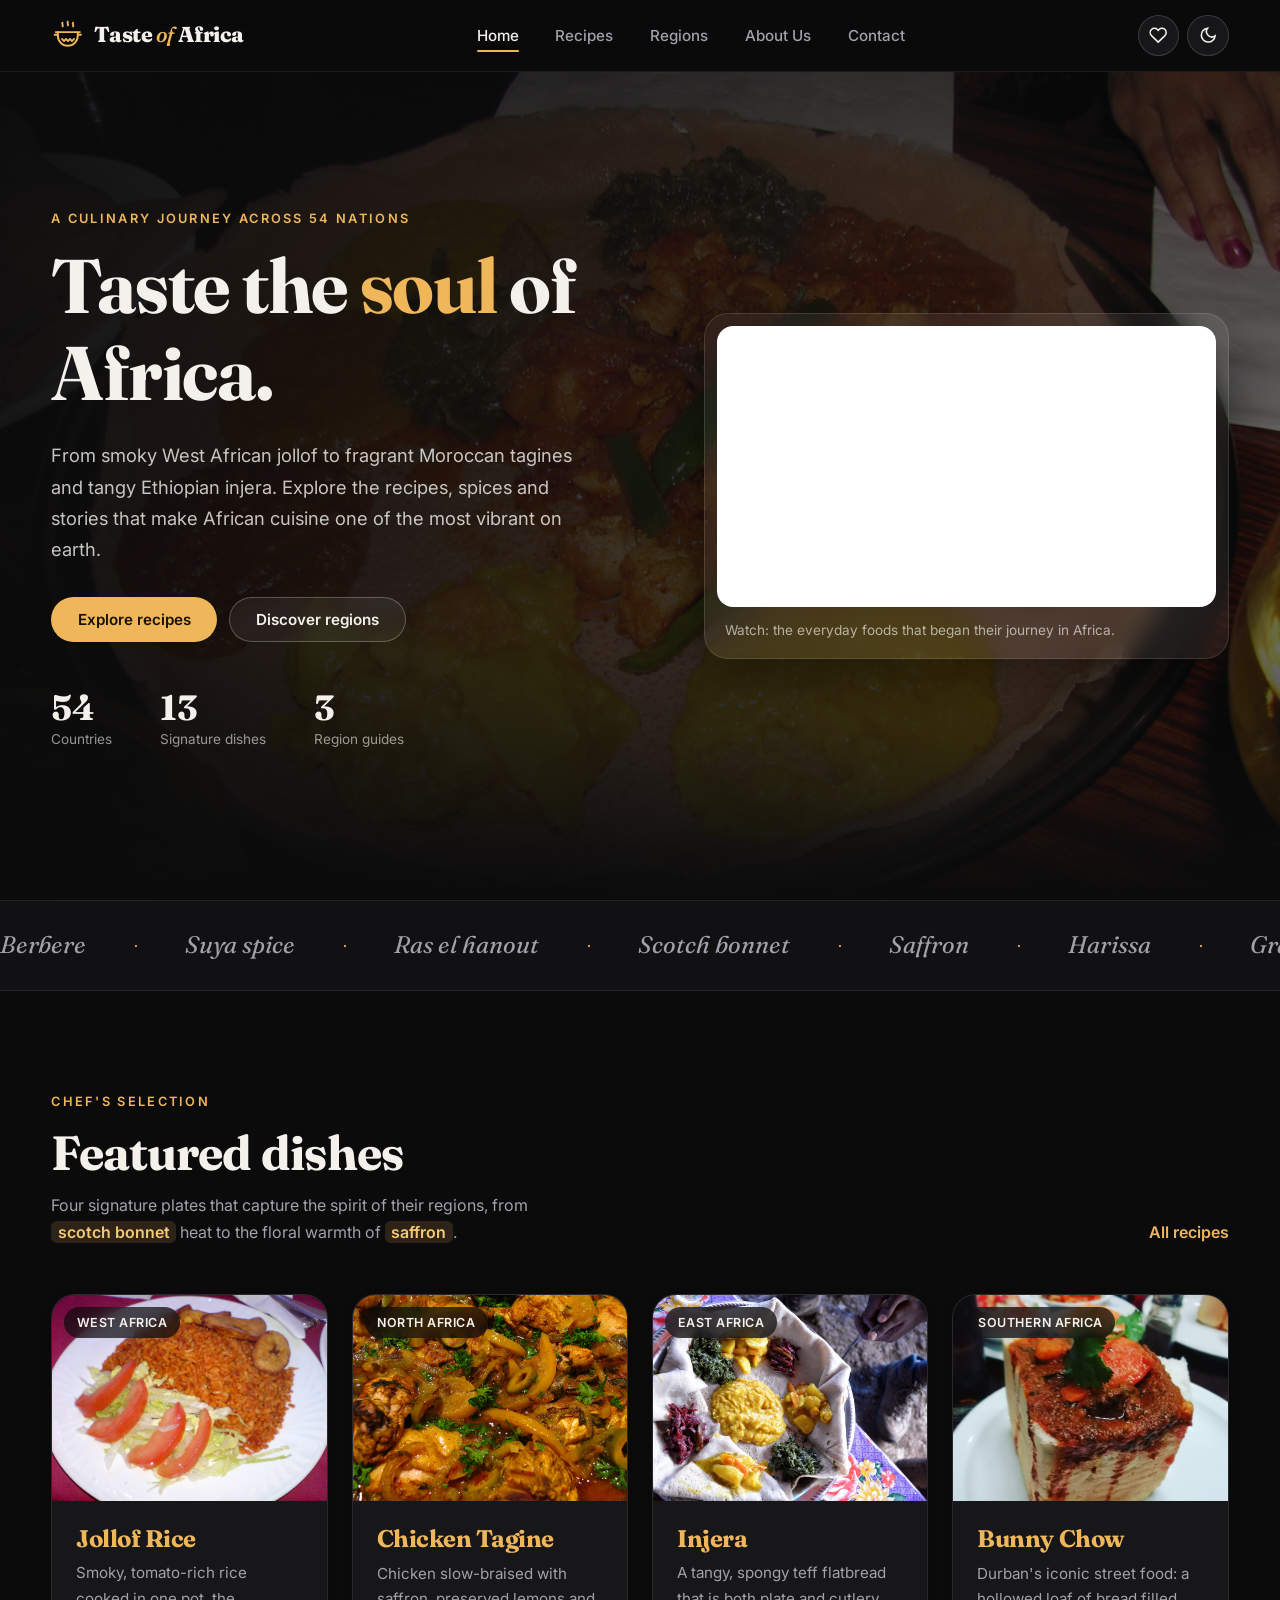
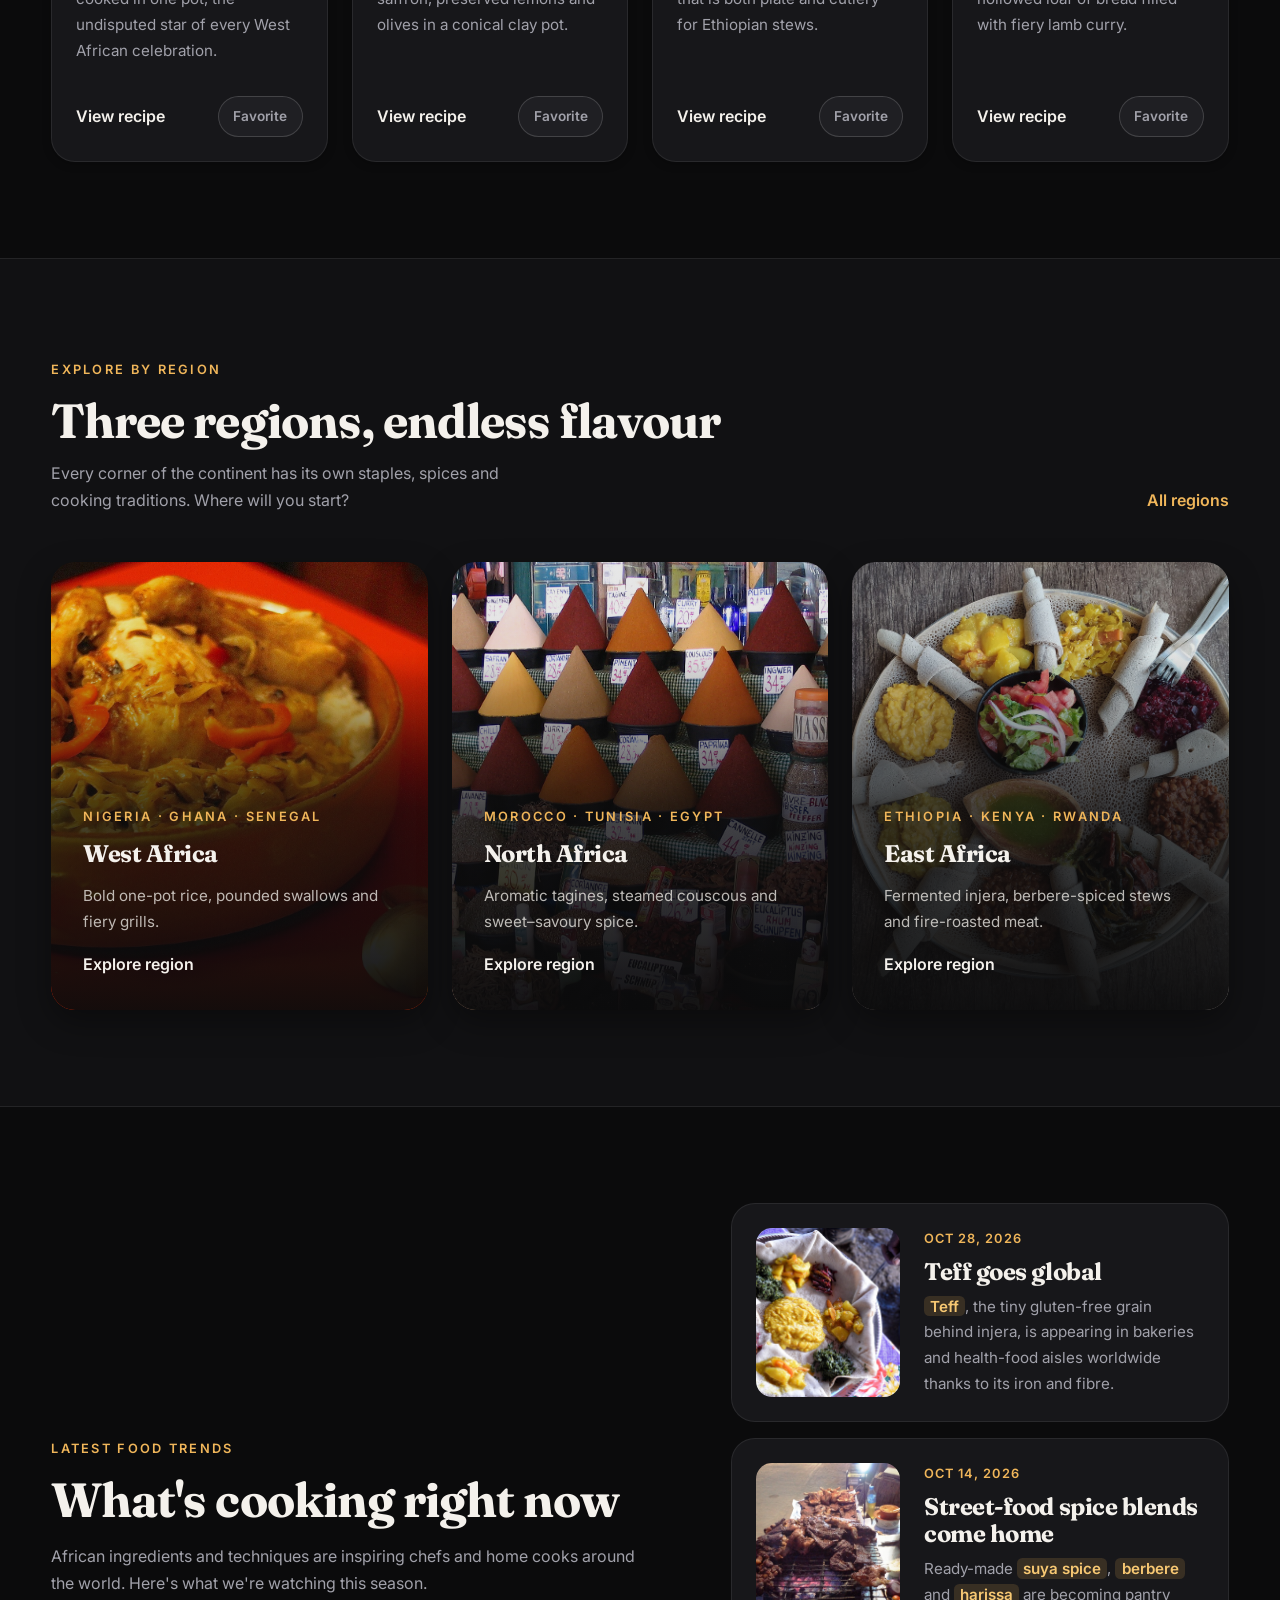
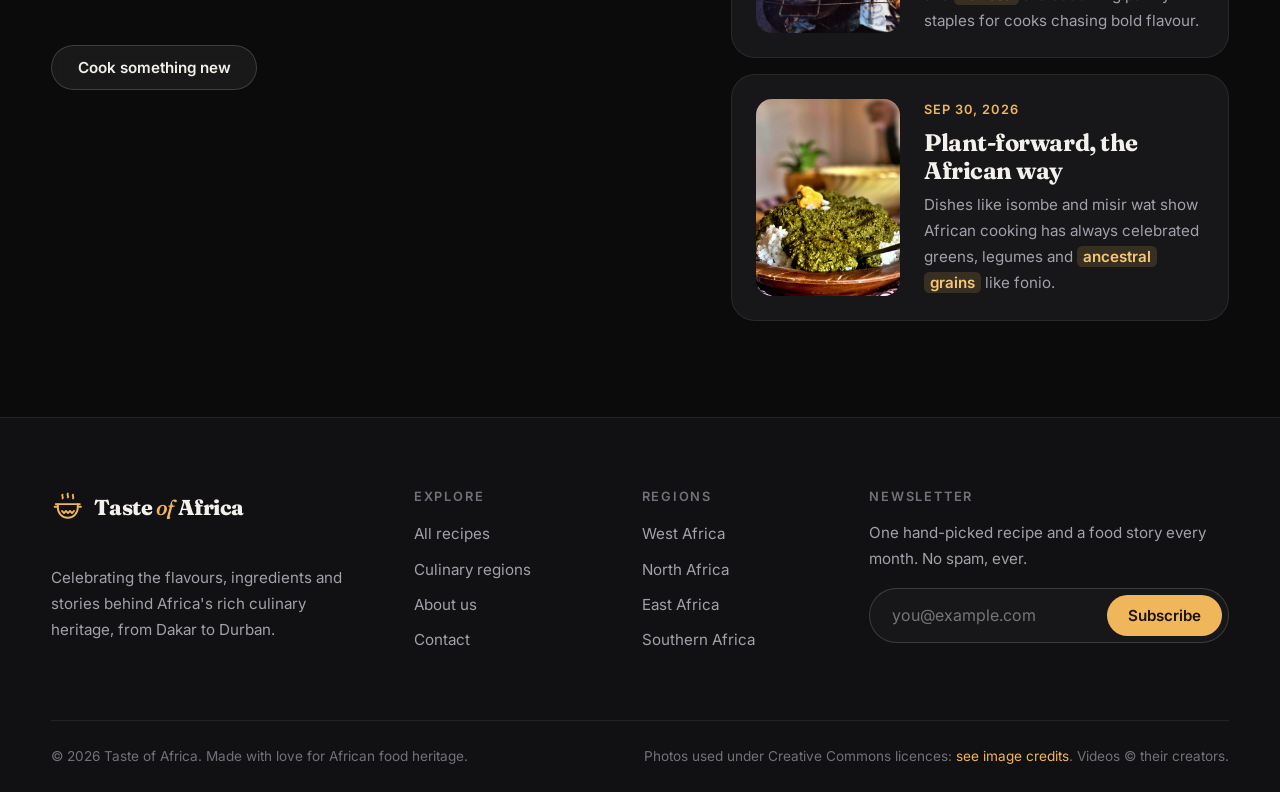
<file: index.html>
<!DOCTYPE html>
<html lang="en" data-theme="dark">
<head>
  <meta charset="UTF-8">
  <meta name="viewport" content="width=device-width, initial-scale=1.0">
  <meta name="description" content="Discover the rich, diverse flavours of African cuisine: recipes, regions and the stories behind them.">
  <meta name="theme-color" content="#0b0b0c">
  <title>Home: A Culinary Journey Across Africa | Taste of Africa</title>
  <link rel="icon" href="data:image/svg+xml,%3Csvg xmlns='http://www.w3.org/2000/svg' viewBox='0 0 32 32' fill='none' stroke='%23f0b65a' stroke-width='2.2' stroke-linecap='round' stroke-linejoin='round'%3E%3Crect width='32' height='32' rx='7' fill='%230b0b0c' stroke='none'/%3E%3Cpath d='M11 4c-1.2 1.2 1.2 2.4 0 3.6M16 3c-1.2 1.2 1.2 2.4 0 3.6M21 4c-1.2 1.2 1.2 2.4 0 3.6M4.5 12.5h23M6.5 12.5v3.5a9.5 9.5 0 0 0 19 0v-3.5M10.5 19l1.9 2 1.9-2 1.9 2 1.9-2 1.9 2 1.9-2'/%3E%3C/svg%3E">

  <link rel="preconnect" href="https://fonts.googleapis.com">
  <link rel="preconnect" href="https://fonts.gstatic.com" crossorigin>
  <link href="https://fonts.googleapis.com/css2?family=Fraunces:ital,opsz,wght@0,9..144,500;0,9..144,700;0,9..144,800;1,9..144,500&amp;family=Inter:wght@400;500;600;700&amp;display=swap" rel="stylesheet">

  <link rel="stylesheet" href="css/styles.css">
  <script>
    try {
      var savedTheme = JSON.parse(localStorage.getItem("toa-theme"));
      document.documentElement.setAttribute("data-theme", savedTheme === "light" ? "light" : "dark");
    } catch (e) {}
  </script>
</head>
<body>
  <a class="skip-link" href="#main">Skip to main content</a>

  <header class="site-header">
    <div class="container header-inner">
      <a href="index.html" class="logo" aria-label="Taste of Africa home">
        <svg class="logo-mark" viewBox="0 0 32 32" fill="none" stroke="currentColor" stroke-width="1.8" stroke-linecap="round" stroke-linejoin="round" aria-hidden="true"><path d="M11 3.5c-1.2 1.2 1.2 2.4 0 3.6M16 2.5c-1.2 1.2 1.2 2.4 0 3.6M21 3.5c-1.2 1.2 1.2 2.4 0 3.6"/><path d="M4.5 12.5h23"/><path d="M6.5 12.5v3.5a9.5 9.5 0 0 0 19 0v-3.5"/><path d="M10.5 19l1.9 2 1.9-2 1.9 2 1.9-2 1.9 2 1.9-2"/><path d="M6.5 15H3.5M25.5 15h3"/></svg>
        <span>Taste <em>of</em> Africa</span>
      </a>

      <nav class="main-nav" id="main-nav" aria-label="Main navigation">
        <ul class="nav-list">
          <li><a href="index.html" aria-current="page">Home</a></li>
          <li><a href="recipes.html">Recipes</a></li>
          <li><a href="regions.html">Regions</a></li>
          <li><a href="about.html">About Us</a></li>
          <li><a href="contact.html">Contact</a></li>
        </ul>
      </nav>

      <div class="header-actions">
        <a href="recipes.html?filter=favorites" class="icon-btn" aria-label="View your favourite recipes" title="Your favourites">
          <svg viewBox="0 0 24 24" fill="none" stroke="currentColor" stroke-width="2" aria-hidden="true"><path d="M20.8 4.6a5.5 5.5 0 0 0-7.8 0L12 5.7l-1-1.1a5.5 5.5 0 0 0-7.8 7.8l1 1.1L12 21l7.8-7.5 1-1.1a5.5 5.5 0 0 0 0-7.8z"/></svg>
          <span class="fav-badge" data-count="0"></span>
        </a>
        <button class="icon-btn" id="theme-toggle" type="button" aria-label="Switch to light mode">
          <svg class="icon-moon" viewBox="0 0 24 24" fill="none" stroke="currentColor" stroke-width="2" aria-hidden="true"><path d="M21 12.8A9 9 0 1 1 11.2 3a7 7 0 0 0 9.8 9.8z"/></svg>
          <svg class="icon-sun" viewBox="0 0 24 24" fill="none" stroke="currentColor" stroke-width="2" aria-hidden="true"><circle cx="12" cy="12" r="4.5"/><path d="M12 1.5v2.5M12 20v2.5M4.6 4.6l1.8 1.8M17.6 17.6l1.8 1.8M1.5 12H4M20 12h2.5M4.6 19.4l1.8-1.8M17.6 6.4l1.8-1.8"/></svg>
        </button>
        <button class="icon-btn nav-toggle" type="button" aria-expanded="false" aria-controls="main-nav" aria-label="Open menu">
          <svg viewBox="0 0 24 24" fill="none" stroke="currentColor" stroke-width="2" aria-hidden="true"><path d="M4 7h16M4 12h16M4 17h10"/></svg>
        </button>
      </div>
    </div>
  </header>

  <main id="main">

    <section class="hero" aria-labelledby="hero-title">
      <div class="container hero-grid">
        <div class="reveal">
          <span class="eyebrow">A culinary journey across 54 nations</span>
          <h1 id="hero-title">Taste the <span class="text-gradient">soul</span> of Africa.</h1>
          <p class="hero-lead">From smoky West African jollof to fragrant Moroccan tagines and tangy Ethiopian injera. Explore the recipes, spices and stories that make African cuisine one of the most vibrant on earth.</p>
          <div class="hero-actions">
            <a href="recipes.html" class="btn btn-primary">Explore recipes</a>
            <a href="regions.html" class="btn btn-ghost">Discover regions</a>
          </div>
          <ul class="hero-stats">
            <li><strong>54</strong><span>Countries</span></li>
            <li><strong>13</strong><span>Signature dishes</span></li>
            <li><strong>3</strong><span>Region guides</span></li>
          </ul>
        </div>
        <figure class="video-card reveal">
          <div class="video-frame">
            <iframe src="https://www.youtube-nocookie.com/embed/ptCJtJSwBqs" title="These 10 foods came from Africa — Where Food Began" loading="lazy" allow="accelerometer; autoplay; clipboard-write; encrypted-media; gyroscope; picture-in-picture; web-share" referrerpolicy="strict-origin-when-cross-origin" allowfullscreen></iframe>
          </div>
          <figcaption>Watch: the everyday foods that began their journey in Africa.</figcaption>
        </figure>
      </div>
    </section>

    <section class="ticker" aria-label="Signature African spices">
      <ul class="ticker-track">
          <li>Berbere</li>
          <li>Suya spice</li>
          <li>Ras el hanout</li>
          <li>Scotch bonnet</li>
          <li>Saffron</li>
          <li>Harissa</li>
          <li>Grains of paradise</li>
          <li>Cardamom</li>
          <li>Peri-peri</li>
          <li>Niter kibbeh</li>
          <li>Dawadawa</li>
          <li>Cloves of Zanzibar</li>
          <li aria-hidden="true">Berbere</li>
          <li aria-hidden="true">Suya spice</li>
          <li aria-hidden="true">Ras el hanout</li>
          <li aria-hidden="true">Scotch bonnet</li>
          <li aria-hidden="true">Saffron</li>
          <li aria-hidden="true">Harissa</li>
          <li aria-hidden="true">Grains of paradise</li>
          <li aria-hidden="true">Cardamom</li>
          <li aria-hidden="true">Peri-peri</li>
          <li aria-hidden="true">Niter kibbeh</li>
          <li aria-hidden="true">Dawadawa</li>
          <li aria-hidden="true">Cloves of Zanzibar</li>
      </ul>
    </section>

    <section class="section" aria-labelledby="featured-title">
      <div class="container">
        <div class="section-head reveal">
          <div>
            <span class="eyebrow">Chef's selection</span>
            <h2 id="featured-title">Featured dishes</h2>
            <p>Four signature plates that capture the spirit of their regions, from <mark>scotch bonnet</mark> heat to the floral warmth of <mark>saffron</mark>.</p>
          </div>
          <a href="recipes.html" class="link-arrow">All recipes</a>
        </div>
        <div class="grid grid-4 reveal">
          <figure class="card dish-card">
            <div class="card-media">
              <img src="images/jollof-rice.jpg" alt="Jollof rice served with fresh tomatoes and fried plantain" loading="lazy">
              <span class="chip">West Africa</span>
            </div>
            <figcaption>
              <h3><a class="card-link" href="jollof-rice.html">Jollof Rice</a></h3>
              <p>Smoky, tomato-rich rice cooked in one pot, the undisputed star of every West African celebration.</p>
              <div class="card-actions">
                <span class="link-arrow">View recipe</span>
                <button class="fav-btn" type="button" data-id="jollof-rice" aria-pressed="false" aria-label="Save Jollof Rice to favorites"><span class="fav-label">Favorite</span></button>
              </div>
            </figcaption>
          </figure>
          <figure class="card dish-card">
            <div class="card-media">
              <img src="images/tagine.jpg" alt="Chicken tagine with preserved lemons and green olives" loading="lazy">
              <span class="chip">North Africa</span>
            </div>
            <figcaption>
              <h3><a class="card-link" href="tagine.html">Chicken Tagine</a></h3>
              <p>Chicken slow-braised with saffron, preserved lemons and olives in a conical clay pot.</p>
              <div class="card-actions">
                <span class="link-arrow">View recipe</span>
                <button class="fav-btn" type="button" data-id="tagine" aria-pressed="false" aria-label="Save Chicken Tagine to favorites"><span class="fav-label">Favorite</span></button>
              </div>
            </figcaption>
          </figure>
          <figure class="card dish-card">
            <div class="card-media">
              <img src="images/injera.jpg" alt="Injera on a woven basket topped with colourful Ethiopian stews" loading="lazy">
              <span class="chip">East Africa</span>
            </div>
            <figcaption>
              <h3><a class="card-link" href="injera.html">Injera</a></h3>
              <p>A tangy, spongy teff flatbread that is both plate and cutlery for Ethiopian stews.</p>
              <div class="card-actions">
                <span class="link-arrow">View recipe</span>
                <button class="fav-btn" type="button" data-id="injera" aria-pressed="false" aria-label="Save Injera to favorites"><span class="fav-label">Favorite</span></button>
              </div>
            </figcaption>
          </figure>
          <figure class="card dish-card">
            <div class="card-media">
              <img src="images/bunny-chow.jpg" alt="A Durban mutton bunny chow topped with fresh coriander" loading="lazy">
              <span class="chip">Southern Africa</span>
            </div>
            <figcaption>
              <h3><a class="card-link" href="bunny-chow.html">Bunny Chow</a></h3>
              <p>Durban&#x27;s iconic street food: a hollowed loaf of bread filled with fiery lamb curry.</p>
              <div class="card-actions">
                <span class="link-arrow">View recipe</span>
                <button class="fav-btn" type="button" data-id="bunny-chow" aria-pressed="false" aria-label="Save Bunny Chow to favorites"><span class="fav-label">Favorite</span></button>
              </div>
            </figcaption>
          </figure>
        </div>
      </div>
    </section>

    <section class="section section-alt" aria-labelledby="regions-title">
      <div class="container">
        <div class="section-head reveal">
          <div>
            <span class="eyebrow">Explore by region</span>
            <h2 id="regions-title">Three regions, endless flavour</h2>
            <p>Every corner of the continent has its own staples, spices and cooking traditions. Where will you start?</p>
          </div>
          <a href="regions.html" class="link-arrow">All regions</a>
        </div>
        <div class="grid grid-3 reveal">
          <a class="region-card" href="west-africa.html">
            <img src="images/west-africa-hero.jpg" alt="A bowl of Senegalese chicken yassa from West Africa" loading="lazy">
            <div class="region-card-body">
              <span class="eyebrow">Nigeria · Ghana · Senegal</span>
              <h3>West Africa</h3>
              <p>Bold one-pot rice, pounded swallows and fiery grills.</p>
              <span class="link-arrow">Explore region</span>
            </div>
          </a>
          <a class="region-card" href="north-africa.html">
            <img src="images/north-africa-hero.jpg" alt="Colourful pyramids of spices at a North African market" loading="lazy">
            <div class="region-card-body">
              <span class="eyebrow">Morocco · Tunisia · Egypt</span>
              <h3>North Africa</h3>
              <p>Aromatic tagines, steamed couscous and sweet–savoury spice.</p>
              <span class="link-arrow">Explore region</span>
            </div>
          </a>
          <a class="region-card" href="east-africa.html">
            <img src="images/east-africa-hero.jpg" alt="An Ethiopian platter of stews served on injera" loading="lazy">
            <div class="region-card-body">
              <span class="eyebrow">Ethiopia · Kenya · Rwanda</span>
              <h3>East Africa</h3>
              <p>Fermented injera, berbere-spiced stews and fire-roasted meat.</p>
              <span class="link-arrow">Explore region</span>
            </div>
          </a>
        </div>
      </div>
    </section>

    <section class="section" aria-labelledby="trends-title">
      <div class="container split">
        <div class="reveal">
          <span class="eyebrow">Latest food trends</span>
          <h2 id="trends-title">What's cooking right now</h2>
          <p class="muted">African ingredients and techniques are inspiring chefs and home cooks around the world. Here's what we're watching this season.</p>
          <a href="recipes.html" class="btn btn-ghost mt-6">Cook something new</a>
        </div>
        <div class="trends-layout reveal">
          <article class="trend-card">
            <img src="images/injera.jpg" alt="Injera made from teff flour" loading="lazy">
            <div>
              <time datetime="2026-10-28">Oct 28, 2026</time>
              <h3>Teff goes global</h3>
              <p><mark>Teff</mark>, the tiny gluten-free grain behind injera, is appearing in bakeries and health-food aisles worldwide thanks to its iron and fibre.</p>
            </div>
          </article>
          <article class="trend-card">
            <img src="images/suya.jpg" alt="Suya skewers coated in yaji spice" loading="lazy">
            <div>
              <time datetime="2026-10-14">Oct 14, 2026</time>
              <h3>Street-food spice blends come home</h3>
              <p>Ready-made <mark>suya spice</mark>, <mark>berbere</mark> and <mark>harissa</mark> are becoming pantry staples for cooks chasing bold flavour.</p>
            </div>
          </article>
          <article class="trend-card">
            <img src="images/isombe.jpg" alt="Isombe, a cassava leaf stew" loading="lazy">
            <div>
              <time datetime="2026-09-30">Sep 30, 2026</time>
              <h3>Plant-forward, the African way</h3>
              <p>Dishes like isombe and misir wat show African cooking has always celebrated greens, legumes and <mark>ancestral grains</mark> like fonio.</p>
            </div>
          </article>
        </div>
      </div>
    </section>
  </main>

  <footer class="site-footer">
    <div class="container footer-grid">
      <section>
        <a href="index.html" class="logo"><svg class="logo-mark" viewBox="0 0 32 32" fill="none" stroke="currentColor" stroke-width="1.8" stroke-linecap="round" stroke-linejoin="round" aria-hidden="true"><path d="M11 3.5c-1.2 1.2 1.2 2.4 0 3.6M16 2.5c-1.2 1.2 1.2 2.4 0 3.6M21 3.5c-1.2 1.2 1.2 2.4 0 3.6"/><path d="M4.5 12.5h23"/><path d="M6.5 12.5v3.5a9.5 9.5 0 0 0 19 0v-3.5"/><path d="M10.5 19l1.9 2 1.9-2 1.9 2 1.9-2 1.9 2 1.9-2"/><path d="M6.5 15H3.5M25.5 15h3"/></svg><span>Taste <em>of</em> Africa</span></a>
        <p class="mt-6">Celebrating the flavours, ingredients and stories behind Africa's rich culinary heritage, from Dakar to Durban.</p>
      </section>
      <nav aria-label="Footer: explore">
        <h2>Explore</h2>
        <ul class="footer-links">
          <li><a href="recipes.html">All recipes</a></li>
          <li><a href="regions.html">Culinary regions</a></li>
          <li><a href="about.html">About us</a></li>
          <li><a href="contact.html">Contact</a></li>
        </ul>
      </nav>
      <nav aria-label="Footer: regions">
        <h2>Regions</h2>
        <ul class="footer-links">
          <li><a href="west-africa.html">West Africa</a></li>
          <li><a href="north-africa.html">North Africa</a></li>
          <li><a href="east-africa.html">East Africa</a></li>
          <li><a href="recipes.html?filter=southern-africa">Southern Africa</a></li>
        </ul>
      </nav>
      <section aria-labelledby="newsletter-title">
        <h2 id="newsletter-title">Newsletter</h2>
        <p>One hand-picked recipe and a food story every month. No spam, ever.</p>
        <form class="newsletter-form" novalidate>
          <label for="newsletter-email" class="visually-hidden">Email address</label>
          <input type="email" id="newsletter-email" name="newsletter-email" placeholder="you@example.com" autocomplete="email" required>
          <button type="submit" class="btn btn-primary">Subscribe</button>
        </form>
        <p class="newsletter-msg" role="status" aria-live="polite"></p>
      </section>
    </div>
    <div class="container footer-bottom">
      <p>&copy; <span class="current-year">2026</span> Taste of Africa. Made with love for African food heritage.</p>
      <p>Photos used under Creative Commons licences: <a href="about.html#credits">see image credits</a>. Videos &copy; their creators.</p>
    </div>
  </footer>

  <button class="icon-btn back-to-top" type="button" aria-label="Back to top">
    <svg viewBox="0 0 24 24" fill="none" stroke="currentColor" stroke-width="2" aria-hidden="true"><path d="M12 19V5M5 12l7-7 7 7"/></svg>
  </button>

  <script src="js/script.js"></script>
</body>
</html>
</file>
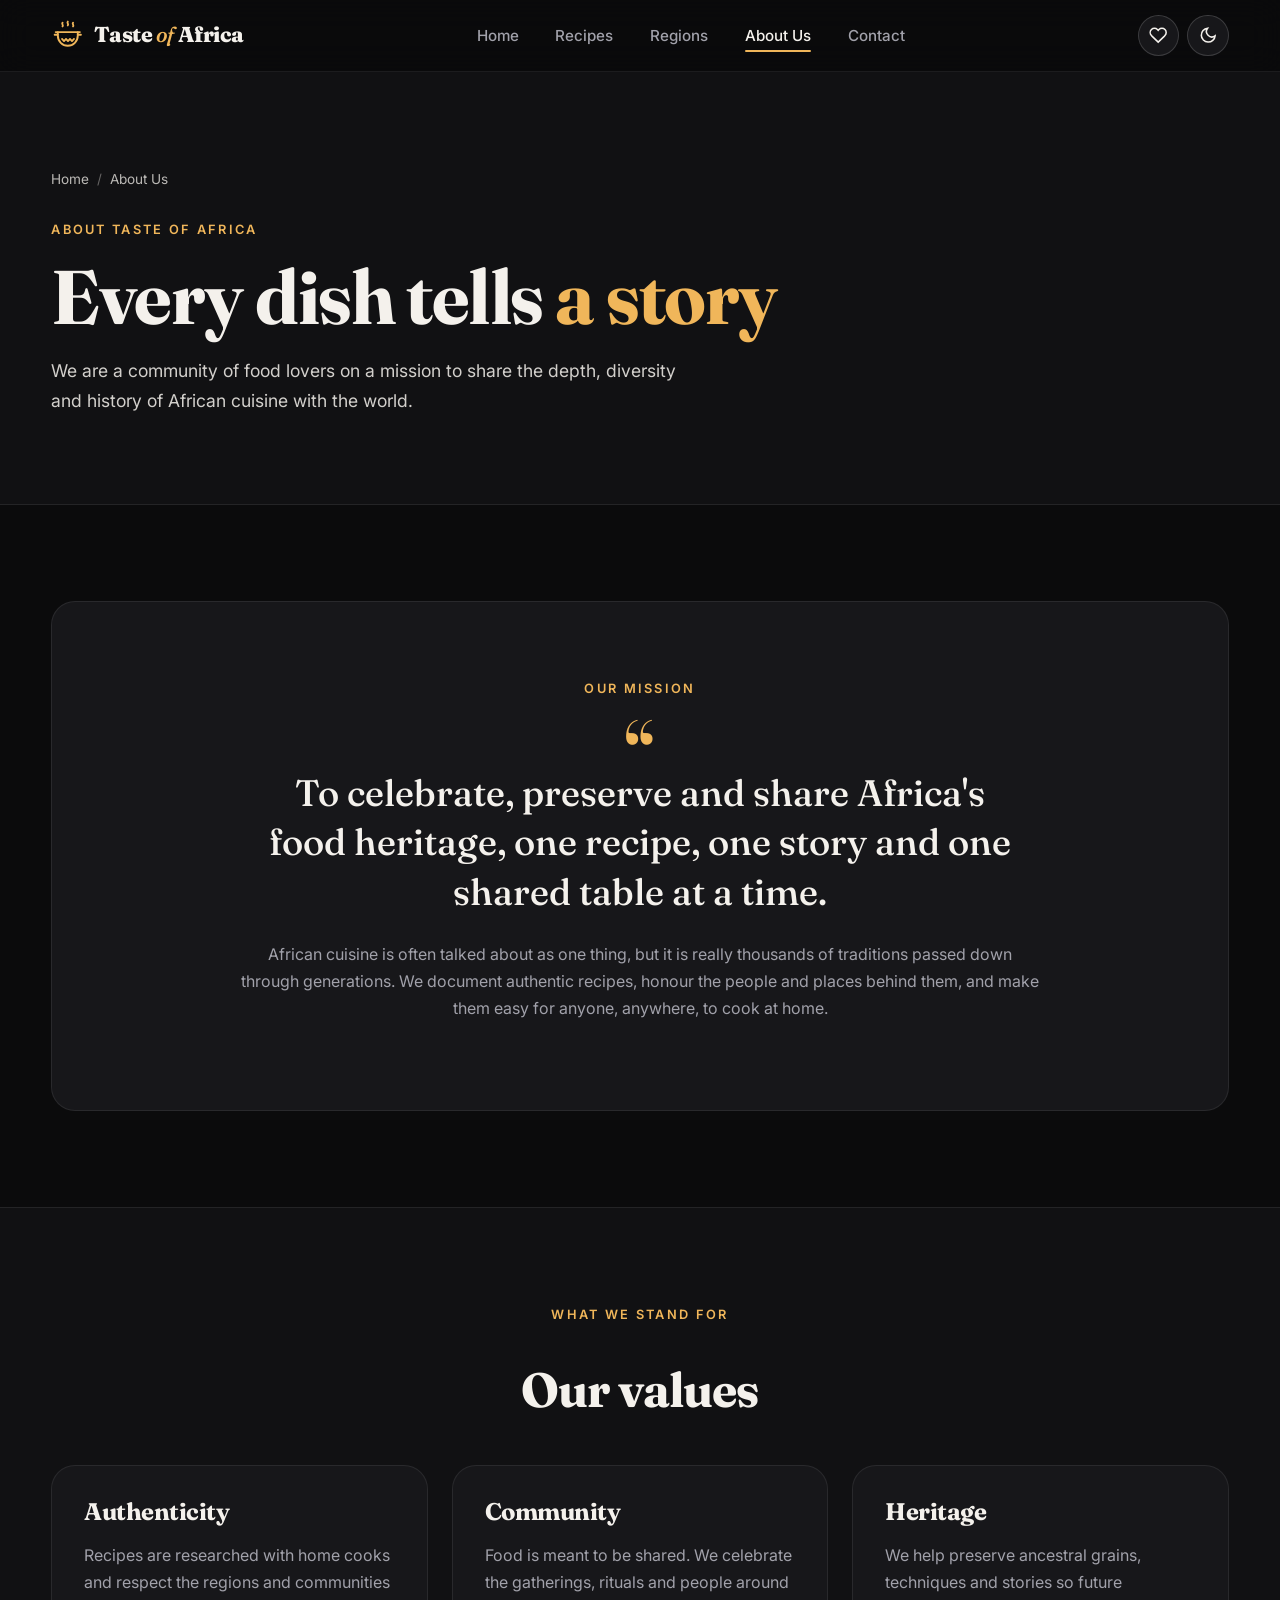
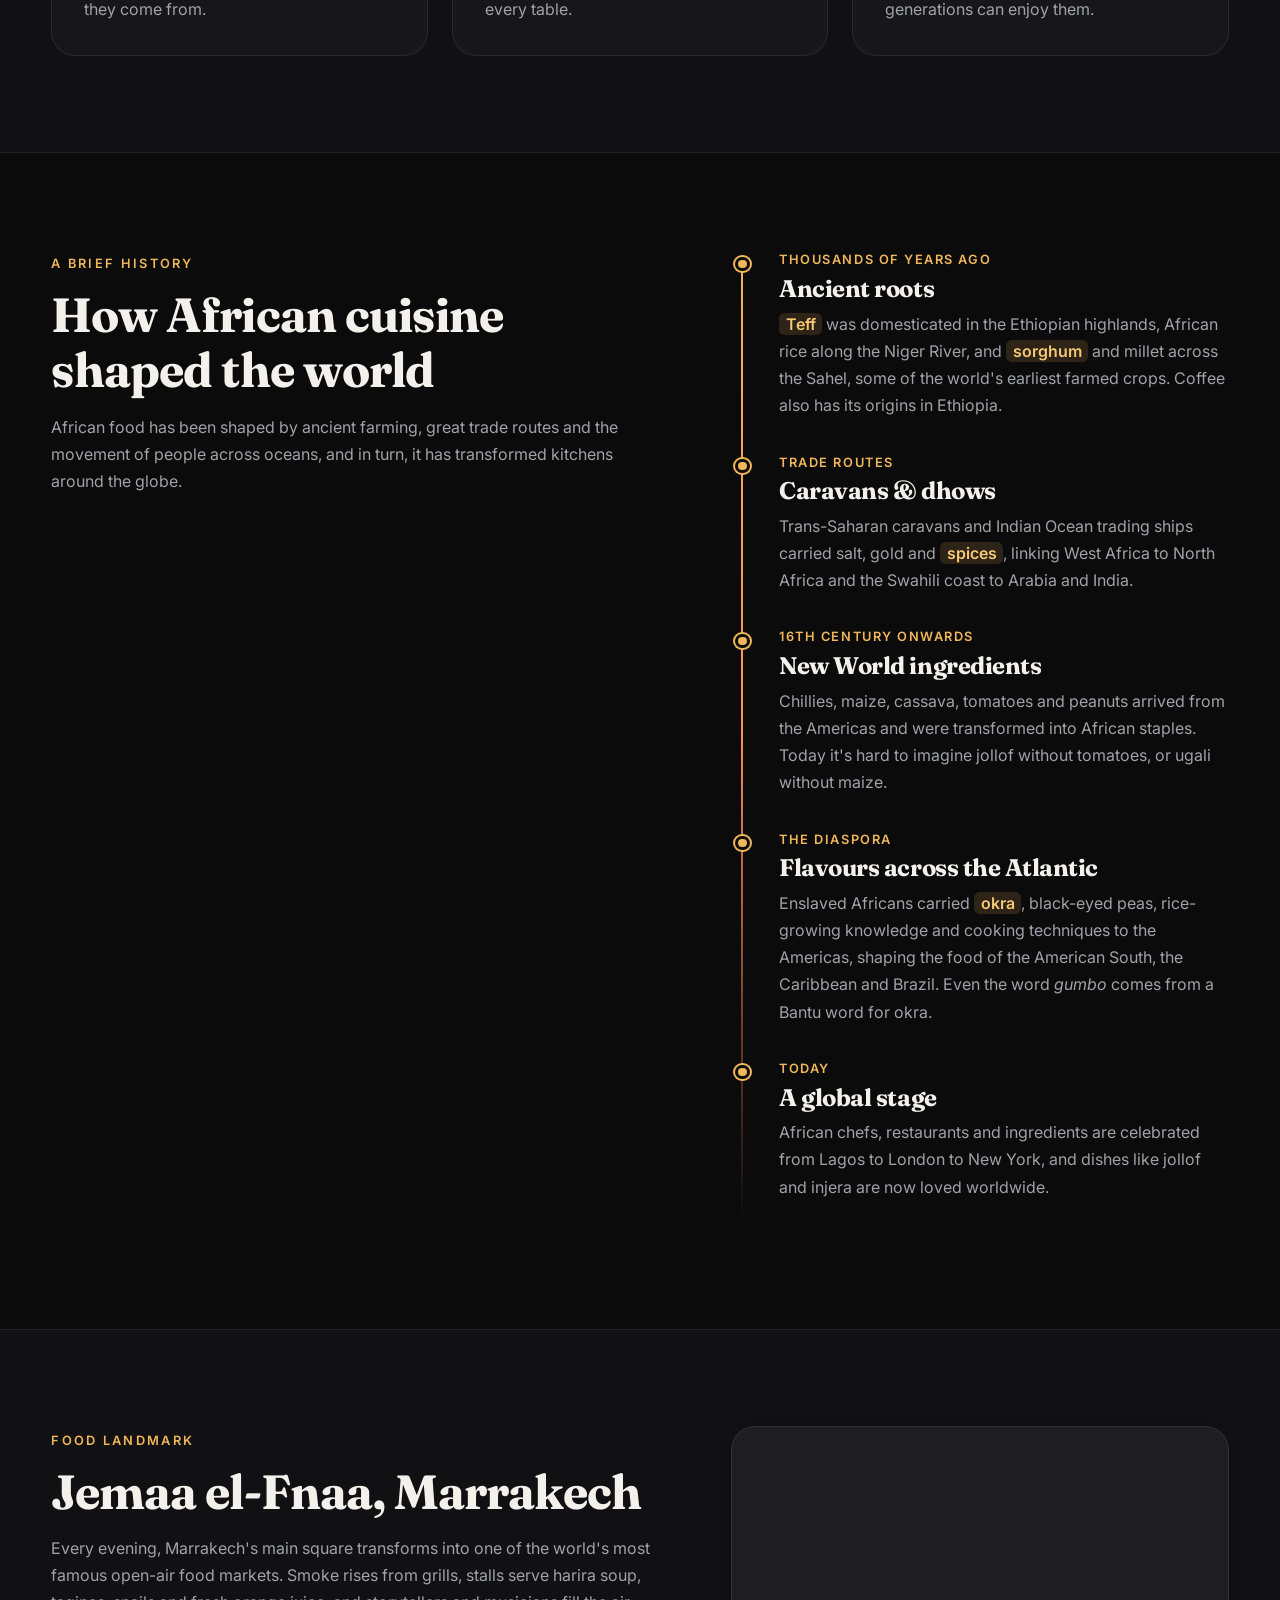
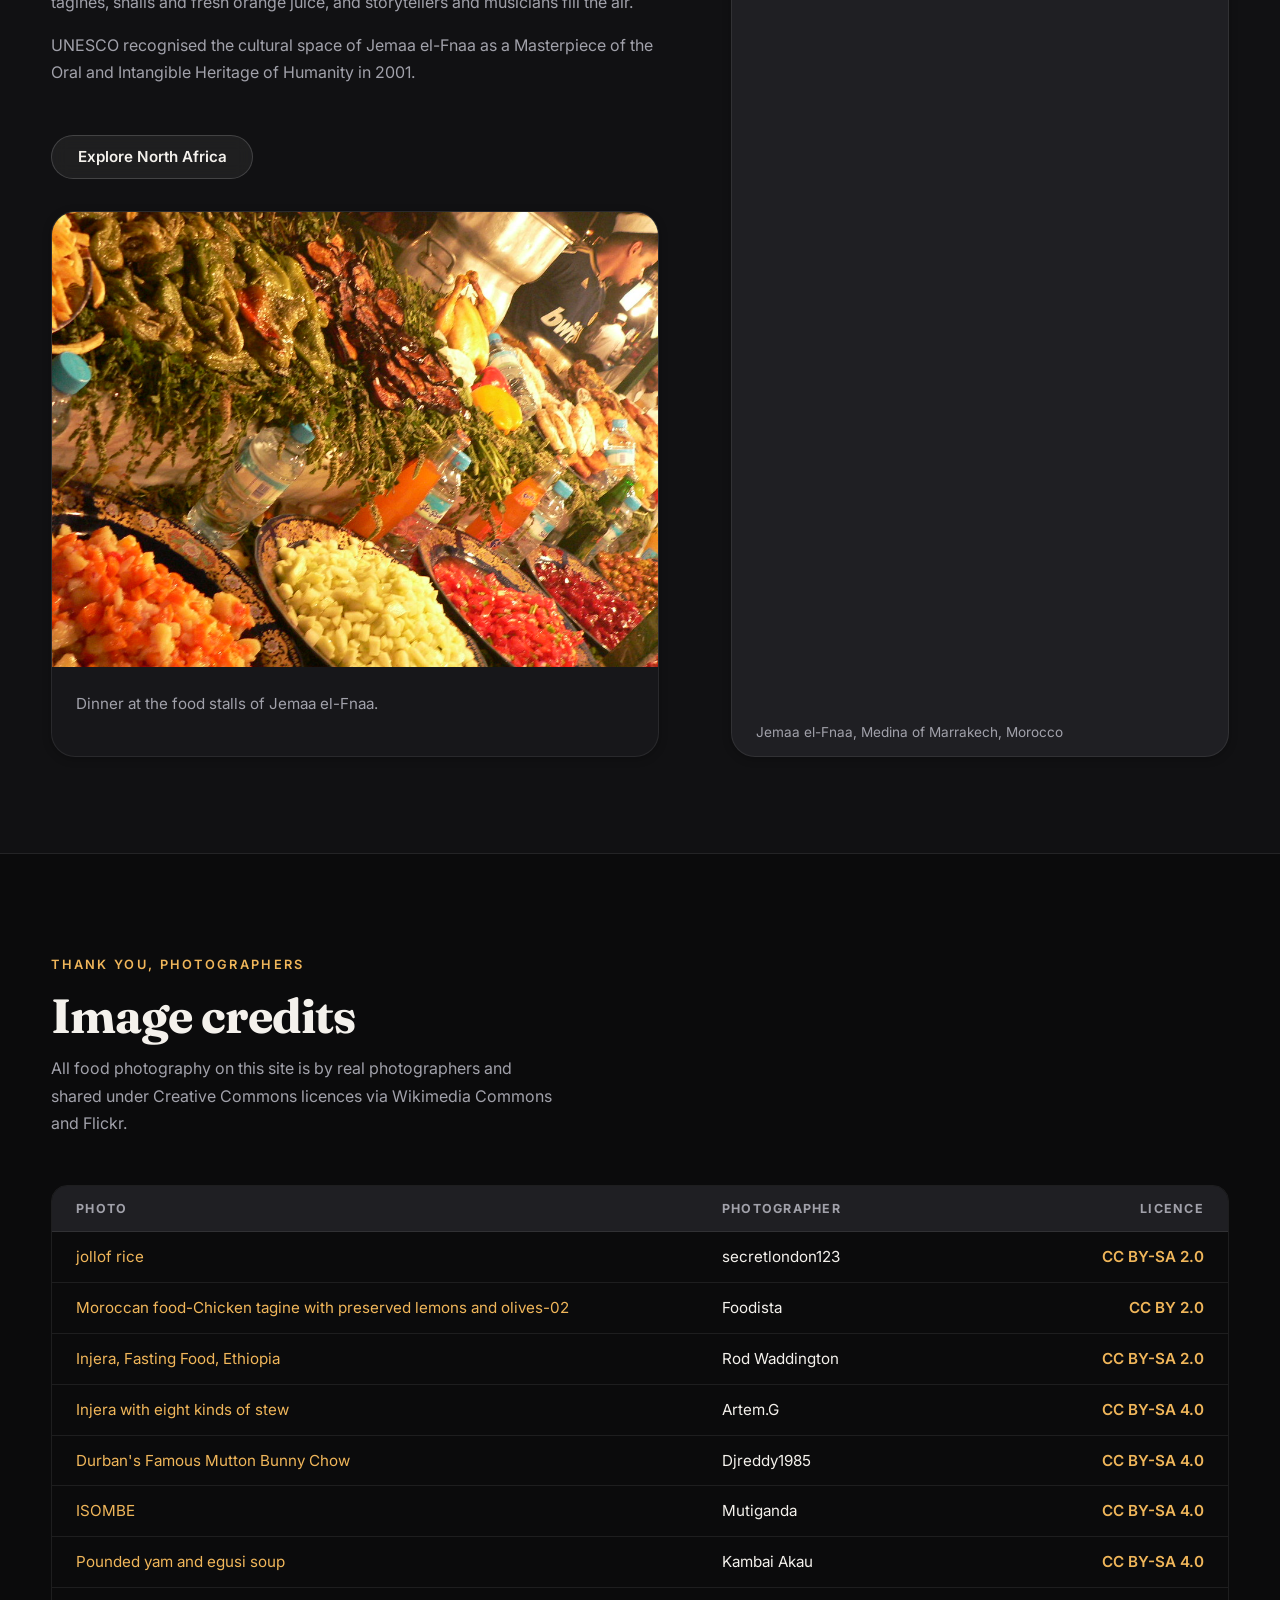
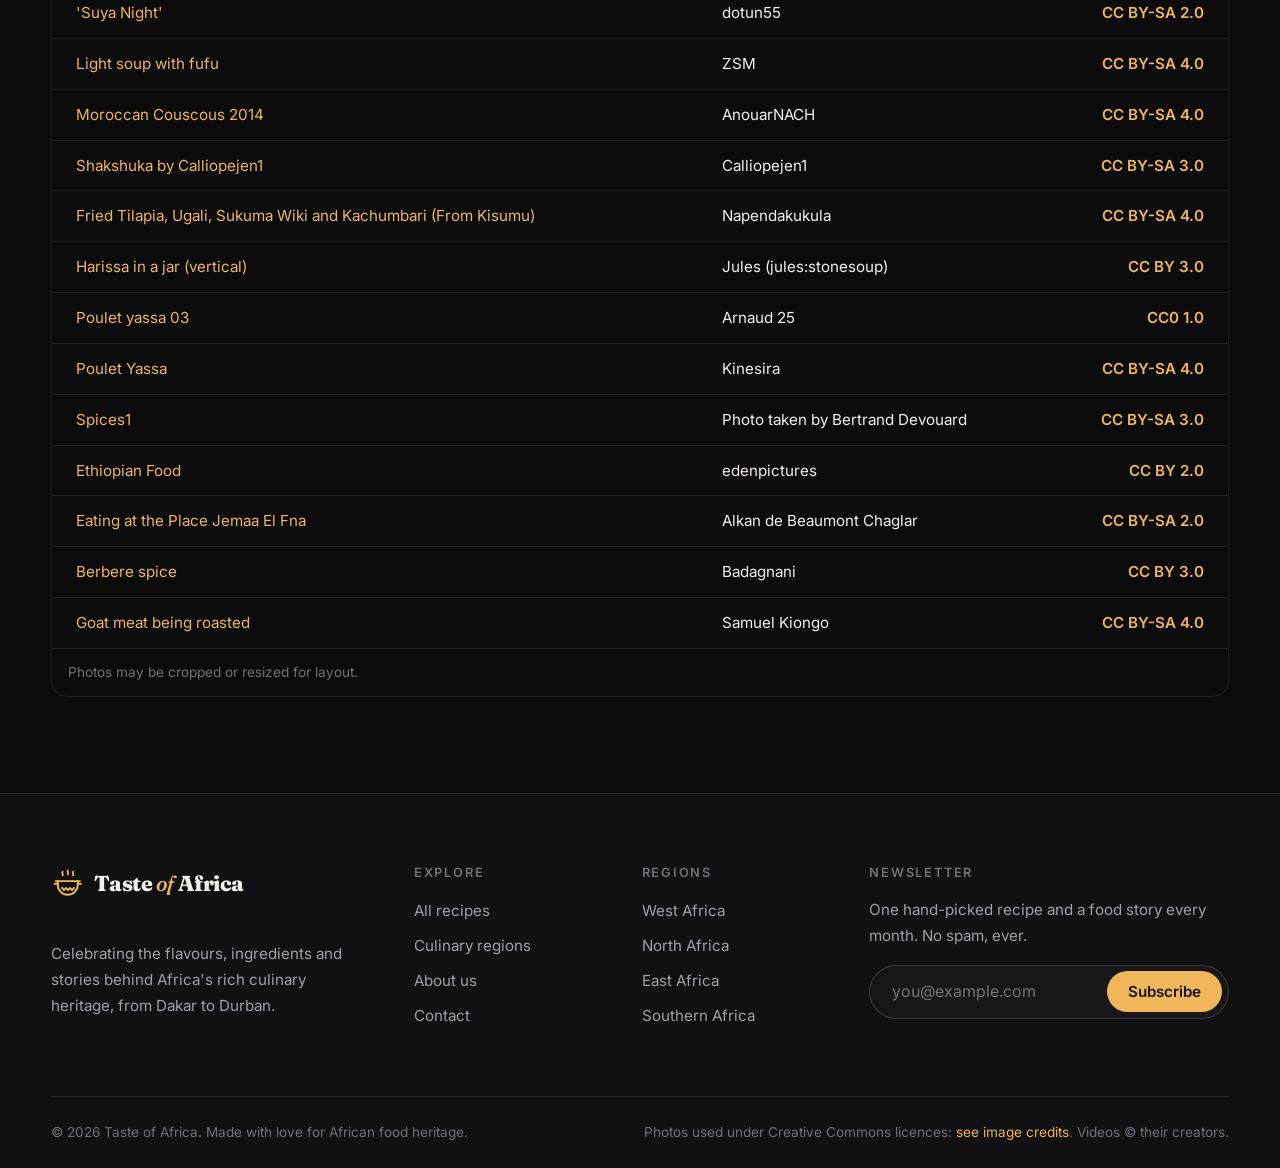
<file: about.html>
<!DOCTYPE html>
<html lang="en" data-theme="dark">
<head>
  <meta charset="UTF-8">
  <meta name="viewport" content="width=device-width, initial-scale=1.0">
  <meta name="description" content="Our mission to celebrate and preserve African food heritage, and a brief history of African cuisine.">
  <meta name="theme-color" content="#0b0b0c">
  <title>About Us | Taste of Africa</title>
  <link rel="icon" href="data:image/svg+xml,%3Csvg xmlns='http://www.w3.org/2000/svg' viewBox='0 0 32 32' fill='none' stroke='%23f0b65a' stroke-width='2.2' stroke-linecap='round' stroke-linejoin='round'%3E%3Crect width='32' height='32' rx='7' fill='%230b0b0c' stroke='none'/%3E%3Cpath d='M11 4c-1.2 1.2 1.2 2.4 0 3.6M16 3c-1.2 1.2 1.2 2.4 0 3.6M21 4c-1.2 1.2 1.2 2.4 0 3.6M4.5 12.5h23M6.5 12.5v3.5a9.5 9.5 0 0 0 19 0v-3.5M10.5 19l1.9 2 1.9-2 1.9 2 1.9-2 1.9 2 1.9-2'/%3E%3C/svg%3E">

  <link rel="preconnect" href="https://fonts.googleapis.com">
  <link rel="preconnect" href="https://fonts.gstatic.com" crossorigin>
  <link href="https://fonts.googleapis.com/css2?family=Fraunces:ital,opsz,wght@0,9..144,500;0,9..144,700;0,9..144,800;1,9..144,500&amp;family=Inter:wght@400;500;600;700&amp;display=swap" rel="stylesheet">

  <link rel="stylesheet" href="css/styles.css">
  <script>
    try {
      var savedTheme = JSON.parse(localStorage.getItem("toa-theme"));
      document.documentElement.setAttribute("data-theme", savedTheme === "light" ? "light" : "dark");
    } catch (e) {}
  </script>
</head>
<body>
  <a class="skip-link" href="#main">Skip to main content</a>

  <header class="site-header">
    <div class="container header-inner">
      <a href="index.html" class="logo" aria-label="Taste of Africa home">
        <svg class="logo-mark" viewBox="0 0 32 32" fill="none" stroke="currentColor" stroke-width="1.8" stroke-linecap="round" stroke-linejoin="round" aria-hidden="true"><path d="M11 3.5c-1.2 1.2 1.2 2.4 0 3.6M16 2.5c-1.2 1.2 1.2 2.4 0 3.6M21 3.5c-1.2 1.2 1.2 2.4 0 3.6"/><path d="M4.5 12.5h23"/><path d="M6.5 12.5v3.5a9.5 9.5 0 0 0 19 0v-3.5"/><path d="M10.5 19l1.9 2 1.9-2 1.9 2 1.9-2 1.9 2 1.9-2"/><path d="M6.5 15H3.5M25.5 15h3"/></svg>
        <span>Taste <em>of</em> Africa</span>
      </a>

      <nav class="main-nav" id="main-nav" aria-label="Main navigation">
        <ul class="nav-list">
          <li><a href="index.html">Home</a></li>
          <li><a href="recipes.html">Recipes</a></li>
          <li><a href="regions.html">Regions</a></li>
          <li><a href="about.html" aria-current="page">About Us</a></li>
          <li><a href="contact.html">Contact</a></li>
        </ul>
      </nav>

      <div class="header-actions">
        <a href="recipes.html?filter=favorites" class="icon-btn" aria-label="View your favourite recipes" title="Your favourites">
          <svg viewBox="0 0 24 24" fill="none" stroke="currentColor" stroke-width="2" aria-hidden="true"><path d="M20.8 4.6a5.5 5.5 0 0 0-7.8 0L12 5.7l-1-1.1a5.5 5.5 0 0 0-7.8 7.8l1 1.1L12 21l7.8-7.5 1-1.1a5.5 5.5 0 0 0 0-7.8z"/></svg>
          <span class="fav-badge" data-count="0"></span>
        </a>
        <button class="icon-btn" id="theme-toggle" type="button" aria-label="Switch to light mode">
          <svg class="icon-moon" viewBox="0 0 24 24" fill="none" stroke="currentColor" stroke-width="2" aria-hidden="true"><path d="M21 12.8A9 9 0 1 1 11.2 3a7 7 0 0 0 9.8 9.8z"/></svg>
          <svg class="icon-sun" viewBox="0 0 24 24" fill="none" stroke="currentColor" stroke-width="2" aria-hidden="true"><circle cx="12" cy="12" r="4.5"/><path d="M12 1.5v2.5M12 20v2.5M4.6 4.6l1.8 1.8M17.6 17.6l1.8 1.8M1.5 12H4M20 12h2.5M4.6 19.4l1.8-1.8M17.6 6.4l1.8-1.8"/></svg>
        </button>
        <button class="icon-btn nav-toggle" type="button" aria-expanded="false" aria-controls="main-nav" aria-label="Open menu">
          <svg viewBox="0 0 24 24" fill="none" stroke="currentColor" stroke-width="2" aria-hidden="true"><path d="M4 7h16M4 12h16M4 17h10"/></svg>
        </button>
      </div>
    </div>
  </header>

  <main id="main">
    <section class="page-hero plain">
      <div class="container">
        <nav aria-label="Breadcrumb"><ol class="breadcrumb"><li><a href="index.html">Home</a></li><li aria-current="page">About Us</li></ol></nav>
        <span class="eyebrow">About Taste of Africa</span>
        <h1>Every dish tells <span class="text-gradient">a story</span></h1>
        <p>We are a community of food lovers on a mission to share the depth, diversity and history of African cuisine with the world.</p>
      </div>
    </section>

    <section class="section" aria-labelledby="mission-title">
      <div class="container">
        <div class="mission reveal">
          <span class="eyebrow" id="mission-title">Our mission</span>
          <blockquote>
            <p>To celebrate, preserve and share Africa's food heritage, one recipe, one story and one shared table at a time.</p>
          </blockquote>
          <p class="muted container-narrow">African cuisine is often talked about as one thing, but it is really thousands of traditions passed down through generations. We document authentic recipes, honour the people and places behind them, and make them easy for anyone, anywhere, to cook at home.</p>
        </div>
      </div>
    </section>

    <section class="section section-alt" aria-labelledby="values-title">
      <div class="container">
        <div class="section-head center reveal">
          <span class="eyebrow">What we stand for</span>
          <h2 id="values-title">Our values</h2>
        </div>
        <div class="grid grid-3 reveal">
          <article class="value-card">
            <h3>Authenticity</h3>
            <p>Recipes are researched with home cooks and respect the regions and communities they come from.</p>
          </article>
          <article class="value-card">
            <h3>Community</h3>
            <p>Food is meant to be shared. We celebrate the gatherings, rituals and people around every table.</p>
          </article>
          <article class="value-card">
            <h3>Heritage</h3>
            <p>We help preserve ancestral grains, techniques and stories so future generations can enjoy them.</p>
          </article>
        </div>
      </div>
    </section>

    <section class="section" aria-labelledby="history-title">
      <div class="container split" style="align-items: start;">
        <div class="reveal" style="position: sticky; top: calc(var(--header-h) + 2rem);">
          <span class="eyebrow">A brief history</span>
          <h2 id="history-title">How African cuisine shaped the world</h2>
          <p class="muted">African food has been shaped by ancient farming, great trade routes and the movement of people across oceans, and in turn, it has transformed kitchens around the globe.</p>
        </div>
        <ol class="timeline reveal">
          <li>
            <span class="era">Thousands of years ago</span>
            <h3>Ancient roots</h3>
            <p><mark>Teff</mark> was domesticated in the Ethiopian highlands, African rice along the Niger River, and <mark>sorghum</mark> and millet across the Sahel, some of the world's earliest farmed crops. Coffee also has its origins in Ethiopia.</p>
          </li>
          <li>
            <span class="era">Trade routes</span>
            <h3>Caravans &amp; dhows</h3>
            <p>Trans-Saharan caravans and Indian Ocean trading ships carried salt, gold and <mark>spices</mark>, linking West Africa to North Africa and the Swahili coast to Arabia and India.</p>
          </li>
          <li>
            <span class="era">16th century onwards</span>
            <h3>New World ingredients</h3>
            <p>Chillies, maize, cassava, tomatoes and peanuts arrived from the Americas and were transformed into African staples. Today it's hard to imagine jollof without tomatoes, or ugali without maize.</p>
          </li>
          <li>
            <span class="era">The diaspora</span>
            <h3>Flavours across the Atlantic</h3>
            <p>Enslaved Africans carried <mark>okra</mark>, black-eyed peas, rice-growing knowledge and cooking techniques to the Americas, shaping the food of the American South, the Caribbean and Brazil. Even the word <em>gumbo</em> comes from a Bantu word for okra.</p>
          </li>
          <li>
            <span class="era">Today</span>
            <h3>A global stage</h3>
            <p>African chefs, restaurants and ingredients are celebrated from Lagos to London to New York, and dishes like jollof and injera are now loved worldwide.</p>
          </li>
        </ol>
      </div>
    </section>

    <section class="section section-alt" aria-labelledby="landmark-title">
      <div class="container split split-stretch">
        <div class="reveal">
          <span class="eyebrow">Food landmark</span>
          <h2 id="landmark-title">Jemaa el-Fnaa, Marrakech</h2>
          <p class="muted">Every evening, Marrakech's main square transforms into one of the world's most famous open-air food markets. Smoke rises from grills, stalls serve harira soup, tagines, snails and fresh orange juice, and storytellers and musicians fill the air.</p>
          <p class="muted">UNESCO recognised the cultural space of Jemaa el-Fnaa as a Masterpiece of the Oral and Intangible Heritage of Humanity in 2001.</p>
          <a href="north-africa.html" class="btn btn-ghost mt-6">Explore North Africa</a>
          <figure class="card mt-6">
            <div class="card-media"><img src="images/djemaa.jpg" alt="Food stalls piled with dishes at Jemaa el-Fnaa square, Marrakech" loading="lazy"></div>
            <figcaption class="card-body"><p class="mt-0">Dinner at the food stalls of Jemaa el-Fnaa.</p></figcaption>
          </figure>
        </div>
        <figure class="map-frame reveal">
          <iframe src="https://maps.google.com/maps?q=Jemaa+el-Fnaa,+Marrakech,+Morocco&amp;z=16&amp;output=embed" title="Map of Jemaa el-Fnaa square in Marrakech, Morocco" loading="lazy" referrerpolicy="no-referrer-when-downgrade" allowfullscreen></iframe>
          <figcaption>Jemaa el-Fnaa, Medina of Marrakech, Morocco</figcaption>
        </figure>
      </div>
    </section>

    <section class="section" id="credits" aria-labelledby="credits-title">
      <div class="container">
        <div class="section-head">
          <div>
            <span class="eyebrow">Thank you, photographers</span>
            <h2 id="credits-title">Image credits</h2>
            <p>All food photography on this site is by real photographers and shared under Creative Commons licences via Wikimedia Commons and Flickr.</p>
          </div>
        </div>
        <div class="table-wrap">
          <table>
            <caption>Photos may be cropped or resized for layout.</caption>
            <thead>
              <tr><th scope="col">Photo</th><th scope="col">Photographer</th><th scope="col">Licence</th></tr>
            </thead>
            <tbody>
              <tr><td><a href="https://www.flickr.com/photos/25834786@N03/2853745181">jollof rice</a></td><td>secretlondon123</td><td><a href="https://creativecommons.org/licenses/by-sa/2.0/">CC BY-SA 2.0</a></td></tr>
              <tr><td><a href="https://commons.wikimedia.org/w/index.php?curid=6217656">Moroccan food-Chicken tagine with preserved lemons and olives-02</a></td><td>Foodista</td><td><a href="https://creativecommons.org/licenses/by/2.0/">CC BY 2.0</a></td></tr>
              <tr><td><a href="https://www.flickr.com/photos/64607715@N05/14446941543">Injera, Fasting Food, Ethiopia</a></td><td>Rod Waddington</td><td><a href="https://creativecommons.org/licenses/by-sa/2.0/">CC BY-SA 2.0</a></td></tr>
              <tr><td><a href="https://commons.wikimedia.org/w/index.php?curid=131063677">Injera with eight kinds of stew</a></td><td>Artem.G</td><td><a href="https://creativecommons.org/licenses/by-sa/4.0/">CC BY-SA 4.0</a></td></tr>
              <tr><td><a href="https://commons.wikimedia.org/w/index.php?curid=76744345">Durban&#x27;s Famous Mutton Bunny Chow</a></td><td>Djreddy1985</td><td><a href="https://creativecommons.org/licenses/by-sa/4.0/">CC BY-SA 4.0</a></td></tr>
              <tr><td><a href="https://commons.wikimedia.org/w/index.php?curid=164433359">ISOMBE</a></td><td>Mutiganda</td><td><a href="https://creativecommons.org/licenses/by-sa/4.0/">CC BY-SA 4.0</a></td></tr>
              <tr><td><a href="https://commons.wikimedia.org/w/index.php?curid=112695212">Pounded yam and egusi soup</a></td><td>Kambai Akau</td><td><a href="https://creativecommons.org/licenses/by-sa/4.0/">CC BY-SA 4.0</a></td></tr>
              <tr><td><a href="https://www.flickr.com/photos/72767520@N08/6961404857">&#x27;Suya Night&#x27;</a></td><td>dotun55</td><td><a href="https://creativecommons.org/licenses/by-sa/2.0/">CC BY-SA 2.0</a></td></tr>
              <tr><td><a href="https://commons.wikimedia.org/w/index.php?curid=36942884">Light soup with fufu</a></td><td>ZSM</td><td><a href="https://creativecommons.org/licenses/by-sa/4.0/">CC BY-SA 4.0</a></td></tr>
              <tr><td><a href="https://commons.wikimedia.org/w/index.php?curid=36024092">Moroccan Couscous 2014</a></td><td>AnouarNACH</td><td><a href="https://creativecommons.org/licenses/by-sa/4.0/">CC BY-SA 4.0</a></td></tr>
              <tr><td><a href="https://commons.wikimedia.org/w/index.php?curid=39264308">Shakshuka by Calliopejen1</a></td><td>Calliopejen1</td><td><a href="https://creativecommons.org/licenses/by-sa/3.0/">CC BY-SA 3.0</a></td></tr>
              <tr><td><a href="https://commons.wikimedia.org/w/index.php?curid=36753561">Fried Tilapia, Ugali, Sukuma Wiki and Kachumbari (From Kisumu)</a></td><td>Napendakukula</td><td><a href="https://creativecommons.org/licenses/by-sa/4.0/">CC BY-SA 4.0</a></td></tr>
              <tr><td><a href="https://commons.wikimedia.org/w/index.php?curid=89467260">Harissa in a jar (vertical)</a></td><td>Jules (jules:stonesoup)</td><td><a href="https://creativecommons.org/licenses/by/3.0/">CC BY 3.0</a></td></tr>
              <tr><td><a href="https://commons.wikimedia.org/w/index.php?curid=150134610">Poulet yassa 03</a></td><td>Arnaud 25</td><td><a href="https://creativecommons.org/publicdomain/zero/1.0/">CC0 1.0</a></td></tr>
              <tr><td><a href="https://commons.wikimedia.org/w/index.php?curid=36917177">Poulet Yassa</a></td><td>Kinesira</td><td><a href="https://creativecommons.org/licenses/by-sa/4.0/">CC BY-SA 4.0</a></td></tr>
              <tr><td><a href="https://commons.wikimedia.org/w/index.php?curid=138890">Spices1</a></td><td>Photo taken by Bertrand Devouard</td><td><a href="https://creativecommons.org/licenses/by-sa/3.0/">CC BY-SA 3.0</a></td></tr>
              <tr><td><a href="https://www.flickr.com/photos/10485077@N06/6878482225">Ethiopian Food</a></td><td>edenpictures</td><td><a href="https://creativecommons.org/licenses/by/2.0/">CC BY 2.0</a></td></tr>
              <tr><td><a href="https://www.flickr.com/photos/7605418@N07/2720255741">Eating at the Place Jemaa El Fna</a></td><td>Alkan de Beaumont Chaglar</td><td><a href="https://creativecommons.org/licenses/by-sa/2.0/">CC BY-SA 2.0</a></td></tr>
              <tr><td><a href="https://commons.wikimedia.org/wiki/File:Berberespice.jpg">Berbere spice</a></td><td>Badagnani</td><td><a href="https://creativecommons.org/licenses/by/3.0/">CC BY 3.0</a></td></tr>
              <tr><td><a href="https://commons.wikimedia.org/wiki/File:Goat_meat_being_roasted.jpg">Goat meat being roasted</a></td><td>Samuel Kiongo</td><td><a href="https://creativecommons.org/licenses/by-sa/4.0/">CC BY-SA 4.0</a></td></tr>
            </tbody>
          </table>
        </div>
      </div>
    </section>
  </main>

  <footer class="site-footer">
    <div class="container footer-grid">
      <section>
        <a href="index.html" class="logo"><svg class="logo-mark" viewBox="0 0 32 32" fill="none" stroke="currentColor" stroke-width="1.8" stroke-linecap="round" stroke-linejoin="round" aria-hidden="true"><path d="M11 3.5c-1.2 1.2 1.2 2.4 0 3.6M16 2.5c-1.2 1.2 1.2 2.4 0 3.6M21 3.5c-1.2 1.2 1.2 2.4 0 3.6"/><path d="M4.5 12.5h23"/><path d="M6.5 12.5v3.5a9.5 9.5 0 0 0 19 0v-3.5"/><path d="M10.5 19l1.9 2 1.9-2 1.9 2 1.9-2 1.9 2 1.9-2"/><path d="M6.5 15H3.5M25.5 15h3"/></svg><span>Taste <em>of</em> Africa</span></a>
        <p class="mt-6">Celebrating the flavours, ingredients and stories behind Africa's rich culinary heritage, from Dakar to Durban.</p>
      </section>
      <nav aria-label="Footer: explore">
        <h2>Explore</h2>
        <ul class="footer-links">
          <li><a href="recipes.html">All recipes</a></li>
          <li><a href="regions.html">Culinary regions</a></li>
          <li><a href="about.html">About us</a></li>
          <li><a href="contact.html">Contact</a></li>
        </ul>
      </nav>
      <nav aria-label="Footer: regions">
        <h2>Regions</h2>
        <ul class="footer-links">
          <li><a href="west-africa.html">West Africa</a></li>
          <li><a href="north-africa.html">North Africa</a></li>
          <li><a href="east-africa.html">East Africa</a></li>
          <li><a href="recipes.html?filter=southern-africa">Southern Africa</a></li>
        </ul>
      </nav>
      <section aria-labelledby="newsletter-title">
        <h2 id="newsletter-title">Newsletter</h2>
        <p>One hand-picked recipe and a food story every month. No spam, ever.</p>
        <form class="newsletter-form" novalidate>
          <label for="newsletter-email" class="visually-hidden">Email address</label>
          <input type="email" id="newsletter-email" name="newsletter-email" placeholder="you@example.com" autocomplete="email" required>
          <button type="submit" class="btn btn-primary">Subscribe</button>
        </form>
        <p class="newsletter-msg" role="status" aria-live="polite"></p>
      </section>
    </div>
    <div class="container footer-bottom">
      <p>&copy; <span class="current-year">2026</span> Taste of Africa. Made with love for African food heritage.</p>
      <p>Photos used under Creative Commons licences: <a href="about.html#credits">see image credits</a>. Videos &copy; their creators.</p>
    </div>
  </footer>

  <button class="icon-btn back-to-top" type="button" aria-label="Back to top">
    <svg viewBox="0 0 24 24" fill="none" stroke="currentColor" stroke-width="2" aria-hidden="true"><path d="M12 19V5M5 12l7-7 7 7"/></svg>
  </button>

  <script src="js/script.js"></script>
</body>
</html>
</file>
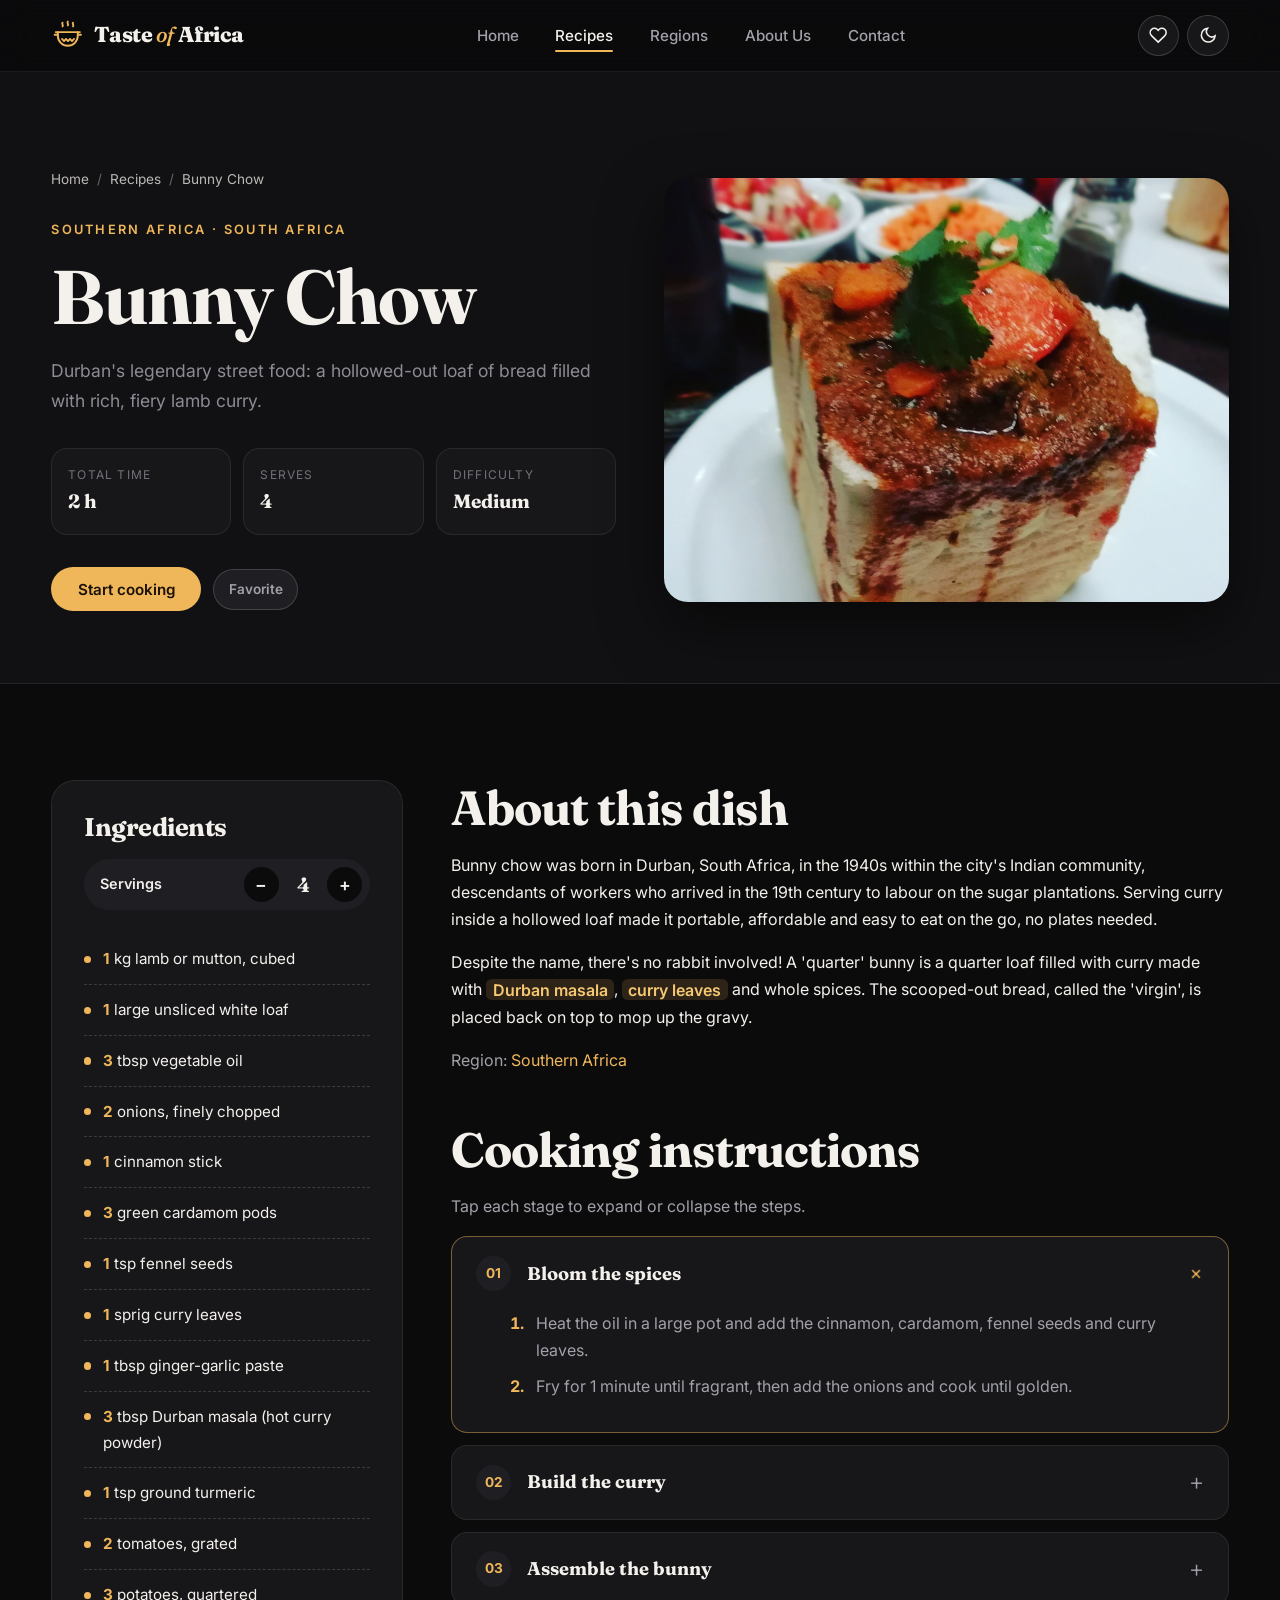
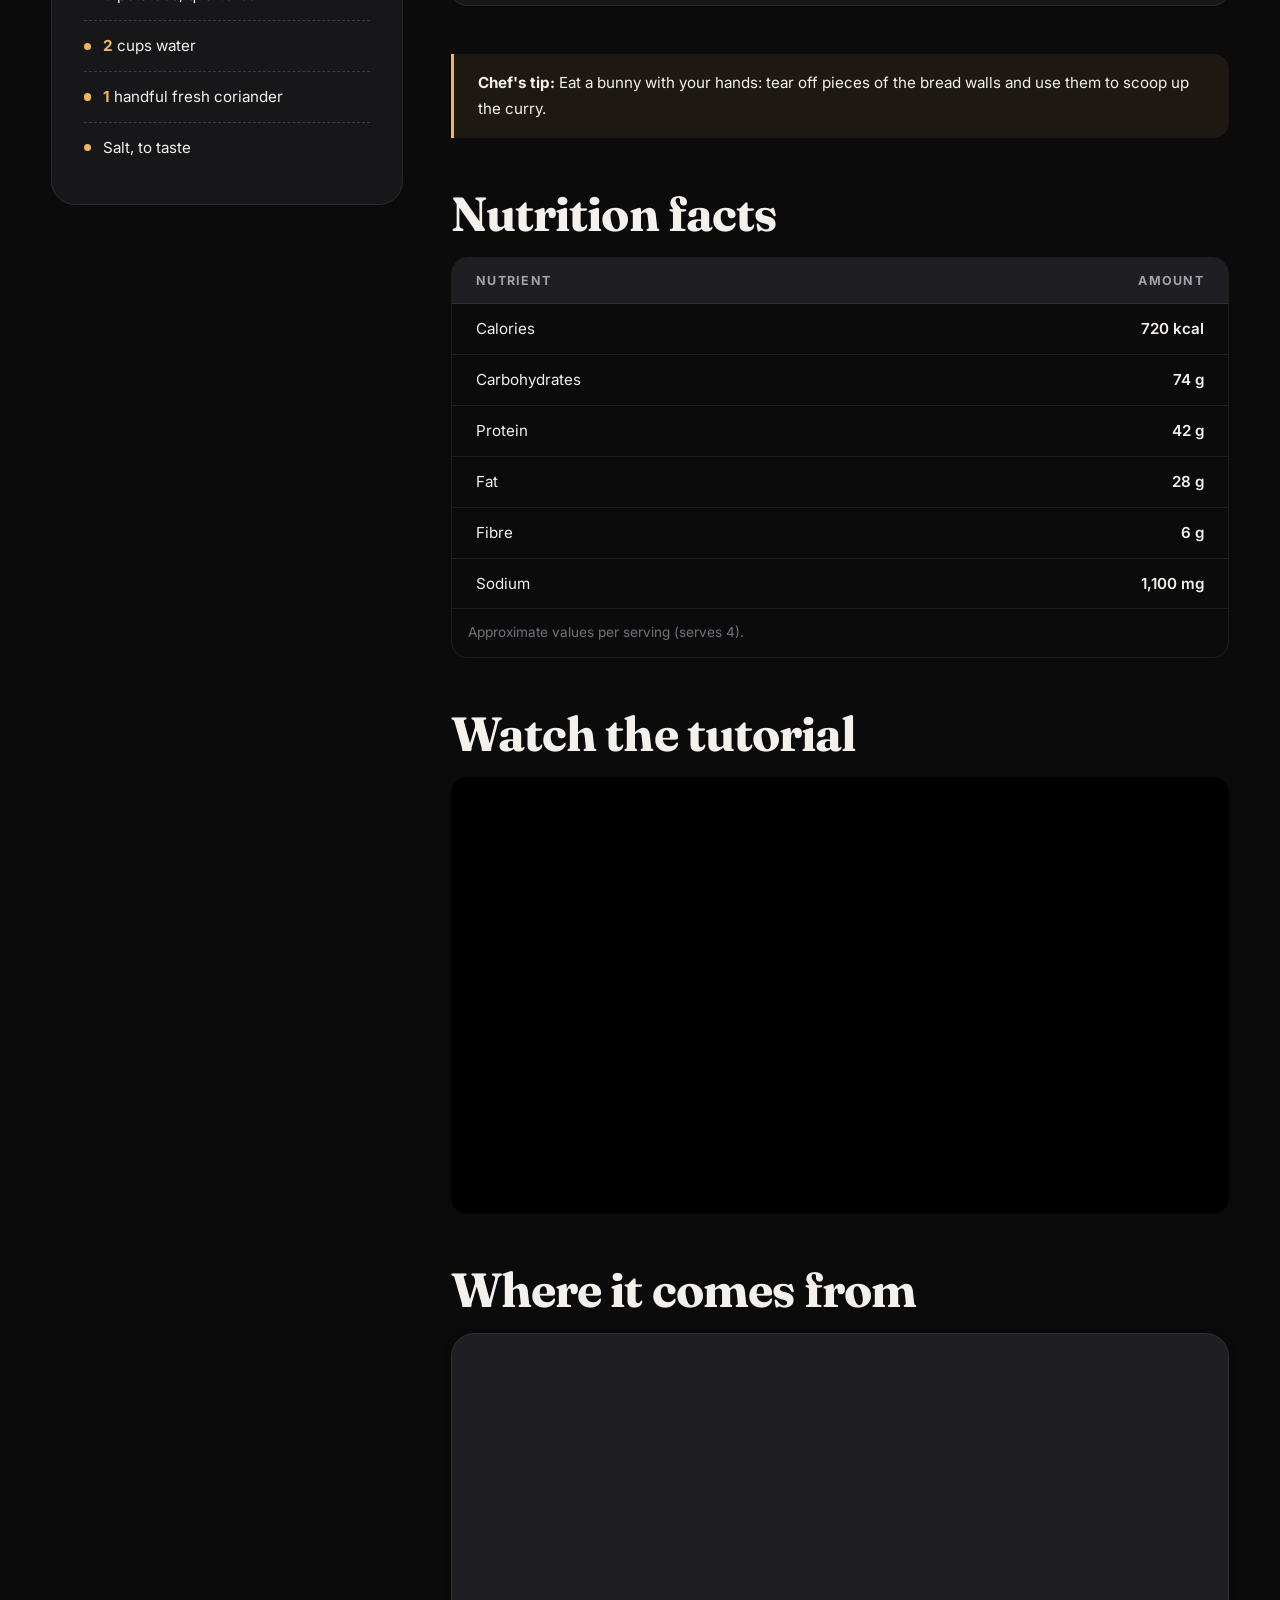
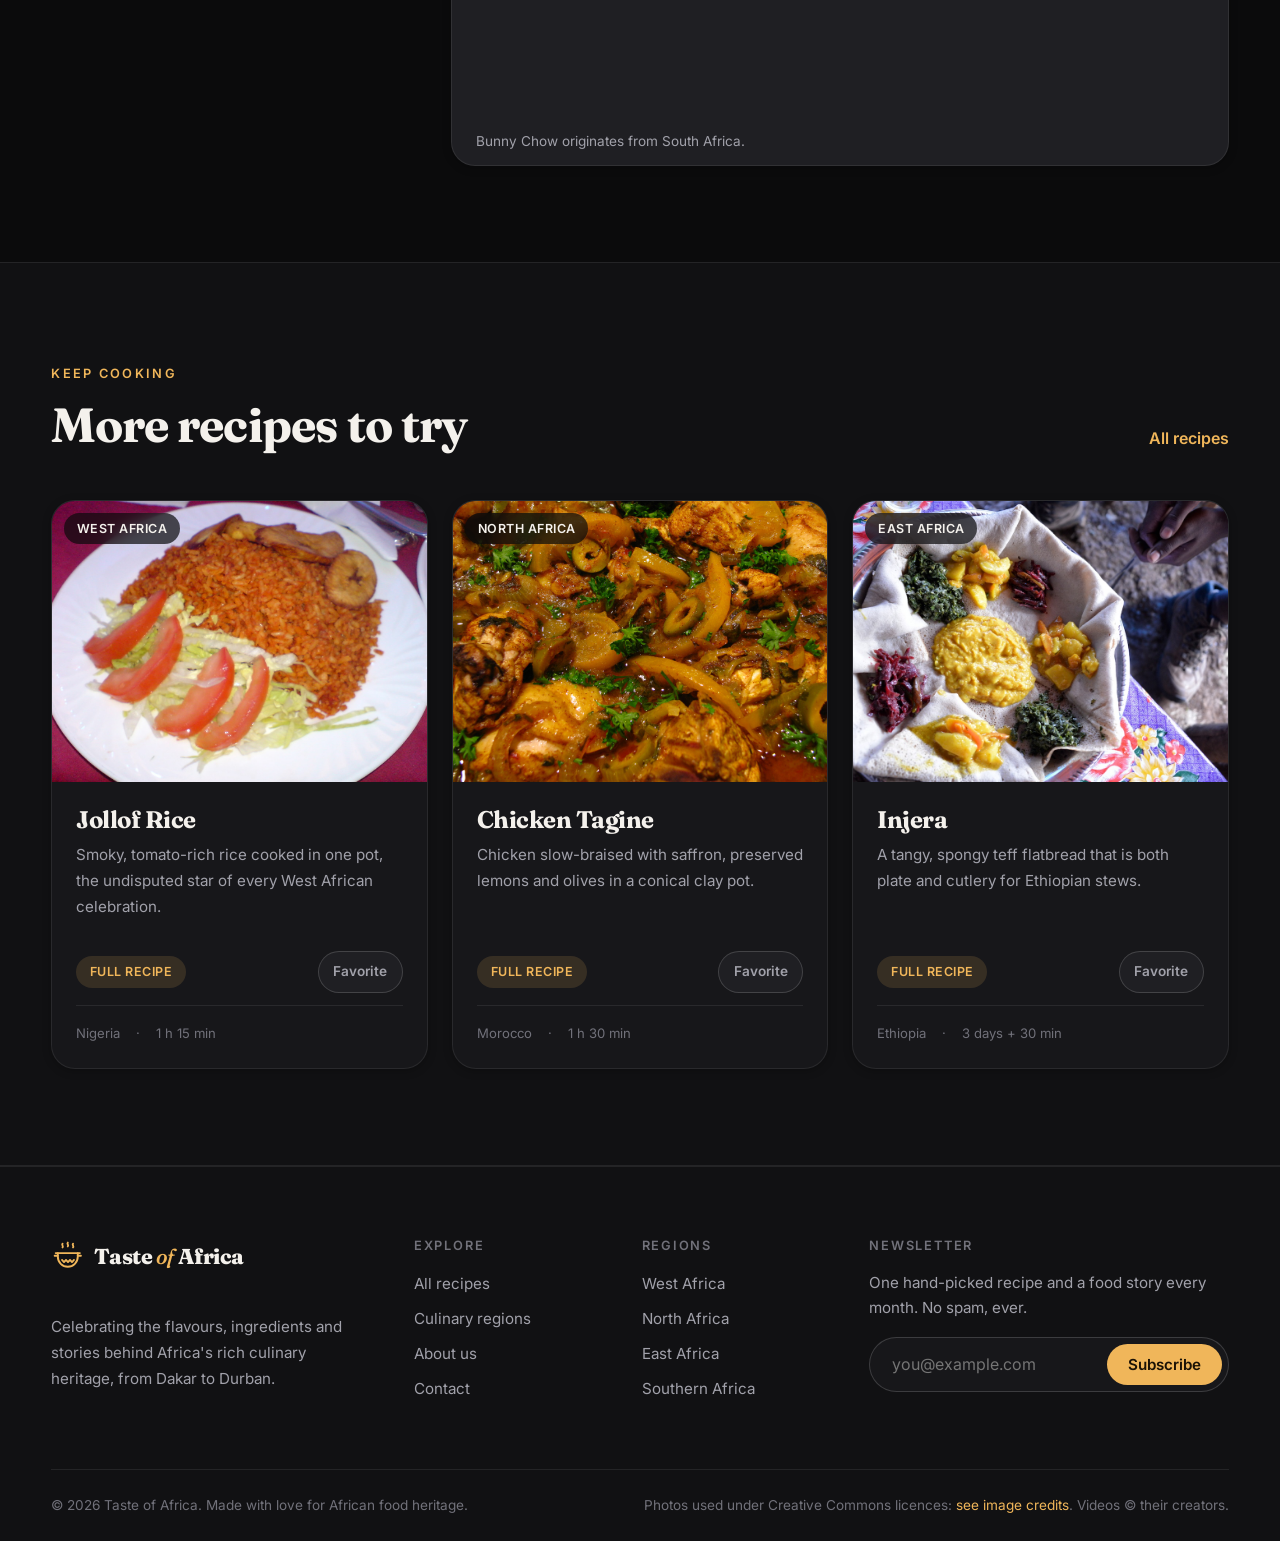
<file: bunny-chow.html>
<!DOCTYPE html>
<html lang="en" data-theme="dark">
<head>
  <meta charset="UTF-8">
  <meta name="viewport" content="width=device-width, initial-scale=1.0">
  <meta name="description" content="How to make authentic Bunny Chow from South Africa: ingredients, step-by-step instructions and video.">
  <meta name="theme-color" content="#0b0b0c">
  <title>Bunny Chow Recipe | Taste of Africa</title>
  <link rel="icon" href="data:image/svg+xml,%3Csvg xmlns='http://www.w3.org/2000/svg' viewBox='0 0 32 32' fill='none' stroke='%23f0b65a' stroke-width='2.2' stroke-linecap='round' stroke-linejoin='round'%3E%3Crect width='32' height='32' rx='7' fill='%230b0b0c' stroke='none'/%3E%3Cpath d='M11 4c-1.2 1.2 1.2 2.4 0 3.6M16 3c-1.2 1.2 1.2 2.4 0 3.6M21 4c-1.2 1.2 1.2 2.4 0 3.6M4.5 12.5h23M6.5 12.5v3.5a9.5 9.5 0 0 0 19 0v-3.5M10.5 19l1.9 2 1.9-2 1.9 2 1.9-2 1.9 2 1.9-2'/%3E%3C/svg%3E">

  <link rel="preconnect" href="https://fonts.googleapis.com">
  <link rel="preconnect" href="https://fonts.gstatic.com" crossorigin>
  <link href="https://fonts.googleapis.com/css2?family=Fraunces:ital,opsz,wght@0,9..144,500;0,9..144,700;0,9..144,800;1,9..144,500&amp;family=Inter:wght@400;500;600;700&amp;display=swap" rel="stylesheet">

  <link rel="stylesheet" href="css/styles.css">

  <script>
    try {
      var savedTheme = JSON.parse(localStorage.getItem("toa-theme"));
      document.documentElement.setAttribute("data-theme", savedTheme === "light" ? "light" : "dark");
    } catch (e) {}
  </script>
</head>
<body>
  <a class="skip-link" href="#main">Skip to main content</a>

  <header class="site-header">
    <div class="container header-inner">
      <a href="index.html" class="logo" aria-label="Taste of Africa home">
        <svg class="logo-mark" viewBox="0 0 32 32" fill="none" stroke="currentColor" stroke-width="1.8" stroke-linecap="round" stroke-linejoin="round" aria-hidden="true"><path d="M11 3.5c-1.2 1.2 1.2 2.4 0 3.6M16 2.5c-1.2 1.2 1.2 2.4 0 3.6M21 3.5c-1.2 1.2 1.2 2.4 0 3.6"/><path d="M4.5 12.5h23"/><path d="M6.5 12.5v3.5a9.5 9.5 0 0 0 19 0v-3.5"/><path d="M10.5 19l1.9 2 1.9-2 1.9 2 1.9-2 1.9 2 1.9-2"/><path d="M6.5 15H3.5M25.5 15h3"/></svg>
        <span>Taste <em>of</em> Africa</span>
      </a>

      <nav class="main-nav" id="main-nav" aria-label="Main navigation">
        <ul class="nav-list">
          <li><a href="index.html">Home</a></li>
          <li><a href="recipes.html" aria-current="page">Recipes</a></li>
          <li><a href="regions.html">Regions</a></li>
          <li><a href="about.html">About Us</a></li>
          <li><a href="contact.html">Contact</a></li>
        </ul>
      </nav>

      <div class="header-actions">
        <a href="recipes.html?filter=favorites" class="icon-btn" aria-label="View your favourite recipes" title="Your favourites">
          <svg viewBox="0 0 24 24" fill="none" stroke="currentColor" stroke-width="2" aria-hidden="true"><path d="M20.8 4.6a5.5 5.5 0 0 0-7.8 0L12 5.7l-1-1.1a5.5 5.5 0 0 0-7.8 7.8l1 1.1L12 21l7.8-7.5 1-1.1a5.5 5.5 0 0 0 0-7.8z"/></svg>
          <span class="fav-badge" data-count="0"></span>
        </a>
        <button class="icon-btn" id="theme-toggle" type="button" aria-label="Switch to light mode">
          <svg class="icon-moon" viewBox="0 0 24 24" fill="none" stroke="currentColor" stroke-width="2" aria-hidden="true"><path d="M21 12.8A9 9 0 1 1 11.2 3a7 7 0 0 0 9.8 9.8z"/></svg>
          <svg class="icon-sun" viewBox="0 0 24 24" fill="none" stroke="currentColor" stroke-width="2" aria-hidden="true"><circle cx="12" cy="12" r="4.5"/><path d="M12 1.5v2.5M12 20v2.5M4.6 4.6l1.8 1.8M17.6 17.6l1.8 1.8M1.5 12H4M20 12h2.5M4.6 19.4l1.8-1.8M17.6 6.4l1.8-1.8"/></svg>
        </button>
        <button class="icon-btn nav-toggle" type="button" aria-expanded="false" aria-controls="main-nav" aria-label="Open menu">
          <svg viewBox="0 0 24 24" fill="none" stroke="currentColor" stroke-width="2" aria-hidden="true"><path d="M4 7h16M4 12h16M4 17h10"/></svg>
        </button>
      </div>
    </div>
  </header>

  <main id="main">

    <section class="page-hero plain recipe-hero">
      <div class="container recipe-hero-grid">
        <div class="reveal">
          <nav aria-label="Breadcrumb"><ol class="breadcrumb"><li><a href="index.html">Home</a></li><li><a href="recipes.html">Recipes</a></li><li aria-current="page">Bunny Chow</li></ol></nav>
          <span class="eyebrow">Southern Africa · South Africa</span>
          <h1>Bunny Chow</h1>
          <p class="lead">Durban&#x27;s legendary street food: a hollowed-out loaf of bread filled with rich, fiery lamb curry.</p>
          <ul class="recipe-facts">
            <li><span>Total time</span><strong>2 h</strong></li>
            <li><span>Serves</span><strong>4</strong></li>
            <li><span>Difficulty</span><strong>Medium</strong></li>
          </ul>
          <div class="card-actions">
            <a href="#instructions" class="btn btn-primary">Start cooking</a>
            <button class="fav-btn" type="button" data-id="bunny-chow" aria-pressed="false" aria-label="Save Bunny Chow to favorites"><span class="fav-label">Favorite</span></button>
          </div>
        </div>
        <div class="recipe-hero-img reveal">
          <img src="images/bunny-chow.jpg" alt="A Durban mutton bunny chow topped with fresh coriander">
        </div>
      </div>
    </section>

    <div class="section">
      <div class="container recipe-layout">
        <aside class="panel ingredients-panel" aria-labelledby="ingredients-title">
          <h2 id="ingredients-title">Ingredients</h2>
          <div class="scaler" data-base-servings="4">
            <label for="servings">Servings</label>
            <div class="scaler-controls">
              <button type="button" data-step="-1" aria-label="Decrease servings">−</button>
              <output id="servings" aria-live="polite">4</output>
              <button type="button" data-step="1" aria-label="Increase servings">+</button>
            </div>
          </div>
          <ul class="ingredients-list">
              <li><span><span class="qty" data-base="1">1</span> kg lamb or mutton, cubed</span></li>
              <li><span><span class="qty" data-base="1">1</span> large unsliced white loaf</span></li>
              <li><span><span class="qty" data-base="3">3</span> tbsp vegetable oil</span></li>
              <li><span><span class="qty" data-base="2">2</span> onions, finely chopped</span></li>
              <li><span><span class="qty" data-base="1">1</span> cinnamon stick</span></li>
              <li><span><span class="qty" data-base="3">3</span> green cardamom pods</span></li>
              <li><span><span class="qty" data-base="1">1</span> tsp fennel seeds</span></li>
              <li><span><span class="qty" data-base="1">1</span> sprig curry leaves</span></li>
              <li><span><span class="qty" data-base="1">1</span> tbsp ginger-garlic paste</span></li>
              <li><span><span class="qty" data-base="3">3</span> tbsp Durban masala (hot curry powder)</span></li>
              <li><span><span class="qty" data-base="1">1</span> tsp ground turmeric</span></li>
              <li><span><span class="qty" data-base="2">2</span> tomatoes, grated</span></li>
              <li><span><span class="qty" data-base="3">3</span> potatoes, quartered</span></li>
              <li><span><span class="qty" data-base="2">2</span> cups water</span></li>
              <li><span><span class="qty" data-base="1">1</span> handful fresh coriander</span></li>
              <li><span>Salt, to taste</span></li>
          </ul>
        </aside>

        <article class="recipe-main">
          <section aria-labelledby="about-title">
            <h2 id="about-title">About this dish</h2>
            <p>Bunny chow was born in Durban, South Africa, in the 1940s within the city's Indian community, descendants of workers who arrived in the 19th century to labour on the sugar plantations. Serving curry inside a hollowed loaf made it portable, affordable and easy to eat on the go, no plates needed.</p>
            <p>Despite the name, there's no rabbit involved! A 'quarter' bunny is a quarter loaf filled with curry made with <mark>Durban masala</mark>, <mark>curry leaves</mark> and whole spices. The scooped-out bread, called the 'virgin', is placed back on top to mop up the gravy.</p>
            <p class="muted">Region: <a href="recipes.html?filter=southern-africa">Southern Africa</a></p>
          </section>

          <section id="instructions" class="steps" aria-labelledby="steps-title">
            <h2 id="steps-title">Cooking instructions</h2>
            <p class="muted">Tap each stage to expand or collapse the steps.</p>
            <details open>
              <summary><span class="step-num">01</span>Bloom the spices</summary>
              <ol>
                <li>Heat the oil in a large pot and add the cinnamon, cardamom, fennel seeds and curry leaves.</li>
                <li>Fry for 1 minute until fragrant, then add the onions and cook until golden.</li>
              </ol>
            </details>
            <details>
              <summary><span class="step-num">02</span>Build the curry</summary>
              <ol>
                <li>Stir in the ginger-garlic paste, Durban masala and turmeric for 1 minute (add a splash of water if it sticks).</li>
                <li>Add the lamb and stir until every piece is coated and lightly browned.</li>
                <li>Add the grated tomatoes, cover and cook on low heat for 45 minutes.</li>
                <li>Add the potatoes and water, and simmer for another 30–40 minutes until tender and the gravy is thick.</li>
              </ol>
            </details>
            <details>
              <summary><span class="step-num">03</span>Assemble the bunny</summary>
              <ol>
                <li>Cut the loaf into quarters. Hollow out each piece, keeping the scooped-out bread (the &#x27;virgin&#x27;).</li>
                <li>Ladle the curry into the bread, sprinkle with coriander and place the virgin on top.</li>
                <li>Serve with a quick sambal of grated carrot, onion and chilli.</li>
              </ol>
            </details>
          </section>

          <p class="tip"><strong>Chef's tip:</strong> Eat a bunny with your hands: tear off pieces of the bread walls and use them to scoop up the curry.</p>

          <section aria-labelledby="nutrition-title">
            <h2 id="nutrition-title">Nutrition facts</h2>
            <div class="table-wrap">
              <table>
                <caption>Approximate values per serving (serves 4).</caption>
                <thead>
                  <tr><th scope="col">Nutrient</th><th scope="col">Amount</th></tr>
                </thead>
                <tbody>
                  <tr><td>Calories</td><td>720 kcal</td></tr>
                  <tr><td>Carbohydrates</td><td>74 g</td></tr>
                  <tr><td>Protein</td><td>42 g</td></tr>
                  <tr><td>Fat</td><td>28 g</td></tr>
                  <tr><td>Fibre</td><td>6 g</td></tr>
                  <tr><td>Sodium</td><td>1,100 mg</td></tr>
                </tbody>
              </table>
            </div>
          </section>

          <section aria-labelledby="video-title">
            <h2 id="video-title">Watch the tutorial</h2>
            <div class="video-frame">
              <iframe src="https://www.youtube-nocookie.com/embed/eo5gDmMq6PA" title="Durban Bunny Chow — Relish 360" loading="lazy" allow="accelerometer; autoplay; clipboard-write; encrypted-media; gyroscope; picture-in-picture; web-share" referrerpolicy="strict-origin-when-cross-origin" allowfullscreen></iframe>
            </div>
          </section>

          <section aria-labelledby="origin-title">
            <h2 id="origin-title">Where it comes from</h2>
            <figure class="map-frame">
              <iframe src="https://maps.google.com/maps?q=Durban,+South+Africa&amp;z=10&amp;output=embed" title="Map of Durban, South Africa, birthplace of bunny chow" loading="lazy" referrerpolicy="no-referrer-when-downgrade" allowfullscreen></iframe>
              <figcaption>Bunny Chow originates from South Africa.</figcaption>
            </figure>
          </section>
        </article>
      </div>
    </div>

    <section class="section section-alt" aria-labelledby="more-title">
      <div class="container">
        <div class="section-head">
          <div>
            <span class="eyebrow">Keep cooking</span>
            <h2 id="more-title">More recipes to try</h2>
          </div>
          <a href="recipes.html" class="link-arrow">All recipes</a>
        </div>
        <div class="grid grid-3">
          <article class="card recipe-card" data-region="west-africa" data-id="jollof-rice">
            <div class="card-media">
              <img src="images/jollof-rice.jpg" alt="Jollof rice served with fresh tomatoes and fried plantain" loading="lazy">
              <span class="chip">West Africa</span>
            </div>
            <div class="card-body">
              <h3><a class="card-link" href="jollof-rice.html">Jollof Rice</a></h3>
              <p>Smoky, tomato-rich rice cooked in one pot, the undisputed star of every West African celebration.</p>
              <div class="card-actions">
                <span class="chip chip-accent">Full recipe</span>
                <button class="fav-btn" type="button" data-id="jollof-rice" aria-pressed="false" aria-label="Save Jollof Rice to favorites"><span class="fav-label">Favorite</span></button>
              </div>
              <div class="card-meta"><span>Nigeria</span><span>1 h 15 min</span></div>
            </div>
          </article>
          <article class="card recipe-card" data-region="north-africa" data-id="tagine">
            <div class="card-media">
              <img src="images/tagine.jpg" alt="Chicken tagine with preserved lemons and green olives" loading="lazy">
              <span class="chip">North Africa</span>
            </div>
            <div class="card-body">
              <h3><a class="card-link" href="tagine.html">Chicken Tagine</a></h3>
              <p>Chicken slow-braised with saffron, preserved lemons and olives in a conical clay pot.</p>
              <div class="card-actions">
                <span class="chip chip-accent">Full recipe</span>
                <button class="fav-btn" type="button" data-id="tagine" aria-pressed="false" aria-label="Save Chicken Tagine to favorites"><span class="fav-label">Favorite</span></button>
              </div>
              <div class="card-meta"><span>Morocco</span><span>1 h 30 min</span></div>
            </div>
          </article>
          <article class="card recipe-card" data-region="east-africa" data-id="injera">
            <div class="card-media">
              <img src="images/injera.jpg" alt="Injera on a woven basket topped with colourful Ethiopian stews" loading="lazy">
              <span class="chip">East Africa</span>
            </div>
            <div class="card-body">
              <h3><a class="card-link" href="injera.html">Injera</a></h3>
              <p>A tangy, spongy teff flatbread that is both plate and cutlery for Ethiopian stews.</p>
              <div class="card-actions">
                <span class="chip chip-accent">Full recipe</span>
                <button class="fav-btn" type="button" data-id="injera" aria-pressed="false" aria-label="Save Injera to favorites"><span class="fav-label">Favorite</span></button>
              </div>
              <div class="card-meta"><span>Ethiopia</span><span>3 days + 30 min</span></div>
            </div>
          </article>
        </div>
      </div>
    </section>
  </main>

  <footer class="site-footer">
    <div class="container footer-grid">
      <section>
        <a href="index.html" class="logo"><svg class="logo-mark" viewBox="0 0 32 32" fill="none" stroke="currentColor" stroke-width="1.8" stroke-linecap="round" stroke-linejoin="round" aria-hidden="true"><path d="M11 3.5c-1.2 1.2 1.2 2.4 0 3.6M16 2.5c-1.2 1.2 1.2 2.4 0 3.6M21 3.5c-1.2 1.2 1.2 2.4 0 3.6"/><path d="M4.5 12.5h23"/><path d="M6.5 12.5v3.5a9.5 9.5 0 0 0 19 0v-3.5"/><path d="M10.5 19l1.9 2 1.9-2 1.9 2 1.9-2 1.9 2 1.9-2"/><path d="M6.5 15H3.5M25.5 15h3"/></svg><span>Taste <em>of</em> Africa</span></a>
        <p class="mt-6">Celebrating the flavours, ingredients and stories behind Africa's rich culinary heritage, from Dakar to Durban.</p>
      </section>
      <nav aria-label="Footer: explore">
        <h2>Explore</h2>
        <ul class="footer-links">
          <li><a href="recipes.html">All recipes</a></li>
          <li><a href="regions.html">Culinary regions</a></li>
          <li><a href="about.html">About us</a></li>
          <li><a href="contact.html">Contact</a></li>
        </ul>
      </nav>
      <nav aria-label="Footer: regions">
        <h2>Regions</h2>
        <ul class="footer-links">
          <li><a href="west-africa.html">West Africa</a></li>
          <li><a href="north-africa.html">North Africa</a></li>
          <li><a href="east-africa.html">East Africa</a></li>
          <li><a href="recipes.html?filter=southern-africa">Southern Africa</a></li>
        </ul>
      </nav>
      <section aria-labelledby="newsletter-title">
        <h2 id="newsletter-title">Newsletter</h2>
        <p>One hand-picked recipe and a food story every month. No spam, ever.</p>
        <form class="newsletter-form" novalidate>
          <label for="newsletter-email" class="visually-hidden">Email address</label>
          <input type="email" id="newsletter-email" name="newsletter-email" placeholder="you@example.com" autocomplete="email" required>
          <button type="submit" class="btn btn-primary">Subscribe</button>
        </form>
        <p class="newsletter-msg" role="status" aria-live="polite"></p>
      </section>
    </div>
    <div class="container footer-bottom">
      <p>&copy; <span class="current-year">2026</span> Taste of Africa. Made with love for African food heritage.</p>
      <p>Photos used under Creative Commons licences: <a href="about.html#credits">see image credits</a>. Videos &copy; their creators.</p>
    </div>
  </footer>

  <button class="icon-btn back-to-top" type="button" aria-label="Back to top">
    <svg viewBox="0 0 24 24" fill="none" stroke="currentColor" stroke-width="2" aria-hidden="true"><path d="M12 19V5M5 12l7-7 7 7"/></svg>
  </button>

  <script src="js/script.js"></script>
</body>
</html>
</file>
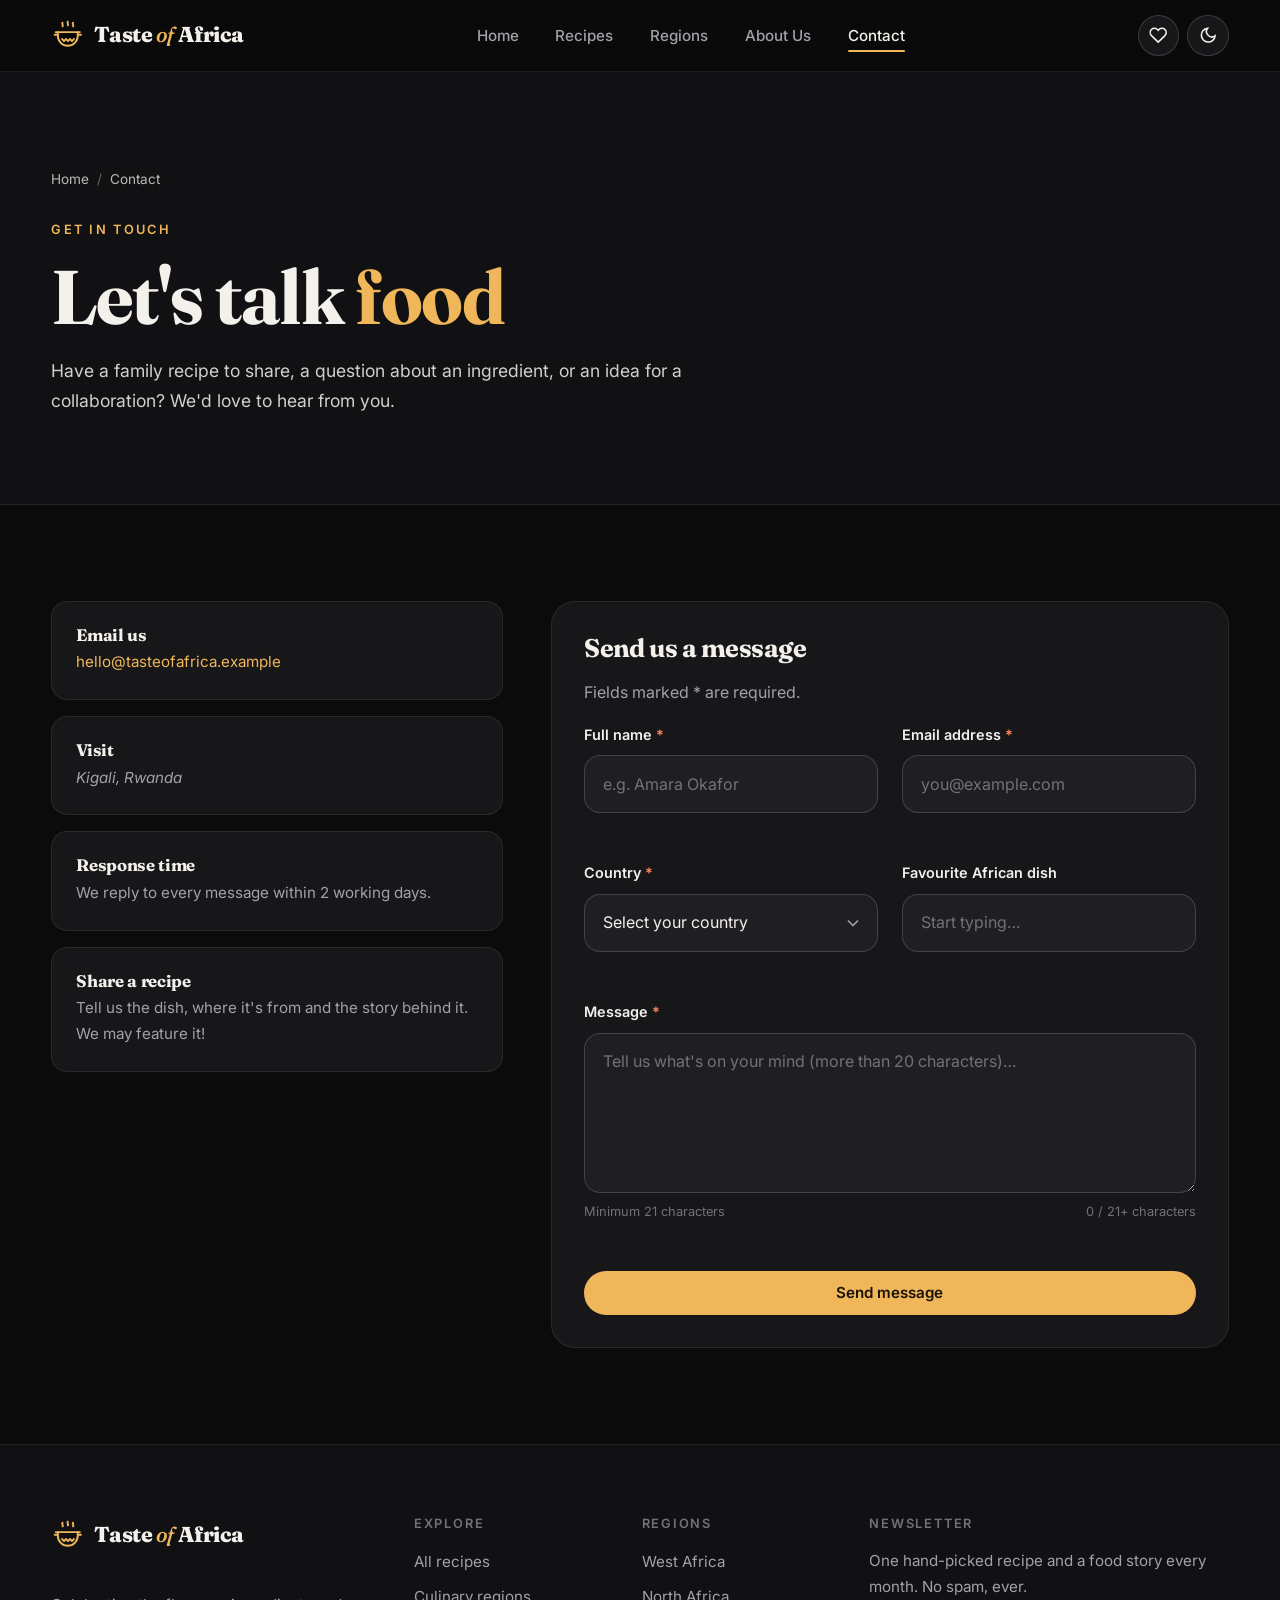
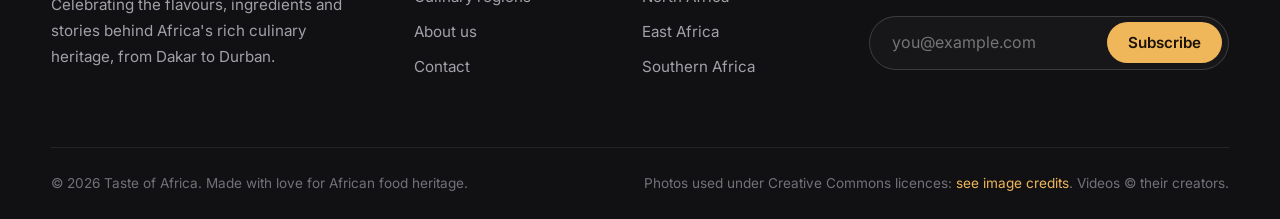
<file: contact.html>
<!DOCTYPE html>
<html lang="en" data-theme="dark">
<head>
  <meta charset="UTF-8">
  <meta name="viewport" content="width=device-width, initial-scale=1.0">
  <meta name="description" content="Get in touch with the Taste of Africa team to share a recipe, ask a question or say hello.">
  <meta name="theme-color" content="#0b0b0c">
  <title>Contact Us | Taste of Africa</title>
  <link rel="icon" href="data:image/svg+xml,%3Csvg xmlns='http://www.w3.org/2000/svg' viewBox='0 0 32 32' fill='none' stroke='%23f0b65a' stroke-width='2.2' stroke-linecap='round' stroke-linejoin='round'%3E%3Crect width='32' height='32' rx='7' fill='%230b0b0c' stroke='none'/%3E%3Cpath d='M11 4c-1.2 1.2 1.2 2.4 0 3.6M16 3c-1.2 1.2 1.2 2.4 0 3.6M21 4c-1.2 1.2 1.2 2.4 0 3.6M4.5 12.5h23M6.5 12.5v3.5a9.5 9.5 0 0 0 19 0v-3.5M10.5 19l1.9 2 1.9-2 1.9 2 1.9-2 1.9 2 1.9-2'/%3E%3C/svg%3E">

  <link rel="preconnect" href="https://fonts.googleapis.com">
  <link rel="preconnect" href="https://fonts.gstatic.com" crossorigin>
  <link href="https://fonts.googleapis.com/css2?family=Fraunces:ital,opsz,wght@0,9..144,500;0,9..144,700;0,9..144,800;1,9..144,500&amp;family=Inter:wght@400;500;600;700&amp;display=swap" rel="stylesheet">

  <link rel="stylesheet" href="css/styles.css">
  <script>
    try {
      var savedTheme = JSON.parse(localStorage.getItem("toa-theme"));
      document.documentElement.setAttribute("data-theme", savedTheme === "light" ? "light" : "dark");
    } catch (e) {}
  </script>
</head>
<body>
  <a class="skip-link" href="#main">Skip to main content</a>

  <header class="site-header">
    <div class="container header-inner">
      <a href="index.html" class="logo" aria-label="Taste of Africa home">
        <svg class="logo-mark" viewBox="0 0 32 32" fill="none" stroke="currentColor" stroke-width="1.8" stroke-linecap="round" stroke-linejoin="round" aria-hidden="true"><path d="M11 3.5c-1.2 1.2 1.2 2.4 0 3.6M16 2.5c-1.2 1.2 1.2 2.4 0 3.6M21 3.5c-1.2 1.2 1.2 2.4 0 3.6"/><path d="M4.5 12.5h23"/><path d="M6.5 12.5v3.5a9.5 9.5 0 0 0 19 0v-3.5"/><path d="M10.5 19l1.9 2 1.9-2 1.9 2 1.9-2 1.9 2 1.9-2"/><path d="M6.5 15H3.5M25.5 15h3"/></svg>
        <span>Taste <em>of</em> Africa</span>
      </a>

      <nav class="main-nav" id="main-nav" aria-label="Main navigation">
        <ul class="nav-list">
          <li><a href="index.html">Home</a></li>
          <li><a href="recipes.html">Recipes</a></li>
          <li><a href="regions.html">Regions</a></li>
          <li><a href="about.html">About Us</a></li>
          <li><a href="contact.html" aria-current="page">Contact</a></li>
        </ul>
      </nav>

      <div class="header-actions">
        <a href="recipes.html?filter=favorites" class="icon-btn" aria-label="View your favourite recipes" title="Your favourites">
          <svg viewBox="0 0 24 24" fill="none" stroke="currentColor" stroke-width="2" aria-hidden="true"><path d="M20.8 4.6a5.5 5.5 0 0 0-7.8 0L12 5.7l-1-1.1a5.5 5.5 0 0 0-7.8 7.8l1 1.1L12 21l7.8-7.5 1-1.1a5.5 5.5 0 0 0 0-7.8z"/></svg>
          <span class="fav-badge" data-count="0"></span>
        </a>
        <button class="icon-btn" id="theme-toggle" type="button" aria-label="Switch to light mode">
          <svg class="icon-moon" viewBox="0 0 24 24" fill="none" stroke="currentColor" stroke-width="2" aria-hidden="true"><path d="M21 12.8A9 9 0 1 1 11.2 3a7 7 0 0 0 9.8 9.8z"/></svg>
          <svg class="icon-sun" viewBox="0 0 24 24" fill="none" stroke="currentColor" stroke-width="2" aria-hidden="true"><circle cx="12" cy="12" r="4.5"/><path d="M12 1.5v2.5M12 20v2.5M4.6 4.6l1.8 1.8M17.6 17.6l1.8 1.8M1.5 12H4M20 12h2.5M4.6 19.4l1.8-1.8M17.6 6.4l1.8-1.8"/></svg>
        </button>
        <button class="icon-btn nav-toggle" type="button" aria-expanded="false" aria-controls="main-nav" aria-label="Open menu">
          <svg viewBox="0 0 24 24" fill="none" stroke="currentColor" stroke-width="2" aria-hidden="true"><path d="M4 7h16M4 12h16M4 17h10"/></svg>
        </button>
      </div>
    </div>
  </header>

  <main id="main">
    <section class="page-hero plain">
      <div class="container">
        <nav aria-label="Breadcrumb"><ol class="breadcrumb"><li><a href="index.html">Home</a></li><li aria-current="page">Contact</li></ol></nav>
        <span class="eyebrow">Get in touch</span>
        <h1>Let's talk <span class="text-gradient">food</span></h1>
        <p>Have a family recipe to share, a question about an ingredient, or an idea for a collaboration? We'd love to hear from you.</p>
      </div>
    </section>

    <section class="section" aria-labelledby="form-title">
      <div class="container contact-layout">
        <div class="contact-info reveal">
          <div class="contact-item">
            <div>
              <h3>Email us</h3>
              <p><a href="mailto:hello@tasteofafrica.example">hello@tasteofafrica.example</a></p>
            </div>
          </div>
          <div class="contact-item">
            <div>
              <h3>Visit</h3>
              <address><p>Kigali, Rwanda</p></address>
            </div>
          </div>
          <div class="contact-item">
            <div>
              <h3>Response time</h3>
              <p>We reply to every message within 2 working days.</p>
            </div>
          </div>
          <div class="contact-item">
            <div>
              <h3>Share a recipe</h3>
              <p>Tell us the dish, where it's from and the story behind it. We may feature it!</p>
            </div>
          </div>
        </div>

        <div class="panel reveal">
          <h2 id="form-title">Send us a message</h2>
          <p class="muted">Fields marked <span class="required" aria-hidden="true">*</span> are required.</p>

          <form id="contact-form" class="form" action="#" method="post" novalidate>
            <div class="form-row">
              <div class="field">
                <label for="name">Full name <span class="required" aria-hidden="true">*</span></label>
                <input type="text" id="name" name="name" placeholder="e.g. Amara Okafor" autocomplete="name" required minlength="2" aria-describedby="name-error">
                <p class="error-message" id="name-error" aria-live="polite"></p>
              </div>
              <div class="field">
                <label for="email">Email address <span class="required" aria-hidden="true">*</span></label>
                <input type="email" id="email" name="email" placeholder="you@example.com" autocomplete="email" required aria-describedby="email-error">
                <p class="error-message" id="email-error" aria-live="polite"></p>
              </div>
            </div>

            <div class="form-row">
              <div class="field">
                <label for="country">Country <span class="required" aria-hidden="true">*</span></label>
                <select id="country" name="country" required aria-describedby="country-error">
                  <option value="">Select your country</option>
                  <option value="Algeria">Algeria</option>
                  <option value="Cameroon">Cameroon</option>
                  <option value="Côte d&#x27;Ivoire">Côte d&#x27;Ivoire</option>
                  <option value="Egypt">Egypt</option>
                  <option value="Ethiopia">Ethiopia</option>
                  <option value="Ghana">Ghana</option>
                  <option value="Kenya">Kenya</option>
                  <option value="Morocco">Morocco</option>
                  <option value="Nigeria">Nigeria</option>
                  <option value="Rwanda">Rwanda</option>
                  <option value="Senegal">Senegal</option>
                  <option value="South Africa">South Africa</option>
                  <option value="Tanzania">Tanzania</option>
                  <option value="Tunisia">Tunisia</option>
                  <option value="Uganda">Uganda</option>
                  <option value="United Kingdom">United Kingdom</option>
                  <option value="United States">United States</option>
                  <option value="Other">Other</option>
                </select>
                <p class="error-message" id="country-error" aria-live="polite"></p>
              </div>
              <div class="field">
                <label for="favorite-dish">Favourite African dish</label>

                <input type="text" id="favorite-dish" name="favorite-dish" list="dish-suggestions" placeholder="Start typing…">
                <datalist id="dish-suggestions">
                <option value="Jollof Rice"></option>
                <option value="Chicken Tagine"></option>
                <option value="Injera"></option>
                <option value="Bunny Chow"></option>
                <option value="Isombe"></option>
                <option value="Chicken Yassa"></option>
                <option value="Egusi Soup"></option>
                <option value="Suya"></option>
                <option value="Fufu"></option>
                <option value="Couscous"></option>
                <option value="Shakshuka"></option>
                <option value="Ugali &amp; Sukuma Wiki"></option>
                <option value="Nyama Choma"></option>
                </datalist>
                <p class="error-message"></p>
              </div>
            </div>

            <div class="field">
              <label for="message">Message <span class="required" aria-hidden="true">*</span></label>
              <textarea id="message" name="message" placeholder="Tell us what's on your mind (more than 20 characters)…" required aria-describedby="message-hint message-error"></textarea>
              <div class="field-hint" id="message-hint">
                <span>Minimum 21 characters</span>
                <span class="char-count">0 / 21+ characters</span>
              </div>
              <p class="error-message" id="message-error" aria-live="polite"></p>
            </div>

            <button type="submit" class="btn btn-primary">Send message</button>
          </form>

          <div id="form-success" class="form-success hidden" role="status" aria-live="polite" tabindex="-1">
            <div class="success-icon" aria-hidden="true">✓</div>
            <h3 class="success-title">Thank you! We've received your message.</h3>
            <p class="success-text muted"></p>
            <div class="hero-actions" style="justify-content: center;">
              <a href="recipes.html" class="btn btn-primary">Explore recipes</a>
              <button type="button" id="send-another" class="btn btn-ghost">Send another message</button>
            </div>
          </div>
        </div>
      </div>
    </section>
  </main>

  <footer class="site-footer">
    <div class="container footer-grid">
      <section>
        <a href="index.html" class="logo"><svg class="logo-mark" viewBox="0 0 32 32" fill="none" stroke="currentColor" stroke-width="1.8" stroke-linecap="round" stroke-linejoin="round" aria-hidden="true"><path d="M11 3.5c-1.2 1.2 1.2 2.4 0 3.6M16 2.5c-1.2 1.2 1.2 2.4 0 3.6M21 3.5c-1.2 1.2 1.2 2.4 0 3.6"/><path d="M4.5 12.5h23"/><path d="M6.5 12.5v3.5a9.5 9.5 0 0 0 19 0v-3.5"/><path d="M10.5 19l1.9 2 1.9-2 1.9 2 1.9-2 1.9 2 1.9-2"/><path d="M6.5 15H3.5M25.5 15h3"/></svg><span>Taste <em>of</em> Africa</span></a>
        <p class="mt-6">Celebrating the flavours, ingredients and stories behind Africa's rich culinary heritage, from Dakar to Durban.</p>
      </section>
      <nav aria-label="Footer: explore">
        <h2>Explore</h2>
        <ul class="footer-links">
          <li><a href="recipes.html">All recipes</a></li>
          <li><a href="regions.html">Culinary regions</a></li>
          <li><a href="about.html">About us</a></li>
          <li><a href="contact.html">Contact</a></li>
        </ul>
      </nav>
      <nav aria-label="Footer: regions">
        <h2>Regions</h2>
        <ul class="footer-links">
          <li><a href="west-africa.html">West Africa</a></li>
          <li><a href="north-africa.html">North Africa</a></li>
          <li><a href="east-africa.html">East Africa</a></li>
          <li><a href="recipes.html?filter=southern-africa">Southern Africa</a></li>
        </ul>
      </nav>
      <section aria-labelledby="newsletter-title">
        <h2 id="newsletter-title">Newsletter</h2>
        <p>One hand-picked recipe and a food story every month. No spam, ever.</p>
        <form class="newsletter-form" novalidate>
          <label for="newsletter-email" class="visually-hidden">Email address</label>
          <input type="email" id="newsletter-email" name="newsletter-email" placeholder="you@example.com" autocomplete="email" required>
          <button type="submit" class="btn btn-primary">Subscribe</button>
        </form>
        <p class="newsletter-msg" role="status" aria-live="polite"></p>
      </section>
    </div>
    <div class="container footer-bottom">
      <p>&copy; <span class="current-year">2026</span> Taste of Africa. Made with love for African food heritage.</p>
      <p>Photos used under Creative Commons licences: <a href="about.html#credits">see image credits</a>. Videos &copy; their creators.</p>
    </div>
  </footer>

  <button class="icon-btn back-to-top" type="button" aria-label="Back to top">
    <svg viewBox="0 0 24 24" fill="none" stroke="currentColor" stroke-width="2" aria-hidden="true"><path d="M12 19V5M5 12l7-7 7 7"/></svg>
  </button>

  <script src="js/script.js"></script>
</body>
</html>
</file>
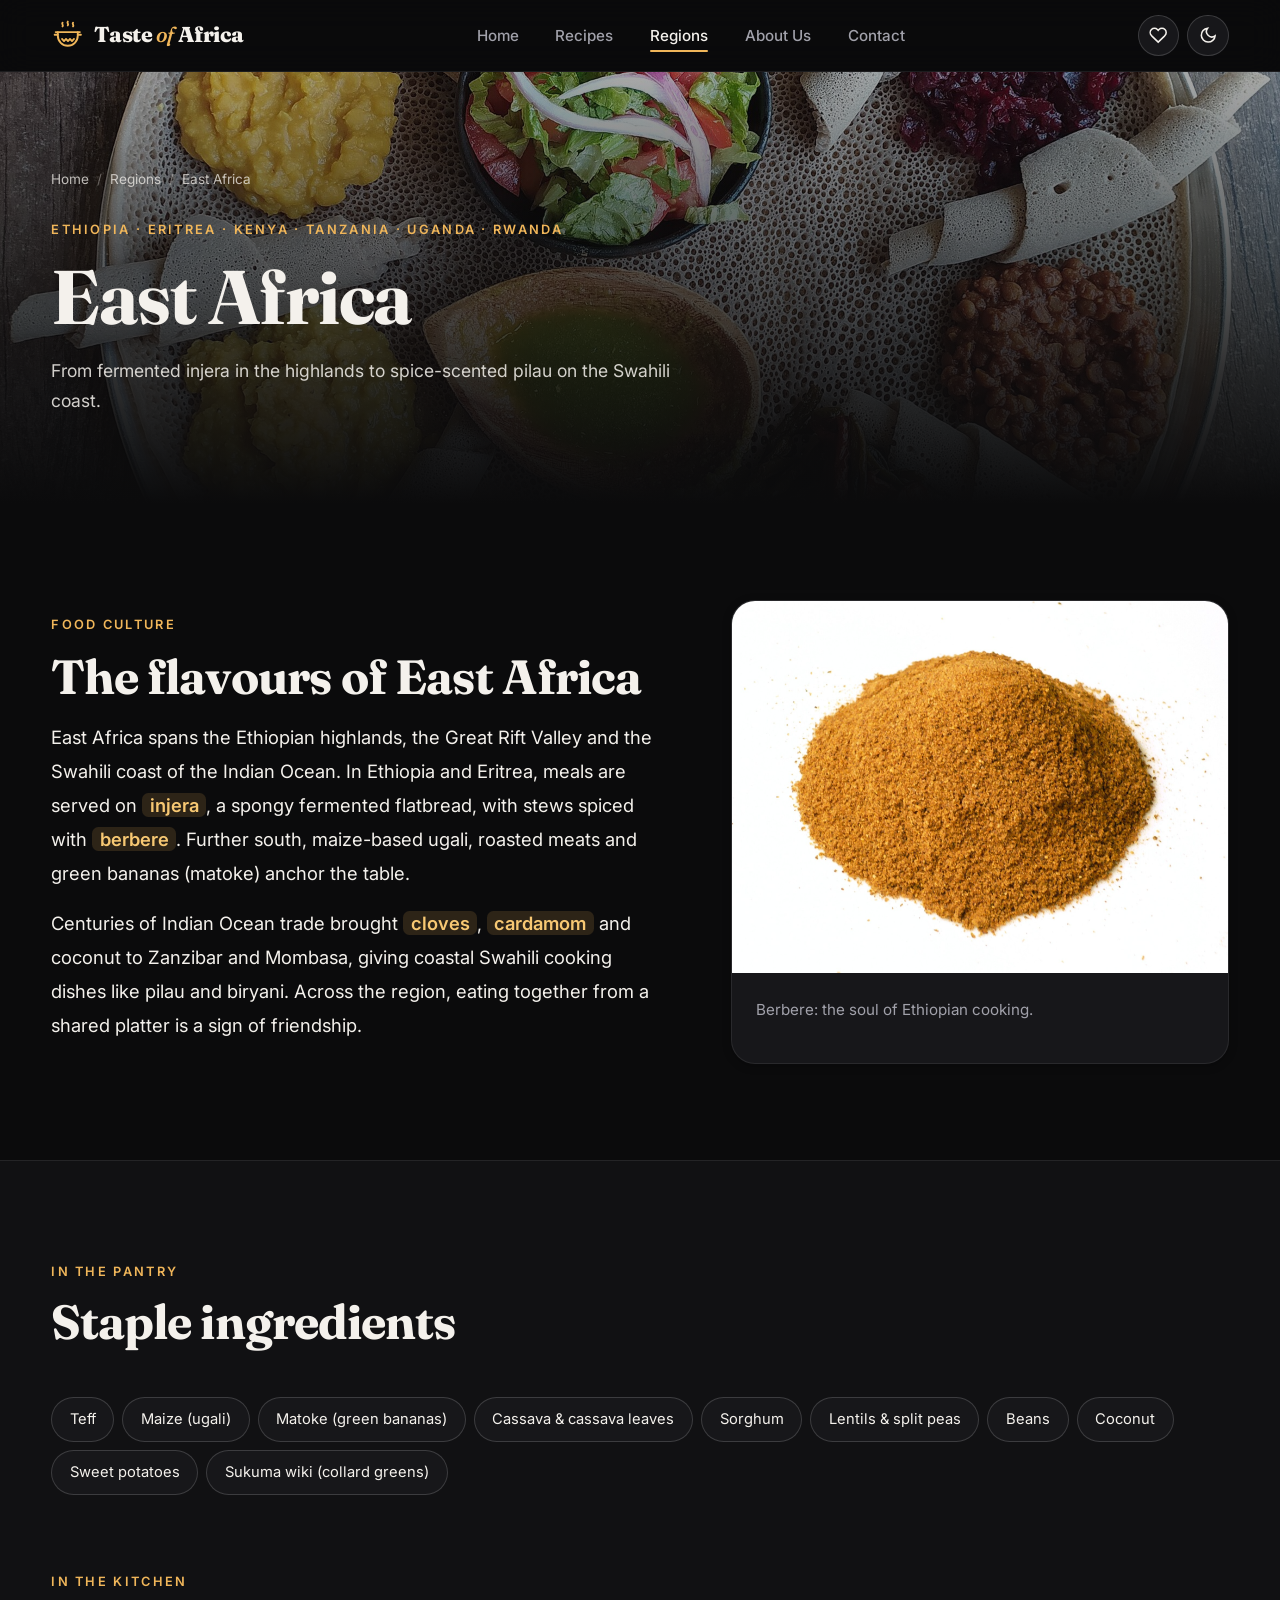
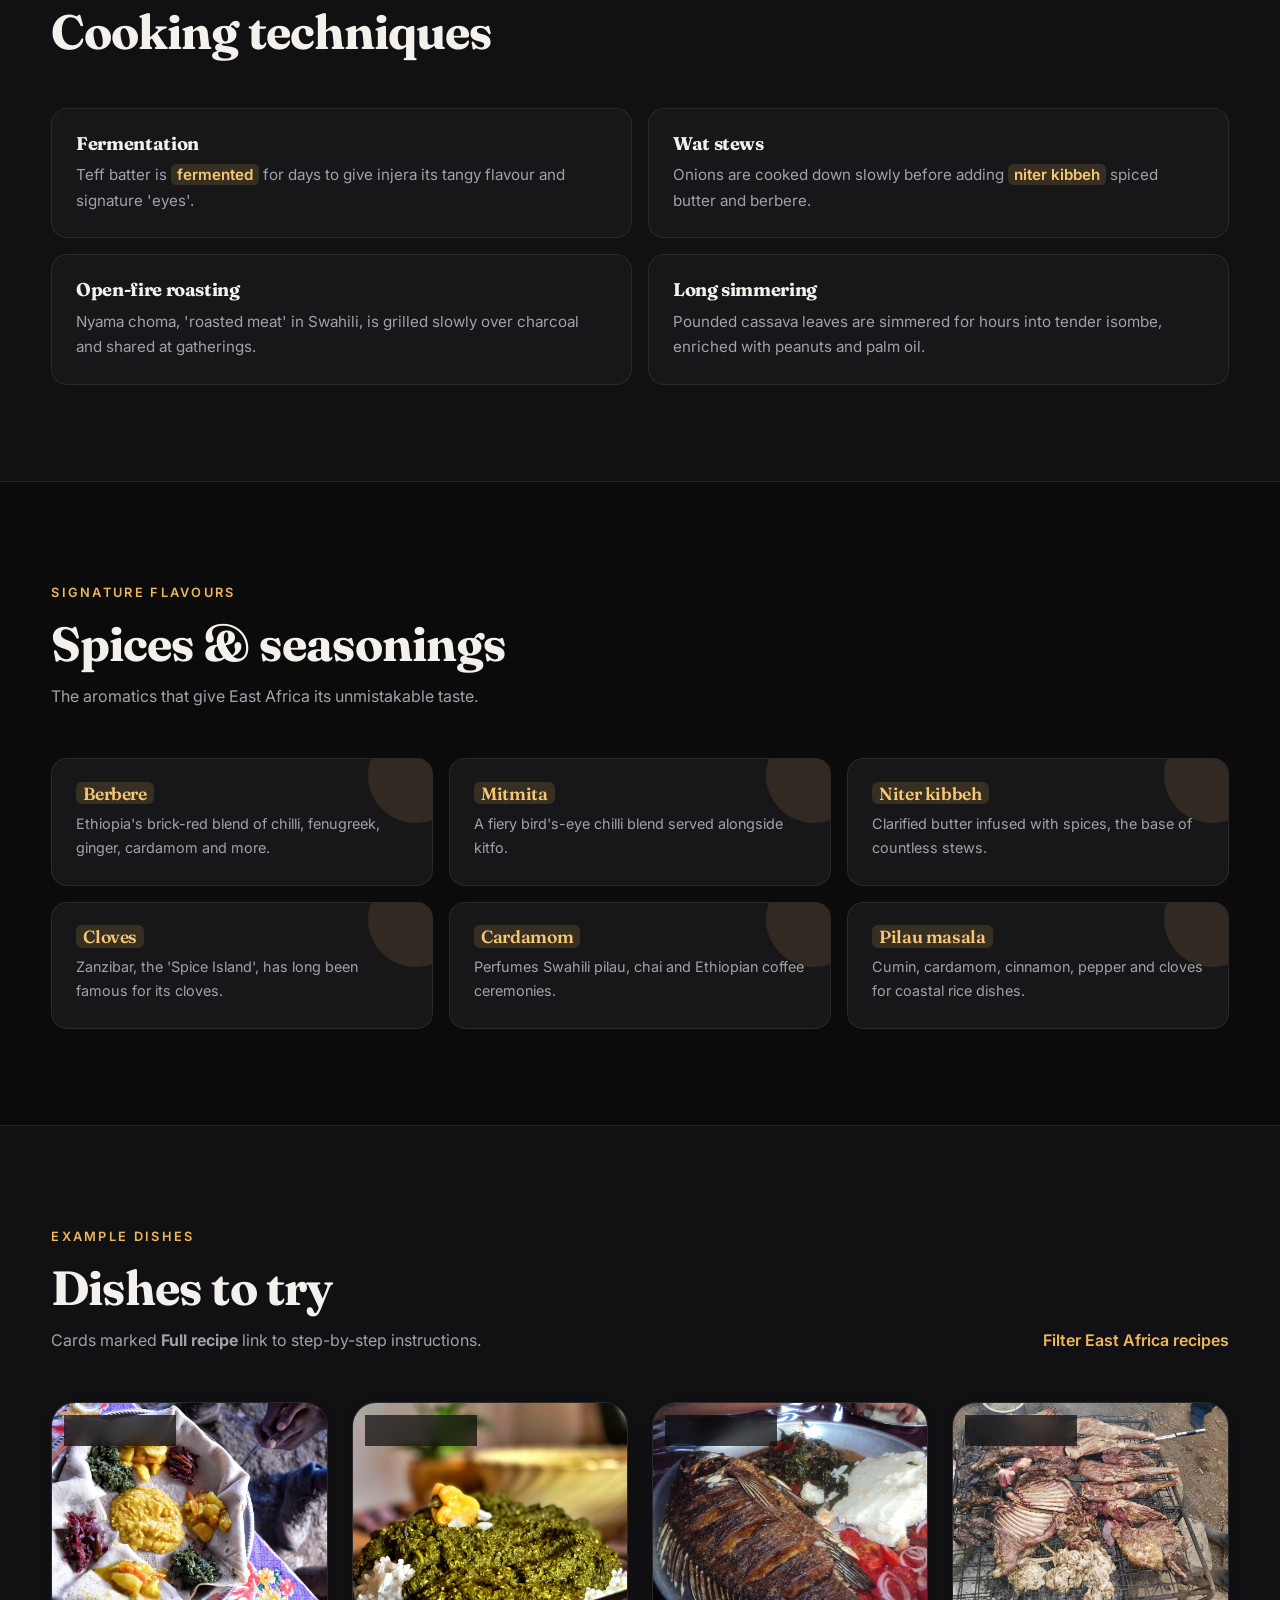
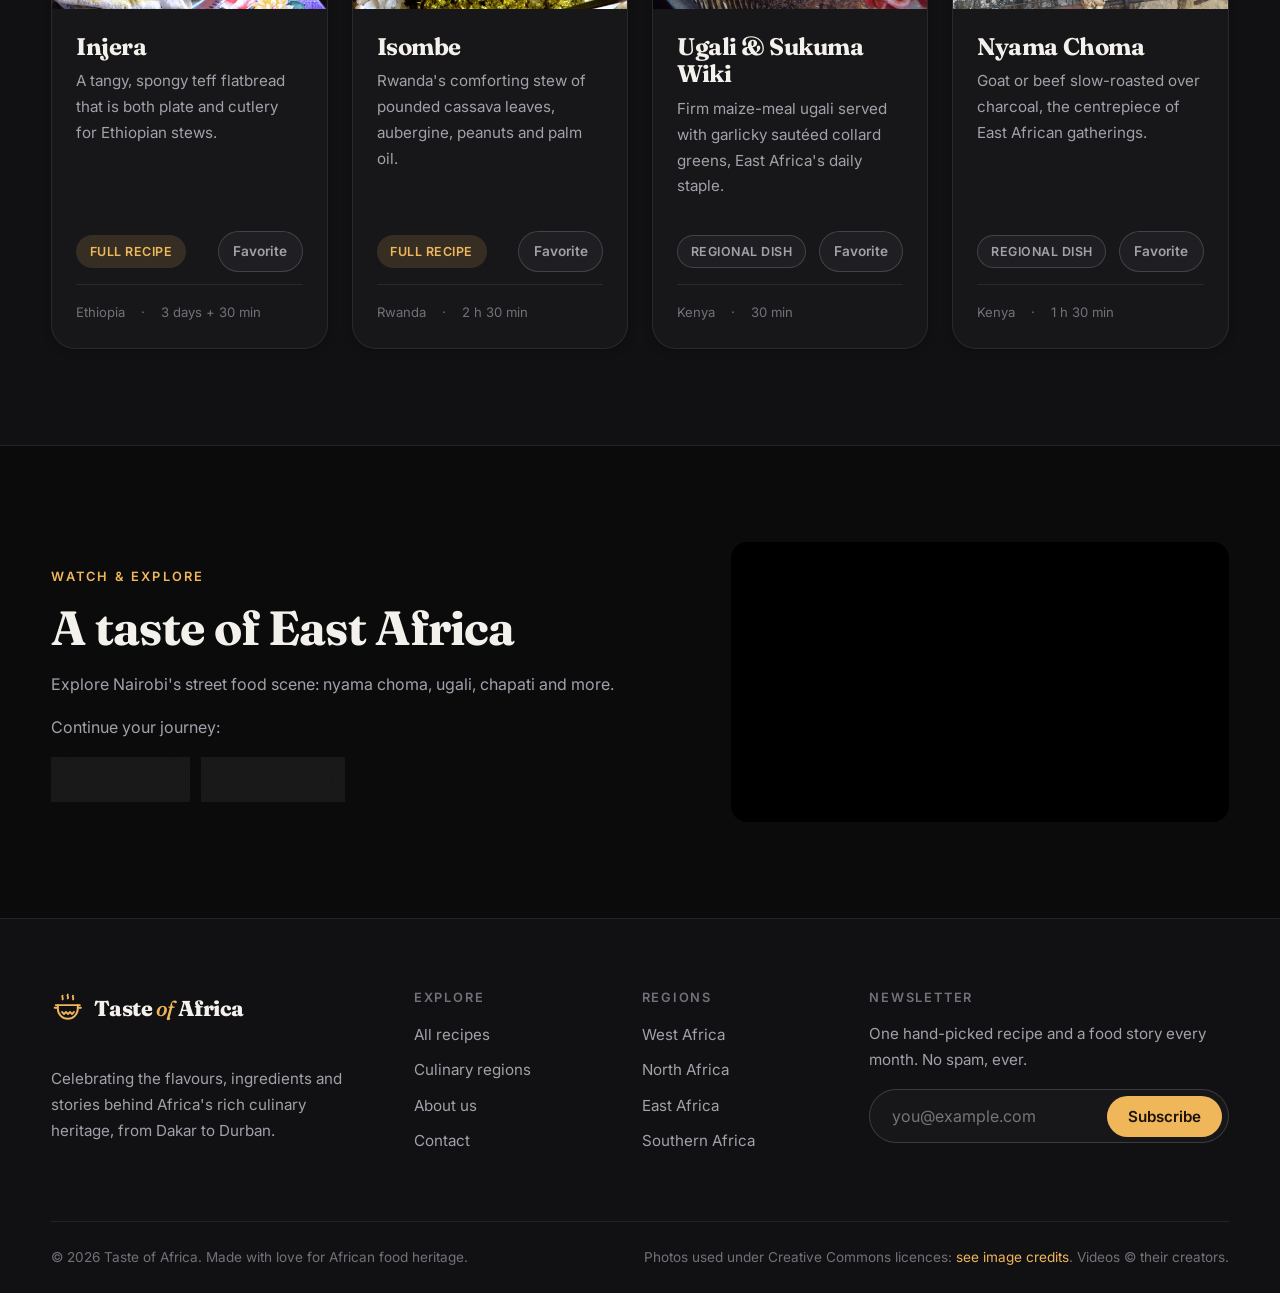
<file: east-africa.html>
<!DOCTYPE html>
<html lang="en" data-theme="dark">
<head>
  <meta charset="UTF-8">
  <meta name="viewport" content="width=device-width, initial-scale=1.0">
  <meta name="description" content="Discover the food culture, staples, spices and cooking techniques of East Africa.">
  <meta name="theme-color" content="#0b0b0c">
  <title>East Africa Cuisine | Taste of Africa</title>
  <link rel="icon" href="data:image/svg+xml,%3Csvg xmlns='http://www.w3.org/2000/svg' viewBox='0 0 32 32' fill='none' stroke='%23f0b65a' stroke-width='2.2' stroke-linecap='round' stroke-linejoin='round'%3E%3Crect width='32' height='32' rx='7' fill='%230b0b0c' stroke='none'/%3E%3Cpath d='M11 4c-1.2 1.2 1.2 2.4 0 3.6M16 3c-1.2 1.2 1.2 2.4 0 3.6M21 4c-1.2 1.2 1.2 2.4 0 3.6M4.5 12.5h23M6.5 12.5v3.5a9.5 9.5 0 0 0 19 0v-3.5M10.5 19l1.9 2 1.9-2 1.9 2 1.9-2 1.9 2 1.9-2'/%3E%3C/svg%3E">

  <link rel="preconnect" href="https://fonts.googleapis.com">
  <link rel="preconnect" href="https://fonts.gstatic.com" crossorigin>
  <link href="https://fonts.googleapis.com/css2?family=Fraunces:ital,opsz,wght@0,9..144,500;0,9..144,700;0,9..144,800;1,9..144,500&amp;family=Inter:wght@400;500;600;700&amp;display=swap" rel="stylesheet">

  <link rel="stylesheet" href="css/styles.css">

  <script>
    try {
      var savedTheme = JSON.parse(localStorage.getItem("toa-theme"));
      document.documentElement.setAttribute("data-theme", savedTheme === "light" ? "light" : "dark");
    } catch (e) {}
  </script>
</head>
<body>
  <a class="skip-link" href="#main">Skip to main content</a>

  <header class="site-header">
    <div class="container header-inner">
      <a href="index.html" class="logo" aria-label="Taste of Africa home">
        <svg class="logo-mark" viewBox="0 0 32 32" fill="none" stroke="currentColor" stroke-width="1.8" stroke-linecap="round" stroke-linejoin="round" aria-hidden="true"><path d="M11 3.5c-1.2 1.2 1.2 2.4 0 3.6M16 2.5c-1.2 1.2 1.2 2.4 0 3.6M21 3.5c-1.2 1.2 1.2 2.4 0 3.6"/><path d="M4.5 12.5h23"/><path d="M6.5 12.5v3.5a9.5 9.5 0 0 0 19 0v-3.5"/><path d="M10.5 19l1.9 2 1.9-2 1.9 2 1.9-2 1.9 2 1.9-2"/><path d="M6.5 15H3.5M25.5 15h3"/></svg>
        <span>Taste <em>of</em> Africa</span>
      </a>

      <nav class="main-nav" id="main-nav" aria-label="Main navigation">
        <ul class="nav-list">
          <li><a href="index.html">Home</a></li>
          <li><a href="recipes.html">Recipes</a></li>
          <li><a href="regions.html" aria-current="page">Regions</a></li>
          <li><a href="about.html">About Us</a></li>
          <li><a href="contact.html">Contact</a></li>
        </ul>
      </nav>

      <div class="header-actions">
        <a href="recipes.html?filter=favorites" class="icon-btn" aria-label="View your favourite recipes" title="Your favourites">
          <svg viewBox="0 0 24 24" fill="none" stroke="currentColor" stroke-width="2" aria-hidden="true"><path d="M20.8 4.6a5.5 5.5 0 0 0-7.8 0L12 5.7l-1-1.1a5.5 5.5 0 0 0-7.8 7.8l1 1.1L12 21l7.8-7.5 1-1.1a5.5 5.5 0 0 0 0-7.8z"/></svg>
          <span class="fav-badge" data-count="0"></span>
        </a>
        <button class="icon-btn" id="theme-toggle" type="button" aria-label="Switch to light mode">
          <svg class="icon-moon" viewBox="0 0 24 24" fill="none" stroke="currentColor" stroke-width="2" aria-hidden="true"><path d="M21 12.8A9 9 0 1 1 11.2 3a7 7 0 0 0 9.8 9.8z"/></svg>
          <svg class="icon-sun" viewBox="0 0 24 24" fill="none" stroke="currentColor" stroke-width="2" aria-hidden="true"><circle cx="12" cy="12" r="4.5"/><path d="M12 1.5v2.5M12 20v2.5M4.6 4.6l1.8 1.8M17.6 17.6l1.8 1.8M1.5 12H4M20 12h2.5M4.6 19.4l1.8-1.8M17.6 6.4l1.8-1.8"/></svg>
        </button>
        <button class="icon-btn nav-toggle" type="button" aria-expanded="false" aria-controls="main-nav" aria-label="Open menu">
          <svg viewBox="0 0 24 24" fill="none" stroke="currentColor" stroke-width="2" aria-hidden="true"><path d="M4 7h16M4 12h16M4 17h10"/></svg>
        </button>
      </div>
    </div>
  </header>

  <main id="main">
    <section class="page-hero" style="background-image: url('images/east-africa-hero.jpg');">
      <div class="container reveal">
        <nav aria-label="Breadcrumb"><ol class="breadcrumb"><li><a href="index.html">Home</a></li><li><a href="regions.html">Regions</a></li><li aria-current="page">East Africa</li></ol></nav>
        <span class="eyebrow">Ethiopia · Eritrea · Kenya · Tanzania · Uganda · Rwanda</span>
        <h1>East Africa</h1>
        <p>From fermented injera in the highlands to spice-scented pilau on the Swahili coast.</p>
      </div>
    </section>

    <section class="section" aria-labelledby="culture-title">
      <div class="container split">
        <div class="region-intro reveal">
          <span class="eyebrow">Food culture</span>
          <h2 id="culture-title">The flavours of East Africa</h2>
          <p>East Africa spans the Ethiopian highlands, the Great Rift Valley and the Swahili coast of the Indian Ocean. In Ethiopia and Eritrea, meals are served on <mark>injera</mark>, a spongy fermented flatbread, with stews spiced with <mark>berbere</mark>. Further south, maize-based ugali, roasted meats and green bananas (matoke) anchor the table.</p>
          <p>Centuries of Indian Ocean trade brought <mark>cloves</mark>, <mark>cardamom</mark> and coconut to Zanzibar and Mombasa, giving coastal Swahili cooking dishes like pilau and biryani. Across the region, eating together from a shared platter is a sign of friendship.</p>
        </div>
        <figure class="card reveal">
          <div class="card-media"><img src="images/berbere.jpg" alt="A pile of red berbere spice blend" loading="lazy"></div>
          <figcaption class="card-body"><p class="mt-0">Berbere: the soul of Ethiopian cooking.</p></figcaption>
        </figure>
      </div>
    </section>

    <section class="section section-alt" aria-labelledby="staples-title">
      <div class="container">
        <div class="section-head reveal">
          <div>
            <span class="eyebrow">In the pantry</span>
            <h2 id="staples-title">Staple ingredients</h2>
          </div>
        </div>
        <ul class="staples reveal">
          <li>Teff</li>
          <li>Maize (ugali)</li>
          <li>Matoke (green bananas)</li>
          <li>Cassava &amp; cassava leaves</li>
          <li>Sorghum</li>
          <li>Lentils &amp; split peas</li>
          <li>Beans</li>
          <li>Coconut</li>
          <li>Sweet potatoes</li>
          <li>Sukuma wiki (collard greens)</li>
        </ul>

        <div class="section-head reveal mt-6" style="margin-top: var(--space-8);">
          <div>
            <span class="eyebrow">In the kitchen</span>
            <h2>Cooking techniques</h2>
          </div>
        </div>
        <ul class="feature-list reveal">
          <li>
            <h3>Fermentation</h3>
            <p>Teff batter is <mark>fermented</mark> for days to give injera its tangy flavour and signature 'eyes'.</p>
          </li>
          <li>
            <h3>Wat stews</h3>
            <p>Onions are cooked down slowly before adding <mark>niter kibbeh</mark> spiced butter and berbere.</p>
          </li>
          <li>
            <h3>Open-fire roasting</h3>
            <p>Nyama choma, 'roasted meat' in Swahili, is grilled slowly over charcoal and shared at gatherings.</p>
          </li>
          <li>
            <h3>Long simmering</h3>
            <p>Pounded cassava leaves are simmered for hours into tender isombe, enriched with peanuts and palm oil.</p>
          </li>
        </ul>
      </div>
    </section>

    <section class="section" aria-labelledby="spices-title">
      <div class="container">
        <div class="section-head reveal">
          <div>
            <span class="eyebrow">Signature flavours</span>
            <h2 id="spices-title">Spices &amp; seasonings</h2>
            <p>The aromatics that give East Africa its unmistakable taste.</p>
          </div>
        </div>
        <div class="spice-grid reveal">
          <article class="spice">
            <h3><mark>Berbere</mark></h3>
            <p>Ethiopia's brick-red blend of chilli, fenugreek, ginger, cardamom and more.</p>
          </article>
          <article class="spice">
            <h3><mark>Mitmita</mark></h3>
            <p>A fiery bird's-eye chilli blend served alongside kitfo.</p>
          </article>
          <article class="spice">
            <h3><mark>Niter kibbeh</mark></h3>
            <p>Clarified butter infused with spices, the base of countless stews.</p>
          </article>
          <article class="spice">
            <h3><mark>Cloves</mark></h3>
            <p>Zanzibar, the 'Spice Island', has long been famous for its cloves.</p>
          </article>
          <article class="spice">
            <h3><mark>Cardamom</mark></h3>
            <p>Perfumes Swahili pilau, chai and Ethiopian coffee ceremonies.</p>
          </article>
          <article class="spice">
            <h3><mark>Pilau masala</mark></h3>
            <p>Cumin, cardamom, cinnamon, pepper and cloves for coastal rice dishes.</p>
          </article>
        </div>
      </div>
    </section>

    <section class="section section-alt" aria-labelledby="dishes-title">
      <div class="container">
        <div class="section-head reveal">
          <div>
            <span class="eyebrow">Example dishes</span>
            <h2 id="dishes-title">Dishes to try</h2>
            <p>Cards marked <strong>Full recipe</strong> link to step-by-step instructions.</p>
          </div>
          <a href="recipes.html?filter=east-africa" class="link-arrow">Filter East Africa recipes</a>
        </div>
        <div class="grid grid-auto reveal">
          <article class="card recipe-card" data-region="east-africa" data-id="injera">
            <div class="card-media">
              <img src="images/injera.jpg" alt="Injera on a woven basket topped with colourful Ethiopian stews" loading="lazy">
              <span class="chip">East Africa</span>
            </div>
            <div class="card-body">
              <h3><a class="card-link" href="injera.html">Injera</a></h3>
              <p>A tangy, spongy teff flatbread that is both plate and cutlery for Ethiopian stews.</p>
              <div class="card-actions">
                <span class="chip chip-accent">Full recipe</span>
                <button class="fav-btn" type="button" data-id="injera" aria-pressed="false" aria-label="Save Injera to favorites"><span class="fav-label">Favorite</span></button>
              </div>
              <div class="card-meta"><span>Ethiopia</span><span>3 days + 30 min</span></div>
            </div>
          </article>
          <article class="card recipe-card" data-region="east-africa" data-id="isombe">
            <div class="card-media">
              <img src="images/isombe.jpg" alt="A bowl of dark green isombe cassava leaf stew" loading="lazy">
              <span class="chip">East Africa</span>
            </div>
            <div class="card-body">
              <h3><a class="card-link" href="isombe.html">Isombe</a></h3>
              <p>Rwanda&#x27;s comforting stew of pounded cassava leaves, aubergine, peanuts and palm oil.</p>
              <div class="card-actions">
                <span class="chip chip-accent">Full recipe</span>
                <button class="fav-btn" type="button" data-id="isombe" aria-pressed="false" aria-label="Save Isombe to favorites"><span class="fav-label">Favorite</span></button>
              </div>
              <div class="card-meta"><span>Rwanda</span><span>2 h 30 min</span></div>
            </div>
          </article>
          <article class="card recipe-card" data-region="east-africa" data-id="ugali" id="dish-ugali">
            <div class="card-media">
              <img src="images/ugali.jpg" alt="Ugali with sukuma wiki, fried tilapia and kachumbari" loading="lazy">
              <span class="chip">East Africa</span>
            </div>
            <div class="card-body">
              <h3>Ugali &amp; Sukuma Wiki</h3>
              <p>Firm maize-meal ugali served with garlicky sautéed collard greens, East Africa&#x27;s daily staple.</p>
              <div class="card-actions">
                <span class="chip">Regional dish</span>
                <button class="fav-btn" type="button" data-id="ugali" aria-pressed="false" aria-label="Save Ugali &amp; Sukuma Wiki to favorites"><span class="fav-label">Favorite</span></button>
              </div>
              <div class="card-meta"><span>Kenya</span><span>30 min</span></div>
            </div>
          </article>
          <article class="card recipe-card" data-region="east-africa" data-id="nyama-choma" id="dish-nyama-choma">
            <div class="card-media">
              <img src="images/nyama-choma.jpg" alt="Goat meat roasting slowly over a charcoal grill" loading="lazy">
              <span class="chip">East Africa</span>
            </div>
            <div class="card-body">
              <h3>Nyama Choma</h3>
              <p>Goat or beef slow-roasted over charcoal, the centrepiece of East African gatherings.</p>
              <div class="card-actions">
                <span class="chip">Regional dish</span>
                <button class="fav-btn" type="button" data-id="nyama-choma" aria-pressed="false" aria-label="Save Nyama Choma to favorites"><span class="fav-label">Favorite</span></button>
              </div>
              <div class="card-meta"><span>Kenya</span><span>1 h 30 min</span></div>
            </div>
          </article>
        </div>
      </div>
    </section>

    <section class="section" aria-labelledby="watch-title">
      <div class="container split">
        <div class="reveal">
          <span class="eyebrow">Watch &amp; explore</span>
          <h2 id="watch-title">A taste of East Africa</h2>
          <p class="muted">Explore Nairobi's street food scene: nyama choma, ugali, chapati and more.</p>
          <p class="muted">Continue your journey:</p>
          <div class="hero-actions mt-0"><a href="west-africa.html" class="btn btn-ghost">West Africa</a> <a href="north-africa.html" class="btn btn-ghost">North Africa</a></div>
        </div>
        <div class="video-frame reveal">
          <iframe src="https://www.youtube-nocookie.com/embed/mzHfHHF6aSU" title="Street Food in Kenya — Ultimate Kenyan Food Tour in Nairobi (Mark Wiens)" loading="lazy" allow="accelerometer; autoplay; clipboard-write; encrypted-media; gyroscope; picture-in-picture; web-share" referrerpolicy="strict-origin-when-cross-origin" allowfullscreen></iframe>
        </div>
      </div>
    </section>
  </main>

  <footer class="site-footer">
    <div class="container footer-grid">
      <section>
        <a href="index.html" class="logo"><svg class="logo-mark" viewBox="0 0 32 32" fill="none" stroke="currentColor" stroke-width="1.8" stroke-linecap="round" stroke-linejoin="round" aria-hidden="true"><path d="M11 3.5c-1.2 1.2 1.2 2.4 0 3.6M16 2.5c-1.2 1.2 1.2 2.4 0 3.6M21 3.5c-1.2 1.2 1.2 2.4 0 3.6"/><path d="M4.5 12.5h23"/><path d="M6.5 12.5v3.5a9.5 9.5 0 0 0 19 0v-3.5"/><path d="M10.5 19l1.9 2 1.9-2 1.9 2 1.9-2 1.9 2 1.9-2"/><path d="M6.5 15H3.5M25.5 15h3"/></svg><span>Taste <em>of</em> Africa</span></a>
        <p class="mt-6">Celebrating the flavours, ingredients and stories behind Africa's rich culinary heritage, from Dakar to Durban.</p>
      </section>
      <nav aria-label="Footer: explore">
        <h2>Explore</h2>
        <ul class="footer-links">
          <li><a href="recipes.html">All recipes</a></li>
          <li><a href="regions.html">Culinary regions</a></li>
          <li><a href="about.html">About us</a></li>
          <li><a href="contact.html">Contact</a></li>
        </ul>
      </nav>
      <nav aria-label="Footer: regions">
        <h2>Regions</h2>
        <ul class="footer-links">
          <li><a href="west-africa.html">West Africa</a></li>
          <li><a href="north-africa.html">North Africa</a></li>
          <li><a href="east-africa.html">East Africa</a></li>
          <li><a href="recipes.html?filter=southern-africa">Southern Africa</a></li>
        </ul>
      </nav>
      <section aria-labelledby="newsletter-title">
        <h2 id="newsletter-title">Newsletter</h2>
        <p>One hand-picked recipe and a food story every month. No spam, ever.</p>
        <form class="newsletter-form" novalidate>
          <label for="newsletter-email" class="visually-hidden">Email address</label>
          <input type="email" id="newsletter-email" name="newsletter-email" placeholder="you@example.com" autocomplete="email" required>
          <button type="submit" class="btn btn-primary">Subscribe</button>
        </form>
        <p class="newsletter-msg" role="status" aria-live="polite"></p>
      </section>
    </div>
    <div class="container footer-bottom">
      <p>&copy; <span class="current-year">2026</span> Taste of Africa. Made with love for African food heritage.</p>
      <p>Photos used under Creative Commons licences: <a href="about.html#credits">see image credits</a>. Videos &copy; their creators.</p>
    </div>
  </footer>

  <button class="icon-btn back-to-top" type="button" aria-label="Back to top">
    <svg viewBox="0 0 24 24" fill="none" stroke="currentColor" stroke-width="2" aria-hidden="true"><path d="M12 19V5M5 12l7-7 7 7"/></svg>
  </button>

  <script src="js/script.js"></script>
</body>
</html>
</file>
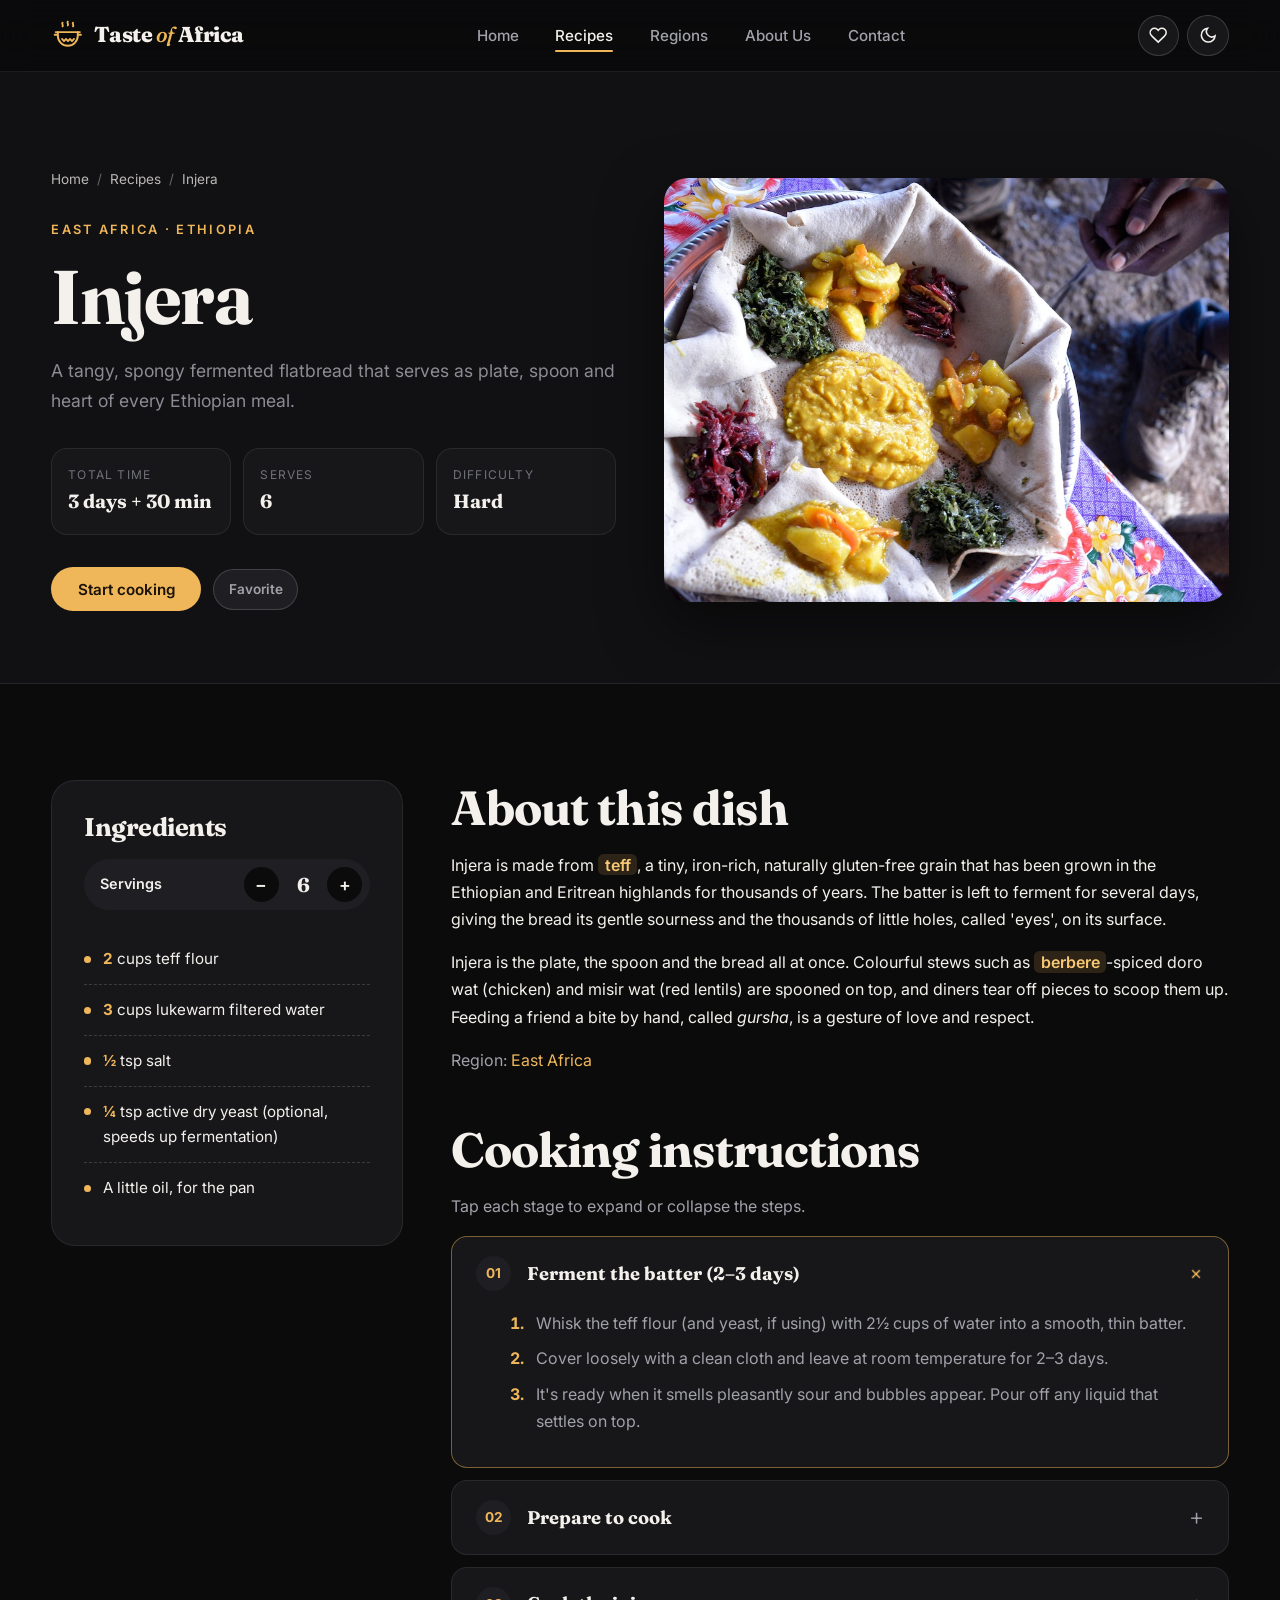
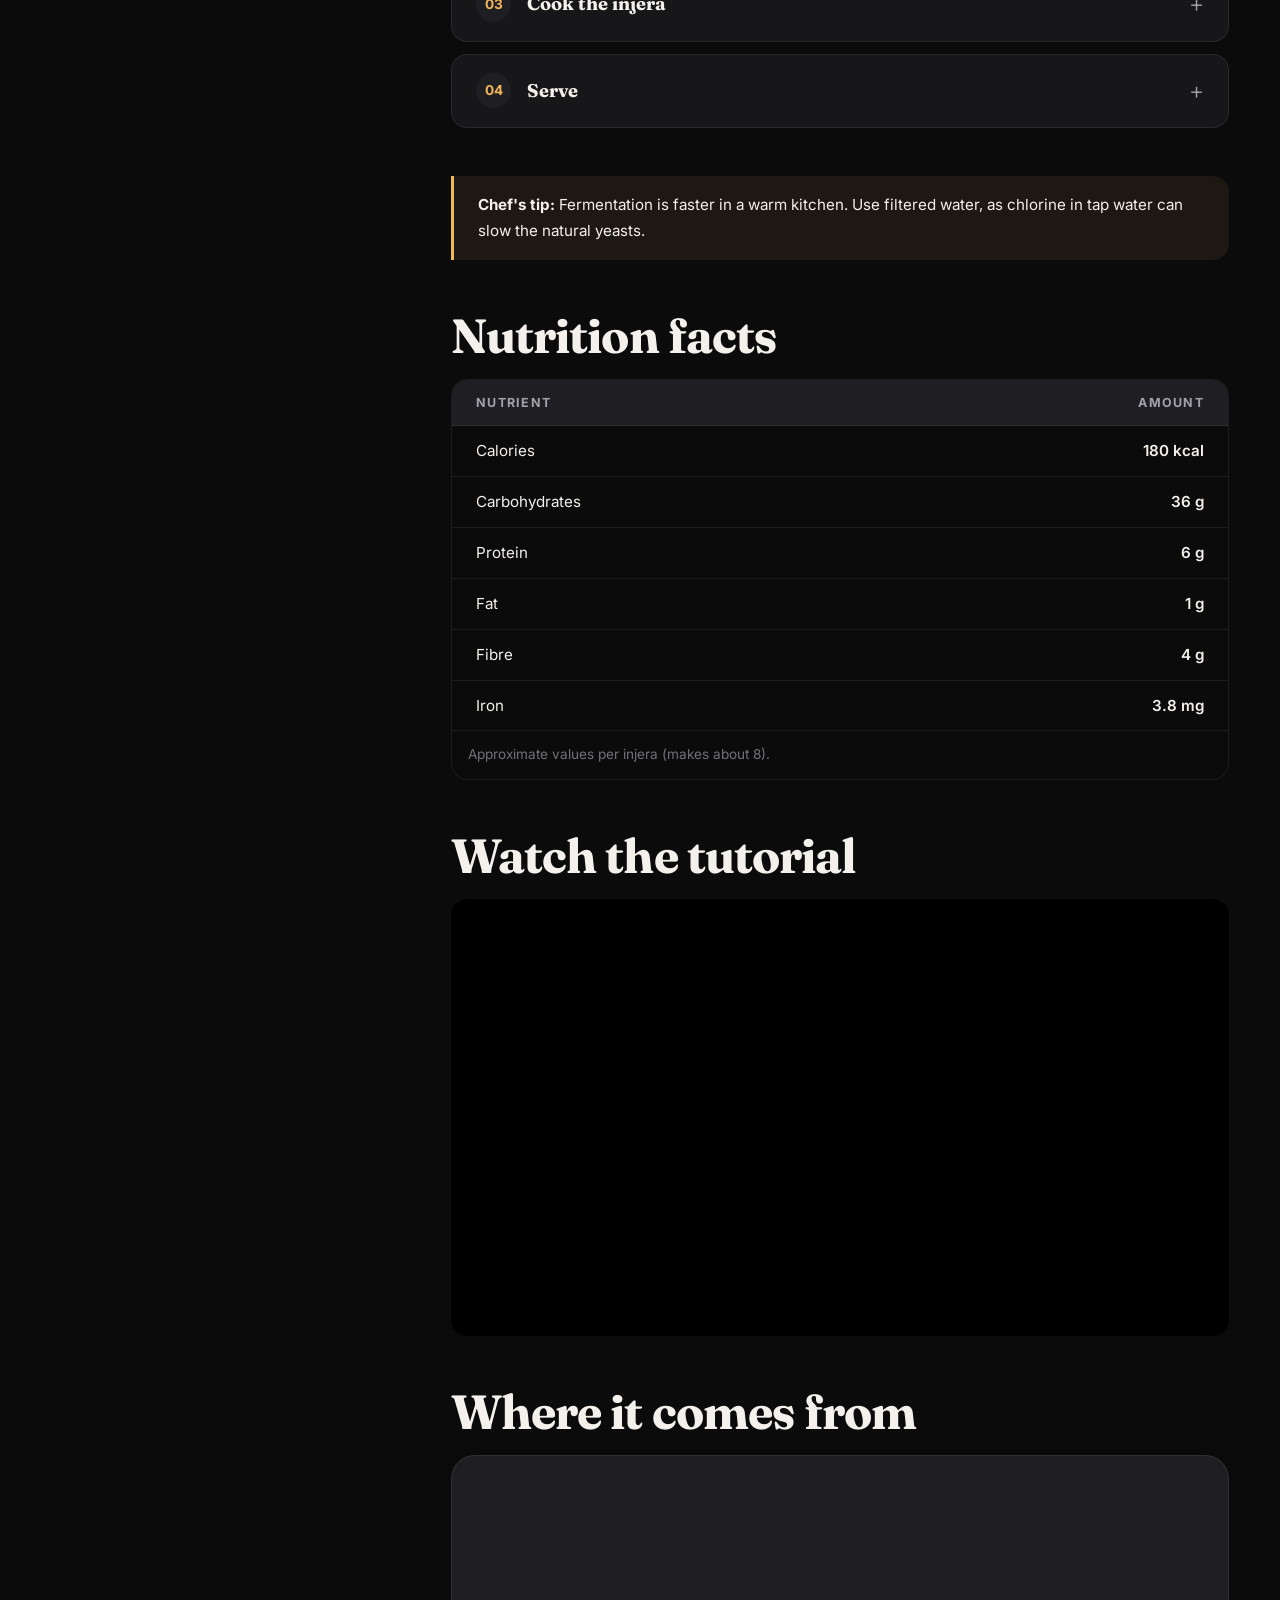
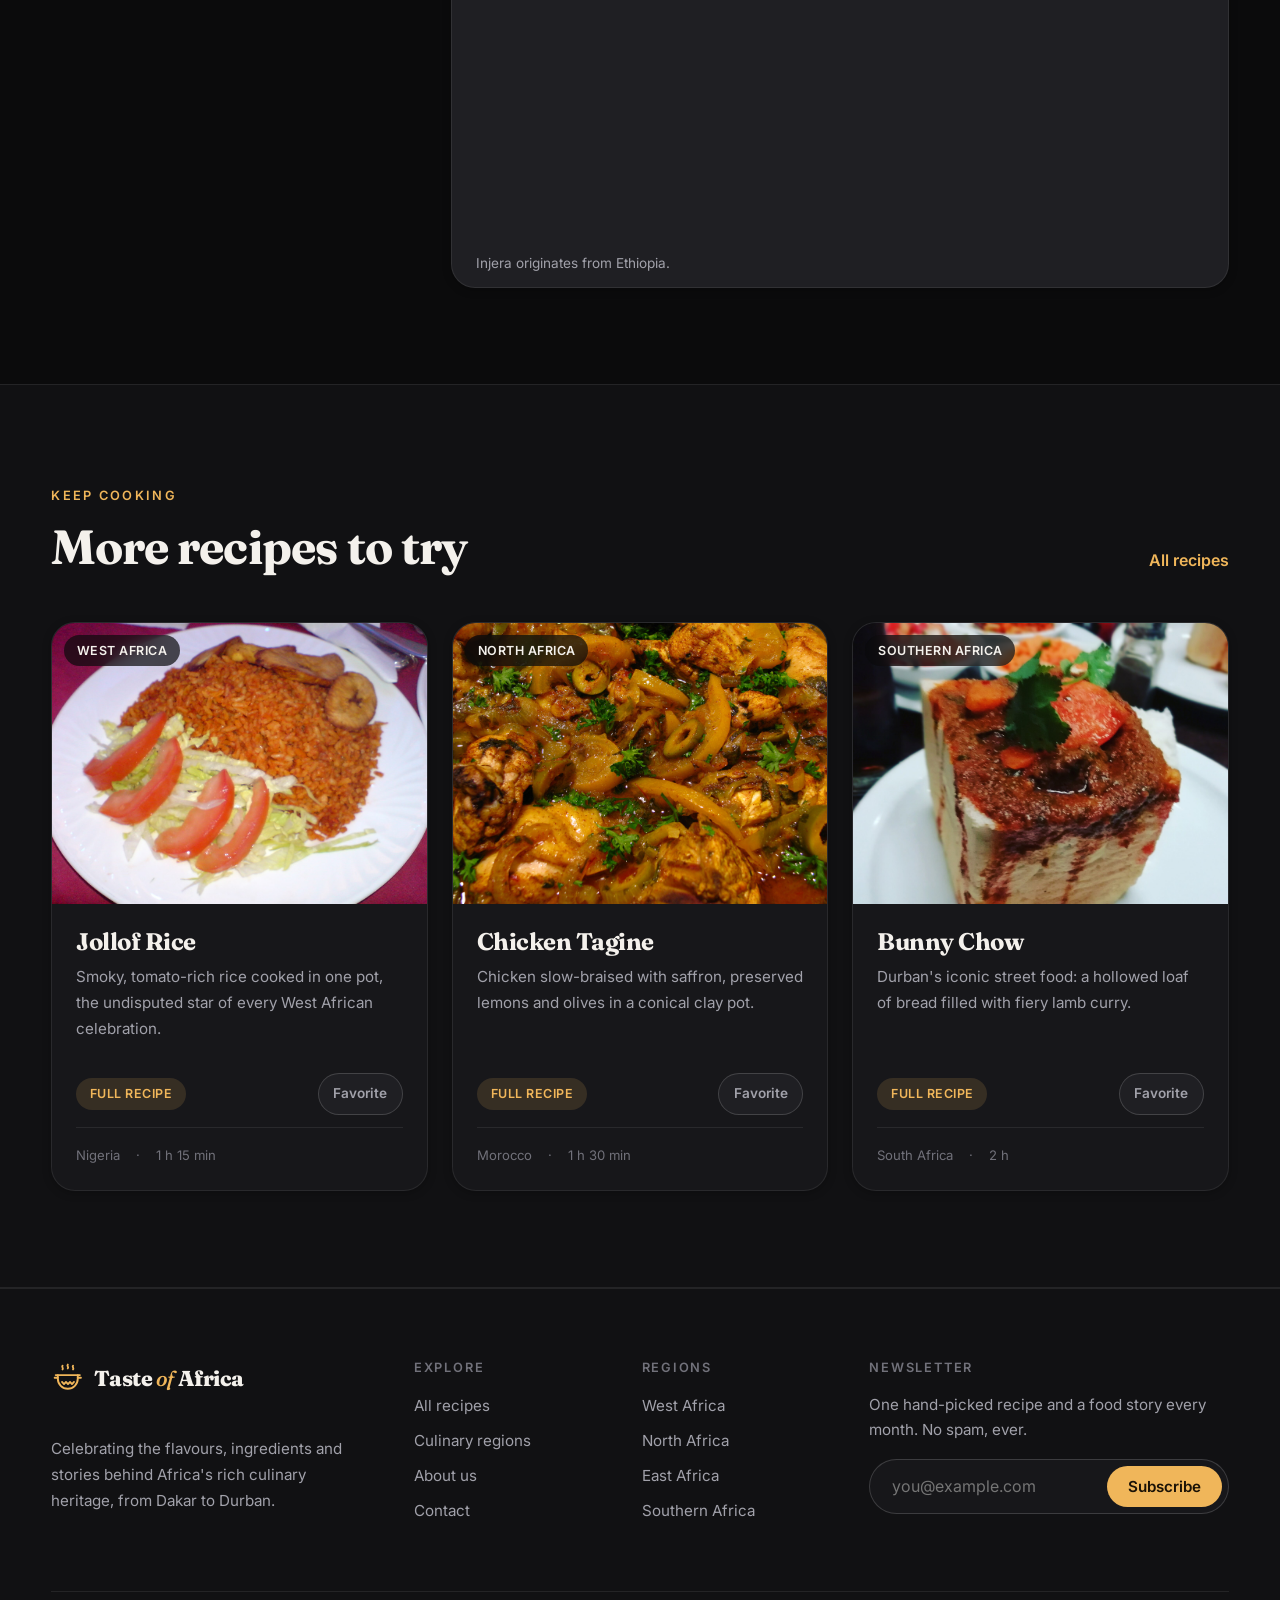
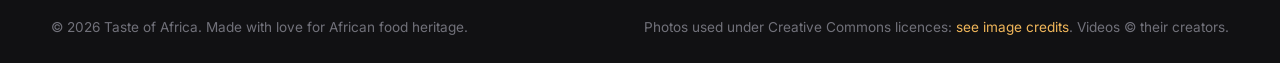
<file: injera.html>
<!DOCTYPE html>
<html lang="en" data-theme="dark">
<head>
  <meta charset="UTF-8">
  <meta name="viewport" content="width=device-width, initial-scale=1.0">
  <meta name="description" content="How to make authentic Injera from Ethiopia: ingredients, step-by-step instructions and video.">
  <meta name="theme-color" content="#0b0b0c">
  <title>Injera Recipe | Taste of Africa</title>
  <link rel="icon" href="data:image/svg+xml,%3Csvg xmlns='http://www.w3.org/2000/svg' viewBox='0 0 32 32' fill='none' stroke='%23f0b65a' stroke-width='2.2' stroke-linecap='round' stroke-linejoin='round'%3E%3Crect width='32' height='32' rx='7' fill='%230b0b0c' stroke='none'/%3E%3Cpath d='M11 4c-1.2 1.2 1.2 2.4 0 3.6M16 3c-1.2 1.2 1.2 2.4 0 3.6M21 4c-1.2 1.2 1.2 2.4 0 3.6M4.5 12.5h23M6.5 12.5v3.5a9.5 9.5 0 0 0 19 0v-3.5M10.5 19l1.9 2 1.9-2 1.9 2 1.9-2 1.9 2 1.9-2'/%3E%3C/svg%3E">

  <link rel="preconnect" href="https://fonts.googleapis.com">
  <link rel="preconnect" href="https://fonts.gstatic.com" crossorigin>
  <link href="https://fonts.googleapis.com/css2?family=Fraunces:ital,opsz,wght@0,9..144,500;0,9..144,700;0,9..144,800;1,9..144,500&amp;family=Inter:wght@400;500;600;700&amp;display=swap" rel="stylesheet">

  <link rel="stylesheet" href="css/styles.css">
  <script>
    try {
      var savedTheme = JSON.parse(localStorage.getItem("toa-theme"));
      document.documentElement.setAttribute("data-theme", savedTheme === "light" ? "light" : "dark");
    } catch (e) {}
  </script>
</head>
<body>
  <a class="skip-link" href="#main">Skip to main content</a>

  <header class="site-header">
    <div class="container header-inner">
      <a href="index.html" class="logo" aria-label="Taste of Africa home">
        <svg class="logo-mark" viewBox="0 0 32 32" fill="none" stroke="currentColor" stroke-width="1.8" stroke-linecap="round" stroke-linejoin="round" aria-hidden="true"><path d="M11 3.5c-1.2 1.2 1.2 2.4 0 3.6M16 2.5c-1.2 1.2 1.2 2.4 0 3.6M21 3.5c-1.2 1.2 1.2 2.4 0 3.6"/><path d="M4.5 12.5h23"/><path d="M6.5 12.5v3.5a9.5 9.5 0 0 0 19 0v-3.5"/><path d="M10.5 19l1.9 2 1.9-2 1.9 2 1.9-2 1.9 2 1.9-2"/><path d="M6.5 15H3.5M25.5 15h3"/></svg>
        <span>Taste <em>of</em> Africa</span>
      </a>

      <nav class="main-nav" id="main-nav" aria-label="Main navigation">
        <ul class="nav-list">
          <li><a href="index.html">Home</a></li>
          <li><a href="recipes.html" aria-current="page">Recipes</a></li>
          <li><a href="regions.html">Regions</a></li>
          <li><a href="about.html">About Us</a></li>
          <li><a href="contact.html">Contact</a></li>
        </ul>
      </nav>

      <div class="header-actions">
        <a href="recipes.html?filter=favorites" class="icon-btn" aria-label="View your favourite recipes" title="Your favourites">
          <svg viewBox="0 0 24 24" fill="none" stroke="currentColor" stroke-width="2" aria-hidden="true"><path d="M20.8 4.6a5.5 5.5 0 0 0-7.8 0L12 5.7l-1-1.1a5.5 5.5 0 0 0-7.8 7.8l1 1.1L12 21l7.8-7.5 1-1.1a5.5 5.5 0 0 0 0-7.8z"/></svg>
          <span class="fav-badge" data-count="0"></span>
        </a>
        <button class="icon-btn" id="theme-toggle" type="button" aria-label="Switch to light mode">
          <svg class="icon-moon" viewBox="0 0 24 24" fill="none" stroke="currentColor" stroke-width="2" aria-hidden="true"><path d="M21 12.8A9 9 0 1 1 11.2 3a7 7 0 0 0 9.8 9.8z"/></svg>
          <svg class="icon-sun" viewBox="0 0 24 24" fill="none" stroke="currentColor" stroke-width="2" aria-hidden="true"><circle cx="12" cy="12" r="4.5"/><path d="M12 1.5v2.5M12 20v2.5M4.6 4.6l1.8 1.8M17.6 17.6l1.8 1.8M1.5 12H4M20 12h2.5M4.6 19.4l1.8-1.8M17.6 6.4l1.8-1.8"/></svg>
        </button>
        <button class="icon-btn nav-toggle" type="button" aria-expanded="false" aria-controls="main-nav" aria-label="Open menu">
          <svg viewBox="0 0 24 24" fill="none" stroke="currentColor" stroke-width="2" aria-hidden="true"><path d="M4 7h16M4 12h16M4 17h10"/></svg>
        </button>
      </div>
    </div>
  </header>

  <main id="main">
    <section class="page-hero plain recipe-hero">
      <div class="container recipe-hero-grid">
        <div class="reveal">
          <nav aria-label="Breadcrumb"><ol class="breadcrumb"><li><a href="index.html">Home</a></li><li><a href="recipes.html">Recipes</a></li><li aria-current="page">Injera</li></ol></nav>
          <span class="eyebrow">East Africa · Ethiopia</span>
          <h1>Injera</h1>
          <p class="lead">A tangy, spongy fermented flatbread that serves as plate, spoon and heart of every Ethiopian meal.</p>
          <ul class="recipe-facts">
            <li><span>Total time</span><strong>3 days + 30 min</strong></li>
            <li><span>Serves</span><strong>6</strong></li>
            <li><span>Difficulty</span><strong>Hard</strong></li>
          </ul>
          <div class="card-actions">
            <a href="#instructions" class="btn btn-primary">Start cooking</a>
            <button class="fav-btn" type="button" data-id="injera" aria-pressed="false" aria-label="Save Injera to favorites"><span class="fav-label">Favorite</span></button>
          </div>
        </div>
        <div class="recipe-hero-img reveal">
          <img src="images/injera.jpg" alt="Injera on a woven basket topped with colourful Ethiopian stews">
        </div>
      </div>
    </section>

    <div class="section">
      <div class="container recipe-layout">
        <aside class="panel ingredients-panel" aria-labelledby="ingredients-title">
          <h2 id="ingredients-title">Ingredients</h2>
          <div class="scaler" data-base-servings="6">
            <label for="servings">Servings</label>
            <div class="scaler-controls">
              <button type="button" data-step="-1" aria-label="Decrease servings">−</button>
              <output id="servings" aria-live="polite">6</output>
              <button type="button" data-step="1" aria-label="Increase servings">+</button>
            </div>
          </div>
          <ul class="ingredients-list">
              <li><span><span class="qty" data-base="2">2</span> cups teff flour</span></li>
              <li><span><span class="qty" data-base="3">3</span> cups lukewarm filtered water</span></li>
              <li><span><span class="qty" data-base="0.5">½</span> tsp salt</span></li>
              <li><span><span class="qty" data-base="0.25">¼</span> tsp active dry yeast (optional, speeds up fermentation)</span></li>
              <li><span>A little oil, for the pan</span></li>
          </ul>
        </aside>

        <article class="recipe-main">
          <section aria-labelledby="about-title">
            <h2 id="about-title">About this dish</h2>
            <p>Injera is made from <mark>teff</mark>, a tiny, iron-rich, naturally gluten-free grain that has been grown in the Ethiopian and Eritrean highlands for thousands of years. The batter is left to ferment for several days, giving the bread its gentle sourness and the thousands of little holes, called 'eyes', on its surface.</p>
            <p>Injera is the plate, the spoon and the bread all at once. Colourful stews such as <mark>berbere</mark>-spiced doro wat (chicken) and misir wat (red lentils) are spooned on top, and diners tear off pieces to scoop them up. Feeding a friend a bite by hand, called <em>gursha</em>, is a gesture of love and respect.</p>
            <p class="muted">Region: <a href="east-africa.html">East Africa</a></p>
          </section>

          <section id="instructions" class="steps" aria-labelledby="steps-title">
            <h2 id="steps-title">Cooking instructions</h2>
            <p class="muted">Tap each stage to expand or collapse the steps.</p>
            <details open>
              <summary><span class="step-num">01</span>Ferment the batter (2–3 days)</summary>
              <ol>
                <li>Whisk the teff flour (and yeast, if using) with 2½ cups of water into a smooth, thin batter.</li>
                <li>Cover loosely with a clean cloth and leave at room temperature for 2–3 days.</li>
                <li>It&#x27;s ready when it smells pleasantly sour and bubbles appear. Pour off any liquid that settles on top.</li>
              </ol>
            </details>
            <details>
              <summary><span class="step-num">02</span>Prepare to cook</summary>
              <ol>
                <li>Stir in the salt and enough of the remaining water to reach a thin pancake-batter consistency.</li>
                <li>Leave for 30 minutes until bubbles form again on the surface.</li>
              </ol>
            </details>
            <details>
              <summary><span class="step-num">03</span>Cook the injera</summary>
              <ol>
                <li>Heat a large non-stick pan or traditional mitad over medium-high heat and wipe with a little oil.</li>
                <li>Pour the batter in a thin spiral from the outside in, covering the whole pan.</li>
                <li>When holes appear across the surface, cover with a lid for about 1 minute. Do not flip!</li>
                <li>The injera is done when the edges lift away. Slide it onto a clean cloth to cool before stacking.</li>
              </ol>
            </details>
            <details>
              <summary><span class="step-num">04</span>Serve</summary>
              <ol>
                <li>Line a large platter with injera and spoon stews such as doro wat, misir wat and shiro on top.</li>
                <li>Roll extra injera on the side for scooping, and eat with your right hand.</li>
              </ol>
            </details>
          </section>

          <p class="tip"><strong>Chef's tip:</strong> Fermentation is faster in a warm kitchen. Use filtered water, as chlorine in tap water can slow the natural yeasts.</p>

          <section aria-labelledby="nutrition-title">
            <h2 id="nutrition-title">Nutrition facts</h2>
            <div class="table-wrap">
              <table>
                <caption>Approximate values per injera (makes about 8).</caption>
                <thead>
                  <tr><th scope="col">Nutrient</th><th scope="col">Amount</th></tr>
                </thead>
                <tbody>
                  <tr><td>Calories</td><td>180 kcal</td></tr>
                  <tr><td>Carbohydrates</td><td>36 g</td></tr>
                  <tr><td>Protein</td><td>6 g</td></tr>
                  <tr><td>Fat</td><td>1 g</td></tr>
                  <tr><td>Fibre</td><td>4 g</td></tr>
                  <tr><td>Iron</td><td>3.8 mg</td></tr>
                </tbody>
              </table>
            </div>
          </section>

          <section aria-labelledby="video-title">
            <h2 id="video-title">Watch the tutorial</h2>
            <div class="video-frame">
              <iframe src="https://www.youtube-nocookie.com/embed/VLDlO2CIMbQ" title="How to Make Ethiopian Injera — Ferment Teff Flour (ZenDen)" loading="lazy" allow="accelerometer; autoplay; clipboard-write; encrypted-media; gyroscope; picture-in-picture; web-share" referrerpolicy="strict-origin-when-cross-origin" allowfullscreen></iframe>
            </div>
          </section>

          <section aria-labelledby="origin-title">
            <h2 id="origin-title">Where it comes from</h2>
            <figure class="map-frame">
              <iframe src="https://maps.google.com/maps?q=Addis+Ababa,+Ethiopia&amp;z=5&amp;output=embed" title="Map of Ethiopia, home of injera" loading="lazy" referrerpolicy="no-referrer-when-downgrade" allowfullscreen></iframe>
              <figcaption>Injera originates from Ethiopia.</figcaption>
            </figure>
          </section>
        </article>
      </div>
    </div>

    <section class="section section-alt" aria-labelledby="more-title">
      <div class="container">
        <div class="section-head">
          <div>
            <span class="eyebrow">Keep cooking</span>
            <h2 id="more-title">More recipes to try</h2>
          </div>
          <a href="recipes.html" class="link-arrow">All recipes</a>
        </div>
        <div class="grid grid-3">
          <article class="card recipe-card" data-region="west-africa" data-id="jollof-rice">
            <div class="card-media">
              <img src="images/jollof-rice.jpg" alt="Jollof rice served with fresh tomatoes and fried plantain" loading="lazy">
              <span class="chip">West Africa</span>
            </div>
            <div class="card-body">
              <h3><a class="card-link" href="jollof-rice.html">Jollof Rice</a></h3>
              <p>Smoky, tomato-rich rice cooked in one pot, the undisputed star of every West African celebration.</p>
              <div class="card-actions">
                <span class="chip chip-accent">Full recipe</span>
                <button class="fav-btn" type="button" data-id="jollof-rice" aria-pressed="false" aria-label="Save Jollof Rice to favorites"><span class="fav-label">Favorite</span></button>
              </div>
              <div class="card-meta"><span>Nigeria</span><span>1 h 15 min</span></div>
            </div>
          </article>
          <article class="card recipe-card" data-region="north-africa" data-id="tagine">
            <div class="card-media">
              <img src="images/tagine.jpg" alt="Chicken tagine with preserved lemons and green olives" loading="lazy">
              <span class="chip">North Africa</span>
            </div>
            <div class="card-body">
              <h3><a class="card-link" href="tagine.html">Chicken Tagine</a></h3>
              <p>Chicken slow-braised with saffron, preserved lemons and olives in a conical clay pot.</p>
              <div class="card-actions">
                <span class="chip chip-accent">Full recipe</span>
                <button class="fav-btn" type="button" data-id="tagine" aria-pressed="false" aria-label="Save Chicken Tagine to favorites"><span class="fav-label">Favorite</span></button>
              </div>
              <div class="card-meta"><span>Morocco</span><span>1 h 30 min</span></div>
            </div>
          </article>
          <article class="card recipe-card" data-region="southern-africa" data-id="bunny-chow">
            <div class="card-media">
              <img src="images/bunny-chow.jpg" alt="A Durban mutton bunny chow topped with fresh coriander" loading="lazy">
              <span class="chip">Southern Africa</span>
            </div>
            <div class="card-body">
              <h3><a class="card-link" href="bunny-chow.html">Bunny Chow</a></h3>
              <p>Durban&#x27;s iconic street food: a hollowed loaf of bread filled with fiery lamb curry.</p>
              <div class="card-actions">
                <span class="chip chip-accent">Full recipe</span>
                <button class="fav-btn" type="button" data-id="bunny-chow" aria-pressed="false" aria-label="Save Bunny Chow to favorites"><span class="fav-label">Favorite</span></button>
              </div>
              <div class="card-meta"><span>South Africa</span><span>2 h</span></div>
            </div>
          </article>
        </div>
      </div>
    </section>
  </main>

  <footer class="site-footer">
    <div class="container footer-grid">
      <section>
        <a href="index.html" class="logo"><svg class="logo-mark" viewBox="0 0 32 32" fill="none" stroke="currentColor" stroke-width="1.8" stroke-linecap="round" stroke-linejoin="round" aria-hidden="true"><path d="M11 3.5c-1.2 1.2 1.2 2.4 0 3.6M16 2.5c-1.2 1.2 1.2 2.4 0 3.6M21 3.5c-1.2 1.2 1.2 2.4 0 3.6"/><path d="M4.5 12.5h23"/><path d="M6.5 12.5v3.5a9.5 9.5 0 0 0 19 0v-3.5"/><path d="M10.5 19l1.9 2 1.9-2 1.9 2 1.9-2 1.9 2 1.9-2"/><path d="M6.5 15H3.5M25.5 15h3"/></svg><span>Taste <em>of</em> Africa</span></a>
        <p class="mt-6">Celebrating the flavours, ingredients and stories behind Africa's rich culinary heritage, from Dakar to Durban.</p>
      </section>
      <nav aria-label="Footer: explore">
        <h2>Explore</h2>
        <ul class="footer-links">
          <li><a href="recipes.html">All recipes</a></li>
          <li><a href="regions.html">Culinary regions</a></li>
          <li><a href="about.html">About us</a></li>
          <li><a href="contact.html">Contact</a></li>
        </ul>
      </nav>
      <nav aria-label="Footer: regions">
        <h2>Regions</h2>
        <ul class="footer-links">
          <li><a href="west-africa.html">West Africa</a></li>
          <li><a href="north-africa.html">North Africa</a></li>
          <li><a href="east-africa.html">East Africa</a></li>
          <li><a href="recipes.html?filter=southern-africa">Southern Africa</a></li>
        </ul>
      </nav>
      <section aria-labelledby="newsletter-title">
        <h2 id="newsletter-title">Newsletter</h2>
        <p>One hand-picked recipe and a food story every month. No spam, ever.</p>
        <form class="newsletter-form" novalidate>
          <label for="newsletter-email" class="visually-hidden">Email address</label>
          <input type="email" id="newsletter-email" name="newsletter-email" placeholder="you@example.com" autocomplete="email" required>
          <button type="submit" class="btn btn-primary">Subscribe</button>
        </form>
        <p class="newsletter-msg" role="status" aria-live="polite"></p>
      </section>
    </div>
    <div class="container footer-bottom">
      <p>&copy; <span class="current-year">2026</span> Taste of Africa. Made with love for African food heritage.</p>
      <p>Photos used under Creative Commons licences: <a href="about.html#credits">see image credits</a>. Videos &copy; their creators.</p>
    </div>
  </footer>

  <button class="icon-btn back-to-top" type="button" aria-label="Back to top">
    <svg viewBox="0 0 24 24" fill="none" stroke="currentColor" stroke-width="2" aria-hidden="true"><path d="M12 19V5M5 12l7-7 7 7"/></svg>
  </button>

  <script src="js/script.js"></script>
</body>
</html>
</file>
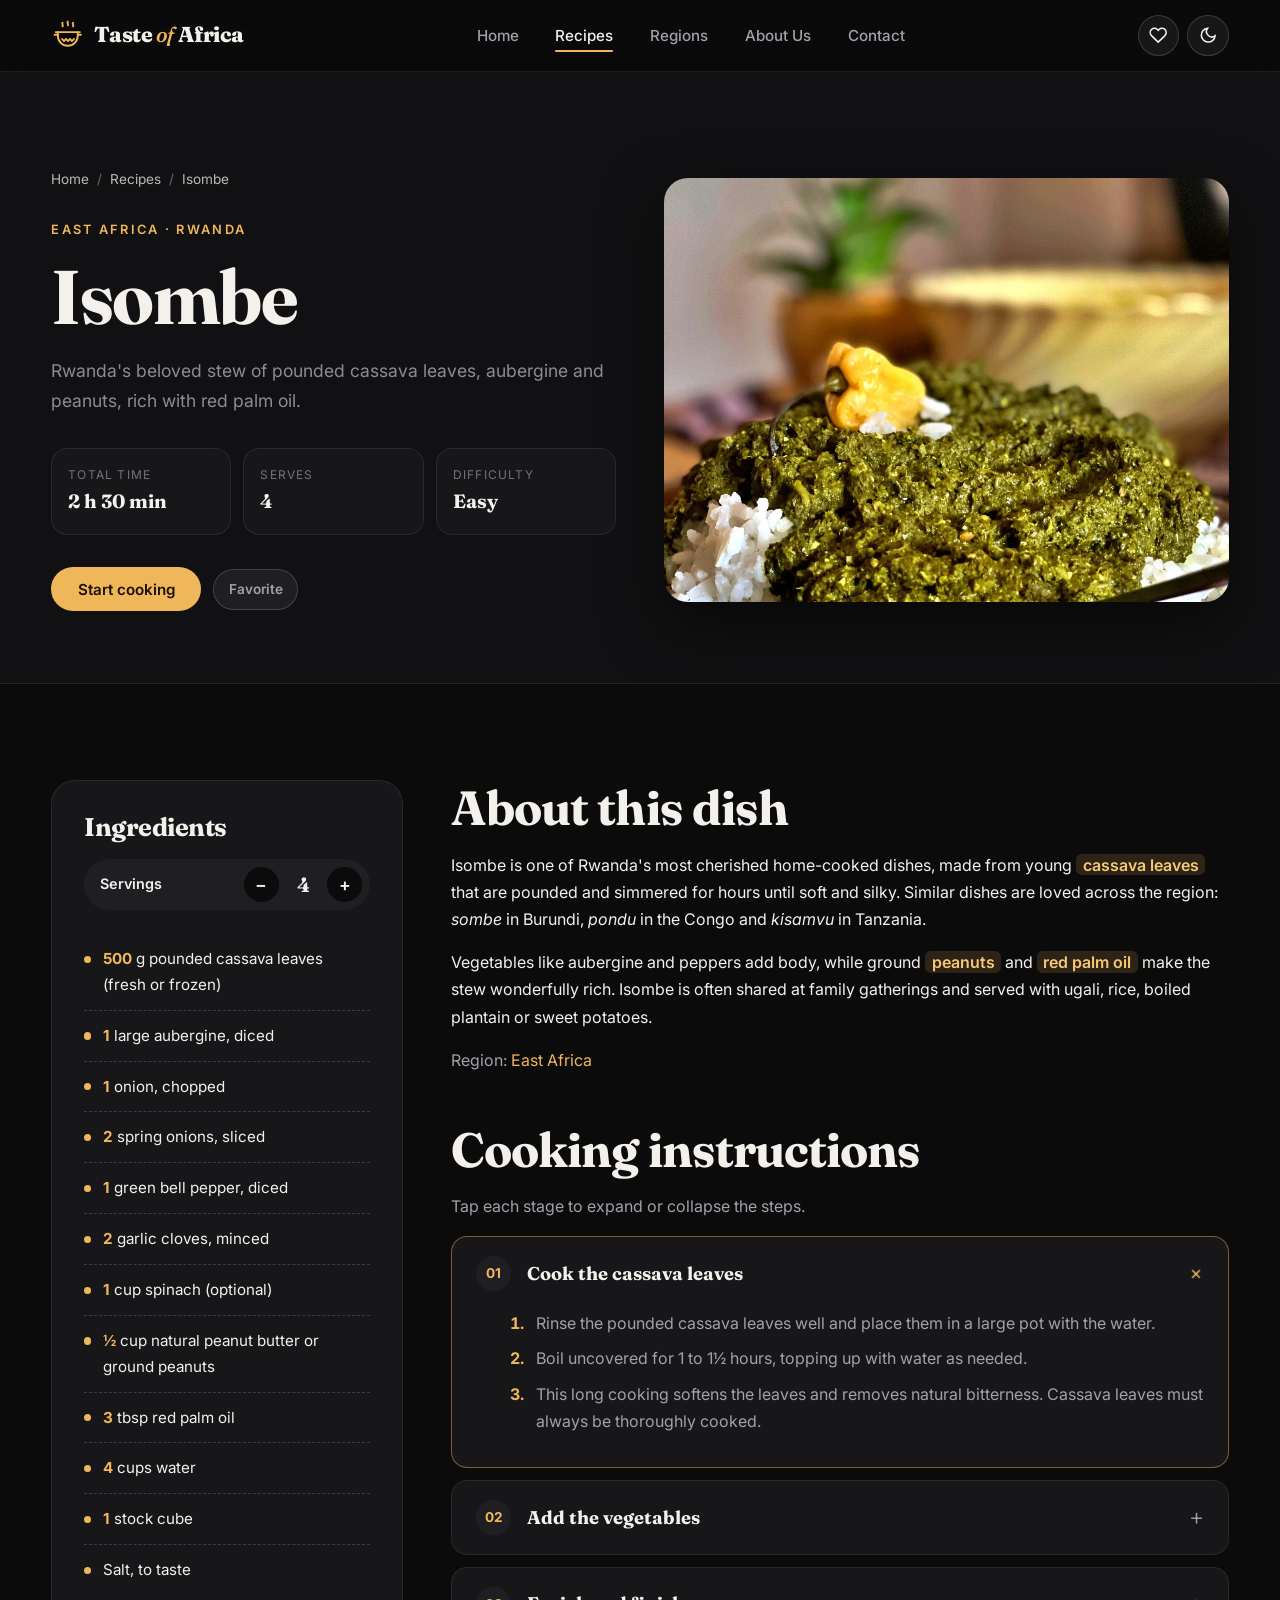
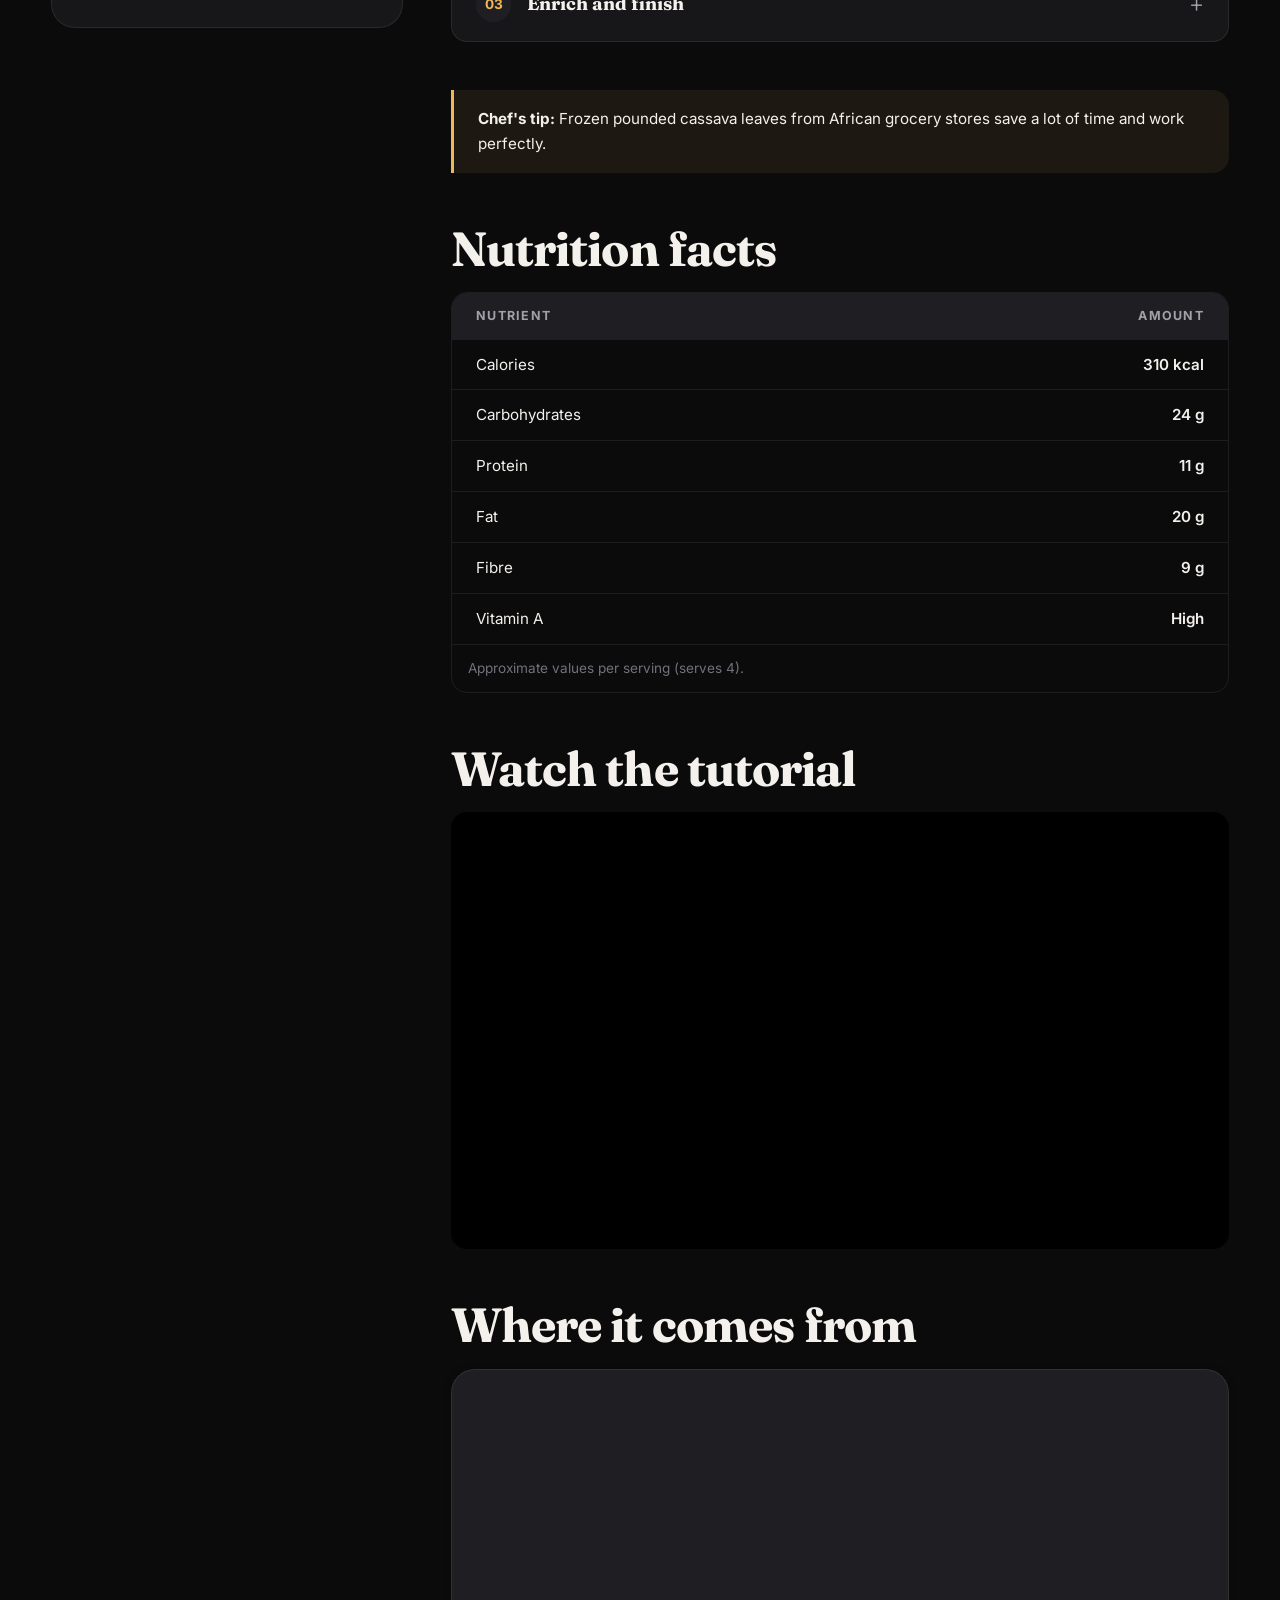
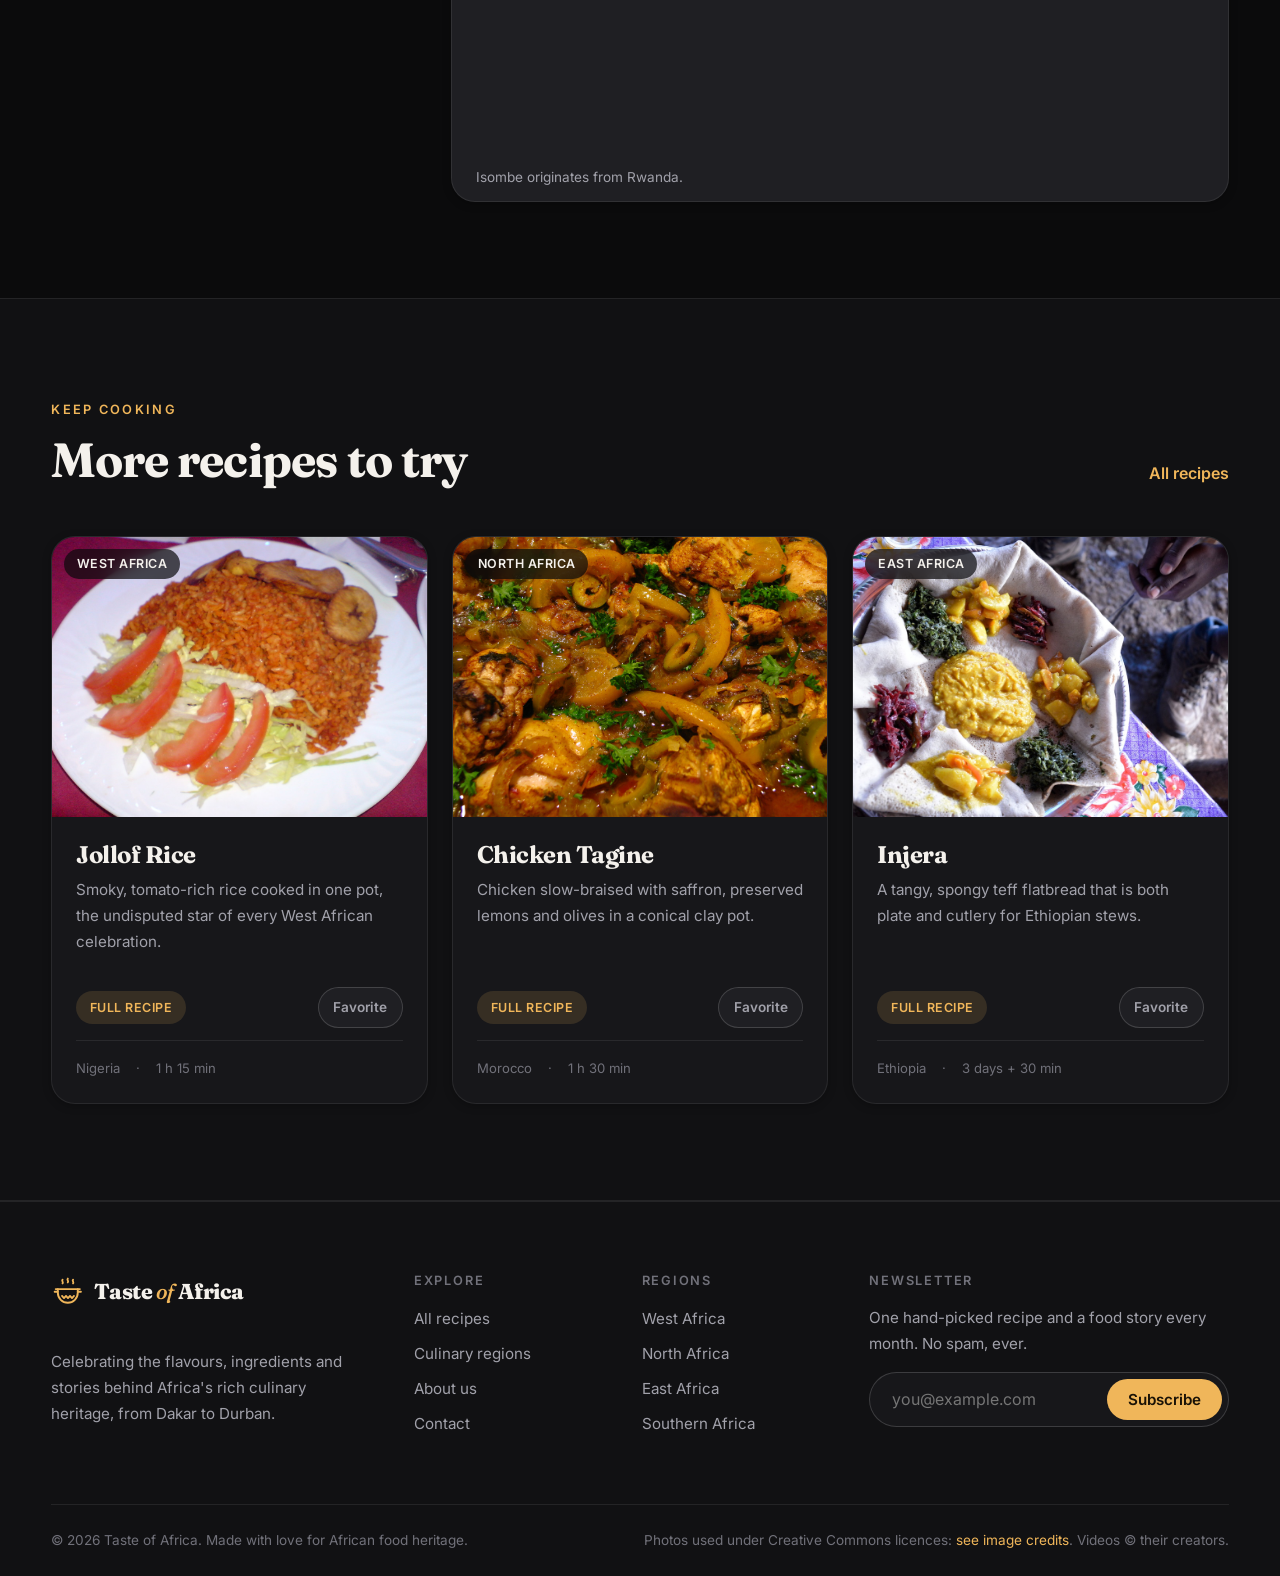
<file: isombe.html>
<!DOCTYPE html>
<html lang="en" data-theme="dark">
<head>
  <meta charset="UTF-8">
  <meta name="viewport" content="width=device-width, initial-scale=1.0">
  <meta name="description" content="How to make authentic Isombe from Rwanda: ingredients, step-by-step instructions and video.">
  <meta name="theme-color" content="#0b0b0c">
  <title>Isombe Recipe | Taste of Africa</title>
  <link rel="icon" href="data:image/svg+xml,%3Csvg xmlns='http://www.w3.org/2000/svg' viewBox='0 0 32 32' fill='none' stroke='%23f0b65a' stroke-width='2.2' stroke-linecap='round' stroke-linejoin='round'%3E%3Crect width='32' height='32' rx='7' fill='%230b0b0c' stroke='none'/%3E%3Cpath d='M11 4c-1.2 1.2 1.2 2.4 0 3.6M16 3c-1.2 1.2 1.2 2.4 0 3.6M21 4c-1.2 1.2 1.2 2.4 0 3.6M4.5 12.5h23M6.5 12.5v3.5a9.5 9.5 0 0 0 19 0v-3.5M10.5 19l1.9 2 1.9-2 1.9 2 1.9-2 1.9 2 1.9-2'/%3E%3C/svg%3E">

  <link rel="preconnect" href="https://fonts.googleapis.com">
  <link rel="preconnect" href="https://fonts.gstatic.com" crossorigin>
  <link href="https://fonts.googleapis.com/css2?family=Fraunces:ital,opsz,wght@0,9..144,500;0,9..144,700;0,9..144,800;1,9..144,500&amp;family=Inter:wght@400;500;600;700&amp;display=swap" rel="stylesheet">

  <link rel="stylesheet" href="css/styles.css">
  <script>
    try {
      var savedTheme = JSON.parse(localStorage.getItem("toa-theme"));
      document.documentElement.setAttribute("data-theme", savedTheme === "light" ? "light" : "dark");
    } catch (e) {}
  </script>
</head>
<body>
  <a class="skip-link" href="#main">Skip to main content</a>

  <header class="site-header">
    <div class="container header-inner">
      <a href="index.html" class="logo" aria-label="Taste of Africa home">
        <svg class="logo-mark" viewBox="0 0 32 32" fill="none" stroke="currentColor" stroke-width="1.8" stroke-linecap="round" stroke-linejoin="round" aria-hidden="true"><path d="M11 3.5c-1.2 1.2 1.2 2.4 0 3.6M16 2.5c-1.2 1.2 1.2 2.4 0 3.6M21 3.5c-1.2 1.2 1.2 2.4 0 3.6"/><path d="M4.5 12.5h23"/><path d="M6.5 12.5v3.5a9.5 9.5 0 0 0 19 0v-3.5"/><path d="M10.5 19l1.9 2 1.9-2 1.9 2 1.9-2 1.9 2 1.9-2"/><path d="M6.5 15H3.5M25.5 15h3"/></svg>
        <span>Taste <em>of</em> Africa</span>
      </a>

      <nav class="main-nav" id="main-nav" aria-label="Main navigation">
        <ul class="nav-list">
          <li><a href="index.html">Home</a></li>
          <li><a href="recipes.html" aria-current="page">Recipes</a></li>
          <li><a href="regions.html">Regions</a></li>
          <li><a href="about.html">About Us</a></li>
          <li><a href="contact.html">Contact</a></li>
        </ul>
      </nav>

      <div class="header-actions">
        <a href="recipes.html?filter=favorites" class="icon-btn" aria-label="View your favourite recipes" title="Your favourites">
          <svg viewBox="0 0 24 24" fill="none" stroke="currentColor" stroke-width="2" aria-hidden="true"><path d="M20.8 4.6a5.5 5.5 0 0 0-7.8 0L12 5.7l-1-1.1a5.5 5.5 0 0 0-7.8 7.8l1 1.1L12 21l7.8-7.5 1-1.1a5.5 5.5 0 0 0 0-7.8z"/></svg>
          <span class="fav-badge" data-count="0"></span>
        </a>
        <button class="icon-btn" id="theme-toggle" type="button" aria-label="Switch to light mode">
          <svg class="icon-moon" viewBox="0 0 24 24" fill="none" stroke="currentColor" stroke-width="2" aria-hidden="true"><path d="M21 12.8A9 9 0 1 1 11.2 3a7 7 0 0 0 9.8 9.8z"/></svg>
          <svg class="icon-sun" viewBox="0 0 24 24" fill="none" stroke="currentColor" stroke-width="2" aria-hidden="true"><circle cx="12" cy="12" r="4.5"/><path d="M12 1.5v2.5M12 20v2.5M4.6 4.6l1.8 1.8M17.6 17.6l1.8 1.8M1.5 12H4M20 12h2.5M4.6 19.4l1.8-1.8M17.6 6.4l1.8-1.8"/></svg>
        </button>
        <button class="icon-btn nav-toggle" type="button" aria-expanded="false" aria-controls="main-nav" aria-label="Open menu">
          <svg viewBox="0 0 24 24" fill="none" stroke="currentColor" stroke-width="2" aria-hidden="true"><path d="M4 7h16M4 12h16M4 17h10"/></svg>
        </button>
      </div>
    </div>
  </header>

  <main id="main">
    <section class="page-hero plain recipe-hero">
      <div class="container recipe-hero-grid">
        <div class="reveal">
          <nav aria-label="Breadcrumb"><ol class="breadcrumb"><li><a href="index.html">Home</a></li><li><a href="recipes.html">Recipes</a></li><li aria-current="page">Isombe</li></ol></nav>
          <span class="eyebrow">East Africa · Rwanda</span>
          <h1>Isombe</h1>
          <p class="lead">Rwanda&#x27;s beloved stew of pounded cassava leaves, aubergine and peanuts, rich with red palm oil.</p>
          <ul class="recipe-facts">
            <li><span>Total time</span><strong>2 h 30 min</strong></li>
            <li><span>Serves</span><strong>4</strong></li>
            <li><span>Difficulty</span><strong>Easy</strong></li>
          </ul>
          <div class="card-actions">
            <a href="#instructions" class="btn btn-primary">Start cooking</a>
            <button class="fav-btn" type="button" data-id="isombe" aria-pressed="false" aria-label="Save Isombe to favorites"><span class="fav-label">Favorite</span></button>
          </div>
        </div>
        <div class="recipe-hero-img reveal">
          <img src="images/isombe.jpg" alt="A bowl of dark green isombe cassava leaf stew">
        </div>
      </div>
    </section>

    <div class="section">
      <div class="container recipe-layout">
        <aside class="panel ingredients-panel" aria-labelledby="ingredients-title">
          <h2 id="ingredients-title">Ingredients</h2>
          <div class="scaler" data-base-servings="4">
            <label for="servings">Servings</label>
            <div class="scaler-controls">
              <button type="button" data-step="-1" aria-label="Decrease servings">−</button>
              <output id="servings" aria-live="polite">4</output>
              <button type="button" data-step="1" aria-label="Increase servings">+</button>
            </div>
          </div>
          <ul class="ingredients-list">
              <li><span><span class="qty" data-base="500">500</span> g pounded cassava leaves (fresh or frozen)</span></li>
              <li><span><span class="qty" data-base="1">1</span> large aubergine, diced</span></li>
              <li><span><span class="qty" data-base="1">1</span> onion, chopped</span></li>
              <li><span><span class="qty" data-base="2">2</span> spring onions, sliced</span></li>
              <li><span><span class="qty" data-base="1">1</span> green bell pepper, diced</span></li>
              <li><span><span class="qty" data-base="2">2</span> garlic cloves, minced</span></li>
              <li><span><span class="qty" data-base="1">1</span> cup spinach (optional)</span></li>
              <li><span><span class="qty" data-base="0.5">½</span> cup natural peanut butter or ground peanuts</span></li>
              <li><span><span class="qty" data-base="3">3</span> tbsp red palm oil</span></li>
              <li><span><span class="qty" data-base="4">4</span> cups water</span></li>
              <li><span><span class="qty" data-base="1">1</span> stock cube</span></li>
              <li><span>Salt, to taste</span></li>
          </ul>
        </aside>

        <article class="recipe-main">
          <section aria-labelledby="about-title">
            <h2 id="about-title">About this dish</h2>
            <p>Isombe is one of Rwanda's most cherished home-cooked dishes, made from young <mark>cassava leaves</mark> that are pounded and simmered for hours until soft and silky. Similar dishes are loved across the region: <em>sombe</em> in Burundi, <em>pondu</em> in the Congo and <em>kisamvu</em> in Tanzania.</p>
            <p>Vegetables like aubergine and peppers add body, while ground <mark>peanuts</mark> and <mark>red palm oil</mark> make the stew wonderfully rich. Isombe is often shared at family gatherings and served with ugali, rice, boiled plantain or sweet potatoes.</p>
            <p class="muted">Region: <a href="east-africa.html">East Africa</a></p>
          </section>

          <section id="instructions" class="steps" aria-labelledby="steps-title">
            <h2 id="steps-title">Cooking instructions</h2>
            <p class="muted">Tap each stage to expand or collapse the steps.</p>
            <details open>
              <summary><span class="step-num">01</span>Cook the cassava leaves</summary>
              <ol>
                <li>Rinse the pounded cassava leaves well and place them in a large pot with the water.</li>
                <li>Boil uncovered for 1 to 1½ hours, topping up with water as needed.</li>
                <li>This long cooking softens the leaves and removes natural bitterness. Cassava leaves must always be thoroughly cooked.</li>
              </ol>
            </details>
            <details>
              <summary><span class="step-num">02</span>Add the vegetables</summary>
              <ol>
                <li>Add the aubergine, onion, spring onions, green pepper, garlic and spinach.</li>
                <li>Simmer for 20 minutes until the vegetables are soft.</li>
              </ol>
            </details>
            <details>
              <summary><span class="step-num">03</span>Enrich and finish</summary>
              <ol>
                <li>Loosen the peanut butter with a ladle of hot cooking liquid, then stir it into the pot.</li>
                <li>Add the palm oil, crumbled stock cube and salt.</li>
                <li>Simmer for a final 15–20 minutes, stirring often, until thick and glossy.</li>
                <li>Serve hot with ugali, rice, boiled plantain or sweet potatoes.</li>
              </ol>
            </details>
          </section>

          <p class="tip"><strong>Chef's tip:</strong> Frozen pounded cassava leaves from African grocery stores save a lot of time and work perfectly.</p>

          <section aria-labelledby="nutrition-title">
            <h2 id="nutrition-title">Nutrition facts</h2>
            <div class="table-wrap">
              <table>
                <caption>Approximate values per serving (serves 4).</caption>
                <thead>
                  <tr><th scope="col">Nutrient</th><th scope="col">Amount</th></tr>
                </thead>
                <tbody>
                  <tr><td>Calories</td><td>310 kcal</td></tr>
                  <tr><td>Carbohydrates</td><td>24 g</td></tr>
                  <tr><td>Protein</td><td>11 g</td></tr>
                  <tr><td>Fat</td><td>20 g</td></tr>
                  <tr><td>Fibre</td><td>9 g</td></tr>
                  <tr><td>Vitamin A</td><td>High</td></tr>
                </tbody>
              </table>
            </div>
          </section>

          <section aria-labelledby="video-title">
            <h2 id="video-title">Watch the tutorial</h2>
            <div class="video-frame">
              <iframe src="https://www.youtube-nocookie.com/embed/0FDbbjxN0rU" title="Easy Delicious Isombe Recipe — Chef Rama" loading="lazy" allow="accelerometer; autoplay; clipboard-write; encrypted-media; gyroscope; picture-in-picture; web-share" referrerpolicy="strict-origin-when-cross-origin" allowfullscreen></iframe>
            </div>
          </section>

          <section aria-labelledby="origin-title">
            <h2 id="origin-title">Where it comes from</h2>
            <figure class="map-frame">
              <iframe src="https://maps.google.com/maps?q=Kigali,+Rwanda&amp;z=8&amp;output=embed" title="Map of Kigali, Rwanda, home of isombe" loading="lazy" referrerpolicy="no-referrer-when-downgrade" allowfullscreen></iframe>
              <figcaption>Isombe originates from Rwanda.</figcaption>
            </figure>
          </section>
        </article>
      </div>
    </div>

    <section class="section section-alt" aria-labelledby="more-title">
      <div class="container">
        <div class="section-head">
          <div>
            <span class="eyebrow">Keep cooking</span>
            <h2 id="more-title">More recipes to try</h2>
          </div>
          <a href="recipes.html" class="link-arrow">All recipes</a>
        </div>
        <div class="grid grid-3">
          <article class="card recipe-card" data-region="west-africa" data-id="jollof-rice">
            <div class="card-media">
              <img src="images/jollof-rice.jpg" alt="Jollof rice served with fresh tomatoes and fried plantain" loading="lazy">
              <span class="chip">West Africa</span>
            </div>
            <div class="card-body">
              <h3><a class="card-link" href="jollof-rice.html">Jollof Rice</a></h3>
              <p>Smoky, tomato-rich rice cooked in one pot, the undisputed star of every West African celebration.</p>
              <div class="card-actions">
                <span class="chip chip-accent">Full recipe</span>
                <button class="fav-btn" type="button" data-id="jollof-rice" aria-pressed="false" aria-label="Save Jollof Rice to favorites"><span class="fav-label">Favorite</span></button>
              </div>
              <div class="card-meta"><span>Nigeria</span><span>1 h 15 min</span></div>
            </div>
          </article>
          <article class="card recipe-card" data-region="north-africa" data-id="tagine">
            <div class="card-media">
              <img src="images/tagine.jpg" alt="Chicken tagine with preserved lemons and green olives" loading="lazy">
              <span class="chip">North Africa</span>
            </div>
            <div class="card-body">
              <h3><a class="card-link" href="tagine.html">Chicken Tagine</a></h3>
              <p>Chicken slow-braised with saffron, preserved lemons and olives in a conical clay pot.</p>
              <div class="card-actions">
                <span class="chip chip-accent">Full recipe</span>
                <button class="fav-btn" type="button" data-id="tagine" aria-pressed="false" aria-label="Save Chicken Tagine to favorites"><span class="fav-label">Favorite</span></button>
              </div>
              <div class="card-meta"><span>Morocco</span><span>1 h 30 min</span></div>
            </div>
          </article>
          <article class="card recipe-card" data-region="east-africa" data-id="injera">
            <div class="card-media">
              <img src="images/injera.jpg" alt="Injera on a woven basket topped with colourful Ethiopian stews" loading="lazy">
              <span class="chip">East Africa</span>
            </div>
            <div class="card-body">
              <h3><a class="card-link" href="injera.html">Injera</a></h3>
              <p>A tangy, spongy teff flatbread that is both plate and cutlery for Ethiopian stews.</p>
              <div class="card-actions">
                <span class="chip chip-accent">Full recipe</span>
                <button class="fav-btn" type="button" data-id="injera" aria-pressed="false" aria-label="Save Injera to favorites"><span class="fav-label">Favorite</span></button>
              </div>
              <div class="card-meta"><span>Ethiopia</span><span>3 days + 30 min</span></div>
            </div>
          </article>
        </div>
      </div>
    </section>
  </main>

  <footer class="site-footer">
    <div class="container footer-grid">
      <section>
        <a href="index.html" class="logo"><svg class="logo-mark" viewBox="0 0 32 32" fill="none" stroke="currentColor" stroke-width="1.8" stroke-linecap="round" stroke-linejoin="round" aria-hidden="true"><path d="M11 3.5c-1.2 1.2 1.2 2.4 0 3.6M16 2.5c-1.2 1.2 1.2 2.4 0 3.6M21 3.5c-1.2 1.2 1.2 2.4 0 3.6"/><path d="M4.5 12.5h23"/><path d="M6.5 12.5v3.5a9.5 9.5 0 0 0 19 0v-3.5"/><path d="M10.5 19l1.9 2 1.9-2 1.9 2 1.9-2 1.9 2 1.9-2"/><path d="M6.5 15H3.5M25.5 15h3"/></svg><span>Taste <em>of</em> Africa</span></a>
        <p class="mt-6">Celebrating the flavours, ingredients and stories behind Africa's rich culinary heritage, from Dakar to Durban.</p>
      </section>
      <nav aria-label="Footer: explore">
        <h2>Explore</h2>
        <ul class="footer-links">
          <li><a href="recipes.html">All recipes</a></li>
          <li><a href="regions.html">Culinary regions</a></li>
          <li><a href="about.html">About us</a></li>
          <li><a href="contact.html">Contact</a></li>
        </ul>
      </nav>
      <nav aria-label="Footer: regions">
        <h2>Regions</h2>
        <ul class="footer-links">
          <li><a href="west-africa.html">West Africa</a></li>
          <li><a href="north-africa.html">North Africa</a></li>
          <li><a href="east-africa.html">East Africa</a></li>
          <li><a href="recipes.html?filter=southern-africa">Southern Africa</a></li>
        </ul>
      </nav>
      <section aria-labelledby="newsletter-title">
        <h2 id="newsletter-title">Newsletter</h2>
        <p>One hand-picked recipe and a food story every month. No spam, ever.</p>
        <form class="newsletter-form" novalidate>
          <label for="newsletter-email" class="visually-hidden">Email address</label>
          <input type="email" id="newsletter-email" name="newsletter-email" placeholder="you@example.com" autocomplete="email" required>
          <button type="submit" class="btn btn-primary">Subscribe</button>
        </form>
        <p class="newsletter-msg" role="status" aria-live="polite"></p>
      </section>
    </div>
    <div class="container footer-bottom">
      <p>&copy; <span class="current-year">2026</span> Taste of Africa. Made with love for African food heritage.</p>
      <p>Photos used under Creative Commons licences: <a href="about.html#credits">see image credits</a>. Videos &copy; their creators.</p>
    </div>
  </footer>

  <button class="icon-btn back-to-top" type="button" aria-label="Back to top">
    <svg viewBox="0 0 24 24" fill="none" stroke="currentColor" stroke-width="2" aria-hidden="true"><path d="M12 19V5M5 12l7-7 7 7"/></svg>
  </button>

  <script src="js/script.js"></script>
</body>
</html>
</file>
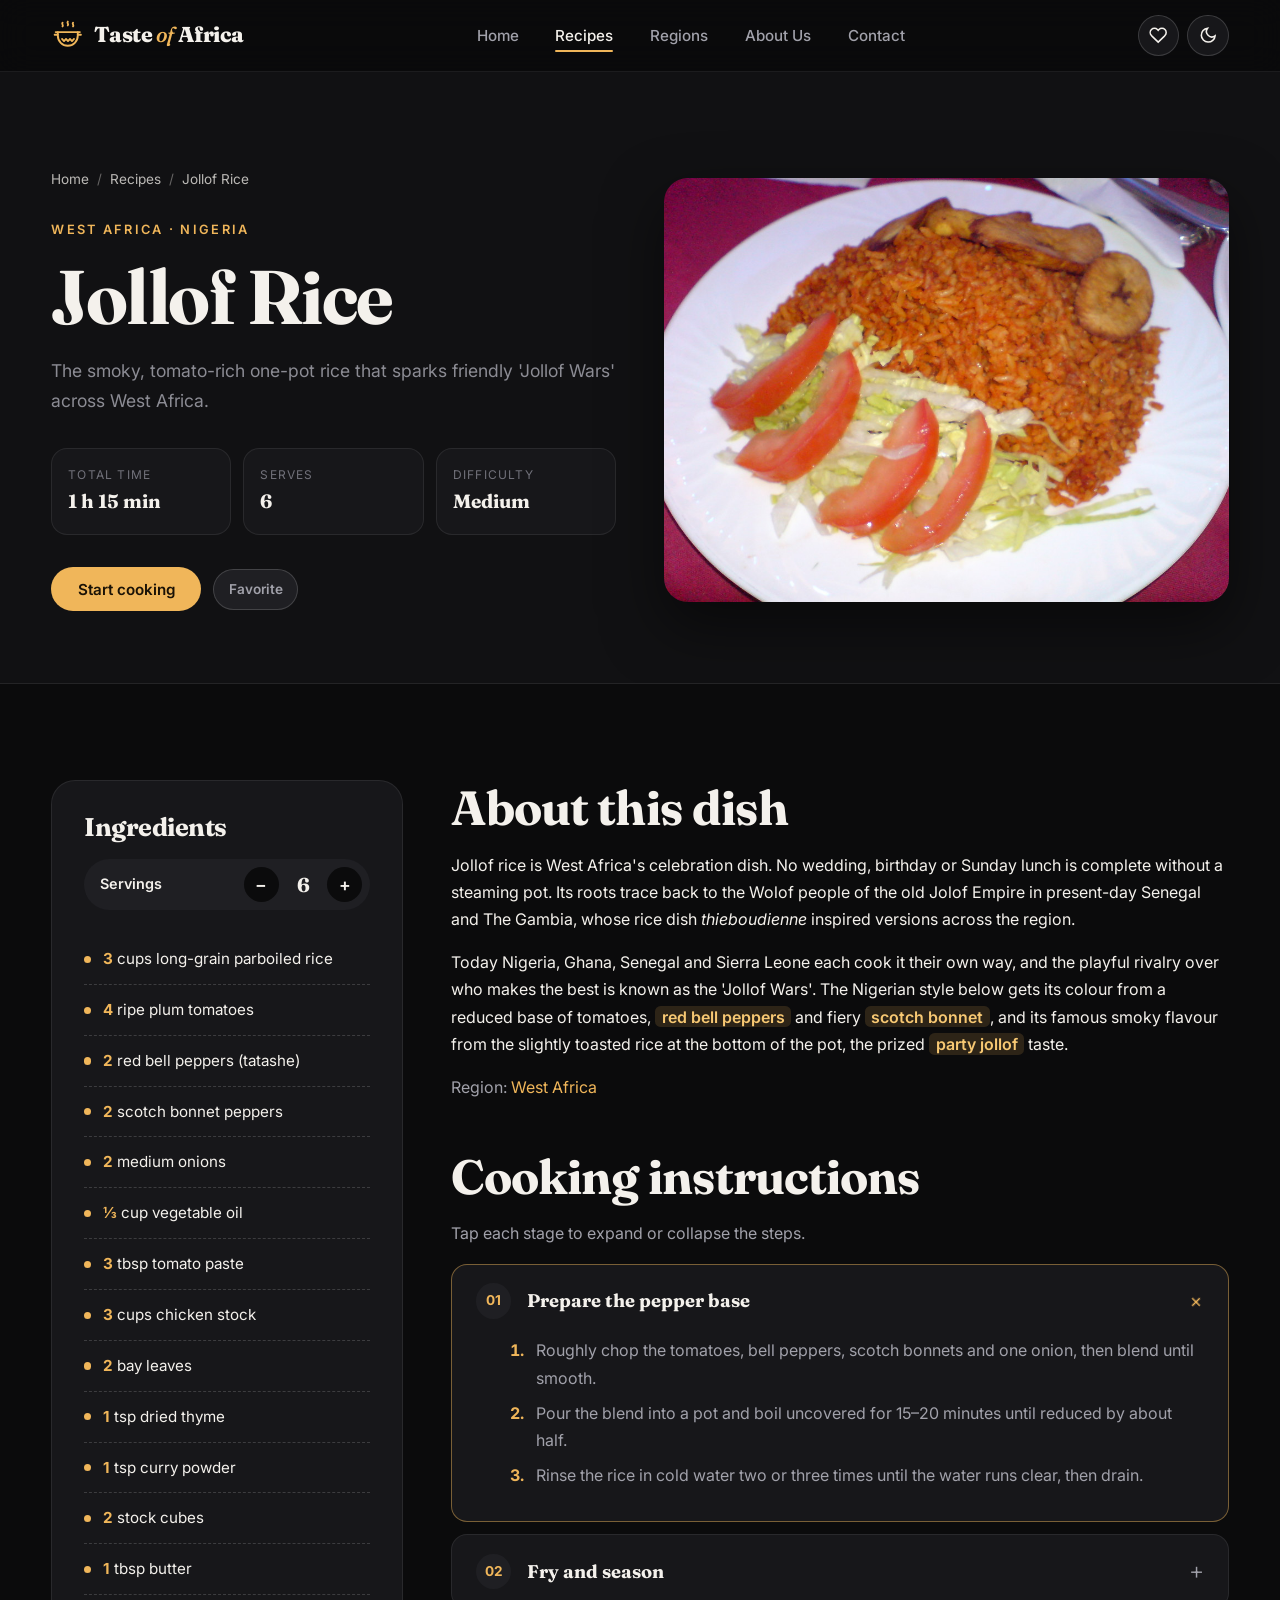
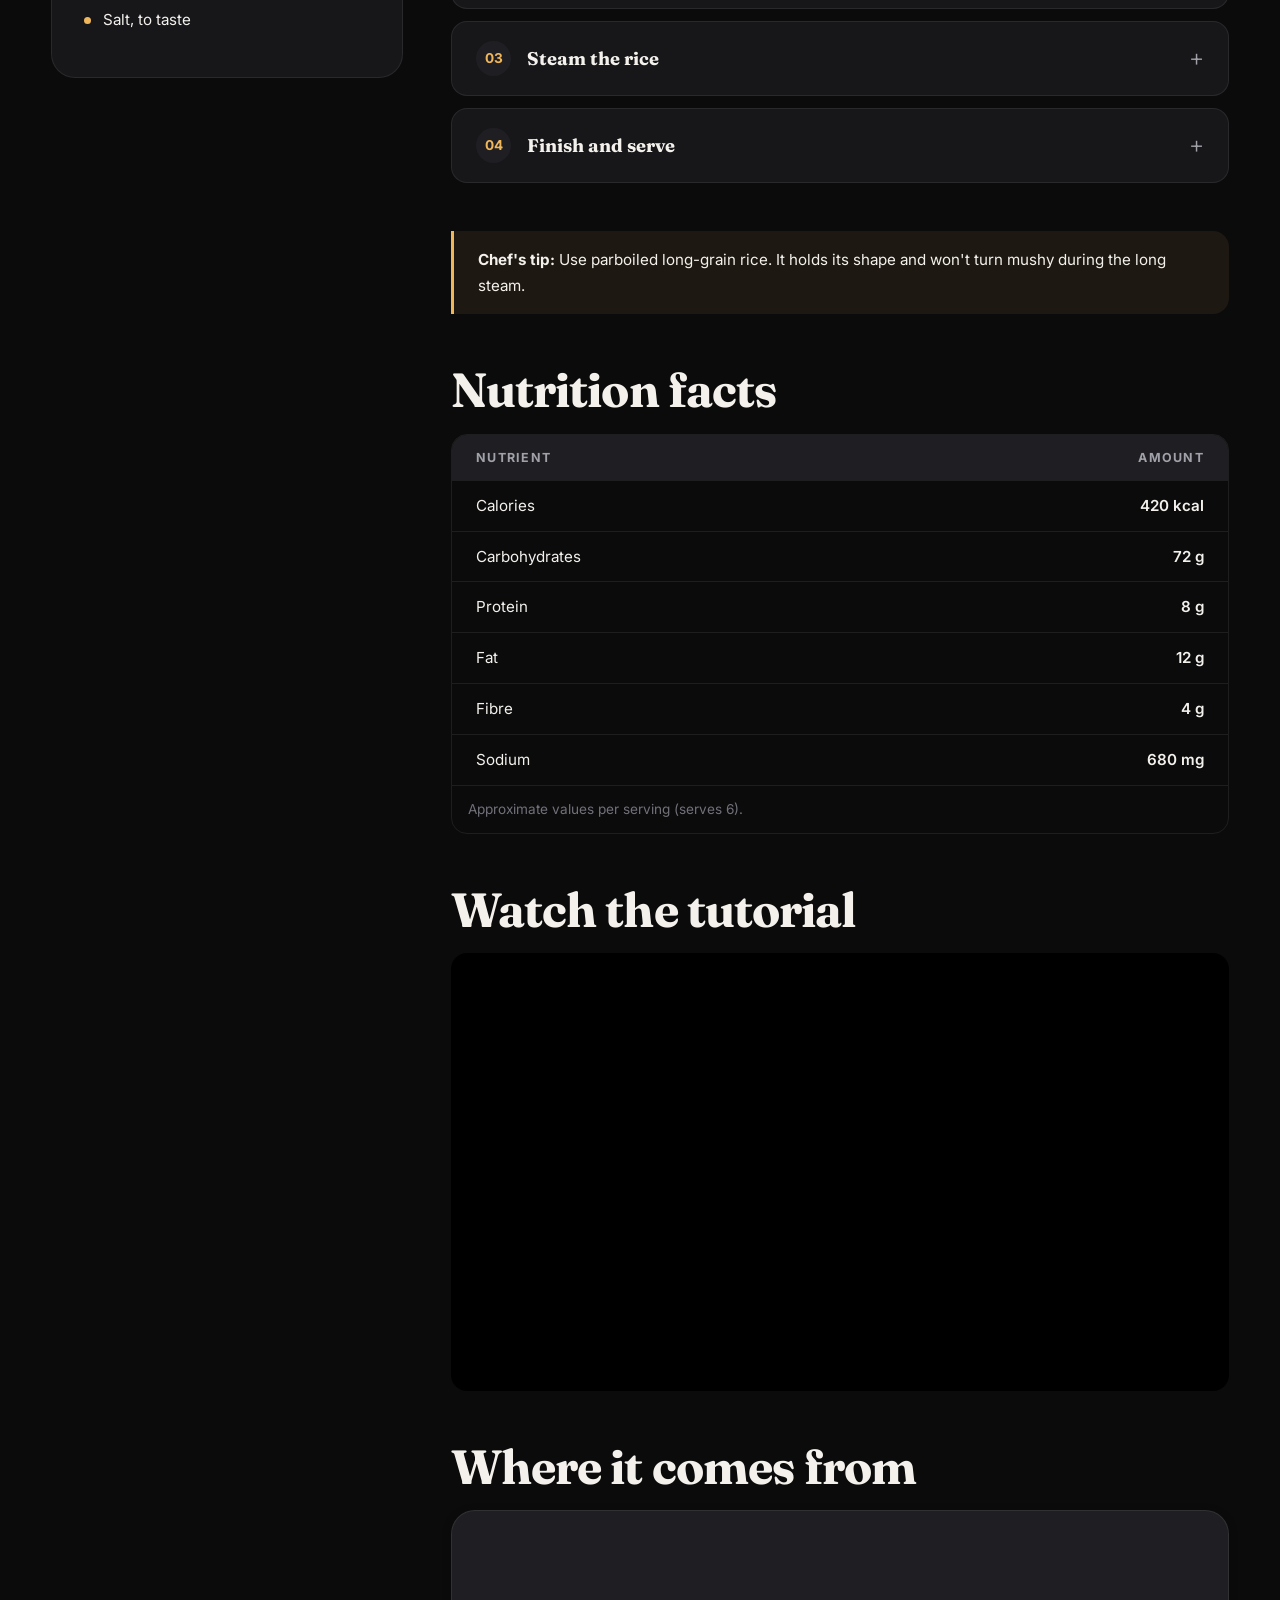
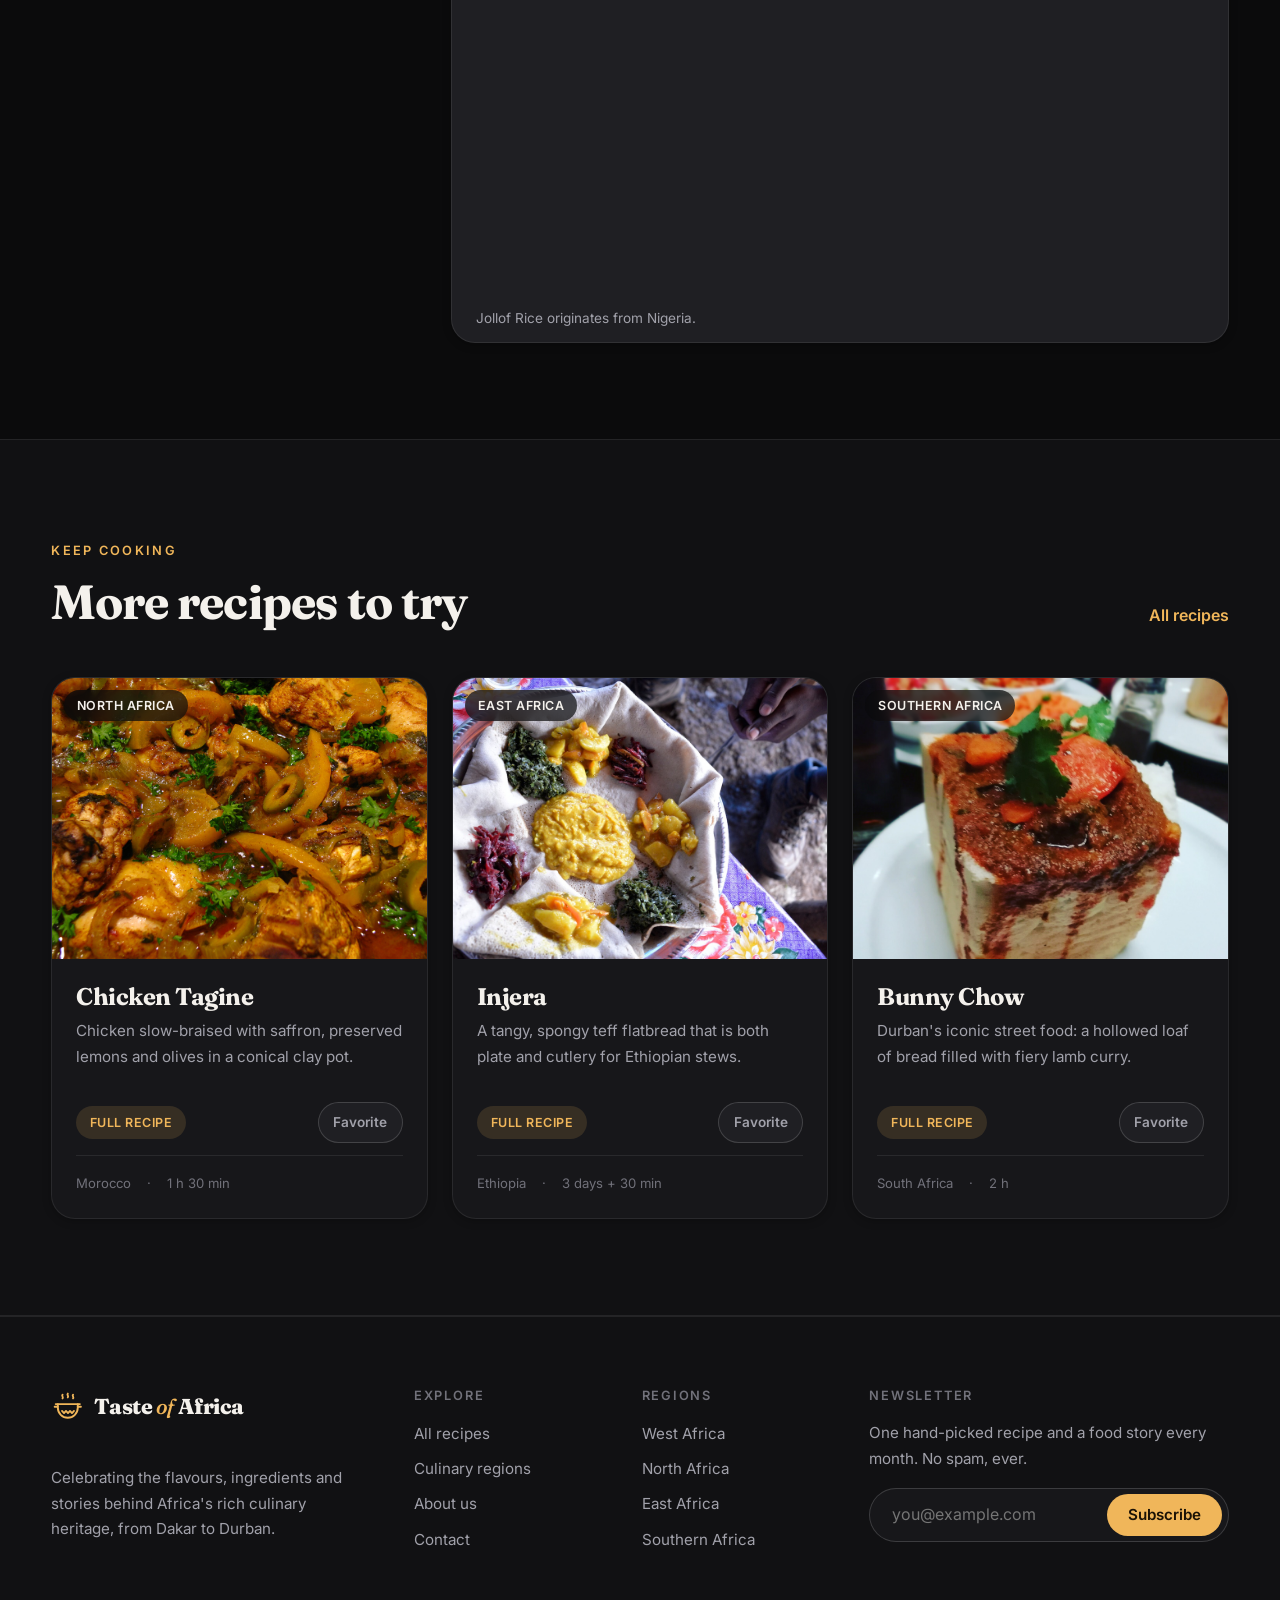
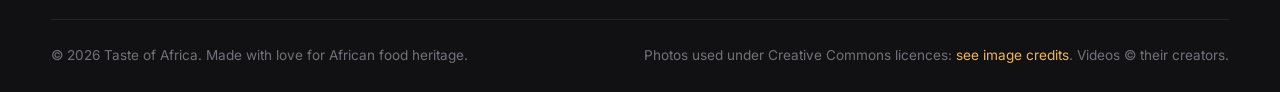
<file: jollof-rice.html>
<!DOCTYPE html>
<html lang="en" data-theme="dark">
<head>
  <meta charset="UTF-8">
  <meta name="viewport" content="width=device-width, initial-scale=1.0">
  <meta name="description" content="How to make authentic Jollof Rice from Nigeria: ingredients, step-by-step instructions and video.">
  <meta name="theme-color" content="#0b0b0c">
  <title>Jollof Rice Recipe | Taste of Africa</title>
  <link rel="icon" href="data:image/svg+xml,%3Csvg xmlns='http://www.w3.org/2000/svg' viewBox='0 0 32 32' fill='none' stroke='%23f0b65a' stroke-width='2.2' stroke-linecap='round' stroke-linejoin='round'%3E%3Crect width='32' height='32' rx='7' fill='%230b0b0c' stroke='none'/%3E%3Cpath d='M11 4c-1.2 1.2 1.2 2.4 0 3.6M16 3c-1.2 1.2 1.2 2.4 0 3.6M21 4c-1.2 1.2 1.2 2.4 0 3.6M4.5 12.5h23M6.5 12.5v3.5a9.5 9.5 0 0 0 19 0v-3.5M10.5 19l1.9 2 1.9-2 1.9 2 1.9-2 1.9 2 1.9-2'/%3E%3C/svg%3E">

  <link rel="preconnect" href="https://fonts.googleapis.com">
  <link rel="preconnect" href="https://fonts.gstatic.com" crossorigin>
  <link href="https://fonts.googleapis.com/css2?family=Fraunces:ital,opsz,wght@0,9..144,500;0,9..144,700;0,9..144,800;1,9..144,500&amp;family=Inter:wght@400;500;600;700&amp;display=swap" rel="stylesheet">

  <link rel="stylesheet" href="css/styles.css">
  <script>
    try {
      var savedTheme = JSON.parse(localStorage.getItem("toa-theme"));
      document.documentElement.setAttribute("data-theme", savedTheme === "light" ? "light" : "dark");
    } catch (e) {}
  </script>
</head>
<body>
  <a class="skip-link" href="#main">Skip to main content</a>

  <header class="site-header">
    <div class="container header-inner">
      <a href="index.html" class="logo" aria-label="Taste of Africa home">
        <svg class="logo-mark" viewBox="0 0 32 32" fill="none" stroke="currentColor" stroke-width="1.8" stroke-linecap="round" stroke-linejoin="round" aria-hidden="true"><path d="M11 3.5c-1.2 1.2 1.2 2.4 0 3.6M16 2.5c-1.2 1.2 1.2 2.4 0 3.6M21 3.5c-1.2 1.2 1.2 2.4 0 3.6"/><path d="M4.5 12.5h23"/><path d="M6.5 12.5v3.5a9.5 9.5 0 0 0 19 0v-3.5"/><path d="M10.5 19l1.9 2 1.9-2 1.9 2 1.9-2 1.9 2 1.9-2"/><path d="M6.5 15H3.5M25.5 15h3"/></svg>
        <span>Taste <em>of</em> Africa</span>
      </a>

      <nav class="main-nav" id="main-nav" aria-label="Main navigation">
        <ul class="nav-list">
          <li><a href="index.html">Home</a></li>
          <li><a href="recipes.html" aria-current="page">Recipes</a></li>
          <li><a href="regions.html">Regions</a></li>
          <li><a href="about.html">About Us</a></li>
          <li><a href="contact.html">Contact</a></li>
        </ul>
      </nav>

      <div class="header-actions">
        <a href="recipes.html?filter=favorites" class="icon-btn" aria-label="View your favourite recipes" title="Your favourites">
          <svg viewBox="0 0 24 24" fill="none" stroke="currentColor" stroke-width="2" aria-hidden="true"><path d="M20.8 4.6a5.5 5.5 0 0 0-7.8 0L12 5.7l-1-1.1a5.5 5.5 0 0 0-7.8 7.8l1 1.1L12 21l7.8-7.5 1-1.1a5.5 5.5 0 0 0 0-7.8z"/></svg>
          <span class="fav-badge" data-count="0"></span>
        </a>
        <button class="icon-btn" id="theme-toggle" type="button" aria-label="Switch to light mode">
          <svg class="icon-moon" viewBox="0 0 24 24" fill="none" stroke="currentColor" stroke-width="2" aria-hidden="true"><path d="M21 12.8A9 9 0 1 1 11.2 3a7 7 0 0 0 9.8 9.8z"/></svg>
          <svg class="icon-sun" viewBox="0 0 24 24" fill="none" stroke="currentColor" stroke-width="2" aria-hidden="true"><circle cx="12" cy="12" r="4.5"/><path d="M12 1.5v2.5M12 20v2.5M4.6 4.6l1.8 1.8M17.6 17.6l1.8 1.8M1.5 12H4M20 12h2.5M4.6 19.4l1.8-1.8M17.6 6.4l1.8-1.8"/></svg>
        </button>
        <button class="icon-btn nav-toggle" type="button" aria-expanded="false" aria-controls="main-nav" aria-label="Open menu">
          <svg viewBox="0 0 24 24" fill="none" stroke="currentColor" stroke-width="2" aria-hidden="true"><path d="M4 7h16M4 12h16M4 17h10"/></svg>
        </button>
      </div>
    </div>
  </header>

  <main id="main">
    <section class="page-hero plain recipe-hero">
      <div class="container recipe-hero-grid">
        <div class="reveal">
          <nav aria-label="Breadcrumb"><ol class="breadcrumb"><li><a href="index.html">Home</a></li><li><a href="recipes.html">Recipes</a></li><li aria-current="page">Jollof Rice</li></ol></nav>
          <span class="eyebrow">West Africa · Nigeria</span>
          <h1>Jollof Rice</h1>
          <p class="lead">The smoky, tomato-rich one-pot rice that sparks friendly &#x27;Jollof Wars&#x27; across West Africa.</p>
          <ul class="recipe-facts">
            <li><span>Total time</span><strong>1 h 15 min</strong></li>
            <li><span>Serves</span><strong>6</strong></li>
            <li><span>Difficulty</span><strong>Medium</strong></li>
          </ul>
          <div class="card-actions">
            <a href="#instructions" class="btn btn-primary">Start cooking</a>
            <button class="fav-btn" type="button" data-id="jollof-rice" aria-pressed="false" aria-label="Save Jollof Rice to favorites"><span class="fav-label">Favorite</span></button>
          </div>
        </div>
        <div class="recipe-hero-img reveal">
          <img src="images/jollof-rice.jpg" alt="Jollof rice served with fresh tomatoes and fried plantain">
        </div>
      </div>
    </section>

    <div class="section">
      <div class="container recipe-layout">
        <aside class="panel ingredients-panel" aria-labelledby="ingredients-title">
          <h2 id="ingredients-title">Ingredients</h2>
          <div class="scaler" data-base-servings="6">
            <label for="servings">Servings</label>
            <div class="scaler-controls">
              <button type="button" data-step="-1" aria-label="Decrease servings">−</button>
              <output id="servings" aria-live="polite">6</output>
              <button type="button" data-step="1" aria-label="Increase servings">+</button>
            </div>
          </div>
          <ul class="ingredients-list">
              <li><span><span class="qty" data-base="3">3</span> cups long-grain parboiled rice</span></li>
              <li><span><span class="qty" data-base="4">4</span> ripe plum tomatoes</span></li>
              <li><span><span class="qty" data-base="2">2</span> red bell peppers (tatashe)</span></li>
              <li><span><span class="qty" data-base="2">2</span> scotch bonnet peppers</span></li>
              <li><span><span class="qty" data-base="2">2</span> medium onions</span></li>
              <li><span><span class="qty" data-base="0.333">⅓</span> cup vegetable oil</span></li>
              <li><span><span class="qty" data-base="3">3</span> tbsp tomato paste</span></li>
              <li><span><span class="qty" data-base="3">3</span> cups chicken stock</span></li>
              <li><span><span class="qty" data-base="2">2</span> bay leaves</span></li>
              <li><span><span class="qty" data-base="1">1</span> tsp dried thyme</span></li>
              <li><span><span class="qty" data-base="1">1</span> tsp curry powder</span></li>
              <li><span><span class="qty" data-base="2">2</span> stock cubes</span></li>
              <li><span><span class="qty" data-base="1">1</span> tbsp butter</span></li>
              <li><span>Salt, to taste</span></li>
          </ul>
        </aside>

        <article class="recipe-main">
          <section aria-labelledby="about-title">
            <h2 id="about-title">About this dish</h2>
            <p>Jollof rice is West Africa's celebration dish. No wedding, birthday or Sunday lunch is complete without a steaming pot. Its roots trace back to the Wolof people of the old Jolof Empire in present-day Senegal and The Gambia, whose rice dish <em>thieboudienne</em> inspired versions across the region.</p>
            <p>Today Nigeria, Ghana, Senegal and Sierra Leone each cook it their own way, and the playful rivalry over who makes the best is known as the 'Jollof Wars'. The Nigerian style below gets its colour from a reduced base of tomatoes, <mark>red bell peppers</mark> and fiery <mark>scotch bonnet</mark>, and its famous smoky flavour from the slightly toasted rice at the bottom of the pot, the prized <mark>party jollof</mark> taste.</p>
            <p class="muted">Region: <a href="west-africa.html">West Africa</a></p>
          </section>

          <section id="instructions" class="steps" aria-labelledby="steps-title">
            <h2 id="steps-title">Cooking instructions</h2>
            <p class="muted">Tap each stage to expand or collapse the steps.</p>
            <details open>
              <summary><span class="step-num">01</span>Prepare the pepper base</summary>
              <ol>
                <li>Roughly chop the tomatoes, bell peppers, scotch bonnets and one onion, then blend until smooth.</li>
                <li>Pour the blend into a pot and boil uncovered for 15–20 minutes until reduced by about half.</li>
                <li>Rinse the rice in cold water two or three times until the water runs clear, then drain.</li>
              </ol>
            </details>
            <details>
              <summary><span class="step-num">02</span>Fry and season</summary>
              <ol>
                <li>Heat the oil in a heavy-based pot and fry the second onion, sliced, until soft and translucent.</li>
                <li>Stir in the tomato paste and fry for 5 minutes until it darkens to a deep red.</li>
                <li>Add the reduced pepper base, thyme, curry powder, bay leaves and crumbled stock cubes.</li>
                <li>Fry for 10–15 minutes, stirring often, until the oil rises to the surface.</li>
              </ol>
            </details>
            <details>
              <summary><span class="step-num">03</span>Steam the rice</summary>
              <ol>
                <li>Pour in the stock, season with salt, then add the rice and stir once to combine.</li>
                <li>Cover the pot with foil and a tight lid, and cook on very low heat for 30 minutes.</li>
                <li>Avoid stirring; the steam does the work. Add a splash of stock if it looks dry.</li>
              </ol>
            </details>
            <details>
              <summary><span class="step-num">04</span>Finish and serve</summary>
              <ol>
                <li>Stir in the butter. For smoky &#x27;party jollof&#x27;, turn up the heat for 3–5 minutes so the bottom lightly toasts.</li>
                <li>Fluff with a fork and serve with fried plantain, grilled chicken and coleslaw.</li>
              </ol>
            </details>
          </section>

          <p class="tip"><strong>Chef's tip:</strong> Use parboiled long-grain rice. It holds its shape and won&#x27;t turn mushy during the long steam.</p>

          <section aria-labelledby="nutrition-title">
            <h2 id="nutrition-title">Nutrition facts</h2>
            <div class="table-wrap">
              <table>
                <caption>Approximate values per serving (serves 6).</caption>
                <thead>
                  <tr><th scope="col">Nutrient</th><th scope="col">Amount</th></tr>
                </thead>
                <tbody>
                  <tr><td>Calories</td><td>420 kcal</td></tr>
                  <tr><td>Carbohydrates</td><td>72 g</td></tr>
                  <tr><td>Protein</td><td>8 g</td></tr>
                  <tr><td>Fat</td><td>12 g</td></tr>
                  <tr><td>Fibre</td><td>4 g</td></tr>
                  <tr><td>Sodium</td><td>680 mg</td></tr>
                </tbody>
              </table>
            </div>
          </section>

          <section aria-labelledby="video-title">
            <h2 id="video-title">Watch the tutorial</h2>
            <div class="video-frame">
              <iframe src="https://www.youtube-nocookie.com/embed/EfZEArZcfAY" title="Nigerian Party Jollof Rice — Kikifoodies" loading="lazy" allow="accelerometer; autoplay; clipboard-write; encrypted-media; gyroscope; picture-in-picture; web-share" referrerpolicy="strict-origin-when-cross-origin" allowfullscreen></iframe>
            </div>
          </section>

          <section aria-labelledby="origin-title">
            <h2 id="origin-title">Where it comes from</h2>
            <figure class="map-frame">
              <iframe src="https://maps.google.com/maps?q=Nigeria&amp;z=6&amp;output=embed" title="Map of Nigeria, home of Nigerian jollof rice" loading="lazy" referrerpolicy="no-referrer-when-downgrade" allowfullscreen></iframe>
              <figcaption>Jollof Rice originates from Nigeria.</figcaption>
            </figure>
          </section>
        </article>
      </div>
    </div>

    <section class="section section-alt" aria-labelledby="more-title">
      <div class="container">
        <div class="section-head">
          <div>
            <span class="eyebrow">Keep cooking</span>
            <h2 id="more-title">More recipes to try</h2>
          </div>
          <a href="recipes.html" class="link-arrow">All recipes</a>
        </div>
        <div class="grid grid-3">
          <article class="card recipe-card" data-region="north-africa" data-id="tagine">
            <div class="card-media">
              <img src="images/tagine.jpg" alt="Chicken tagine with preserved lemons and green olives" loading="lazy">
              <span class="chip">North Africa</span>
            </div>
            <div class="card-body">
              <h3><a class="card-link" href="tagine.html">Chicken Tagine</a></h3>
              <p>Chicken slow-braised with saffron, preserved lemons and olives in a conical clay pot.</p>
              <div class="card-actions">
                <span class="chip chip-accent">Full recipe</span>
                <button class="fav-btn" type="button" data-id="tagine" aria-pressed="false" aria-label="Save Chicken Tagine to favorites"><span class="fav-label">Favorite</span></button>
              </div>
              <div class="card-meta"><span>Morocco</span><span>1 h 30 min</span></div>
            </div>
          </article>
          <article class="card recipe-card" data-region="east-africa" data-id="injera">
            <div class="card-media">
              <img src="images/injera.jpg" alt="Injera on a woven basket topped with colourful Ethiopian stews" loading="lazy">
              <span class="chip">East Africa</span>
            </div>
            <div class="card-body">
              <h3><a class="card-link" href="injera.html">Injera</a></h3>
              <p>A tangy, spongy teff flatbread that is both plate and cutlery for Ethiopian stews.</p>
              <div class="card-actions">
                <span class="chip chip-accent">Full recipe</span>
                <button class="fav-btn" type="button" data-id="injera" aria-pressed="false" aria-label="Save Injera to favorites"><span class="fav-label">Favorite</span></button>
              </div>
              <div class="card-meta"><span>Ethiopia</span><span>3 days + 30 min</span></div>
            </div>
          </article>
          <article class="card recipe-card" data-region="southern-africa" data-id="bunny-chow">
            <div class="card-media">
              <img src="images/bunny-chow.jpg" alt="A Durban mutton bunny chow topped with fresh coriander" loading="lazy">
              <span class="chip">Southern Africa</span>
            </div>
            <div class="card-body">
              <h3><a class="card-link" href="bunny-chow.html">Bunny Chow</a></h3>
              <p>Durban&#x27;s iconic street food: a hollowed loaf of bread filled with fiery lamb curry.</p>
              <div class="card-actions">
                <span class="chip chip-accent">Full recipe</span>
                <button class="fav-btn" type="button" data-id="bunny-chow" aria-pressed="false" aria-label="Save Bunny Chow to favorites"><span class="fav-label">Favorite</span></button>
              </div>
              <div class="card-meta"><span>South Africa</span><span>2 h</span></div>
            </div>
          </article>
        </div>
      </div>
    </section>
  </main>

  <footer class="site-footer">
    <div class="container footer-grid">
      <section>
        <a href="index.html" class="logo"><svg class="logo-mark" viewBox="0 0 32 32" fill="none" stroke="currentColor" stroke-width="1.8" stroke-linecap="round" stroke-linejoin="round" aria-hidden="true"><path d="M11 3.5c-1.2 1.2 1.2 2.4 0 3.6M16 2.5c-1.2 1.2 1.2 2.4 0 3.6M21 3.5c-1.2 1.2 1.2 2.4 0 3.6"/><path d="M4.5 12.5h23"/><path d="M6.5 12.5v3.5a9.5 9.5 0 0 0 19 0v-3.5"/><path d="M10.5 19l1.9 2 1.9-2 1.9 2 1.9-2 1.9 2 1.9-2"/><path d="M6.5 15H3.5M25.5 15h3"/></svg><span>Taste <em>of</em> Africa</span></a>
        <p class="mt-6">Celebrating the flavours, ingredients and stories behind Africa's rich culinary heritage, from Dakar to Durban.</p>
      </section>
      <nav aria-label="Footer: explore">
        <h2>Explore</h2>
        <ul class="footer-links">
          <li><a href="recipes.html">All recipes</a></li>
          <li><a href="regions.html">Culinary regions</a></li>
          <li><a href="about.html">About us</a></li>
          <li><a href="contact.html">Contact</a></li>
        </ul>
      </nav>
      <nav aria-label="Footer: regions">
        <h2>Regions</h2>
        <ul class="footer-links">
          <li><a href="west-africa.html">West Africa</a></li>
          <li><a href="north-africa.html">North Africa</a></li>
          <li><a href="east-africa.html">East Africa</a></li>
          <li><a href="recipes.html?filter=southern-africa">Southern Africa</a></li>
        </ul>
      </nav>
      <section aria-labelledby="newsletter-title">
        <h2 id="newsletter-title">Newsletter</h2>
        <p>One hand-picked recipe and a food story every month. No spam, ever.</p>
        <form class="newsletter-form" novalidate>
          <label for="newsletter-email" class="visually-hidden">Email address</label>
          <input type="email" id="newsletter-email" name="newsletter-email" placeholder="you@example.com" autocomplete="email" required>
          <button type="submit" class="btn btn-primary">Subscribe</button>
        </form>
        <p class="newsletter-msg" role="status" aria-live="polite"></p>
      </section>
    </div>
    <div class="container footer-bottom">
      <p>&copy; <span class="current-year">2026</span> Taste of Africa. Made with love for African food heritage.</p>
      <p>Photos used under Creative Commons licences: <a href="about.html#credits">see image credits</a>. Videos &copy; their creators.</p>
    </div>
  </footer>

  <button class="icon-btn back-to-top" type="button" aria-label="Back to top">
    <svg viewBox="0 0 24 24" fill="none" stroke="currentColor" stroke-width="2" aria-hidden="true"><path d="M12 19V5M5 12l7-7 7 7"/></svg>
  </button>

  <script src="js/script.js"></script>
</body>
</html>
</file>
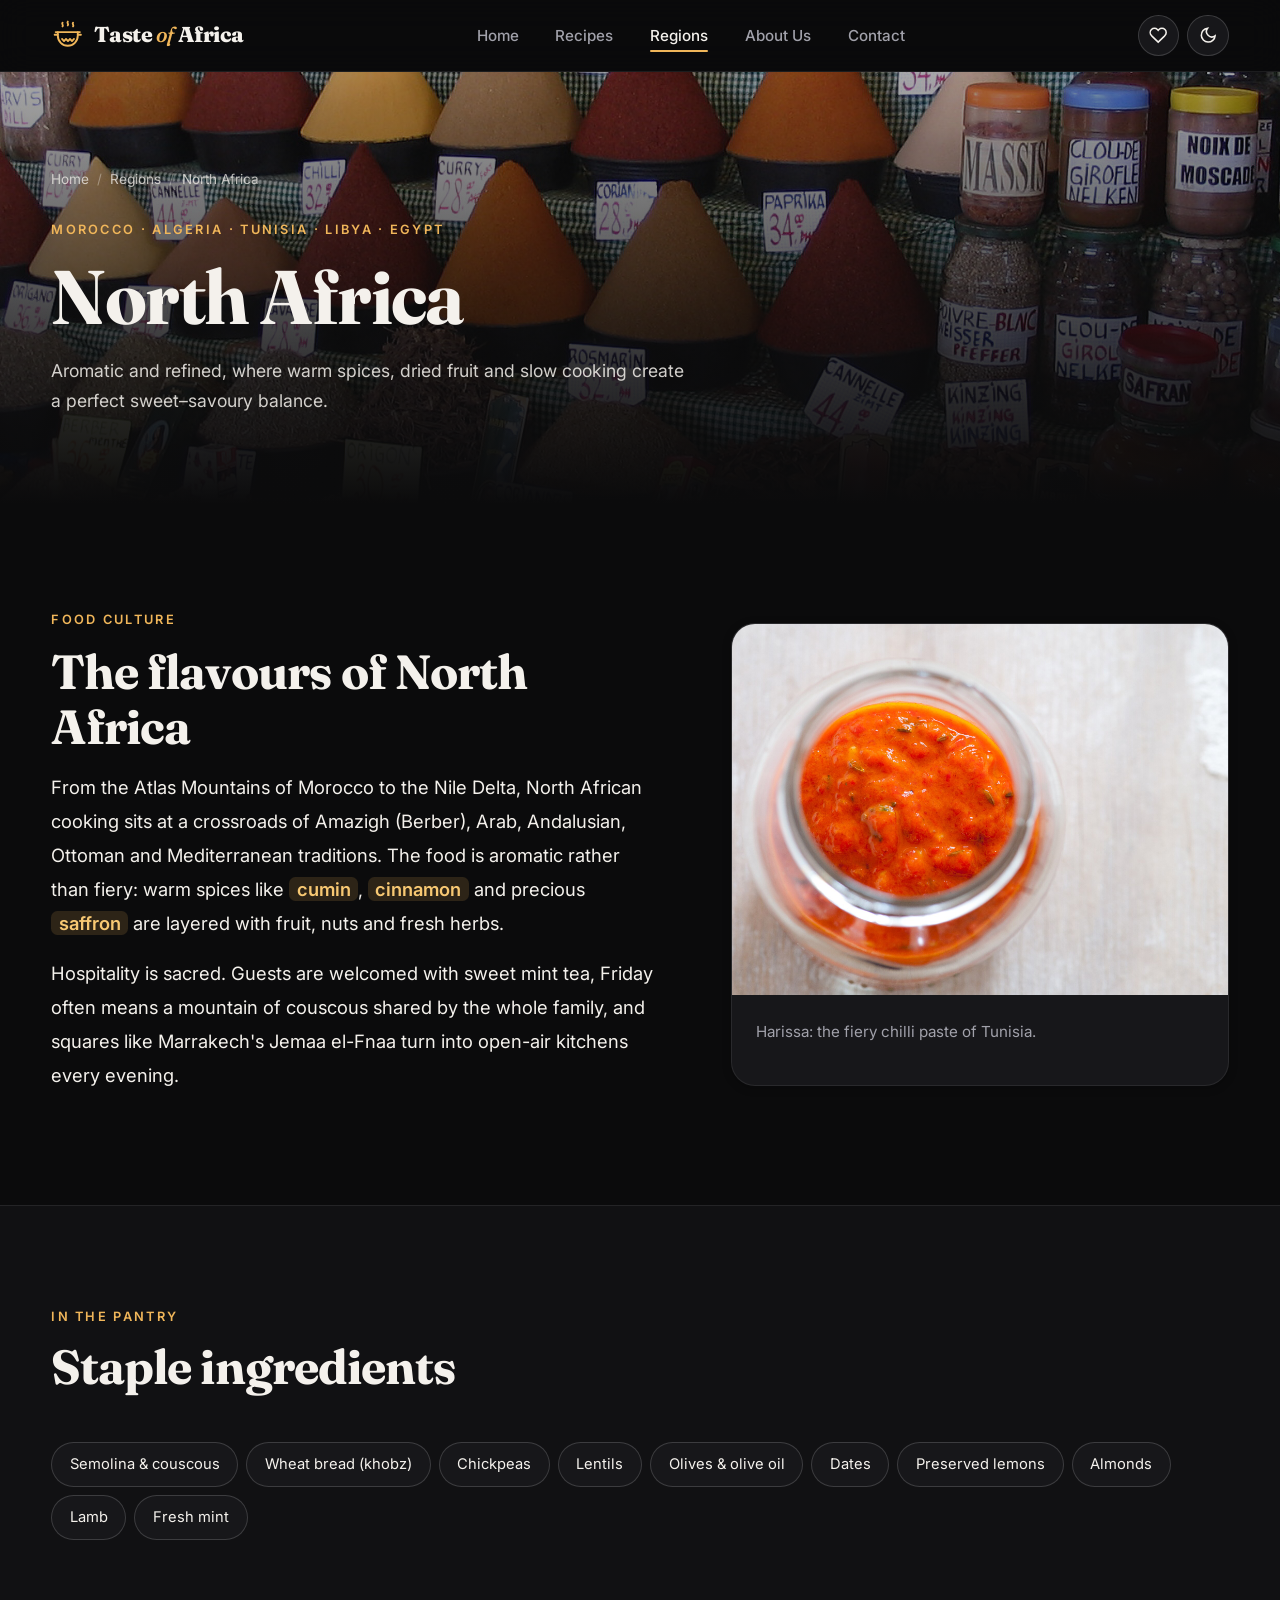
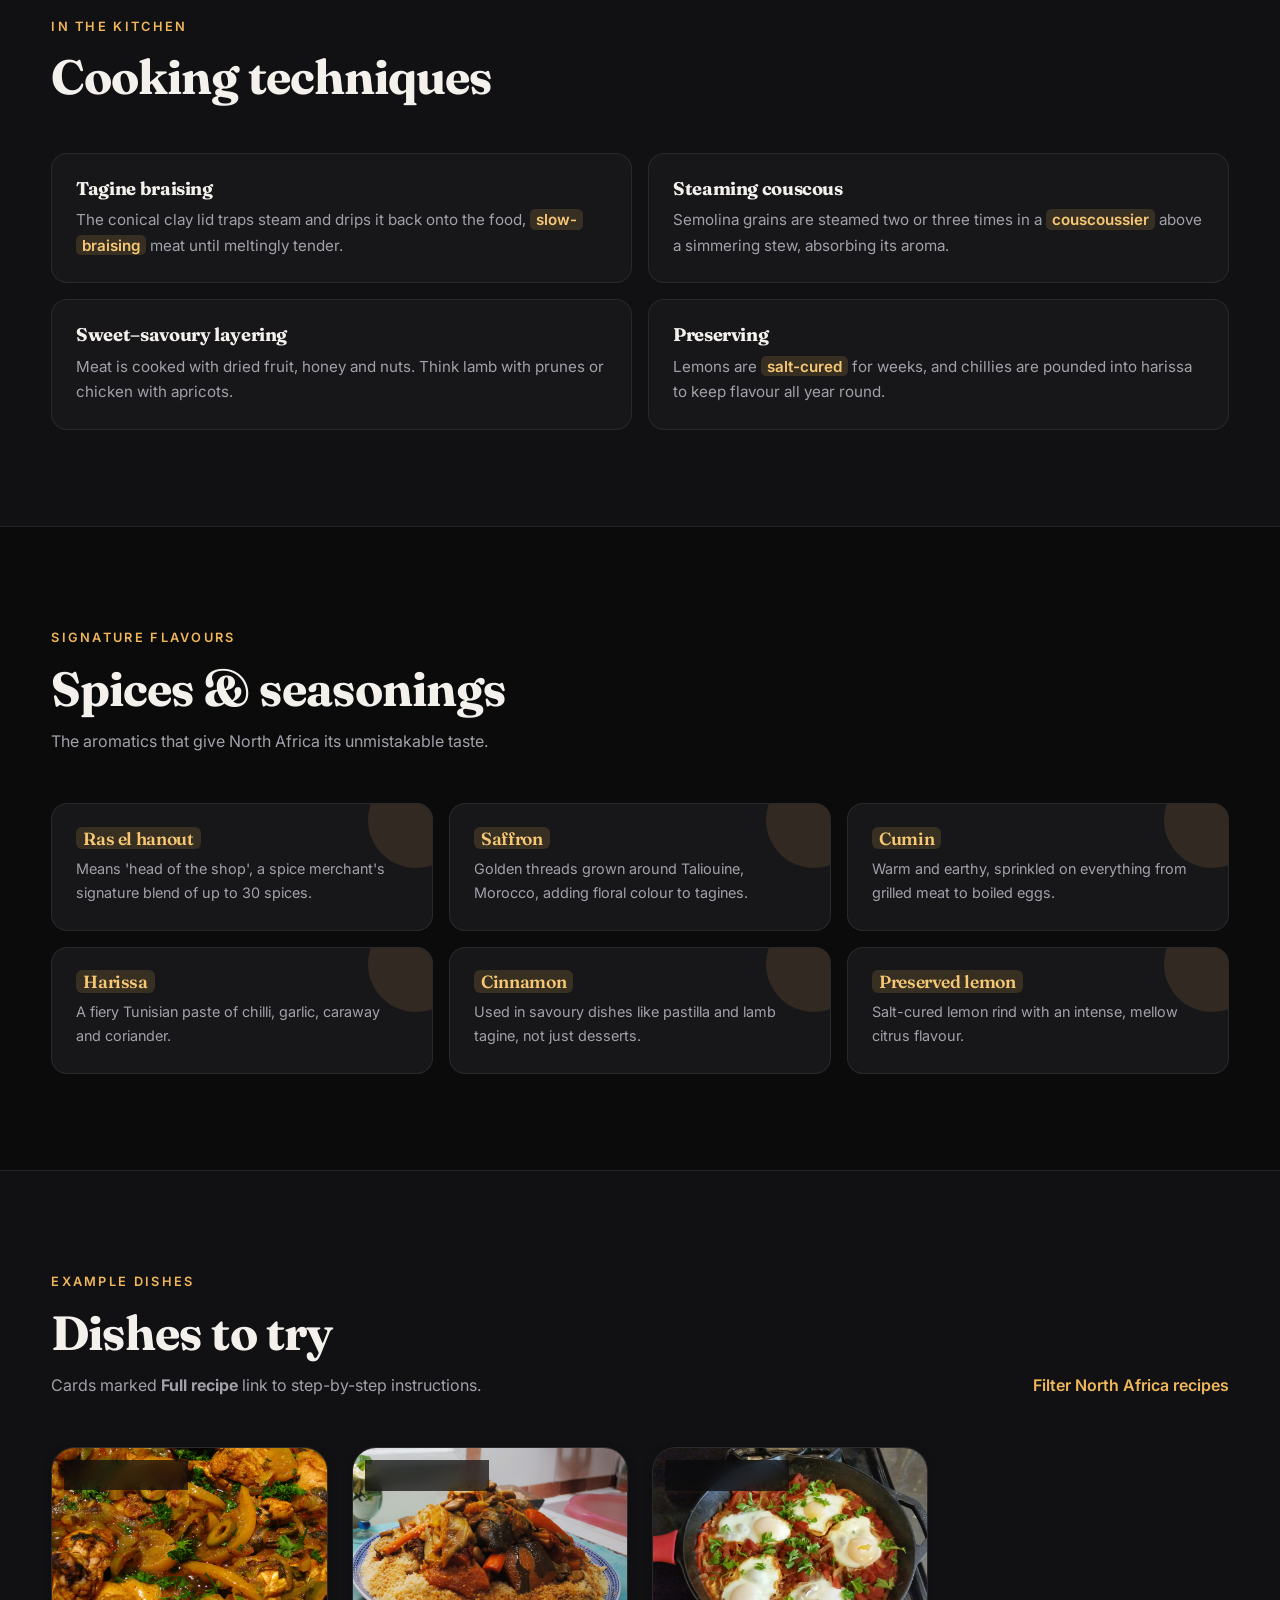
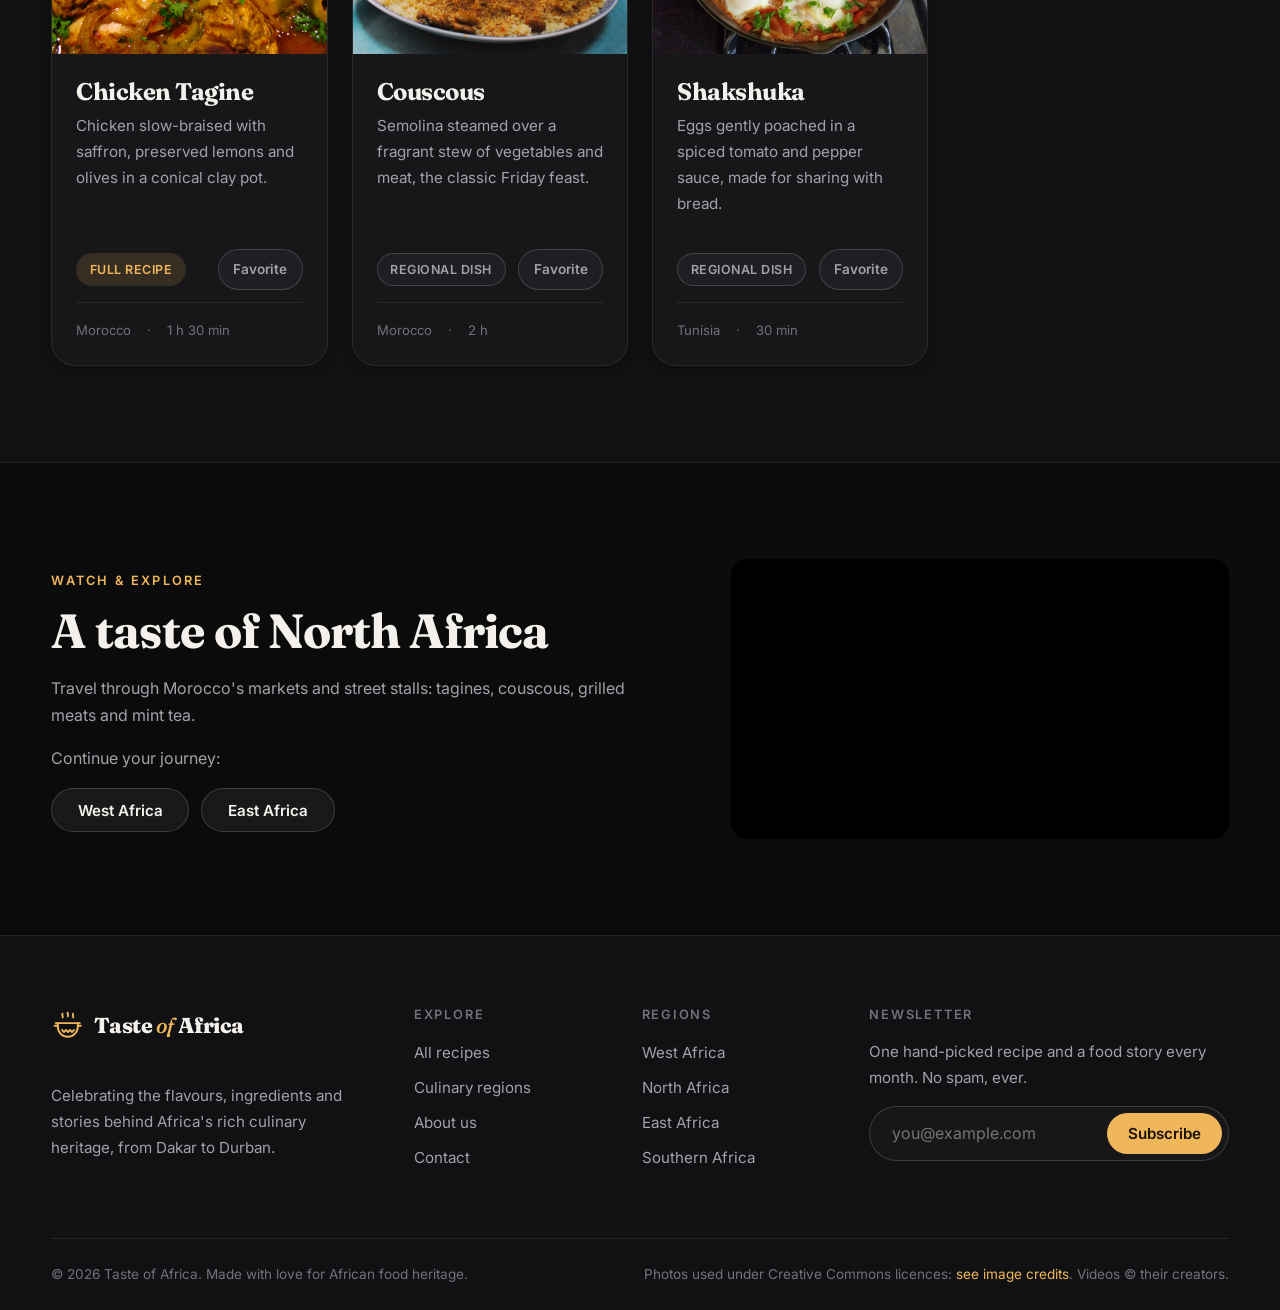
<file: north-africa.html>
<!DOCTYPE html>
<html lang="en" data-theme="dark">
<head>
  <meta charset="UTF-8">
  <meta name="viewport" content="width=device-width, initial-scale=1.0">
  <meta name="description" content="Discover the food culture, staples, spices and cooking techniques of North Africa.">
  <meta name="theme-color" content="#0b0b0c">
  <title>North Africa Cuisine | Taste of Africa</title>
  <link rel="icon" href="data:image/svg+xml,%3Csvg xmlns='http://www.w3.org/2000/svg' viewBox='0 0 32 32' fill='none' stroke='%23f0b65a' stroke-width='2.2' stroke-linecap='round' stroke-linejoin='round'%3E%3Crect width='32' height='32' rx='7' fill='%230b0b0c' stroke='none'/%3E%3Cpath d='M11 4c-1.2 1.2 1.2 2.4 0 3.6M16 3c-1.2 1.2 1.2 2.4 0 3.6M21 4c-1.2 1.2 1.2 2.4 0 3.6M4.5 12.5h23M6.5 12.5v3.5a9.5 9.5 0 0 0 19 0v-3.5M10.5 19l1.9 2 1.9-2 1.9 2 1.9-2 1.9 2 1.9-2'/%3E%3C/svg%3E">

  <link rel="preconnect" href="https://fonts.googleapis.com">
  <link rel="preconnect" href="https://fonts.gstatic.com" crossorigin>
  <link href="https://fonts.googleapis.com/css2?family=Fraunces:ital,opsz,wght@0,9..144,500;0,9..144,700;0,9..144,800;1,9..144,500&amp;family=Inter:wght@400;500;600;700&amp;display=swap" rel="stylesheet">

  <link rel="stylesheet" href="css/styles.css">
  <script>
    try {
      var savedTheme = JSON.parse(localStorage.getItem("toa-theme"));
      document.documentElement.setAttribute("data-theme", savedTheme === "light" ? "light" : "dark");
    } catch (e) {}
  </script>
</head>
<body>
  <a class="skip-link" href="#main">Skip to main content</a>

  <header class="site-header">
    <div class="container header-inner">
      <a href="index.html" class="logo" aria-label="Taste of Africa home">
        <svg class="logo-mark" viewBox="0 0 32 32" fill="none" stroke="currentColor" stroke-width="1.8" stroke-linecap="round" stroke-linejoin="round" aria-hidden="true"><path d="M11 3.5c-1.2 1.2 1.2 2.4 0 3.6M16 2.5c-1.2 1.2 1.2 2.4 0 3.6M21 3.5c-1.2 1.2 1.2 2.4 0 3.6"/><path d="M4.5 12.5h23"/><path d="M6.5 12.5v3.5a9.5 9.5 0 0 0 19 0v-3.5"/><path d="M10.5 19l1.9 2 1.9-2 1.9 2 1.9-2 1.9 2 1.9-2"/><path d="M6.5 15H3.5M25.5 15h3"/></svg>
        <span>Taste <em>of</em> Africa</span>
      </a>

      <nav class="main-nav" id="main-nav" aria-label="Main navigation">
        <ul class="nav-list">
          <li><a href="index.html">Home</a></li>
          <li><a href="recipes.html">Recipes</a></li>
          <li><a href="regions.html" aria-current="page">Regions</a></li>
          <li><a href="about.html">About Us</a></li>
          <li><a href="contact.html">Contact</a></li>
        </ul>
      </nav>

      <div class="header-actions">
        <a href="recipes.html?filter=favorites" class="icon-btn" aria-label="View your favourite recipes" title="Your favourites">
          <svg viewBox="0 0 24 24" fill="none" stroke="currentColor" stroke-width="2" aria-hidden="true"><path d="M20.8 4.6a5.5 5.5 0 0 0-7.8 0L12 5.7l-1-1.1a5.5 5.5 0 0 0-7.8 7.8l1 1.1L12 21l7.8-7.5 1-1.1a5.5 5.5 0 0 0 0-7.8z"/></svg>
          <span class="fav-badge" data-count="0"></span>
        </a>
        <button class="icon-btn" id="theme-toggle" type="button" aria-label="Switch to light mode">
          <svg class="icon-moon" viewBox="0 0 24 24" fill="none" stroke="currentColor" stroke-width="2" aria-hidden="true"><path d="M21 12.8A9 9 0 1 1 11.2 3a7 7 0 0 0 9.8 9.8z"/></svg>
          <svg class="icon-sun" viewBox="0 0 24 24" fill="none" stroke="currentColor" stroke-width="2" aria-hidden="true"><circle cx="12" cy="12" r="4.5"/><path d="M12 1.5v2.5M12 20v2.5M4.6 4.6l1.8 1.8M17.6 17.6l1.8 1.8M1.5 12H4M20 12h2.5M4.6 19.4l1.8-1.8M17.6 6.4l1.8-1.8"/></svg>
        </button>
        <button class="icon-btn nav-toggle" type="button" aria-expanded="false" aria-controls="main-nav" aria-label="Open menu">
          <svg viewBox="0 0 24 24" fill="none" stroke="currentColor" stroke-width="2" aria-hidden="true"><path d="M4 7h16M4 12h16M4 17h10"/></svg>
        </button>
      </div>
    </div>
  </header>

  <main id="main">
    <section class="page-hero" style="background-image: url('images/north-africa-hero.jpg');">
      <div class="container reveal">
        <nav aria-label="Breadcrumb"><ol class="breadcrumb"><li><a href="index.html">Home</a></li><li><a href="regions.html">Regions</a></li><li aria-current="page">North Africa</li></ol></nav>
        <span class="eyebrow">Morocco · Algeria · Tunisia · Libya · Egypt</span>
        <h1>North Africa</h1>
        <p>Aromatic and refined, where warm spices, dried fruit and slow cooking create a perfect sweet–savoury balance.</p>
      </div>
    </section>

    <section class="section" aria-labelledby="culture-title">
      <div class="container split">
        <div class="region-intro reveal">
          <span class="eyebrow">Food culture</span>
          <h2 id="culture-title">The flavours of North Africa</h2>
          <p>From the Atlas Mountains of Morocco to the Nile Delta, North African cooking sits at a crossroads of Amazigh (Berber), Arab, Andalusian, Ottoman and Mediterranean traditions. The food is aromatic rather than fiery: warm spices like <mark>cumin</mark>, <mark>cinnamon</mark> and precious <mark>saffron</mark> are layered with fruit, nuts and fresh herbs.</p>
          <p>Hospitality is sacred. Guests are welcomed with sweet mint tea, Friday often means a mountain of couscous shared by the whole family, and squares like Marrakech's Jemaa el-Fnaa turn into open-air kitchens every evening.</p>
        </div>
        <figure class="card reveal">
          <div class="card-media"><img src="images/harissa.jpg" alt="A jar of red harissa chilli paste" loading="lazy"></div>
          <figcaption class="card-body"><p class="mt-0">Harissa: the fiery chilli paste of Tunisia.</p></figcaption>
        </figure>
      </div>
    </section>

    <section class="section section-alt" aria-labelledby="staples-title">
      <div class="container">
        <div class="section-head reveal">
          <div>
            <span class="eyebrow">In the pantry</span>
            <h2 id="staples-title">Staple ingredients</h2>
          </div>
        </div>
        <ul class="staples reveal">
          <li>Semolina &amp; couscous</li>
          <li>Wheat bread (khobz)</li>
          <li>Chickpeas</li>
          <li>Lentils</li>
          <li>Olives &amp; olive oil</li>
          <li>Dates</li>
          <li>Preserved lemons</li>
          <li>Almonds</li>
          <li>Lamb</li>
          <li>Fresh mint</li>
        </ul>

        <div class="section-head reveal mt-6" style="margin-top: var(--space-8);">
          <div>
            <span class="eyebrow">In the kitchen</span>
            <h2>Cooking techniques</h2>
          </div>
        </div>
        <ul class="feature-list reveal">
          <li>
            <h3>Tagine braising</h3>
            <p>The conical clay lid traps steam and drips it back onto the food, <mark>slow-braising</mark> meat until meltingly tender.</p>
          </li>
          <li>
            <h3>Steaming couscous</h3>
            <p>Semolina grains are steamed two or three times in a <mark>couscoussier</mark> above a simmering stew, absorbing its aroma.</p>
          </li>
          <li>
            <h3>Sweet–savoury layering</h3>
            <p>Meat is cooked with dried fruit, honey and nuts. Think lamb with prunes or chicken with apricots.</p>
          </li>
          <li>
            <h3>Preserving</h3>
            <p>Lemons are <mark>salt-cured</mark> for weeks, and chillies are pounded into harissa to keep flavour all year round.</p>
          </li>
        </ul>
      </div>
    </section>

    <section class="section" aria-labelledby="spices-title">
      <div class="container">
        <div class="section-head reveal">
          <div>
            <span class="eyebrow">Signature flavours</span>
            <h2 id="spices-title">Spices &amp; seasonings</h2>
            <p>The aromatics that give North Africa its unmistakable taste.</p>
          </div>
        </div>
        <div class="spice-grid reveal">
          <article class="spice">
            <h3><mark>Ras el hanout</mark></h3>
            <p>Means 'head of the shop', a spice merchant's signature blend of up to 30 spices.</p>
          </article>
          <article class="spice">
            <h3><mark>Saffron</mark></h3>
            <p>Golden threads grown around Taliouine, Morocco, adding floral colour to tagines.</p>
          </article>
          <article class="spice">
            <h3><mark>Cumin</mark></h3>
            <p>Warm and earthy, sprinkled on everything from grilled meat to boiled eggs.</p>
          </article>
          <article class="spice">
            <h3><mark>Harissa</mark></h3>
            <p>A fiery Tunisian paste of chilli, garlic, caraway and coriander.</p>
          </article>
          <article class="spice">
            <h3><mark>Cinnamon</mark></h3>
            <p>Used in savoury dishes like pastilla and lamb tagine, not just desserts.</p>
          </article>
          <article class="spice">
            <h3><mark>Preserved lemon</mark></h3>
            <p>Salt-cured lemon rind with an intense, mellow citrus flavour.</p>
          </article>
        </div>
      </div>
    </section>

    <section class="section section-alt" aria-labelledby="dishes-title">
      <div class="container">
        <div class="section-head reveal">
          <div>
            <span class="eyebrow">Example dishes</span>
            <h2 id="dishes-title">Dishes to try</h2>
            <p>Cards marked <strong>Full recipe</strong> link to step-by-step instructions.</p>
          </div>
          <a href="recipes.html?filter=north-africa" class="link-arrow">Filter North Africa recipes</a>
        </div>
        <div class="grid grid-auto reveal">
          <article class="card recipe-card" data-region="north-africa" data-id="tagine">
            <div class="card-media">
              <img src="images/tagine.jpg" alt="Chicken tagine with preserved lemons and green olives" loading="lazy">
              <span class="chip">North Africa</span>
            </div>
            <div class="card-body">
              <h3><a class="card-link" href="tagine.html">Chicken Tagine</a></h3>
              <p>Chicken slow-braised with saffron, preserved lemons and olives in a conical clay pot.</p>
              <div class="card-actions">
                <span class="chip chip-accent">Full recipe</span>
                <button class="fav-btn" type="button" data-id="tagine" aria-pressed="false" aria-label="Save Chicken Tagine to favorites"><span class="fav-label">Favorite</span></button>
              </div>
              <div class="card-meta"><span>Morocco</span><span>1 h 30 min</span></div>
            </div>
          </article>
          <article class="card recipe-card" data-region="north-africa" data-id="couscous" id="dish-couscous">
            <div class="card-media">
              <img src="images/couscous.jpg" alt="A Moroccan couscous platter topped with meat and vegetables" loading="lazy">
              <span class="chip">North Africa</span>
            </div>
            <div class="card-body">
              <h3>Couscous</h3>
              <p>Semolina steamed over a fragrant stew of vegetables and meat, the classic Friday feast.</p>
              <div class="card-actions">
                <span class="chip">Regional dish</span>
                <button class="fav-btn" type="button" data-id="couscous" aria-pressed="false" aria-label="Save Couscous to favorites"><span class="fav-label">Favorite</span></button>
              </div>
              <div class="card-meta"><span>Morocco</span><span>2 h</span></div>
            </div>
          </article>
          <article class="card recipe-card" data-region="north-africa" data-id="shakshuka" id="dish-shakshuka">
            <div class="card-media">
              <img src="images/shakshuka.jpg" alt="Eggs poached in a spiced tomato and pepper sauce in a pan" loading="lazy">
              <span class="chip">North Africa</span>
            </div>
            <div class="card-body">
              <h3>Shakshuka</h3>
              <p>Eggs gently poached in a spiced tomato and pepper sauce, made for sharing with bread.</p>
              <div class="card-actions">
                <span class="chip">Regional dish</span>
                <button class="fav-btn" type="button" data-id="shakshuka" aria-pressed="false" aria-label="Save Shakshuka to favorites"><span class="fav-label">Favorite</span></button>
              </div>
              <div class="card-meta"><span>Tunisia</span><span>30 min</span></div>
            </div>
          </article>
        </div>
      </div>
    </section>

    <section class="section" aria-labelledby="watch-title">
      <div class="container split">
        <div class="reveal">
          <span class="eyebrow">Watch &amp; explore</span>
          <h2 id="watch-title">A taste of North Africa</h2>
          <p class="muted">Travel through Morocco's markets and street stalls: tagines, couscous, grilled meats and mint tea.</p>
          <p class="muted">Continue your journey:</p>
          <div class="hero-actions mt-0"><a href="west-africa.html" class="btn btn-ghost">West Africa</a> <a href="east-africa.html" class="btn btn-ghost">East Africa</a></div>
        </div>
        <div class="video-frame reveal">
          <iframe src="https://www.youtube-nocookie.com/embed/XlBVkwutj8w" title="Best Morocco Street Food — 41 Meals Ultimate Moroccan Food Tour (Mark Wiens)" loading="lazy" allow="accelerometer; autoplay; clipboard-write; encrypted-media; gyroscope; picture-in-picture; web-share" referrerpolicy="strict-origin-when-cross-origin" allowfullscreen></iframe>
        </div>
      </div>
    </section>
  </main>

  <footer class="site-footer">
    <div class="container footer-grid">
      <section>
        <a href="index.html" class="logo"><svg class="logo-mark" viewBox="0 0 32 32" fill="none" stroke="currentColor" stroke-width="1.8" stroke-linecap="round" stroke-linejoin="round" aria-hidden="true"><path d="M11 3.5c-1.2 1.2 1.2 2.4 0 3.6M16 2.5c-1.2 1.2 1.2 2.4 0 3.6M21 3.5c-1.2 1.2 1.2 2.4 0 3.6"/><path d="M4.5 12.5h23"/><path d="M6.5 12.5v3.5a9.5 9.5 0 0 0 19 0v-3.5"/><path d="M10.5 19l1.9 2 1.9-2 1.9 2 1.9-2 1.9 2 1.9-2"/><path d="M6.5 15H3.5M25.5 15h3"/></svg><span>Taste <em>of</em> Africa</span></a>
        <p class="mt-6">Celebrating the flavours, ingredients and stories behind Africa's rich culinary heritage, from Dakar to Durban.</p>
      </section>
      <nav aria-label="Footer: explore">
        <h2>Explore</h2>
        <ul class="footer-links">
          <li><a href="recipes.html">All recipes</a></li>
          <li><a href="regions.html">Culinary regions</a></li>
          <li><a href="about.html">About us</a></li>
          <li><a href="contact.html">Contact</a></li>
        </ul>
      </nav>
      <nav aria-label="Footer: regions">
        <h2>Regions</h2>
        <ul class="footer-links">
          <li><a href="west-africa.html">West Africa</a></li>
          <li><a href="north-africa.html">North Africa</a></li>
          <li><a href="east-africa.html">East Africa</a></li>
          <li><a href="recipes.html?filter=southern-africa">Southern Africa</a></li>
        </ul>
      </nav>
      <section aria-labelledby="newsletter-title">
        <h2 id="newsletter-title">Newsletter</h2>
        <p>One hand-picked recipe and a food story every month. No spam, ever.</p>
        <form class="newsletter-form" novalidate>
          <label for="newsletter-email" class="visually-hidden">Email address</label>
          <input type="email" id="newsletter-email" name="newsletter-email" placeholder="you@example.com" autocomplete="email" required>
          <button type="submit" class="btn btn-primary">Subscribe</button>
        </form>
        <p class="newsletter-msg" role="status" aria-live="polite"></p>
      </section>
    </div>
    <div class="container footer-bottom">
      <p>&copy; <span class="current-year">2026</span> Taste of Africa. Made with love for African food heritage.</p>
      <p>Photos used under Creative Commons licences: <a href="about.html#credits">see image credits</a>. Videos &copy; their creators.</p>
    </div>
  </footer>

  <button class="icon-btn back-to-top" type="button" aria-label="Back to top">
    <svg viewBox="0 0 24 24" fill="none" stroke="currentColor" stroke-width="2" aria-hidden="true"><path d="M12 19V5M5 12l7-7 7 7"/></svg>
  </button>

  <script src="js/script.js"></script>
</body>
</html>
</file>
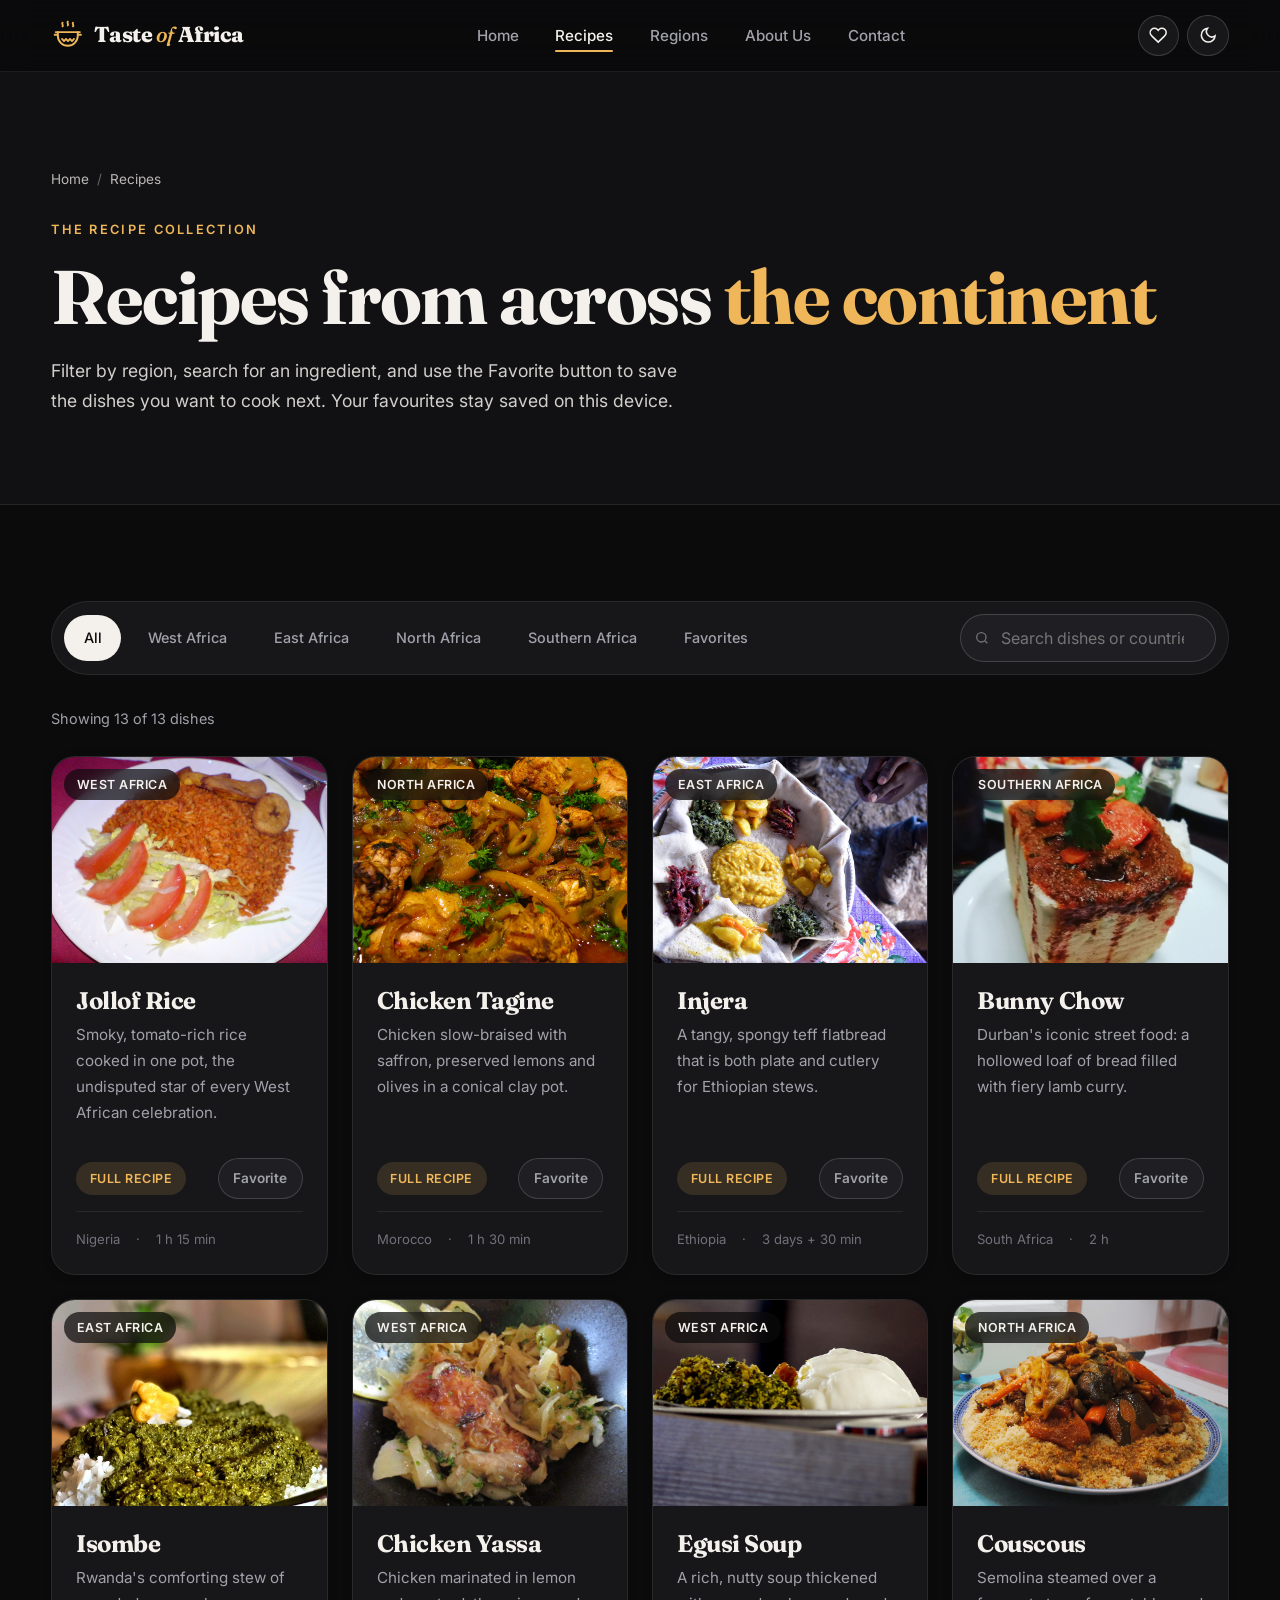
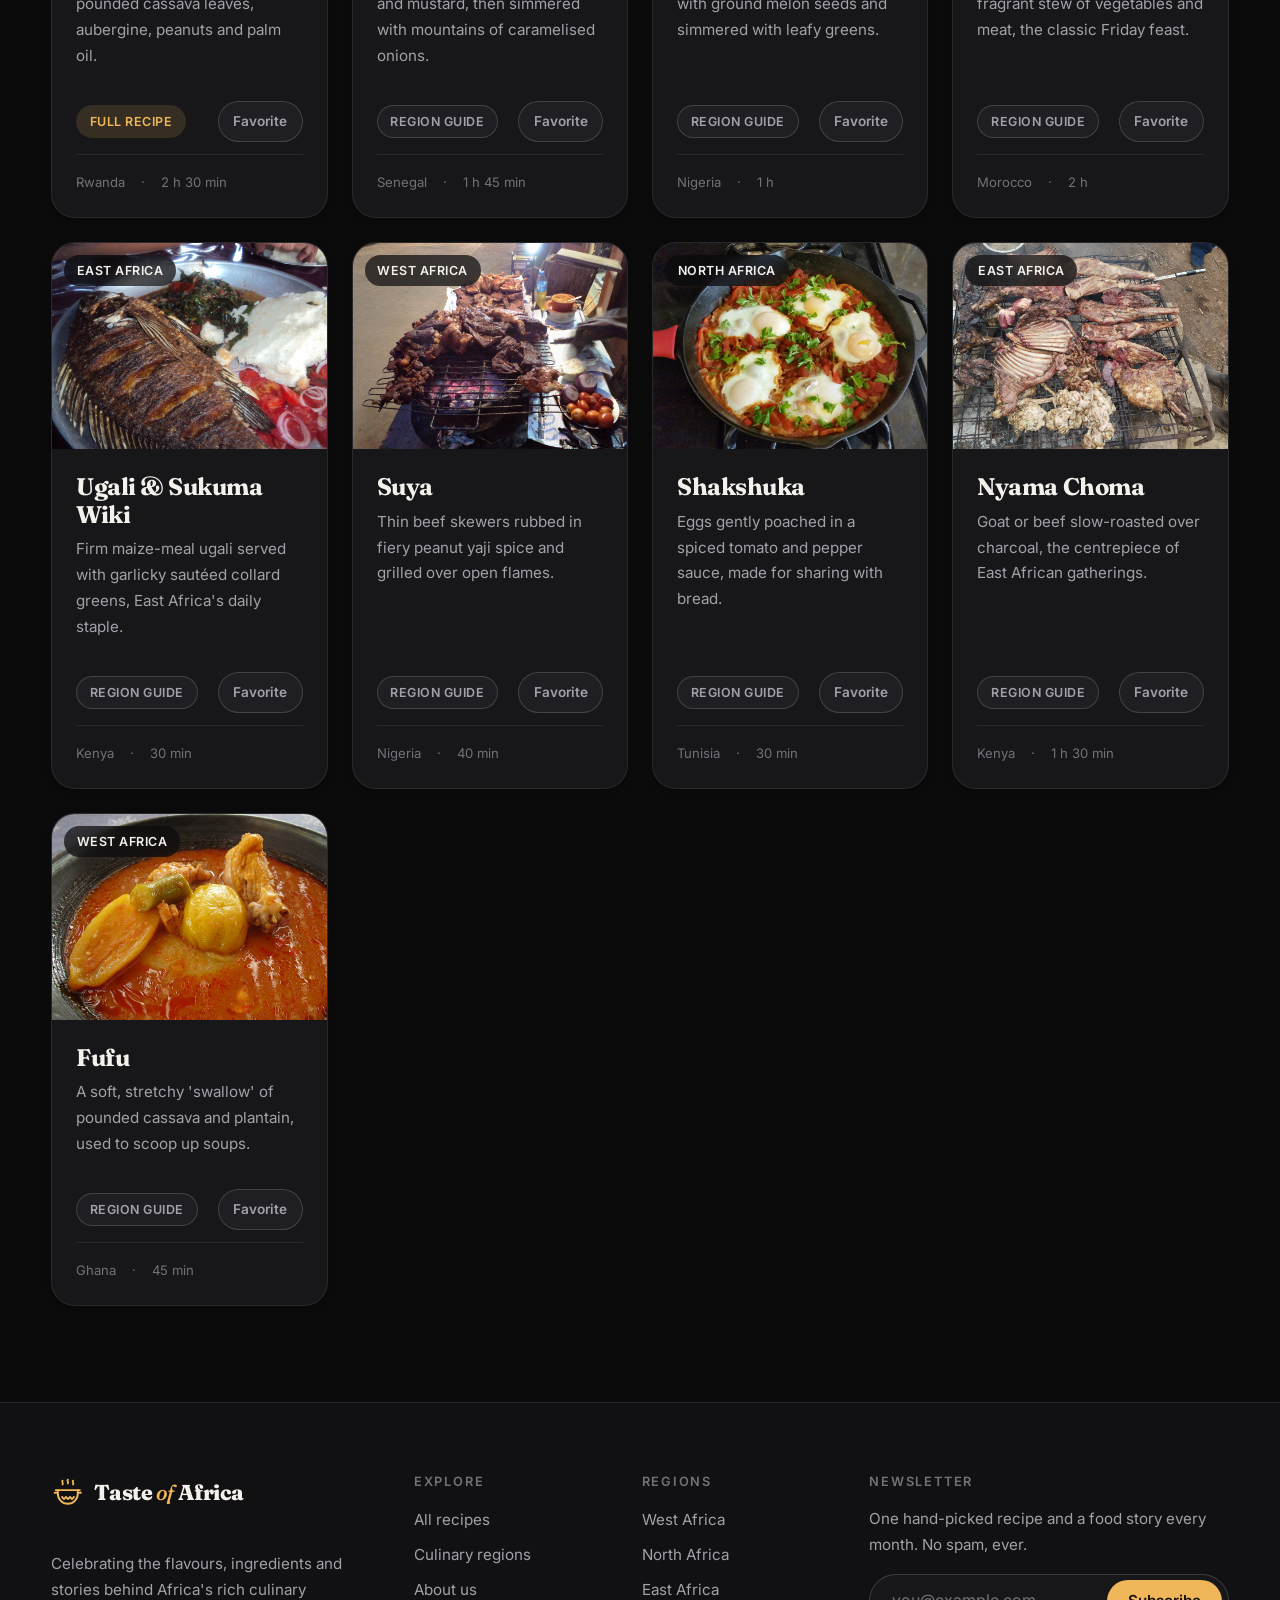
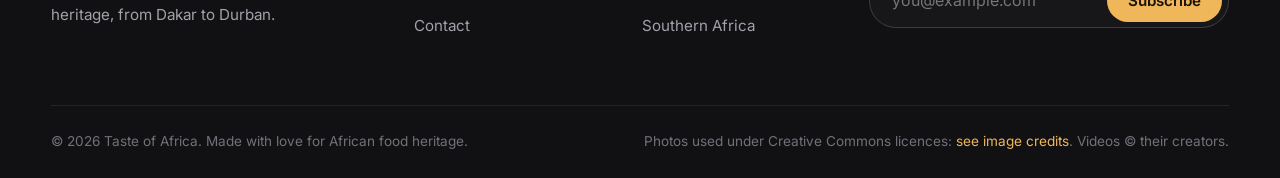
<file: recipes.html>
<!DOCTYPE html>
<html lang="en" data-theme="dark">
<head>
  <meta charset="UTF-8">
  <meta name="viewport" content="width=device-width, initial-scale=1.0">
  <meta name="description" content="Browse and filter African recipes by region and save your favourites.">
  <meta name="theme-color" content="#0b0b0c">
  <title>Recipes | Taste of Africa</title>
  <link rel="icon" href="data:image/svg+xml,%3Csvg xmlns='http://www.w3.org/2000/svg' viewBox='0 0 32 32' fill='none' stroke='%23f0b65a' stroke-width='2.2' stroke-linecap='round' stroke-linejoin='round'%3E%3Crect width='32' height='32' rx='7' fill='%230b0b0c' stroke='none'/%3E%3Cpath d='M11 4c-1.2 1.2 1.2 2.4 0 3.6M16 3c-1.2 1.2 1.2 2.4 0 3.6M21 4c-1.2 1.2 1.2 2.4 0 3.6M4.5 12.5h23M6.5 12.5v3.5a9.5 9.5 0 0 0 19 0v-3.5M10.5 19l1.9 2 1.9-2 1.9 2 1.9-2 1.9 2 1.9-2'/%3E%3C/svg%3E">

  <link rel="preconnect" href="https://fonts.googleapis.com">
  <link rel="preconnect" href="https://fonts.gstatic.com" crossorigin>
  <link href="https://fonts.googleapis.com/css2?family=Fraunces:ital,opsz,wght@0,9..144,500;0,9..144,700;0,9..144,800;1,9..144,500&amp;family=Inter:wght@400;500;600;700&amp;display=swap" rel="stylesheet">

  <link rel="stylesheet" href="css/styles.css">
  <script>
    try {
      var savedTheme = JSON.parse(localStorage.getItem("toa-theme"));
      document.documentElement.setAttribute("data-theme", savedTheme === "light" ? "light" : "dark");
    } catch (e) {}
  </script>
</head>
<body>
  <a class="skip-link" href="#main">Skip to main content</a>

  <header class="site-header">
    <div class="container header-inner">
      <a href="index.html" class="logo" aria-label="Taste of Africa home">
        <svg class="logo-mark" viewBox="0 0 32 32" fill="none" stroke="currentColor" stroke-width="1.8" stroke-linecap="round" stroke-linejoin="round" aria-hidden="true"><path d="M11 3.5c-1.2 1.2 1.2 2.4 0 3.6M16 2.5c-1.2 1.2 1.2 2.4 0 3.6M21 3.5c-1.2 1.2 1.2 2.4 0 3.6"/><path d="M4.5 12.5h23"/><path d="M6.5 12.5v3.5a9.5 9.5 0 0 0 19 0v-3.5"/><path d="M10.5 19l1.9 2 1.9-2 1.9 2 1.9-2 1.9 2 1.9-2"/><path d="M6.5 15H3.5M25.5 15h3"/></svg>
        <span>Taste <em>of</em> Africa</span>
      </a>

      <nav class="main-nav" id="main-nav" aria-label="Main navigation">
        <ul class="nav-list">
          <li><a href="index.html">Home</a></li>
          <li><a href="recipes.html" aria-current="page">Recipes</a></li>
          <li><a href="regions.html">Regions</a></li>
          <li><a href="about.html">About Us</a></li>
          <li><a href="contact.html">Contact</a></li>
        </ul>
      </nav>

      <div class="header-actions">
        <a href="recipes.html?filter=favorites" class="icon-btn" aria-label="View your favourite recipes" title="Your favourites">
          <svg viewBox="0 0 24 24" fill="none" stroke="currentColor" stroke-width="2" aria-hidden="true"><path d="M20.8 4.6a5.5 5.5 0 0 0-7.8 0L12 5.7l-1-1.1a5.5 5.5 0 0 0-7.8 7.8l1 1.1L12 21l7.8-7.5 1-1.1a5.5 5.5 0 0 0 0-7.8z"/></svg>
          <span class="fav-badge" data-count="0"></span>
        </a>
        <button class="icon-btn" id="theme-toggle" type="button" aria-label="Switch to light mode">
          <svg class="icon-moon" viewBox="0 0 24 24" fill="none" stroke="currentColor" stroke-width="2" aria-hidden="true"><path d="M21 12.8A9 9 0 1 1 11.2 3a7 7 0 0 0 9.8 9.8z"/></svg>
          <svg class="icon-sun" viewBox="0 0 24 24" fill="none" stroke="currentColor" stroke-width="2" aria-hidden="true"><circle cx="12" cy="12" r="4.5"/><path d="M12 1.5v2.5M12 20v2.5M4.6 4.6l1.8 1.8M17.6 17.6l1.8 1.8M1.5 12H4M20 12h2.5M4.6 19.4l1.8-1.8M17.6 6.4l1.8-1.8"/></svg>
        </button>
        <button class="icon-btn nav-toggle" type="button" aria-expanded="false" aria-controls="main-nav" aria-label="Open menu">
          <svg viewBox="0 0 24 24" fill="none" stroke="currentColor" stroke-width="2" aria-hidden="true"><path d="M4 7h16M4 12h16M4 17h10"/></svg>
        </button>
      </div>
    </div>
  </header>

  <main id="main">
    <section class="page-hero plain">
      <div class="container">
        <nav aria-label="Breadcrumb"><ol class="breadcrumb"><li><a href="index.html">Home</a></li><li aria-current="page">Recipes</li></ol></nav>
        <span class="eyebrow">The recipe collection</span>
        <h1>Recipes from across <span class="text-gradient">the continent</span></h1>
        <p>Filter by region, search for an ingredient, and use the Favorite button to save the dishes you want to cook next. Your favourites stay saved on this device.</p>
      </div>
    </section>

    <section class="section" aria-labelledby="collection-title">
      <div class="container">
        <h2 id="collection-title" class="visually-hidden">Recipe collection</h2>

        <div class="filter-bar" role="search">
          <div class="filter-buttons" role="group" aria-label="Filter recipes by region">
            <button class="filter-btn active" type="button" data-filter="all" aria-pressed="true">All</button>
            <button class="filter-btn" type="button" data-filter="west-africa" aria-pressed="false">West Africa</button>
            <button class="filter-btn" type="button" data-filter="east-africa" aria-pressed="false">East Africa</button>
            <button class="filter-btn" type="button" data-filter="north-africa" aria-pressed="false">North Africa</button>
            <button class="filter-btn" type="button" data-filter="southern-africa" aria-pressed="false">Southern Africa</button>
            <button class="filter-btn" type="button" data-filter="favorites" aria-pressed="false">Favorites</button>
          </div>
          <div class="search-field">
            <label for="recipe-search" class="visually-hidden">Search recipes</label>
            <svg viewBox="0 0 24 24" fill="none" stroke="currentColor" stroke-width="2" aria-hidden="true"><circle cx="11" cy="11" r="7"/><path d="m20 20-3.5-3.5"/></svg>
            <input type="search" id="recipe-search" placeholder="Search dishes or countries…">
          </div>
        </div>

        <p class="results-count" id="results-count" aria-live="polite">Showing 13 of 13 dishes</p>

        <div class="grid grid-auto" id="recipe-grid">
        <article class="card recipe-card" data-region="west-africa" data-id="jollof-rice">
          <div class="card-media">
            <img src="images/jollof-rice.jpg" alt="Jollof rice served with fresh tomatoes and fried plantain" loading="lazy">
            <span class="chip">West Africa</span>
          </div>
          <div class="card-body">
            <h3><a class="card-link" href="jollof-rice.html">Jollof Rice</a></h3>
            <p>Smoky, tomato-rich rice cooked in one pot, the undisputed star of every West African celebration.</p>
            <div class="card-actions">
              <span class="chip chip-accent">Full recipe</span>
              <button class="fav-btn" type="button" data-id="jollof-rice" aria-pressed="false" aria-label="Save Jollof Rice to favorites"><span class="fav-label">Favorite</span></button>
            </div>
            <div class="card-meta"><span>Nigeria</span><span>1 h 15 min</span></div>
          </div>
        </article>
        <article class="card recipe-card" data-region="north-africa" data-id="tagine">
          <div class="card-media">
            <img src="images/tagine.jpg" alt="Chicken tagine with preserved lemons and green olives" loading="lazy">
            <span class="chip">North Africa</span>
          </div>
          <div class="card-body">
            <h3><a class="card-link" href="tagine.html">Chicken Tagine</a></h3>
            <p>Chicken slow-braised with saffron, preserved lemons and olives in a conical clay pot.</p>
            <div class="card-actions">
              <span class="chip chip-accent">Full recipe</span>
              <button class="fav-btn" type="button" data-id="tagine" aria-pressed="false" aria-label="Save Chicken Tagine to favorites"><span class="fav-label">Favorite</span></button>
            </div>
            <div class="card-meta"><span>Morocco</span><span>1 h 30 min</span></div>
          </div>
        </article>
        <article class="card recipe-card" data-region="east-africa" data-id="injera">
          <div class="card-media">
            <img src="images/injera.jpg" alt="Injera on a woven basket topped with colourful Ethiopian stews" loading="lazy">
            <span class="chip">East Africa</span>
          </div>
          <div class="card-body">
            <h3><a class="card-link" href="injera.html">Injera</a></h3>
            <p>A tangy, spongy teff flatbread that is both plate and cutlery for Ethiopian stews.</p>
            <div class="card-actions">
              <span class="chip chip-accent">Full recipe</span>
              <button class="fav-btn" type="button" data-id="injera" aria-pressed="false" aria-label="Save Injera to favorites"><span class="fav-label">Favorite</span></button>
            </div>
            <div class="card-meta"><span>Ethiopia</span><span>3 days + 30 min</span></div>
          </div>
        </article>
        <article class="card recipe-card" data-region="southern-africa" data-id="bunny-chow">
          <div class="card-media">
            <img src="images/bunny-chow.jpg" alt="A Durban mutton bunny chow topped with fresh coriander" loading="lazy">
            <span class="chip">Southern Africa</span>
          </div>
          <div class="card-body">
            <h3><a class="card-link" href="bunny-chow.html">Bunny Chow</a></h3>
            <p>Durban&#x27;s iconic street food: a hollowed loaf of bread filled with fiery lamb curry.</p>
            <div class="card-actions">
              <span class="chip chip-accent">Full recipe</span>
              <button class="fav-btn" type="button" data-id="bunny-chow" aria-pressed="false" aria-label="Save Bunny Chow to favorites"><span class="fav-label">Favorite</span></button>
            </div>
            <div class="card-meta"><span>South Africa</span><span>2 h</span></div>
          </div>
        </article>
        <article class="card recipe-card" data-region="east-africa" data-id="isombe">
          <div class="card-media">
            <img src="images/isombe.jpg" alt="A bowl of dark green isombe cassava leaf stew" loading="lazy">
            <span class="chip">East Africa</span>
          </div>
          <div class="card-body">
            <h3><a class="card-link" href="isombe.html">Isombe</a></h3>
            <p>Rwanda&#x27;s comforting stew of pounded cassava leaves, aubergine, peanuts and palm oil.</p>
            <div class="card-actions">
              <span class="chip chip-accent">Full recipe</span>
              <button class="fav-btn" type="button" data-id="isombe" aria-pressed="false" aria-label="Save Isombe to favorites"><span class="fav-label">Favorite</span></button>
            </div>
            <div class="card-meta"><span>Rwanda</span><span>2 h 30 min</span></div>
          </div>
        </article>
        <article class="card recipe-card" data-region="west-africa" data-id="yassa">
          <div class="card-media">
            <img src="images/yassa.jpg" alt="Chicken yassa with caramelised onions and lemon" loading="lazy">
            <span class="chip">West Africa</span>
          </div>
          <div class="card-body">
            <h3><a class="card-link" href="west-africa.html#dish-yassa">Chicken Yassa</a></h3>
            <p>Chicken marinated in lemon and mustard, then simmered with mountains of caramelised onions.</p>
            <div class="card-actions">
              <span class="chip">Region guide</span>
              <button class="fav-btn" type="button" data-id="yassa" aria-pressed="false" aria-label="Save Chicken Yassa to favorites"><span class="fav-label">Favorite</span></button>
            </div>
            <div class="card-meta"><span>Senegal</span><span>1 h 45 min</span></div>
          </div>
        </article>
        <article class="card recipe-card" data-region="west-africa" data-id="egusi">
          <div class="card-media">
            <img src="images/egusi.jpg" alt="Egusi soup served with pounded yam" loading="lazy">
            <span class="chip">West Africa</span>
          </div>
          <div class="card-body">
            <h3><a class="card-link" href="west-africa.html#dish-egusi">Egusi Soup</a></h3>
            <p>A rich, nutty soup thickened with ground melon seeds and simmered with leafy greens.</p>
            <div class="card-actions">
              <span class="chip">Region guide</span>
              <button class="fav-btn" type="button" data-id="egusi" aria-pressed="false" aria-label="Save Egusi Soup to favorites"><span class="fav-label">Favorite</span></button>
            </div>
            <div class="card-meta"><span>Nigeria</span><span>1 h</span></div>
          </div>
        </article>
        <article class="card recipe-card" data-region="north-africa" data-id="couscous">
          <div class="card-media">
            <img src="images/couscous.jpg" alt="A Moroccan couscous platter topped with meat and vegetables" loading="lazy">
            <span class="chip">North Africa</span>
          </div>
          <div class="card-body">
            <h3><a class="card-link" href="north-africa.html#dish-couscous">Couscous</a></h3>
            <p>Semolina steamed over a fragrant stew of vegetables and meat, the classic Friday feast.</p>
            <div class="card-actions">
              <span class="chip">Region guide</span>
              <button class="fav-btn" type="button" data-id="couscous" aria-pressed="false" aria-label="Save Couscous to favorites"><span class="fav-label">Favorite</span></button>
            </div>
            <div class="card-meta"><span>Morocco</span><span>2 h</span></div>
          </div>
        </article>
        <article class="card recipe-card" data-region="east-africa" data-id="ugali">
          <div class="card-media">
            <img src="images/ugali.jpg" alt="Ugali with sukuma wiki, fried tilapia and kachumbari" loading="lazy">
            <span class="chip">East Africa</span>
          </div>
          <div class="card-body">
            <h3><a class="card-link" href="east-africa.html#dish-ugali">Ugali &amp; Sukuma Wiki</a></h3>
            <p>Firm maize-meal ugali served with garlicky sautéed collard greens, East Africa&#x27;s daily staple.</p>
            <div class="card-actions">
              <span class="chip">Region guide</span>
              <button class="fav-btn" type="button" data-id="ugali" aria-pressed="false" aria-label="Save Ugali &amp; Sukuma Wiki to favorites"><span class="fav-label">Favorite</span></button>
            </div>
            <div class="card-meta"><span>Kenya</span><span>30 min</span></div>
          </div>
        </article>
        <article class="card recipe-card" data-region="west-africa" data-id="suya">
          <div class="card-media">
            <img src="images/suya.jpg" alt="Suya grilling over hot charcoal at a night market" loading="lazy">
            <span class="chip">West Africa</span>
          </div>
          <div class="card-body">
            <h3><a class="card-link" href="west-africa.html#dish-suya">Suya</a></h3>
            <p>Thin beef skewers rubbed in fiery peanut yaji spice and grilled over open flames.</p>
            <div class="card-actions">
              <span class="chip">Region guide</span>
              <button class="fav-btn" type="button" data-id="suya" aria-pressed="false" aria-label="Save Suya to favorites"><span class="fav-label">Favorite</span></button>
            </div>
            <div class="card-meta"><span>Nigeria</span><span>40 min</span></div>
          </div>
        </article>
        <article class="card recipe-card" data-region="north-africa" data-id="shakshuka">
          <div class="card-media">
            <img src="images/shakshuka.jpg" alt="Eggs poached in a spiced tomato and pepper sauce in a pan" loading="lazy">
            <span class="chip">North Africa</span>
          </div>
          <div class="card-body">
            <h3><a class="card-link" href="north-africa.html#dish-shakshuka">Shakshuka</a></h3>
            <p>Eggs gently poached in a spiced tomato and pepper sauce, made for sharing with bread.</p>
            <div class="card-actions">
              <span class="chip">Region guide</span>
              <button class="fav-btn" type="button" data-id="shakshuka" aria-pressed="false" aria-label="Save Shakshuka to favorites"><span class="fav-label">Favorite</span></button>
            </div>
            <div class="card-meta"><span>Tunisia</span><span>30 min</span></div>
          </div>
        </article>
        <article class="card recipe-card" data-region="east-africa" data-id="nyama-choma">
          <div class="card-media">
            <img src="images/nyama-choma.jpg" alt="Goat meat roasting slowly over a charcoal grill" loading="lazy">
            <span class="chip">East Africa</span>
          </div>
          <div class="card-body">
            <h3><a class="card-link" href="east-africa.html#dish-nyama-choma">Nyama Choma</a></h3>
            <p>Goat or beef slow-roasted over charcoal, the centrepiece of East African gatherings.</p>
            <div class="card-actions">
              <span class="chip">Region guide</span>
              <button class="fav-btn" type="button" data-id="nyama-choma" aria-pressed="false" aria-label="Save Nyama Choma to favorites"><span class="fav-label">Favorite</span></button>
            </div>
            <div class="card-meta"><span>Kenya</span><span>1 h 30 min</span></div>
          </div>
        </article>
        <article class="card recipe-card" data-region="west-africa" data-id="fufu">
          <div class="card-media">
            <img src="images/fufu.jpg" alt="Ghanaian light soup with fufu and chicken" loading="lazy">
            <span class="chip">West Africa</span>
          </div>
          <div class="card-body">
            <h3><a class="card-link" href="west-africa.html#dish-fufu">Fufu</a></h3>
            <p>A soft, stretchy &#x27;swallow&#x27; of pounded cassava and plantain, used to scoop up soups.</p>
            <div class="card-actions">
              <span class="chip">Region guide</span>
              <button class="fav-btn" type="button" data-id="fufu" aria-pressed="false" aria-label="Save Fufu to favorites"><span class="fav-label">Favorite</span></button>
            </div>
            <div class="card-meta"><span>Ghana</span><span>45 min</span></div>
          </div>
        </article>
        </div>

        <div class="empty-state hidden" id="empty-state">
          <p class="empty-text">No dishes match your search.</p>
        </div>
      </div>
    </section>
  </main>

  <footer class="site-footer">
    <div class="container footer-grid">
      <section>
        <a href="index.html" class="logo"><svg class="logo-mark" viewBox="0 0 32 32" fill="none" stroke="currentColor" stroke-width="1.8" stroke-linecap="round" stroke-linejoin="round" aria-hidden="true"><path d="M11 3.5c-1.2 1.2 1.2 2.4 0 3.6M16 2.5c-1.2 1.2 1.2 2.4 0 3.6M21 3.5c-1.2 1.2 1.2 2.4 0 3.6"/><path d="M4.5 12.5h23"/><path d="M6.5 12.5v3.5a9.5 9.5 0 0 0 19 0v-3.5"/><path d="M10.5 19l1.9 2 1.9-2 1.9 2 1.9-2 1.9 2 1.9-2"/><path d="M6.5 15H3.5M25.5 15h3"/></svg><span>Taste <em>of</em> Africa</span></a>
        <p class="mt-6">Celebrating the flavours, ingredients and stories behind Africa's rich culinary heritage, from Dakar to Durban.</p>
      </section>
      <nav aria-label="Footer: explore">
        <h2>Explore</h2>
        <ul class="footer-links">
          <li><a href="recipes.html">All recipes</a></li>
          <li><a href="regions.html">Culinary regions</a></li>
          <li><a href="about.html">About us</a></li>
          <li><a href="contact.html">Contact</a></li>
        </ul>
      </nav>
      <nav aria-label="Footer: regions">
        <h2>Regions</h2>
        <ul class="footer-links">
          <li><a href="west-africa.html">West Africa</a></li>
          <li><a href="north-africa.html">North Africa</a></li>
          <li><a href="east-africa.html">East Africa</a></li>
          <li><a href="recipes.html?filter=southern-africa">Southern Africa</a></li>
        </ul>
      </nav>
      <section aria-labelledby="newsletter-title">
        <h2 id="newsletter-title">Newsletter</h2>
        <p>One hand-picked recipe and a food story every month. No spam, ever.</p>
        <form class="newsletter-form" novalidate>
          <label for="newsletter-email" class="visually-hidden">Email address</label>
          <input type="email" id="newsletter-email" name="newsletter-email" placeholder="you@example.com" autocomplete="email" required>
          <button type="submit" class="btn btn-primary">Subscribe</button>
        </form>
        <p class="newsletter-msg" role="status" aria-live="polite"></p>
      </section>
    </div>
    <div class="container footer-bottom">
      <p>&copy; <span class="current-year">2026</span> Taste of Africa. Made with love for African food heritage.</p>
      <p>Photos used under Creative Commons licences: <a href="about.html#credits">see image credits</a>. Videos &copy; their creators.</p>
    </div>
  </footer>

  <button class="icon-btn back-to-top" type="button" aria-label="Back to top">
    <svg viewBox="0 0 24 24" fill="none" stroke="currentColor" stroke-width="2" aria-hidden="true"><path d="M12 19V5M5 12l7-7 7 7"/></svg>
  </button>

  <script src="js/script.js"></script>
</body>
</html>
</file>
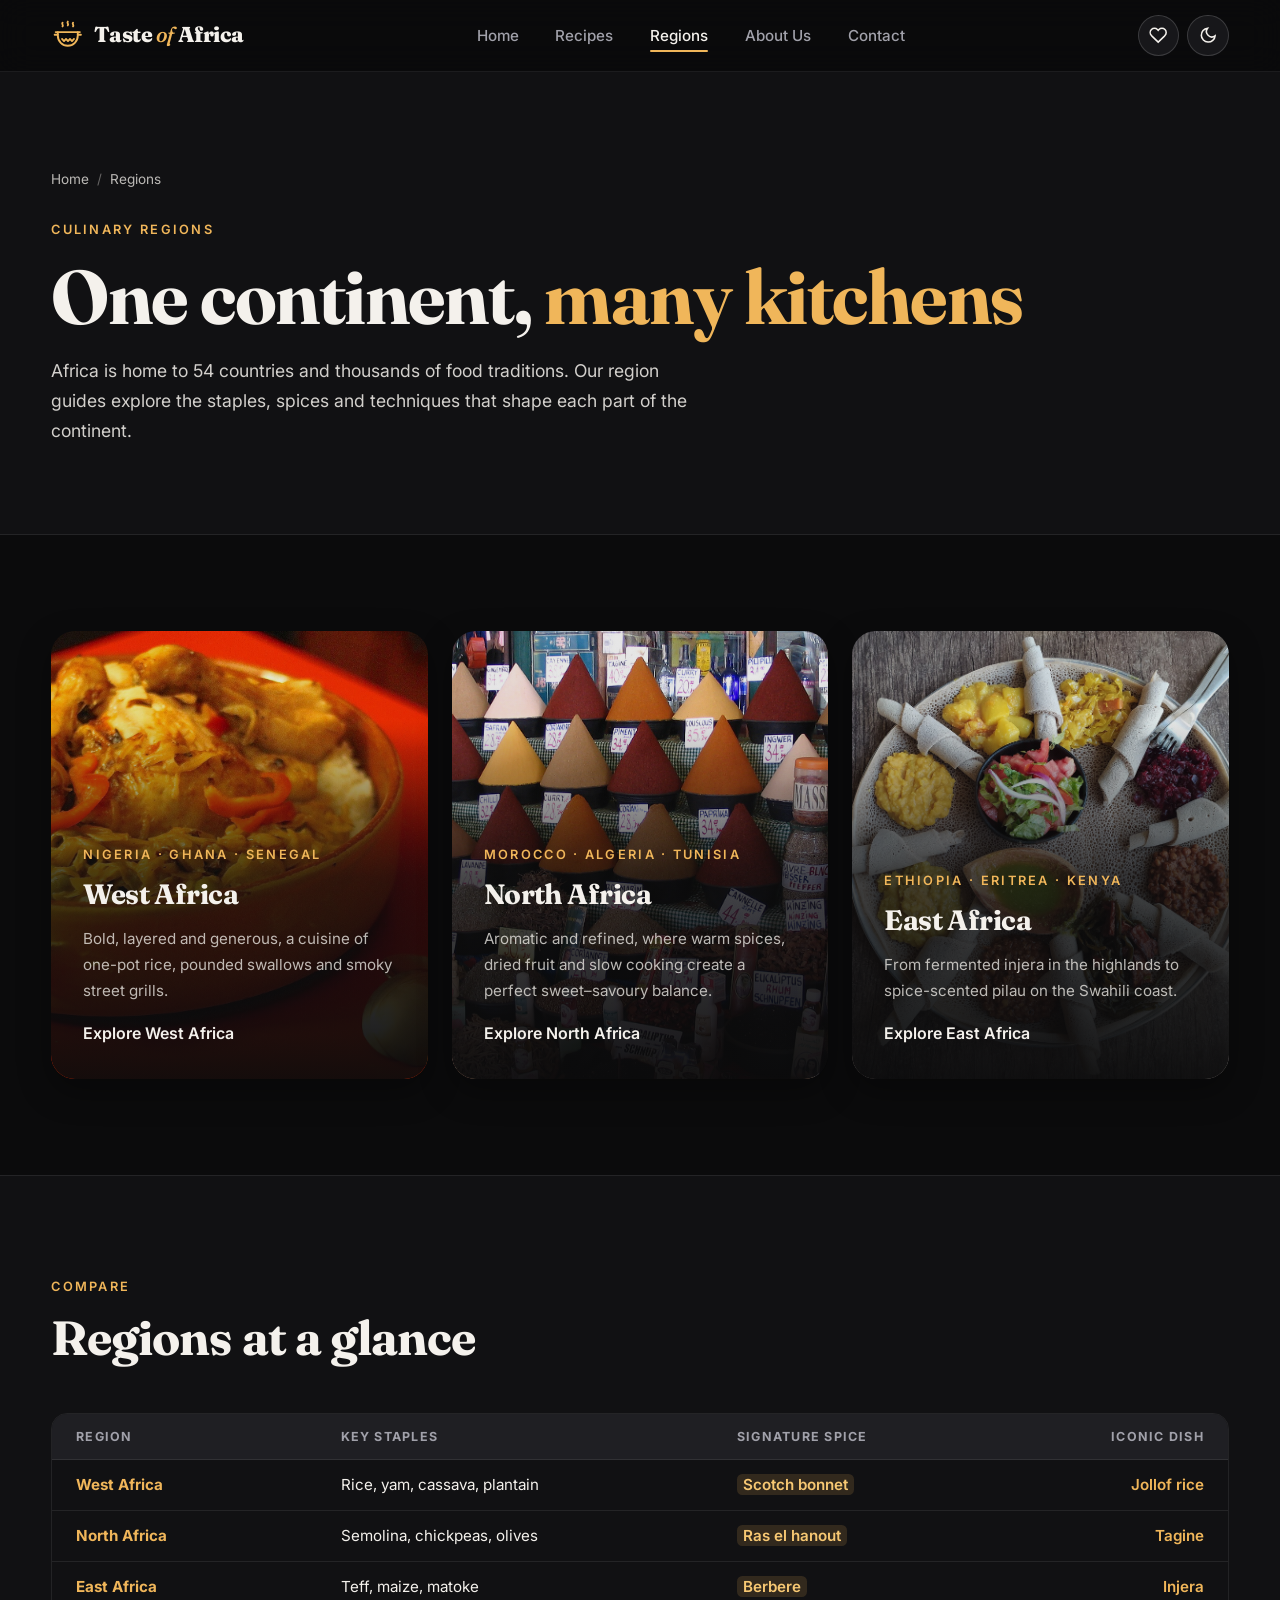
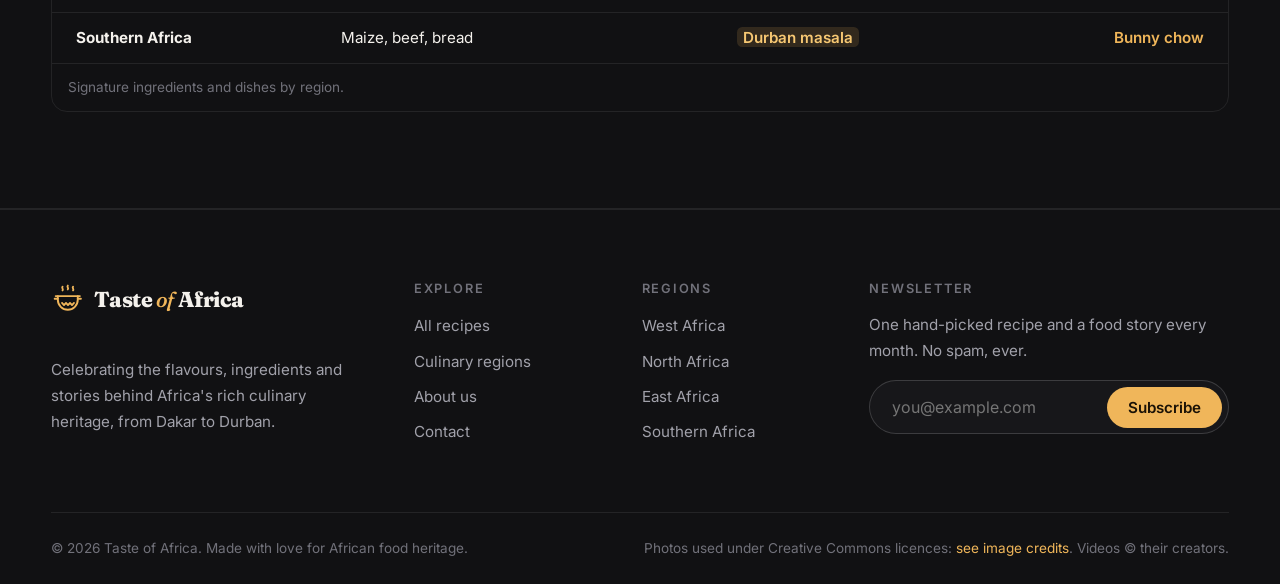
<file: regions.html>
<!DOCTYPE html>
<html lang="en" data-theme="dark">
<head>
  <meta charset="UTF-8">
  <meta name="viewport" content="width=device-width, initial-scale=1.0">
  <meta name="description" content="Explore Africa&#x27;s culinary regions: West, North and East African food culture.">
  <meta name="theme-color" content="#0b0b0c">
  <title>Culinary Regions | Taste of Africa</title>
  <link rel="icon" href="data:image/svg+xml,%3Csvg xmlns='http://www.w3.org/2000/svg' viewBox='0 0 32 32' fill='none' stroke='%23f0b65a' stroke-width='2.2' stroke-linecap='round' stroke-linejoin='round'%3E%3Crect width='32' height='32' rx='7' fill='%230b0b0c' stroke='none'/%3E%3Cpath d='M11 4c-1.2 1.2 1.2 2.4 0 3.6M16 3c-1.2 1.2 1.2 2.4 0 3.6M21 4c-1.2 1.2 1.2 2.4 0 3.6M4.5 12.5h23M6.5 12.5v3.5a9.5 9.5 0 0 0 19 0v-3.5M10.5 19l1.9 2 1.9-2 1.9 2 1.9-2 1.9 2 1.9-2'/%3E%3C/svg%3E">

  <link rel="preconnect" href="https://fonts.googleapis.com">
  <link rel="preconnect" href="https://fonts.gstatic.com" crossorigin>
  <link href="https://fonts.googleapis.com/css2?family=Fraunces:ital,opsz,wght@0,9..144,500;0,9..144,700;0,9..144,800;1,9..144,500&amp;family=Inter:wght@400;500;600;700&amp;display=swap" rel="stylesheet">

  <link rel="stylesheet" href="css/styles.css">
  <script>
    try {
      var savedTheme = JSON.parse(localStorage.getItem("toa-theme"));
      document.documentElement.setAttribute("data-theme", savedTheme === "light" ? "light" : "dark");
    } catch (e) {}
  </script>
</head>
<body>
  <a class="skip-link" href="#main">Skip to main content</a>

  <header class="site-header">
    <div class="container header-inner">
      <a href="index.html" class="logo" aria-label="Taste of Africa home">
        <svg class="logo-mark" viewBox="0 0 32 32" fill="none" stroke="currentColor" stroke-width="1.8" stroke-linecap="round" stroke-linejoin="round" aria-hidden="true"><path d="M11 3.5c-1.2 1.2 1.2 2.4 0 3.6M16 2.5c-1.2 1.2 1.2 2.4 0 3.6M21 3.5c-1.2 1.2 1.2 2.4 0 3.6"/><path d="M4.5 12.5h23"/><path d="M6.5 12.5v3.5a9.5 9.5 0 0 0 19 0v-3.5"/><path d="M10.5 19l1.9 2 1.9-2 1.9 2 1.9-2 1.9 2 1.9-2"/><path d="M6.5 15H3.5M25.5 15h3"/></svg>
        <span>Taste <em>of</em> Africa</span>
      </a>

      <nav class="main-nav" id="main-nav" aria-label="Main navigation">
        <ul class="nav-list">
          <li><a href="index.html">Home</a></li>
          <li><a href="recipes.html">Recipes</a></li>
          <li><a href="regions.html" aria-current="page">Regions</a></li>
          <li><a href="about.html">About Us</a></li>
          <li><a href="contact.html">Contact</a></li>
        </ul>
      </nav>

      <div class="header-actions">
        <a href="recipes.html?filter=favorites" class="icon-btn" aria-label="View your favourite recipes" title="Your favourites">
          <svg viewBox="0 0 24 24" fill="none" stroke="currentColor" stroke-width="2" aria-hidden="true"><path d="M20.8 4.6a5.5 5.5 0 0 0-7.8 0L12 5.7l-1-1.1a5.5 5.5 0 0 0-7.8 7.8l1 1.1L12 21l7.8-7.5 1-1.1a5.5 5.5 0 0 0 0-7.8z"/></svg>
          <span class="fav-badge" data-count="0"></span>
        </a>
        <button class="icon-btn" id="theme-toggle" type="button" aria-label="Switch to light mode">
          <svg class="icon-moon" viewBox="0 0 24 24" fill="none" stroke="currentColor" stroke-width="2" aria-hidden="true"><path d="M21 12.8A9 9 0 1 1 11.2 3a7 7 0 0 0 9.8 9.8z"/></svg>
          <svg class="icon-sun" viewBox="0 0 24 24" fill="none" stroke="currentColor" stroke-width="2" aria-hidden="true"><circle cx="12" cy="12" r="4.5"/><path d="M12 1.5v2.5M12 20v2.5M4.6 4.6l1.8 1.8M17.6 17.6l1.8 1.8M1.5 12H4M20 12h2.5M4.6 19.4l1.8-1.8M17.6 6.4l1.8-1.8"/></svg>
        </button>
        <button class="icon-btn nav-toggle" type="button" aria-expanded="false" aria-controls="main-nav" aria-label="Open menu">
          <svg viewBox="0 0 24 24" fill="none" stroke="currentColor" stroke-width="2" aria-hidden="true"><path d="M4 7h16M4 12h16M4 17h10"/></svg>
        </button>
      </div>
    </div>
  </header>

  <main id="main">
    <section class="page-hero plain">
      <div class="container">
        <nav aria-label="Breadcrumb"><ol class="breadcrumb"><li><a href="index.html">Home</a></li><li aria-current="page">Regions</li></ol></nav>
        <span class="eyebrow">Culinary regions</span>
        <h1>One continent, <span class="text-gradient">many kitchens</span></h1>
        <p>Africa is home to 54 countries and thousands of food traditions. Our region guides explore the staples, spices and techniques that shape each part of the continent.</p>
      </div>
    </section>

    <section class="section" aria-label="Region guides">
      <div class="container">
        <div class="grid grid-3 reveal">
          <a class="region-card" href="west-africa.html">
            <img src="images/west-africa-hero.jpg" alt="A bowl of Senegalese chicken yassa" loading="lazy">
            <div class="region-card-body">
              <span class="eyebrow">Nigeria · Ghana · Senegal</span>
              <h2 style="font-size: 1.75rem;">West Africa</h2>
              <p>Bold, layered and generous, a cuisine of one-pot rice, pounded swallows and smoky street grills.</p>
              <span class="link-arrow">Explore West Africa</span>
            </div>
          </a>
          <a class="region-card" href="north-africa.html">
            <img src="images/north-africa-hero.jpg" alt="Pyramids of colourful spices at a Moroccan market" loading="lazy">
            <div class="region-card-body">
              <span class="eyebrow">Morocco · Algeria · Tunisia</span>
              <h2 style="font-size: 1.75rem;">North Africa</h2>
              <p>Aromatic and refined, where warm spices, dried fruit and slow cooking create a perfect sweet–savoury balance.</p>
              <span class="link-arrow">Explore North Africa</span>
            </div>
          </a>
          <a class="region-card" href="east-africa.html">
            <img src="images/east-africa-hero.jpg" alt="An Ethiopian platter of colourful stews on injera" loading="lazy">
            <div class="region-card-body">
              <span class="eyebrow">Ethiopia · Eritrea · Kenya</span>
              <h2 style="font-size: 1.75rem;">East Africa</h2>
              <p>From fermented injera in the highlands to spice-scented pilau on the Swahili coast.</p>
              <span class="link-arrow">Explore East Africa</span>
            </div>
          </a>
        </div>
      </div>
    </section>

    <section class="section section-alt" aria-labelledby="glance-title">
      <div class="container">
        <div class="section-head reveal">
          <div>
            <span class="eyebrow">Compare</span>
            <h2 id="glance-title">Regions at a glance</h2>
          </div>
        </div>
        <div class="table-wrap reveal">
          <table class="glance-table">
            <caption>Signature ingredients and dishes by region.</caption>
            <thead>
              <tr><th scope="col">Region</th><th scope="col">Key staples</th><th scope="col">Signature spice</th><th scope="col">Iconic dish</th></tr>
            </thead>
            <tbody>
              <tr><th scope="row"><a href="west-africa.html">West Africa</a></th><td>Rice, yam, cassava, plantain</td><td><mark>Scotch bonnet</mark></td><td><a href="jollof-rice.html">Jollof rice</a></td></tr>
              <tr><th scope="row"><a href="north-africa.html">North Africa</a></th><td>Semolina, chickpeas, olives</td><td><mark>Ras el hanout</mark></td><td><a href="tagine.html">Tagine</a></td></tr>
              <tr><th scope="row"><a href="east-africa.html">East Africa</a></th><td>Teff, maize, matoke</td><td><mark>Berbere</mark></td><td><a href="injera.html">Injera</a></td></tr>
              <tr><th scope="row">Southern Africa</th><td>Maize, beef, bread</td><td><mark>Durban masala</mark></td><td><a href="bunny-chow.html">Bunny chow</a></td></tr>
            </tbody>
          </table>
        </div>
      </div>
    </section>
  </main>

  <footer class="site-footer">
    <div class="container footer-grid">
      <section>
        <a href="index.html" class="logo"><svg class="logo-mark" viewBox="0 0 32 32" fill="none" stroke="currentColor" stroke-width="1.8" stroke-linecap="round" stroke-linejoin="round" aria-hidden="true"><path d="M11 3.5c-1.2 1.2 1.2 2.4 0 3.6M16 2.5c-1.2 1.2 1.2 2.4 0 3.6M21 3.5c-1.2 1.2 1.2 2.4 0 3.6"/><path d="M4.5 12.5h23"/><path d="M6.5 12.5v3.5a9.5 9.5 0 0 0 19 0v-3.5"/><path d="M10.5 19l1.9 2 1.9-2 1.9 2 1.9-2 1.9 2 1.9-2"/><path d="M6.5 15H3.5M25.5 15h3"/></svg><span>Taste <em>of</em> Africa</span></a>
        <p class="mt-6">Celebrating the flavours, ingredients and stories behind Africa's rich culinary heritage, from Dakar to Durban.</p>
      </section>
      <nav aria-label="Footer: explore">
        <h2>Explore</h2>
        <ul class="footer-links">
          <li><a href="recipes.html">All recipes</a></li>
          <li><a href="regions.html">Culinary regions</a></li>
          <li><a href="about.html">About us</a></li>
          <li><a href="contact.html">Contact</a></li>
        </ul>
      </nav>
      <nav aria-label="Footer: regions">
        <h2>Regions</h2>
        <ul class="footer-links">
          <li><a href="west-africa.html">West Africa</a></li>
          <li><a href="north-africa.html">North Africa</a></li>
          <li><a href="east-africa.html">East Africa</a></li>
          <li><a href="recipes.html?filter=southern-africa">Southern Africa</a></li>
        </ul>
      </nav>
      <section aria-labelledby="newsletter-title">
        <h2 id="newsletter-title">Newsletter</h2>
        <p>One hand-picked recipe and a food story every month. No spam, ever.</p>
        <form class="newsletter-form" novalidate>
          <label for="newsletter-email" class="visually-hidden">Email address</label>
          <input type="email" id="newsletter-email" name="newsletter-email" placeholder="you@example.com" autocomplete="email" required>
          <button type="submit" class="btn btn-primary">Subscribe</button>
        </form>
        <p class="newsletter-msg" role="status" aria-live="polite"></p>
      </section>
    </div>
    <div class="container footer-bottom">
      <p>&copy; <span class="current-year">2026</span> Taste of Africa. Made with love for African food heritage.</p>
      <p>Photos used under Creative Commons licences: <a href="about.html#credits">see image credits</a>. Videos &copy; their creators.</p>
    </div>
  </footer>

  <button class="icon-btn back-to-top" type="button" aria-label="Back to top">
    <svg viewBox="0 0 24 24" fill="none" stroke="currentColor" stroke-width="2" aria-hidden="true"><path d="M12 19V5M5 12l7-7 7 7"/></svg>
  </button>

  <script src="js/script.js"></script>
</body>
</html>
</file>
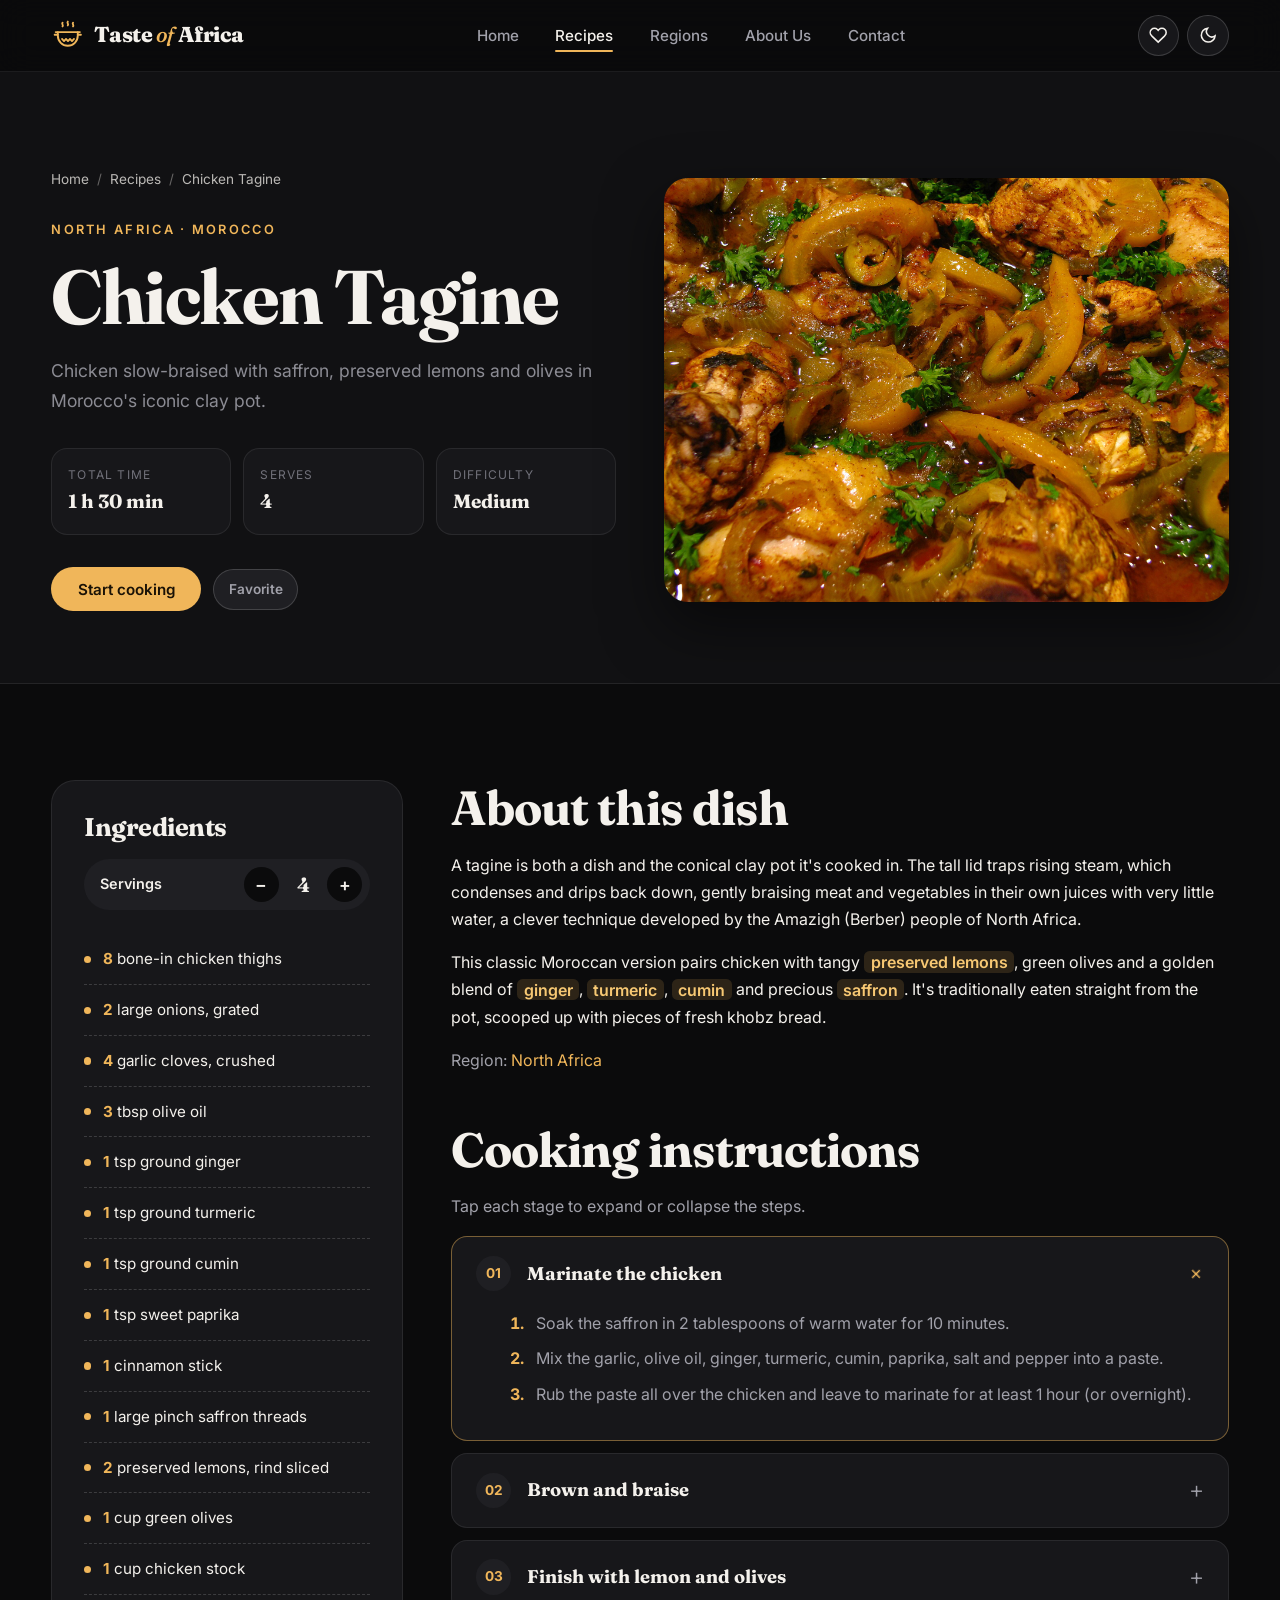
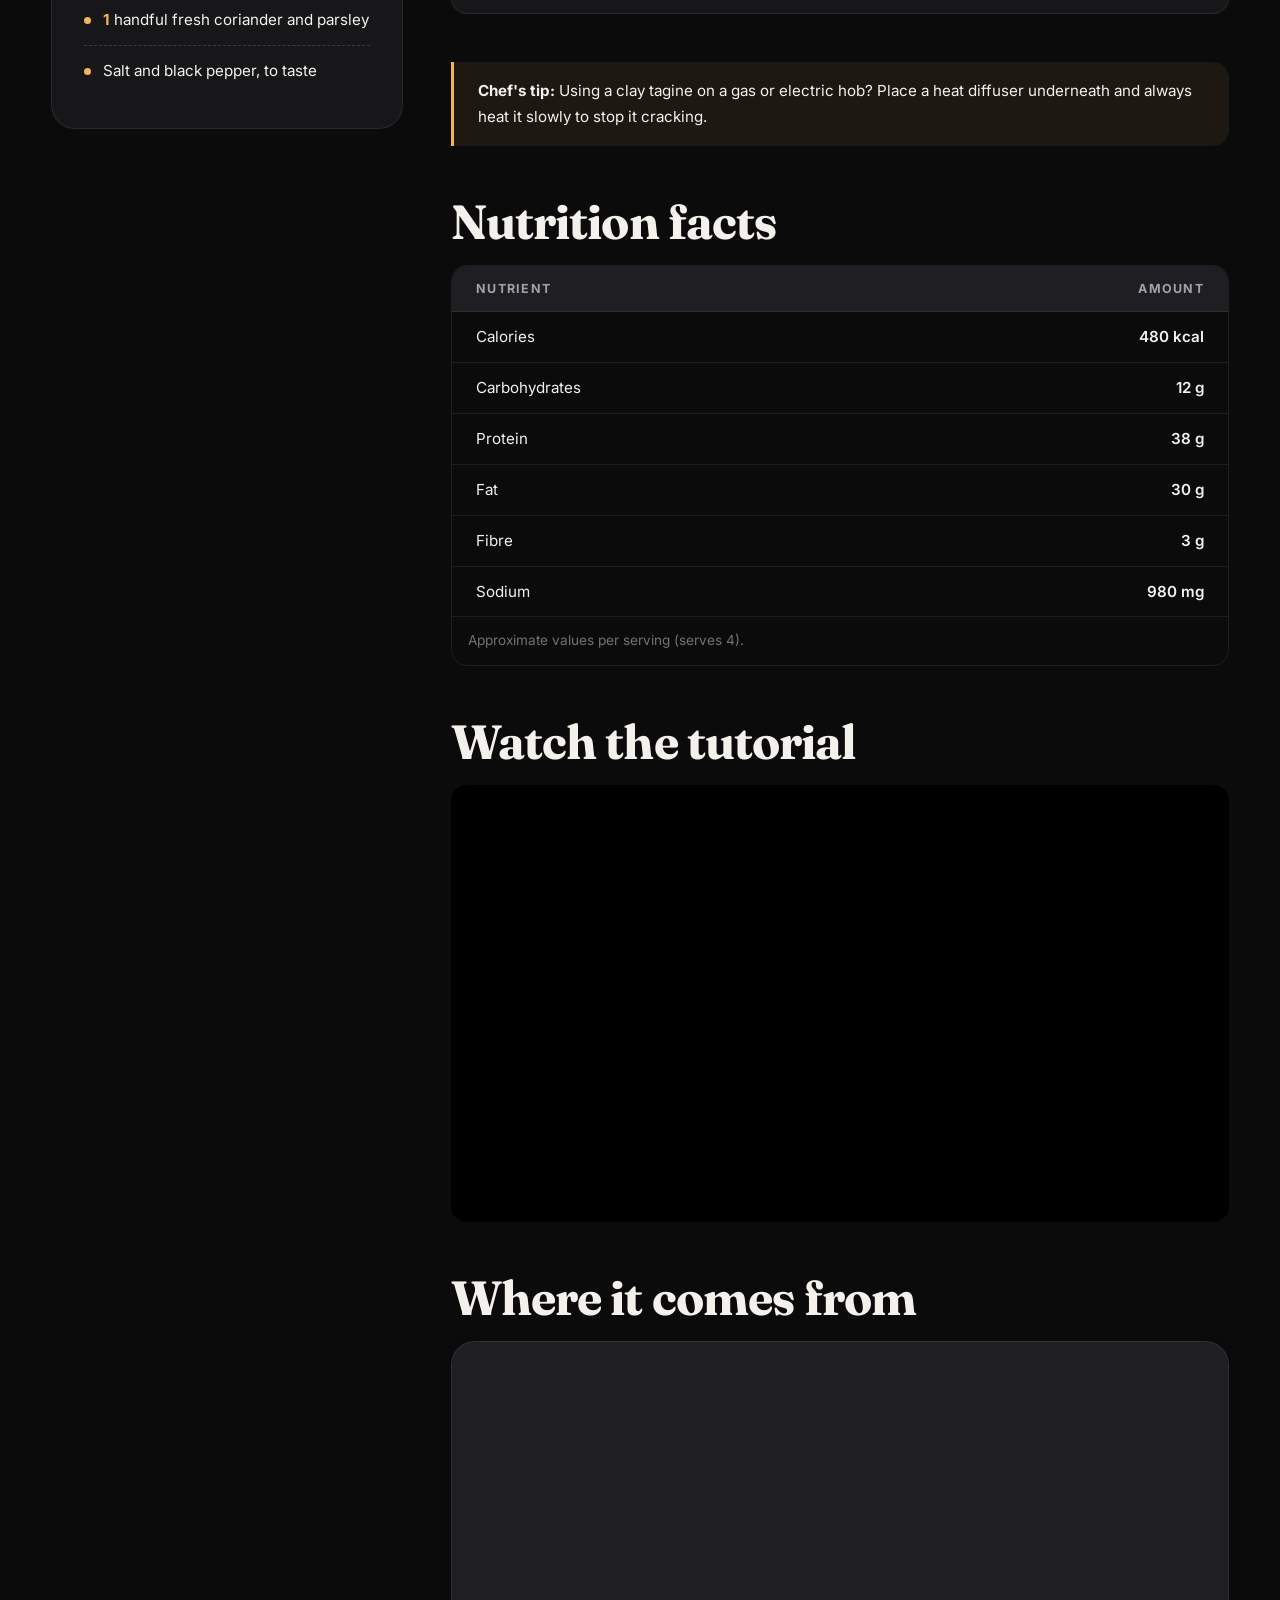
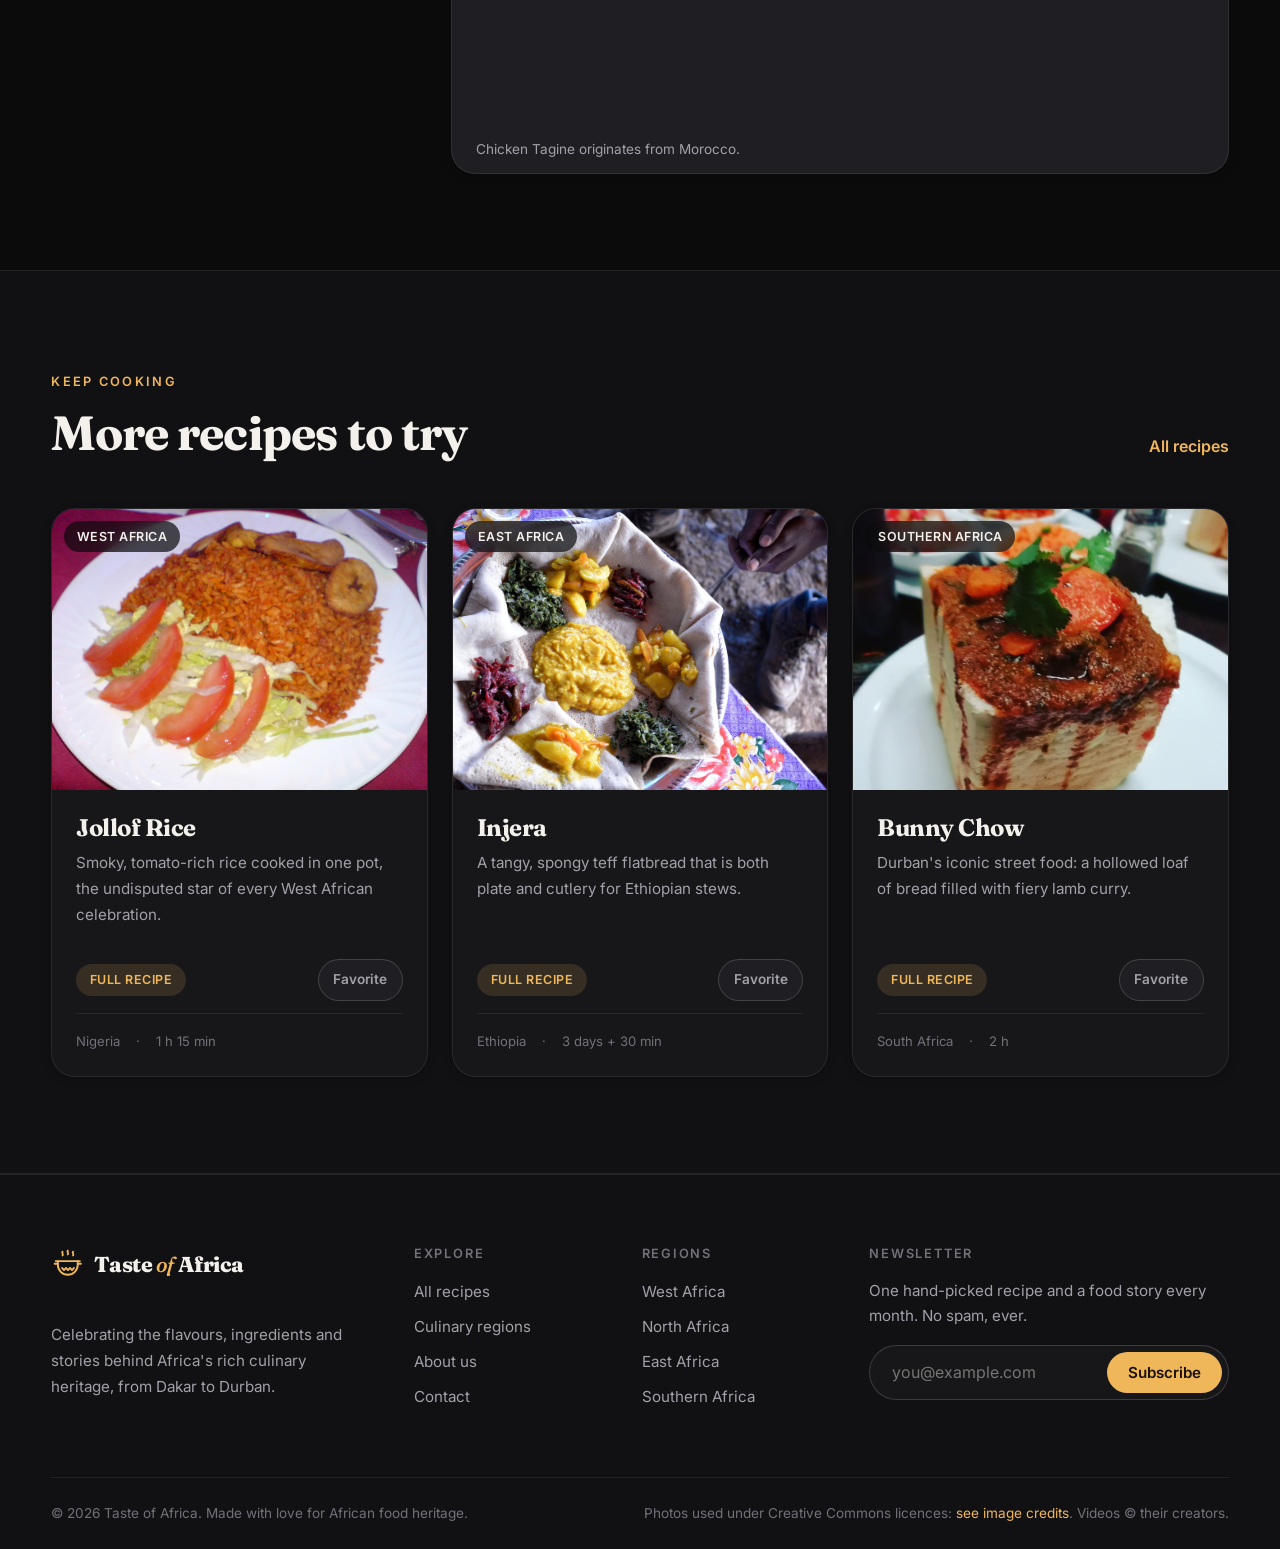
<file: tagine.html>
<!DOCTYPE html>
<html lang="en" data-theme="dark">
<head>
  <meta charset="UTF-8">
  <meta name="viewport" content="width=device-width, initial-scale=1.0">
  <meta name="description" content="How to make authentic Chicken Tagine from Morocco: ingredients, step-by-step instructions and video.">
  <meta name="theme-color" content="#0b0b0c">
  <title>Chicken Tagine Recipe | Taste of Africa</title>
  <link rel="icon" href="data:image/svg+xml,%3Csvg xmlns='http://www.w3.org/2000/svg' viewBox='0 0 32 32' fill='none' stroke='%23f0b65a' stroke-width='2.2' stroke-linecap='round' stroke-linejoin='round'%3E%3Crect width='32' height='32' rx='7' fill='%230b0b0c' stroke='none'/%3E%3Cpath d='M11 4c-1.2 1.2 1.2 2.4 0 3.6M16 3c-1.2 1.2 1.2 2.4 0 3.6M21 4c-1.2 1.2 1.2 2.4 0 3.6M4.5 12.5h23M6.5 12.5v3.5a9.5 9.5 0 0 0 19 0v-3.5M10.5 19l1.9 2 1.9-2 1.9 2 1.9-2 1.9 2 1.9-2'/%3E%3C/svg%3E">

  <link rel="preconnect" href="https://fonts.googleapis.com">
  <link rel="preconnect" href="https://fonts.gstatic.com" crossorigin>
  <link href="https://fonts.googleapis.com/css2?family=Fraunces:ital,opsz,wght@0,9..144,500;0,9..144,700;0,9..144,800;1,9..144,500&amp;family=Inter:wght@400;500;600;700&amp;display=swap" rel="stylesheet">

  <link rel="stylesheet" href="css/styles.css">
  <script>
    try {
      var savedTheme = JSON.parse(localStorage.getItem("toa-theme"));
      document.documentElement.setAttribute("data-theme", savedTheme === "light" ? "light" : "dark");
    } catch (e) {}
  </script>
</head>
<body>
  <a class="skip-link" href="#main">Skip to main content</a>

  <header class="site-header">
    <div class="container header-inner">
      <a href="index.html" class="logo" aria-label="Taste of Africa home">
        <svg class="logo-mark" viewBox="0 0 32 32" fill="none" stroke="currentColor" stroke-width="1.8" stroke-linecap="round" stroke-linejoin="round" aria-hidden="true"><path d="M11 3.5c-1.2 1.2 1.2 2.4 0 3.6M16 2.5c-1.2 1.2 1.2 2.4 0 3.6M21 3.5c-1.2 1.2 1.2 2.4 0 3.6"/><path d="M4.5 12.5h23"/><path d="M6.5 12.5v3.5a9.5 9.5 0 0 0 19 0v-3.5"/><path d="M10.5 19l1.9 2 1.9-2 1.9 2 1.9-2 1.9 2 1.9-2"/><path d="M6.5 15H3.5M25.5 15h3"/></svg>
        <span>Taste <em>of</em> Africa</span>
      </a>

      <nav class="main-nav" id="main-nav" aria-label="Main navigation">
        <ul class="nav-list">
          <li><a href="index.html">Home</a></li>
          <li><a href="recipes.html" aria-current="page">Recipes</a></li>
          <li><a href="regions.html">Regions</a></li>
          <li><a href="about.html">About Us</a></li>
          <li><a href="contact.html">Contact</a></li>
        </ul>
      </nav>

      <div class="header-actions">
        <a href="recipes.html?filter=favorites" class="icon-btn" aria-label="View your favourite recipes" title="Your favourites">
          <svg viewBox="0 0 24 24" fill="none" stroke="currentColor" stroke-width="2" aria-hidden="true"><path d="M20.8 4.6a5.5 5.5 0 0 0-7.8 0L12 5.7l-1-1.1a5.5 5.5 0 0 0-7.8 7.8l1 1.1L12 21l7.8-7.5 1-1.1a5.5 5.5 0 0 0 0-7.8z"/></svg>
          <span class="fav-badge" data-count="0"></span>
        </a>
        <button class="icon-btn" id="theme-toggle" type="button" aria-label="Switch to light mode">
          <svg class="icon-moon" viewBox="0 0 24 24" fill="none" stroke="currentColor" stroke-width="2" aria-hidden="true"><path d="M21 12.8A9 9 0 1 1 11.2 3a7 7 0 0 0 9.8 9.8z"/></svg>
          <svg class="icon-sun" viewBox="0 0 24 24" fill="none" stroke="currentColor" stroke-width="2" aria-hidden="true"><circle cx="12" cy="12" r="4.5"/><path d="M12 1.5v2.5M12 20v2.5M4.6 4.6l1.8 1.8M17.6 17.6l1.8 1.8M1.5 12H4M20 12h2.5M4.6 19.4l1.8-1.8M17.6 6.4l1.8-1.8"/></svg>
        </button>
        <button class="icon-btn nav-toggle" type="button" aria-expanded="false" aria-controls="main-nav" aria-label="Open menu">
          <svg viewBox="0 0 24 24" fill="none" stroke="currentColor" stroke-width="2" aria-hidden="true"><path d="M4 7h16M4 12h16M4 17h10"/></svg>
        </button>
      </div>
    </div>
  </header>

  <main id="main">
    <section class="page-hero plain recipe-hero">
      <div class="container recipe-hero-grid">
        <div class="reveal">
          <nav aria-label="Breadcrumb"><ol class="breadcrumb"><li><a href="index.html">Home</a></li><li><a href="recipes.html">Recipes</a></li><li aria-current="page">Chicken Tagine</li></ol></nav>
          <span class="eyebrow">North Africa · Morocco</span>
          <h1>Chicken Tagine</h1>
          <p class="lead">Chicken slow-braised with saffron, preserved lemons and olives in Morocco&#x27;s iconic clay pot.</p>
          <ul class="recipe-facts">
            <li><span>Total time</span><strong>1 h 30 min</strong></li>
            <li><span>Serves</span><strong>4</strong></li>
            <li><span>Difficulty</span><strong>Medium</strong></li>
          </ul>
          <div class="card-actions">
            <a href="#instructions" class="btn btn-primary">Start cooking</a>
            <button class="fav-btn" type="button" data-id="tagine" aria-pressed="false" aria-label="Save Chicken Tagine to favorites"><span class="fav-label">Favorite</span></button>
          </div>
        </div>
        <div class="recipe-hero-img reveal">
          <img src="images/tagine.jpg" alt="Chicken tagine with preserved lemons and green olives">
        </div>
      </div>
    </section>

    <div class="section">
      <div class="container recipe-layout">
        <aside class="panel ingredients-panel" aria-labelledby="ingredients-title">
          <h2 id="ingredients-title">Ingredients</h2>
          <div class="scaler" data-base-servings="4">
            <label for="servings">Servings</label>
            <div class="scaler-controls">
              <button type="button" data-step="-1" aria-label="Decrease servings">−</button>
              <output id="servings" aria-live="polite">4</output>
              <button type="button" data-step="1" aria-label="Increase servings">+</button>
            </div>
          </div>
          <ul class="ingredients-list">
              <li><span><span class="qty" data-base="8">8</span> bone-in chicken thighs</span></li>
              <li><span><span class="qty" data-base="2">2</span> large onions, grated</span></li>
              <li><span><span class="qty" data-base="4">4</span> garlic cloves, crushed</span></li>
              <li><span><span class="qty" data-base="3">3</span> tbsp olive oil</span></li>
              <li><span><span class="qty" data-base="1">1</span> tsp ground ginger</span></li>
              <li><span><span class="qty" data-base="1">1</span> tsp ground turmeric</span></li>
              <li><span><span class="qty" data-base="1">1</span> tsp ground cumin</span></li>
              <li><span><span class="qty" data-base="1">1</span> tsp sweet paprika</span></li>
              <li><span><span class="qty" data-base="1">1</span> cinnamon stick</span></li>
              <li><span><span class="qty" data-base="1">1</span> large pinch saffron threads</span></li>
              <li><span><span class="qty" data-base="2">2</span> preserved lemons, rind sliced</span></li>
              <li><span><span class="qty" data-base="1">1</span> cup green olives</span></li>
              <li><span><span class="qty" data-base="1">1</span> cup chicken stock</span></li>
              <li><span><span class="qty" data-base="1">1</span> handful fresh coriander and parsley</span></li>
              <li><span>Salt and black pepper, to taste</span></li>
          </ul>
        </aside>

        <article class="recipe-main">
          <section aria-labelledby="about-title">
            <h2 id="about-title">About this dish</h2>
            <p>A tagine is both a dish and the conical clay pot it's cooked in. The tall lid traps rising steam, which condenses and drips back down, gently braising meat and vegetables in their own juices with very little water, a clever technique developed by the Amazigh (Berber) people of North Africa.</p>
            <p>This classic Moroccan version pairs chicken with tangy <mark>preserved lemons</mark>, green olives and a golden blend of <mark>ginger</mark>, <mark>turmeric</mark>, <mark>cumin</mark> and precious <mark>saffron</mark>. It's traditionally eaten straight from the pot, scooped up with pieces of fresh khobz bread.</p>
            <p class="muted">Region: <a href="north-africa.html">North Africa</a></p>
          </section>

          <section id="instructions" class="steps" aria-labelledby="steps-title">
            <h2 id="steps-title">Cooking instructions</h2>
            <p class="muted">Tap each stage to expand or collapse the steps.</p>
            <details open>
              <summary><span class="step-num">01</span>Marinate the chicken</summary>
              <ol>
                <li>Soak the saffron in 2 tablespoons of warm water for 10 minutes.</li>
                <li>Mix the garlic, olive oil, ginger, turmeric, cumin, paprika, salt and pepper into a paste.</li>
                <li>Rub the paste all over the chicken and leave to marinate for at least 1 hour (or overnight).</li>
              </ol>
            </details>
            <details>
              <summary><span class="step-num">02</span>Brown and braise</summary>
              <ol>
                <li>Warm the tagine or a heavy casserole over medium heat and brown the chicken on both sides.</li>
                <li>Add the grated onion, saffron water, cinnamon stick and stock, and stir gently.</li>
                <li>Cover and simmer on low heat for 45 minutes, turning the chicken halfway.</li>
              </ol>
            </details>
            <details>
              <summary><span class="step-num">03</span>Finish with lemon and olives</summary>
              <ol>
                <li>Scatter the preserved lemon rind and olives around the chicken.</li>
                <li>Cover and cook for a final 15 minutes until the sauce is thick and glossy.</li>
                <li>Garnish with chopped herbs and serve with khobz bread or fluffy couscous.</li>
              </ol>
            </details>
          </section>

          <p class="tip"><strong>Chef's tip:</strong> Using a clay tagine on a gas or electric hob? Place a heat diffuser underneath and always heat it slowly to stop it cracking.</p>

          <section aria-labelledby="nutrition-title">
            <h2 id="nutrition-title">Nutrition facts</h2>
            <div class="table-wrap">
              <table>
                <caption>Approximate values per serving (serves 4).</caption>
                <thead>
                  <tr><th scope="col">Nutrient</th><th scope="col">Amount</th></tr>
                </thead>
                <tbody>
                  <tr><td>Calories</td><td>480 kcal</td></tr>
                  <tr><td>Carbohydrates</td><td>12 g</td></tr>
                  <tr><td>Protein</td><td>38 g</td></tr>
                  <tr><td>Fat</td><td>30 g</td></tr>
                  <tr><td>Fibre</td><td>3 g</td></tr>
                  <tr><td>Sodium</td><td>980 mg</td></tr>
                </tbody>
              </table>
            </div>
          </section>

          <section aria-labelledby="video-title">
            <h2 id="video-title">Watch the tutorial</h2>
            <div class="video-frame">
              <iframe src="https://www.youtube-nocookie.com/embed/R8fyTivC6lM" title="Moroccan Chicken Tagine — RecipeTin Eats" loading="lazy" allow="accelerometer; autoplay; clipboard-write; encrypted-media; gyroscope; picture-in-picture; web-share" referrerpolicy="strict-origin-when-cross-origin" allowfullscreen></iframe>
            </div>
          </section>

          <section aria-labelledby="origin-title">
            <h2 id="origin-title">Where it comes from</h2>
            <figure class="map-frame">
              <iframe src="https://maps.google.com/maps?q=Marrakech,+Morocco&amp;z=6&amp;output=embed" title="Map of Morocco, home of the tagine" loading="lazy" referrerpolicy="no-referrer-when-downgrade" allowfullscreen></iframe>
              <figcaption>Chicken Tagine originates from Morocco.</figcaption>
            </figure>
          </section>
        </article>
      </div>
    </div>

    <section class="section section-alt" aria-labelledby="more-title">
      <div class="container">
        <div class="section-head">
          <div>
            <span class="eyebrow">Keep cooking</span>
            <h2 id="more-title">More recipes to try</h2>
          </div>
          <a href="recipes.html" class="link-arrow">All recipes</a>
        </div>
        <div class="grid grid-3">
          <article class="card recipe-card" data-region="west-africa" data-id="jollof-rice">
            <div class="card-media">
              <img src="images/jollof-rice.jpg" alt="Jollof rice served with fresh tomatoes and fried plantain" loading="lazy">
              <span class="chip">West Africa</span>
            </div>
            <div class="card-body">
              <h3><a class="card-link" href="jollof-rice.html">Jollof Rice</a></h3>
              <p>Smoky, tomato-rich rice cooked in one pot, the undisputed star of every West African celebration.</p>
              <div class="card-actions">
                <span class="chip chip-accent">Full recipe</span>
                <button class="fav-btn" type="button" data-id="jollof-rice" aria-pressed="false" aria-label="Save Jollof Rice to favorites"><span class="fav-label">Favorite</span></button>
              </div>
              <div class="card-meta"><span>Nigeria</span><span>1 h 15 min</span></div>
            </div>
          </article>
          <article class="card recipe-card" data-region="east-africa" data-id="injera">
            <div class="card-media">
              <img src="images/injera.jpg" alt="Injera on a woven basket topped with colourful Ethiopian stews" loading="lazy">
              <span class="chip">East Africa</span>
            </div>
            <div class="card-body">
              <h3><a class="card-link" href="injera.html">Injera</a></h3>
              <p>A tangy, spongy teff flatbread that is both plate and cutlery for Ethiopian stews.</p>
              <div class="card-actions">
                <span class="chip chip-accent">Full recipe</span>
                <button class="fav-btn" type="button" data-id="injera" aria-pressed="false" aria-label="Save Injera to favorites"><span class="fav-label">Favorite</span></button>
              </div>
              <div class="card-meta"><span>Ethiopia</span><span>3 days + 30 min</span></div>
            </div>
          </article>
          <article class="card recipe-card" data-region="southern-africa" data-id="bunny-chow">
            <div class="card-media">
              <img src="images/bunny-chow.jpg" alt="A Durban mutton bunny chow topped with fresh coriander" loading="lazy">
              <span class="chip">Southern Africa</span>
            </div>
            <div class="card-body">
              <h3><a class="card-link" href="bunny-chow.html">Bunny Chow</a></h3>
              <p>Durban&#x27;s iconic street food: a hollowed loaf of bread filled with fiery lamb curry.</p>
              <div class="card-actions">
                <span class="chip chip-accent">Full recipe</span>
                <button class="fav-btn" type="button" data-id="bunny-chow" aria-pressed="false" aria-label="Save Bunny Chow to favorites"><span class="fav-label">Favorite</span></button>
              </div>
              <div class="card-meta"><span>South Africa</span><span>2 h</span></div>
            </div>
          </article>
        </div>
      </div>
    </section>
  </main>

  <footer class="site-footer">
    <div class="container footer-grid">
      <section>
        <a href="index.html" class="logo"><svg class="logo-mark" viewBox="0 0 32 32" fill="none" stroke="currentColor" stroke-width="1.8" stroke-linecap="round" stroke-linejoin="round" aria-hidden="true"><path d="M11 3.5c-1.2 1.2 1.2 2.4 0 3.6M16 2.5c-1.2 1.2 1.2 2.4 0 3.6M21 3.5c-1.2 1.2 1.2 2.4 0 3.6"/><path d="M4.5 12.5h23"/><path d="M6.5 12.5v3.5a9.5 9.5 0 0 0 19 0v-3.5"/><path d="M10.5 19l1.9 2 1.9-2 1.9 2 1.9-2 1.9 2 1.9-2"/><path d="M6.5 15H3.5M25.5 15h3"/></svg><span>Taste <em>of</em> Africa</span></a>
        <p class="mt-6">Celebrating the flavours, ingredients and stories behind Africa's rich culinary heritage, from Dakar to Durban.</p>
      </section>
      <nav aria-label="Footer: explore">
        <h2>Explore</h2>
        <ul class="footer-links">
          <li><a href="recipes.html">All recipes</a></li>
          <li><a href="regions.html">Culinary regions</a></li>
          <li><a href="about.html">About us</a></li>
          <li><a href="contact.html">Contact</a></li>
        </ul>
      </nav>
      <nav aria-label="Footer: regions">
        <h2>Regions</h2>
        <ul class="footer-links">
          <li><a href="west-africa.html">West Africa</a></li>
          <li><a href="north-africa.html">North Africa</a></li>
          <li><a href="east-africa.html">East Africa</a></li>
          <li><a href="recipes.html?filter=southern-africa">Southern Africa</a></li>
        </ul>
      </nav>
      <section aria-labelledby="newsletter-title">
        <h2 id="newsletter-title">Newsletter</h2>
        <p>One hand-picked recipe and a food story every month. No spam, ever.</p>
        <form class="newsletter-form" novalidate>
          <label for="newsletter-email" class="visually-hidden">Email address</label>
          <input type="email" id="newsletter-email" name="newsletter-email" placeholder="you@example.com" autocomplete="email" required>
          <button type="submit" class="btn btn-primary">Subscribe</button>
        </form>
        <p class="newsletter-msg" role="status" aria-live="polite"></p>
      </section>
    </div>
    <div class="container footer-bottom">
      <p>&copy; <span class="current-year">2026</span> Taste of Africa. Made with love for African food heritage.</p>
      <p>Photos used under Creative Commons licences: <a href="about.html#credits">see image credits</a>. Videos &copy; their creators.</p>
    </div>
  </footer>

  <button class="icon-btn back-to-top" type="button" aria-label="Back to top">
    <svg viewBox="0 0 24 24" fill="none" stroke="currentColor" stroke-width="2" aria-hidden="true"><path d="M12 19V5M5 12l7-7 7 7"/></svg>
  </button>

  <script src="js/script.js"></script>
</body>
</html>
</file>
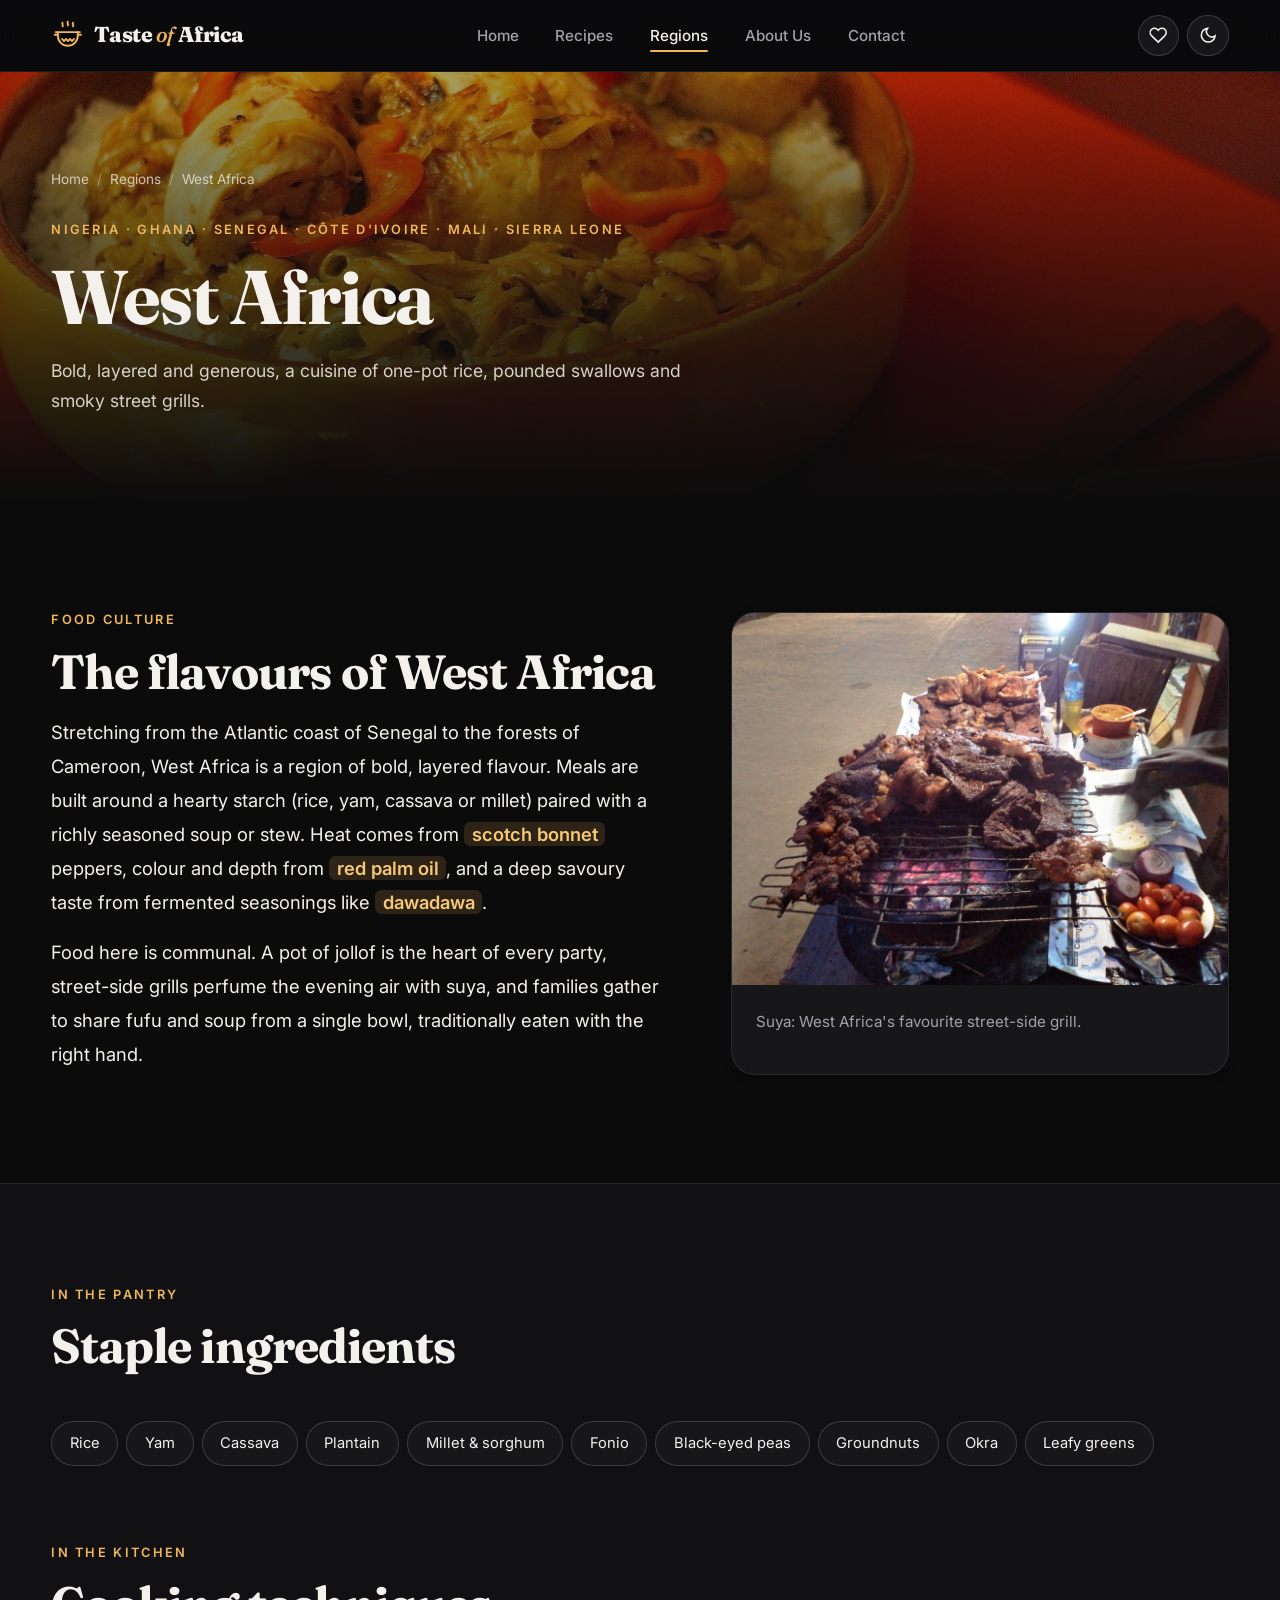
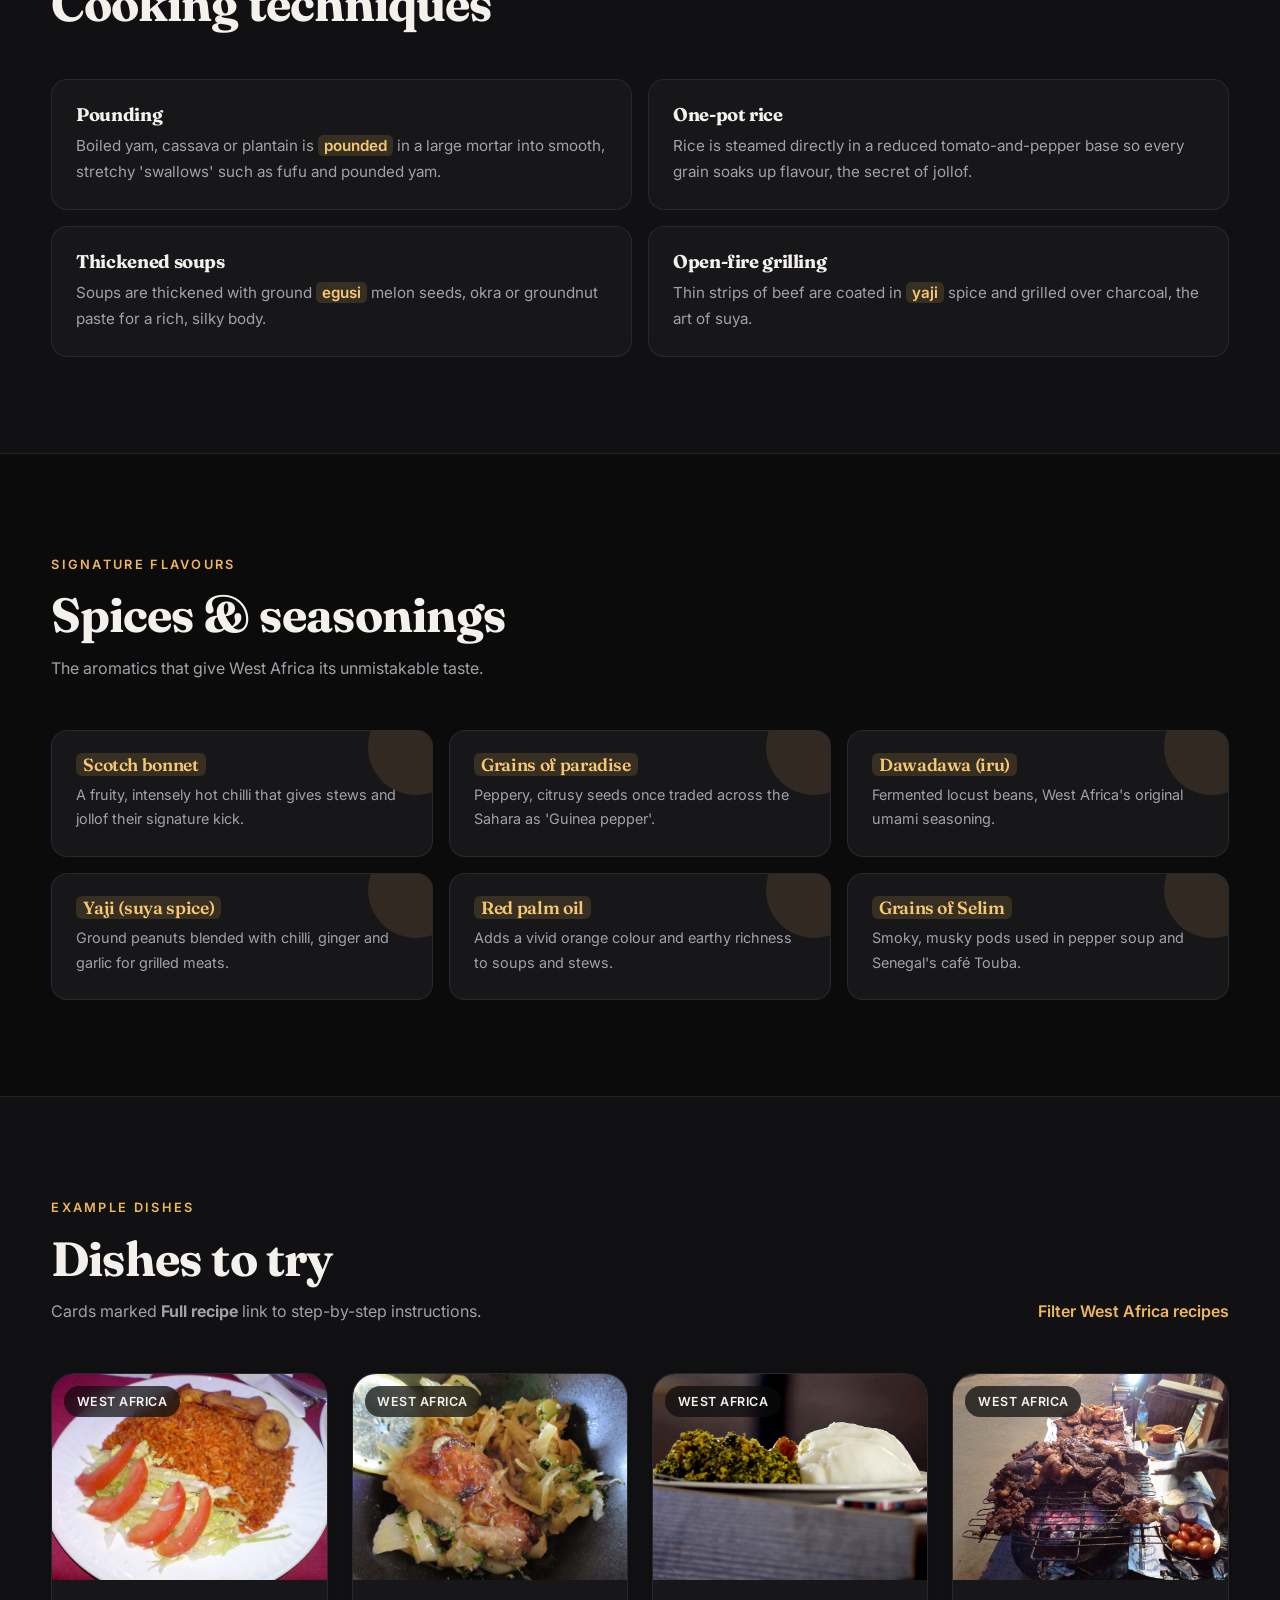
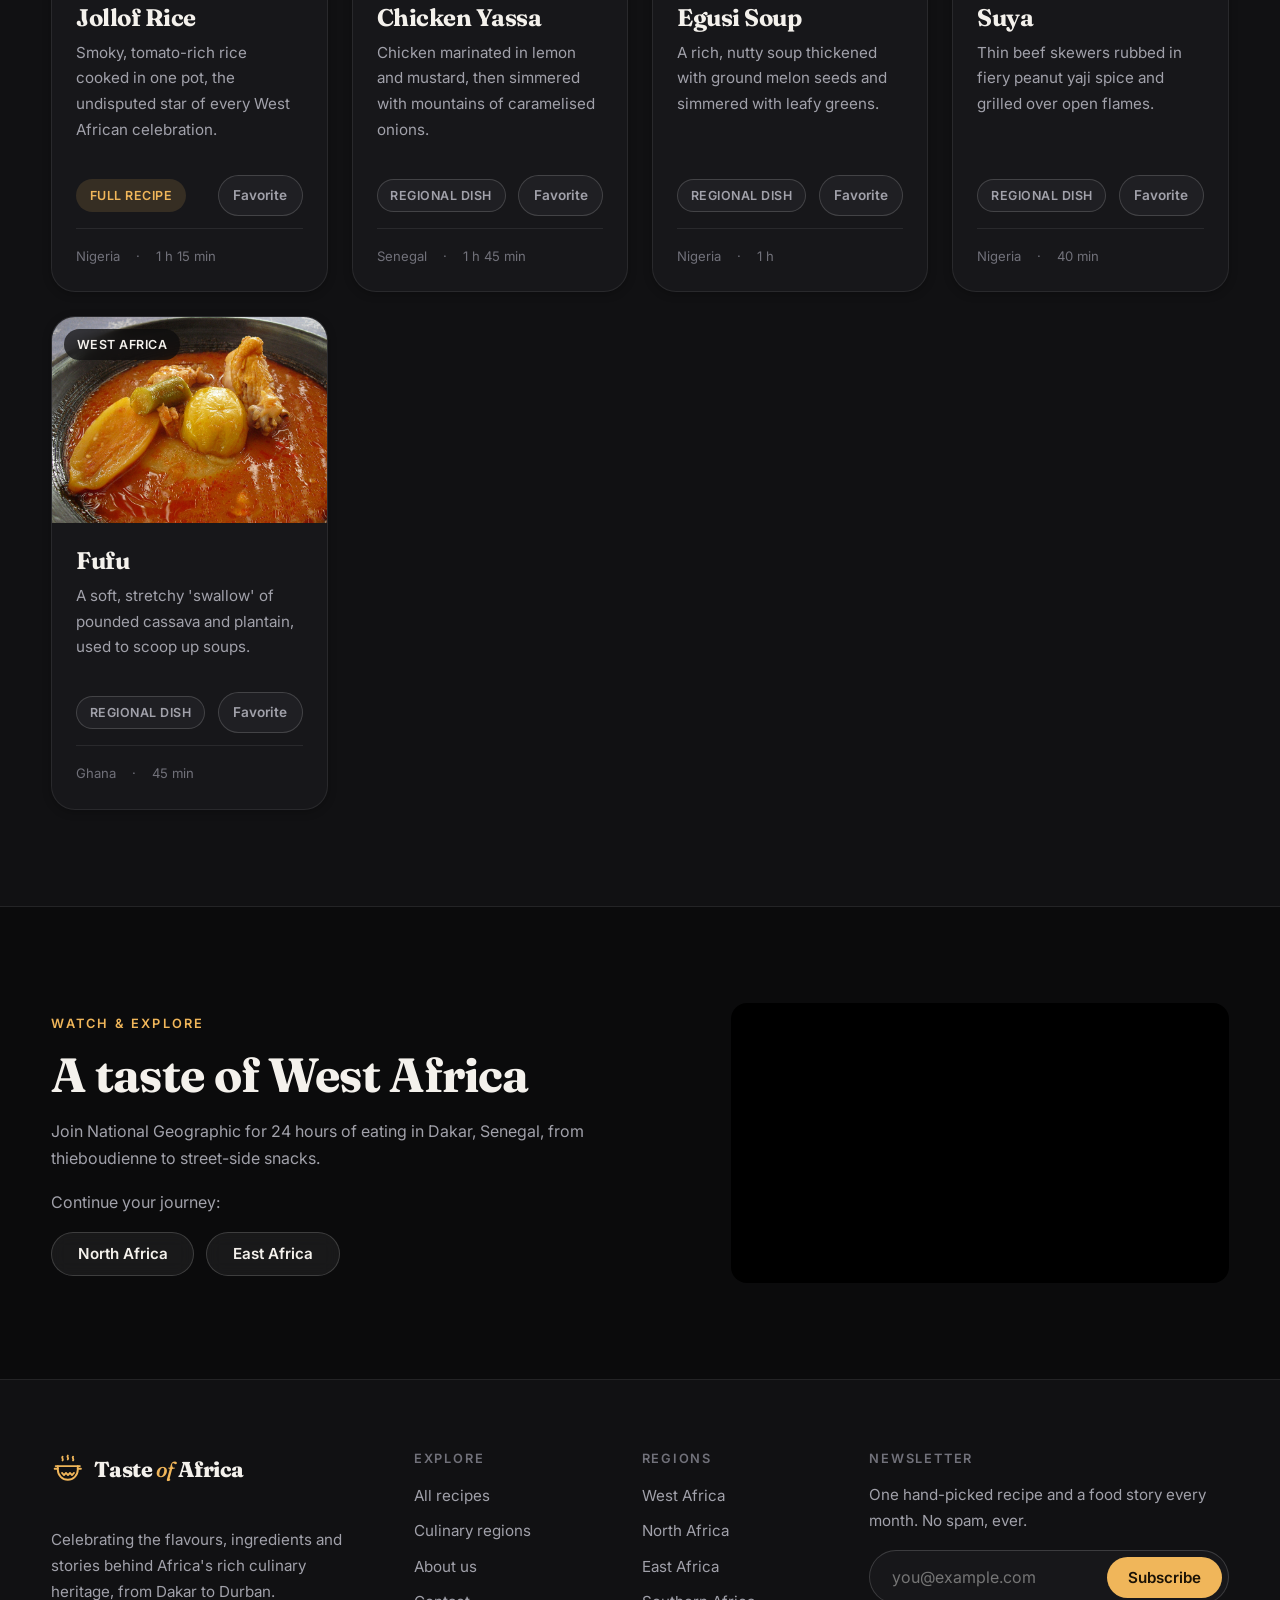
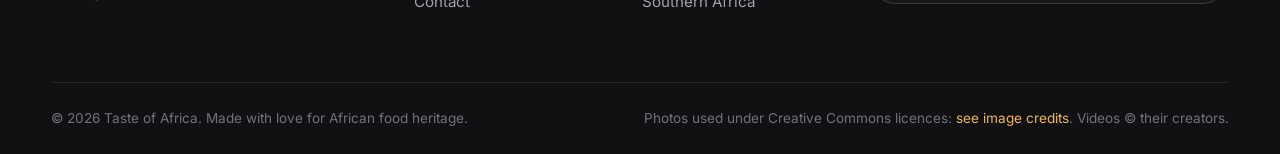
<file: west-africa.html>
<!DOCTYPE html>
<html lang="en" data-theme="dark">
<head>
  <meta charset="UTF-8">
  <meta name="viewport" content="width=device-width, initial-scale=1.0">
  <meta name="description" content="Discover the food culture, staples, spices and cooking techniques of West Africa.">
  <meta name="theme-color" content="#0b0b0c">
  <title>West Africa Cuisine | Taste of Africa</title>
  <link rel="icon" href="data:image/svg+xml,%3Csvg xmlns='http://www.w3.org/2000/svg' viewBox='0 0 32 32' fill='none' stroke='%23f0b65a' stroke-width='2.2' stroke-linecap='round' stroke-linejoin='round'%3E%3Crect width='32' height='32' rx='7' fill='%230b0b0c' stroke='none'/%3E%3Cpath d='M11 4c-1.2 1.2 1.2 2.4 0 3.6M16 3c-1.2 1.2 1.2 2.4 0 3.6M21 4c-1.2 1.2 1.2 2.4 0 3.6M4.5 12.5h23M6.5 12.5v3.5a9.5 9.5 0 0 0 19 0v-3.5M10.5 19l1.9 2 1.9-2 1.9 2 1.9-2 1.9 2 1.9-2'/%3E%3C/svg%3E">

  <link rel="preconnect" href="https://fonts.googleapis.com">
  <link rel="preconnect" href="https://fonts.gstatic.com" crossorigin>
  <link href="https://fonts.googleapis.com/css2?family=Fraunces:ital,opsz,wght@0,9..144,500;0,9..144,700;0,9..144,800;1,9..144,500&amp;family=Inter:wght@400;500;600;700&amp;display=swap" rel="stylesheet">

  <link rel="stylesheet" href="css/styles.css">
  <script>
    try {
      var savedTheme = JSON.parse(localStorage.getItem("toa-theme"));
      document.documentElement.setAttribute("data-theme", savedTheme === "light" ? "light" : "dark");
    } catch (e) {}
  </script>
</head>
<body>
  <a class="skip-link" href="#main">Skip to main content</a>

  <header class="site-header">
    <div class="container header-inner">
      <a href="index.html" class="logo" aria-label="Taste of Africa home">
        <svg class="logo-mark" viewBox="0 0 32 32" fill="none" stroke="currentColor" stroke-width="1.8" stroke-linecap="round" stroke-linejoin="round" aria-hidden="true"><path d="M11 3.5c-1.2 1.2 1.2 2.4 0 3.6M16 2.5c-1.2 1.2 1.2 2.4 0 3.6M21 3.5c-1.2 1.2 1.2 2.4 0 3.6"/><path d="M4.5 12.5h23"/><path d="M6.5 12.5v3.5a9.5 9.5 0 0 0 19 0v-3.5"/><path d="M10.5 19l1.9 2 1.9-2 1.9 2 1.9-2 1.9 2 1.9-2"/><path d="M6.5 15H3.5M25.5 15h3"/></svg>
        <span>Taste <em>of</em> Africa</span>
      </a>

      <nav class="main-nav" id="main-nav" aria-label="Main navigation">
        <ul class="nav-list">
          <li><a href="index.html">Home</a></li>
          <li><a href="recipes.html">Recipes</a></li>
          <li><a href="regions.html" aria-current="page">Regions</a></li>
          <li><a href="about.html">About Us</a></li>
          <li><a href="contact.html">Contact</a></li>
        </ul>
      </nav>

      <div class="header-actions">
        <a href="recipes.html?filter=favorites" class="icon-btn" aria-label="View your favourite recipes" title="Your favourites">
          <svg viewBox="0 0 24 24" fill="none" stroke="currentColor" stroke-width="2" aria-hidden="true"><path d="M20.8 4.6a5.5 5.5 0 0 0-7.8 0L12 5.7l-1-1.1a5.5 5.5 0 0 0-7.8 7.8l1 1.1L12 21l7.8-7.5 1-1.1a5.5 5.5 0 0 0 0-7.8z"/></svg>
          <span class="fav-badge" data-count="0"></span>
        </a>
        <button class="icon-btn" id="theme-toggle" type="button" aria-label="Switch to light mode">
          <svg class="icon-moon" viewBox="0 0 24 24" fill="none" stroke="currentColor" stroke-width="2" aria-hidden="true"><path d="M21 12.8A9 9 0 1 1 11.2 3a7 7 0 0 0 9.8 9.8z"/></svg>
          <svg class="icon-sun" viewBox="0 0 24 24" fill="none" stroke="currentColor" stroke-width="2" aria-hidden="true"><circle cx="12" cy="12" r="4.5"/><path d="M12 1.5v2.5M12 20v2.5M4.6 4.6l1.8 1.8M17.6 17.6l1.8 1.8M1.5 12H4M20 12h2.5M4.6 19.4l1.8-1.8M17.6 6.4l1.8-1.8"/></svg>
        </button>
        <button class="icon-btn nav-toggle" type="button" aria-expanded="false" aria-controls="main-nav" aria-label="Open menu">
          <svg viewBox="0 0 24 24" fill="none" stroke="currentColor" stroke-width="2" aria-hidden="true"><path d="M4 7h16M4 12h16M4 17h10"/></svg>
        </button>
      </div>
    </div>
  </header>

  <main id="main">
    <section class="page-hero" style="background-image: url('images/west-africa-hero.jpg');">
      <div class="container reveal">
        <nav aria-label="Breadcrumb"><ol class="breadcrumb"><li><a href="index.html">Home</a></li><li><a href="regions.html">Regions</a></li><li aria-current="page">West Africa</li></ol></nav>
        <span class="eyebrow">Nigeria · Ghana · Senegal · Côte d'Ivoire · Mali · Sierra Leone</span>
        <h1>West Africa</h1>
        <p>Bold, layered and generous, a cuisine of one-pot rice, pounded swallows and smoky street grills.</p>
      </div>
    </section>

    <section class="section" aria-labelledby="culture-title">
      <div class="container split">
        <div class="region-intro reveal">
          <span class="eyebrow">Food culture</span>
          <h2 id="culture-title">The flavours of West Africa</h2>
          <p>Stretching from the Atlantic coast of Senegal to the forests of Cameroon, West Africa is a region of bold, layered flavour. Meals are built around a hearty starch (rice, yam, cassava or millet) paired with a richly seasoned soup or stew. Heat comes from <mark>scotch bonnet</mark> peppers, colour and depth from <mark>red palm oil</mark>, and a deep savoury taste from fermented seasonings like <mark>dawadawa</mark>.</p>
          <p>Food here is communal. A pot of jollof is the heart of every party, street-side grills perfume the evening air with suya, and families gather to share fufu and soup from a single bowl, traditionally eaten with the right hand.</p>
        </div>
        <figure class="card reveal">
          <div class="card-media"><img src="images/suya.jpg" alt="Suya skewers grilling over an open flame" loading="lazy"></div>
          <figcaption class="card-body"><p class="mt-0">Suya: West Africa's favourite street-side grill.</p></figcaption>
        </figure>
      </div>
    </section>

    <section class="section section-alt" aria-labelledby="staples-title">
      <div class="container">
        <div class="section-head reveal">
          <div>
            <span class="eyebrow">In the pantry</span>
            <h2 id="staples-title">Staple ingredients</h2>
          </div>
        </div>
        <ul class="staples reveal">
          <li>Rice</li>
          <li>Yam</li>
          <li>Cassava</li>
          <li>Plantain</li>
          <li>Millet &amp; sorghum</li>
          <li>Fonio</li>
          <li>Black-eyed peas</li>
          <li>Groundnuts</li>
          <li>Okra</li>
          <li>Leafy greens</li>
        </ul>

        <div class="section-head reveal mt-6" style="margin-top: var(--space-8);">
          <div>
            <span class="eyebrow">In the kitchen</span>
            <h2>Cooking techniques</h2>
          </div>
        </div>
        <ul class="feature-list reveal">
          <li>
            <h3>Pounding</h3>
            <p>Boiled yam, cassava or plantain is <mark>pounded</mark> in a large mortar into smooth, stretchy 'swallows' such as fufu and pounded yam.</p>
          </li>
          <li>
            <h3>One-pot rice</h3>
            <p>Rice is steamed directly in a reduced tomato-and-pepper base so every grain soaks up flavour, the secret of jollof.</p>
          </li>
          <li>
            <h3>Thickened soups</h3>
            <p>Soups are thickened with ground <mark>egusi</mark> melon seeds, okra or groundnut paste for a rich, silky body.</p>
          </li>
          <li>
            <h3>Open-fire grilling</h3>
            <p>Thin strips of beef are coated in <mark>yaji</mark> spice and grilled over charcoal, the art of suya.</p>
          </li>
        </ul>
      </div>
    </section>

    <section class="section" aria-labelledby="spices-title">
      <div class="container">
        <div class="section-head reveal">
          <div>
            <span class="eyebrow">Signature flavours</span>
            <h2 id="spices-title">Spices &amp; seasonings</h2>
            <p>The aromatics that give West Africa its unmistakable taste.</p>
          </div>
        </div>
        <div class="spice-grid reveal">
          <article class="spice">
            <h3><mark>Scotch bonnet</mark></h3>
            <p>A fruity, intensely hot chilli that gives stews and jollof their signature kick.</p>
          </article>
          <article class="spice">
            <h3><mark>Grains of paradise</mark></h3>
            <p>Peppery, citrusy seeds once traded across the Sahara as 'Guinea pepper'.</p>
          </article>
          <article class="spice">
            <h3><mark>Dawadawa (iru)</mark></h3>
            <p>Fermented locust beans, West Africa's original umami seasoning.</p>
          </article>
          <article class="spice">
            <h3><mark>Yaji (suya spice)</mark></h3>
            <p>Ground peanuts blended with chilli, ginger and garlic for grilled meats.</p>
          </article>
          <article class="spice">
            <h3><mark>Red palm oil</mark></h3>
            <p>Adds a vivid orange colour and earthy richness to soups and stews.</p>
          </article>
          <article class="spice">
            <h3><mark>Grains of Selim</mark></h3>
            <p>Smoky, musky pods used in pepper soup and Senegal's café Touba.</p>
          </article>
        </div>
      </div>
    </section>

    <section class="section section-alt" aria-labelledby="dishes-title">
      <div class="container">
        <div class="section-head reveal">
          <div>
            <span class="eyebrow">Example dishes</span>
            <h2 id="dishes-title">Dishes to try</h2>
            <p>Cards marked <strong>Full recipe</strong> link to step-by-step instructions.</p>
          </div>
          <a href="recipes.html?filter=west-africa" class="link-arrow">Filter West Africa recipes</a>
        </div>
        <div class="grid grid-auto reveal">
          <article class="card recipe-card" data-region="west-africa" data-id="jollof-rice">
            <div class="card-media">
              <img src="images/jollof-rice.jpg" alt="Jollof rice served with fresh tomatoes and fried plantain" loading="lazy">
              <span class="chip">West Africa</span>
            </div>
            <div class="card-body">
              <h3><a class="card-link" href="jollof-rice.html">Jollof Rice</a></h3>
              <p>Smoky, tomato-rich rice cooked in one pot, the undisputed star of every West African celebration.</p>
              <div class="card-actions">
                <span class="chip chip-accent">Full recipe</span>
                <button class="fav-btn" type="button" data-id="jollof-rice" aria-pressed="false" aria-label="Save Jollof Rice to favorites"><span class="fav-label">Favorite</span></button>
              </div>
              <div class="card-meta"><span>Nigeria</span><span>1 h 15 min</span></div>
            </div>
          </article>
          <article class="card recipe-card" data-region="west-africa" data-id="yassa" id="dish-yassa">
            <div class="card-media">
              <img src="images/yassa.jpg" alt="Chicken yassa with caramelised onions and lemon" loading="lazy">
              <span class="chip">West Africa</span>
            </div>
            <div class="card-body">
              <h3>Chicken Yassa</h3>
              <p>Chicken marinated in lemon and mustard, then simmered with mountains of caramelised onions.</p>
              <div class="card-actions">
                <span class="chip">Regional dish</span>
                <button class="fav-btn" type="button" data-id="yassa" aria-pressed="false" aria-label="Save Chicken Yassa to favorites"><span class="fav-label">Favorite</span></button>
              </div>
              <div class="card-meta"><span>Senegal</span><span>1 h 45 min</span></div>
            </div>
          </article>
          <article class="card recipe-card" data-region="west-africa" data-id="egusi" id="dish-egusi">
            <div class="card-media">
              <img src="images/egusi.jpg" alt="Egusi soup served with pounded yam" loading="lazy">
              <span class="chip">West Africa</span>
            </div>
            <div class="card-body">
              <h3>Egusi Soup</h3>
              <p>A rich, nutty soup thickened with ground melon seeds and simmered with leafy greens.</p>
              <div class="card-actions">
                <span class="chip">Regional dish</span>
                <button class="fav-btn" type="button" data-id="egusi" aria-pressed="false" aria-label="Save Egusi Soup to favorites"><span class="fav-label">Favorite</span></button>
              </div>
              <div class="card-meta"><span>Nigeria</span><span>1 h</span></div>
            </div>
          </article>
          <article class="card recipe-card" data-region="west-africa" data-id="suya" id="dish-suya">
            <div class="card-media">
              <img src="images/suya.jpg" alt="Suya grilling over hot charcoal at a night market" loading="lazy">
              <span class="chip">West Africa</span>
            </div>
            <div class="card-body">
              <h3>Suya</h3>
              <p>Thin beef skewers rubbed in fiery peanut yaji spice and grilled over open flames.</p>
              <div class="card-actions">
                <span class="chip">Regional dish</span>
                <button class="fav-btn" type="button" data-id="suya" aria-pressed="false" aria-label="Save Suya to favorites"><span class="fav-label">Favorite</span></button>
              </div>
              <div class="card-meta"><span>Nigeria</span><span>40 min</span></div>
            </div>
          </article>
          <article class="card recipe-card" data-region="west-africa" data-id="fufu" id="dish-fufu">
            <div class="card-media">
              <img src="images/fufu.jpg" alt="Ghanaian light soup with fufu and chicken" loading="lazy">
              <span class="chip">West Africa</span>
            </div>
            <div class="card-body">
              <h3>Fufu</h3>
              <p>A soft, stretchy &#x27;swallow&#x27; of pounded cassava and plantain, used to scoop up soups.</p>
              <div class="card-actions">
                <span class="chip">Regional dish</span>
                <button class="fav-btn" type="button" data-id="fufu" aria-pressed="false" aria-label="Save Fufu to favorites"><span class="fav-label">Favorite</span></button>
              </div>
              <div class="card-meta"><span>Ghana</span><span>45 min</span></div>
            </div>
          </article>
        </div>
      </div>
    </section>

    <section class="section" aria-labelledby="watch-title">
      <div class="container split">
        <div class="reveal">
          <span class="eyebrow">Watch &amp; explore</span>
          <h2 id="watch-title">A taste of West Africa</h2>
          <p class="muted">Join National Geographic for 24 hours of eating in Dakar, Senegal, from thieboudienne to street-side snacks.</p>
          <p class="muted">Continue your journey:</p>
          <div class="hero-actions mt-0"><a href="north-africa.html" class="btn btn-ghost">North Africa</a> <a href="east-africa.html" class="btn btn-ghost">East Africa</a></div>
        </div>
        <div class="video-frame reveal">
          <iframe src="https://www.youtube-nocookie.com/embed/D1GXUWUNeRE" title="Senegal Food Tour: 24 Hours of Unforgettable Cuisine — National Geographic" loading="lazy" allow="accelerometer; autoplay; clipboard-write; encrypted-media; gyroscope; picture-in-picture; web-share" referrerpolicy="strict-origin-when-cross-origin" allowfullscreen></iframe>
        </div>
      </div>
    </section>
  </main>

  <footer class="site-footer">
    <div class="container footer-grid">
      <section>
        <a href="index.html" class="logo"><svg class="logo-mark" viewBox="0 0 32 32" fill="none" stroke="currentColor" stroke-width="1.8" stroke-linecap="round" stroke-linejoin="round" aria-hidden="true"><path d="M11 3.5c-1.2 1.2 1.2 2.4 0 3.6M16 2.5c-1.2 1.2 1.2 2.4 0 3.6M21 3.5c-1.2 1.2 1.2 2.4 0 3.6"/><path d="M4.5 12.5h23"/><path d="M6.5 12.5v3.5a9.5 9.5 0 0 0 19 0v-3.5"/><path d="M10.5 19l1.9 2 1.9-2 1.9 2 1.9-2 1.9 2 1.9-2"/><path d="M6.5 15H3.5M25.5 15h3"/></svg><span>Taste <em>of</em> Africa</span></a>
        <p class="mt-6">Celebrating the flavours, ingredients and stories behind Africa's rich culinary heritage, from Dakar to Durban.</p>
      </section>
      <nav aria-label="Footer: explore">
        <h2>Explore</h2>
        <ul class="footer-links">
          <li><a href="recipes.html">All recipes</a></li>
          <li><a href="regions.html">Culinary regions</a></li>
          <li><a href="about.html">About us</a></li>
          <li><a href="contact.html">Contact</a></li>
        </ul>
      </nav>
      <nav aria-label="Footer: regions">
        <h2>Regions</h2>
        <ul class="footer-links">
          <li><a href="west-africa.html">West Africa</a></li>
          <li><a href="north-africa.html">North Africa</a></li>
          <li><a href="east-africa.html">East Africa</a></li>
          <li><a href="recipes.html?filter=southern-africa">Southern Africa</a></li>
        </ul>
      </nav>
      <section aria-labelledby="newsletter-title">
        <h2 id="newsletter-title">Newsletter</h2>
        <p>One hand-picked recipe and a food story every month. No spam, ever.</p>
        <form class="newsletter-form" novalidate>
          <label for="newsletter-email" class="visually-hidden">Email address</label>
          <input type="email" id="newsletter-email" name="newsletter-email" placeholder="you@example.com" autocomplete="email" required>
          <button type="submit" class="btn btn-primary">Subscribe</button>
        </form>
        <p class="newsletter-msg" role="status" aria-live="polite"></p>
      </section>
    </div>
    <div class="container footer-bottom">
      <p>&copy; <span class="current-year">2026</span> Taste of Africa. Made with love for African food heritage.</p>
      <p>Photos used under Creative Commons licences: <a href="about.html#credits">see image credits</a>. Videos &copy; their creators.</p>
    </div>
  </footer>

  <button class="icon-btn back-to-top" type="button" aria-label="Back to top">
    <svg viewBox="0 0 24 24" fill="none" stroke="currentColor" stroke-width="2" aria-hidden="true"><path d="M12 19V5M5 12l7-7 7 7"/></svg>
  </button>

  <script src="js/script.js"></script>
</body>
</html>
</file>
<file: css/styles.css>
:root {
  --bg: #0b0b0c;
  --bg-elev: #111113;
  --surface: #17171a;
  --surface-2: #1f1f23;
  --border: rgba(255, 255, 255, 0.08);
  --border-strong: rgba(255, 255, 255, 0.16);
  --text: #f4f1ec;
  --text-muted: #a1a1aa;
  --text-faint: #71717a;

  --accent: #f0b65a;
  --accent-strong: #f7c873;
  --accent-2: #ff8a5c;
  --accent-ink: #1a1206;
  --heart: #ff4d6d;
  --success: #4ade80;
  --error: #ff6b6b;

  --gradient-accent: var(--accent);
  --overlay: linear-gradient(180deg, rgba(11, 11, 12, 0.35) 0%, rgba(11, 11, 12, 0.85) 70%, var(--bg) 100%);

  --font-display: "Fraunces", Georgia, "Times New Roman", serif;
  --font-body: "Inter", system-ui, -apple-system, "Segoe UI", Roboto, sans-serif;

  --space-1: 0.25rem;
  --space-2: 0.5rem;
  --space-3: 0.75rem;
  --space-4: 1rem;
  --space-5: 1.5rem;
  --space-6: 2rem;
  --space-7: 3rem;
  --space-8: 4.5rem;
  --space-9: 6rem;

  --radius-sm: 0.5rem;
  --radius: 1rem;
  --radius-lg: 1.5rem;
  --radius-pill: 999px;
  --shadow-sm: 0 2px 8px rgba(0, 0, 0, 0.25);
  --shadow: 0 12px 32px rgba(0, 0, 0, 0.35);
  --shadow-lg: 0 24px 60px rgba(0, 0, 0, 0.5);
  --glow: 0 0 0 4px rgba(240, 182, 90, 0.18);

  --header-h: 4.5rem;
  --ease: cubic-bezier(0.22, 1, 0.36, 1);
  color-scheme: dark;
}

[data-theme="light"] {
  --bg: #f7f5f1;
  --bg-elev: #ffffff;
  --surface: #ffffff;
  --surface-2: #f1eee8;
  --border: rgba(20, 20, 22, 0.08);
  --border-strong: rgba(20, 20, 22, 0.16);
  --text: #141416;
  --text-muted: #55555e;
  --text-faint: #8a8a93;
  --accent: #c98a1e;
  --accent-strong: #b07612;
  --accent-2: #e2643a;
  --accent-ink: #ffffff;
  --shadow-sm: 0 2px 8px rgba(20, 20, 22, 0.06);
  --shadow: 0 12px 32px rgba(20, 20, 22, 0.08);
  --shadow-lg: 0 24px 60px rgba(20, 20, 22, 0.14);
  --glow: 0 0 0 4px rgba(201, 138, 30, 0.2);
  color-scheme: light;
}

*,
*::before,
*::after {
  box-sizing: border-box;
}

html {
  font-size: 100%;
  scroll-behavior: smooth;
  scroll-padding-top: calc(var(--header-h) + 1rem);
}

body {
  margin: 0;
  font-family: var(--font-body);
  font-size: 1rem;
  line-height: 1.7;
  color: var(--text);
  background-color: var(--bg);
  -webkit-font-smoothing: antialiased;
  transition: background-color 0.4s var(--ease), color 0.4s var(--ease);
}

h1, h2, h3, h4 {
  font-family: var(--font-display);
  font-weight: 700;
  line-height: 1.15;
  letter-spacing: -0.02em;
  margin: 0 0 var(--space-4);
}

h1 { font-size: clamp(2.5rem, 6vw, 4.75rem); }
h2 { font-size: clamp(1.9rem, 4vw, 3rem); }
h3 { font-size: clamp(1.25rem, 2vw, 1.5rem); }
h4 { font-size: 1.1rem; }

p { margin: 0 0 var(--space-4); }

a {
  color: var(--accent);
  text-decoration: none;
  transition: color 0.2s ease;
}
a:hover { color: var(--accent-strong); }

img,
iframe,
video {
  display: block;
  max-width: 100%;
}

img { height: auto; }

ul, ol { padding-left: 1.25rem; }

figure { margin: 0; }

button,
input,
select,
textarea {
  font: inherit;
  color: inherit;
}

button { cursor: pointer; }

:focus-visible {
  outline: 2px solid var(--accent);
  outline-offset: 3px;
}

::selection {
  background: var(--accent);
  color: var(--accent-ink);
}

.skip-link {
  position: absolute;
  left: 1rem;
  top: -4rem;
  z-index: 200;
  padding: var(--space-2) var(--space-4);
  background: var(--accent);
  color: var(--accent-ink);
  border-radius: var(--radius-sm);
  font-weight: 600;
}
.skip-link:focus { top: 1rem; }

.container {
  width: min(92%, 75rem);
  margin-inline: auto;
}

.container-narrow {
  width: min(92%, 50rem);
  margin-inline: auto;
}

.section {
  padding-block: var(--space-9);
}

.section-alt {
  background: var(--bg-elev);
  border-block: 1px solid var(--border);
}

.grid {
  display: grid;
  gap: var(--space-5);
}

.grid-2 { grid-template-columns: repeat(2, 1fr); }
.grid-3 { grid-template-columns: repeat(3, 1fr); }
.grid-4 { grid-template-columns: repeat(4, 1fr); }
.grid-auto { grid-template-columns: repeat(auto-fill, minmax(17rem, 1fr)); }

.split {
  display: grid;
  grid-template-columns: 1.1fr 0.9fr;
  gap: var(--space-8);
  align-items: center;
}

.split-stretch { align-items: stretch; }
.split-stretch .map-frame { display: flex; flex-direction: column; }
.split-stretch .map-frame iframe { flex: 1; min-height: 24rem; }

.btn {
  display: inline-flex;
  align-items: center;
  justify-content: center;
  gap: var(--space-2);
  padding: 0.85rem 1.6rem;
  border: 1px solid transparent;
  border-radius: var(--radius-pill);
  font-weight: 600;
  font-size: 0.95rem;
  line-height: 1;
  transition: transform 0.25s var(--ease), box-shadow 0.25s var(--ease),
    background-color 0.25s ease, color 0.25s ease, border-color 0.25s ease;
}

.btn:hover { transform: translateY(-2px); }

.btn-primary {
  background: var(--gradient-accent);
  color: #1a1206;
}
.btn-primary:hover {
  color: #1a1206;
  background: var(--accent-strong);
}

.btn-ghost {
  background: rgba(255, 255, 255, 0.06);
  border-color: var(--border-strong);
  color: var(--text);
  backdrop-filter: blur(8px);
}
.btn-ghost:hover {
  color: var(--text);
  border-color: var(--accent);
}

.hero .btn-ghost { color: #f4f1ec; border-color: rgba(255, 255, 255, 0.25); }

.chip {
  display: inline-flex;
  align-items: center;
  gap: 0.35rem;
  padding: 0.3rem 0.8rem;
  border-radius: var(--radius-pill);
  border: 1px solid var(--border-strong);
  background: var(--surface-2);
  font-size: 0.78rem;
  font-weight: 600;
  letter-spacing: 0.04em;
  text-transform: uppercase;
  color: var(--text-muted);
}

.chip-accent {
  border-color: transparent;
  background: rgba(240, 182, 90, 0.14);
  color: var(--accent);
}

.eyebrow {
  display: inline-block;
  margin-bottom: var(--space-3);
  font-size: 0.8rem;
  font-weight: 600;
  letter-spacing: 0.18em;
  text-transform: uppercase;
  color: var(--accent);
}

mark {
  padding: 0.05em 0.4em;
  border-radius: 0.35em;
  background: rgba(240, 182, 90, 0.15);
  color: var(--accent-strong);
  font-weight: 600;
  box-decoration-break: clone;
  -webkit-box-decoration-break: clone;
}

[data-theme="light"] mark { color: #8a5a06; }

.text-gradient {
  color: var(--accent);
}

.muted { color: var(--text-muted); }

.site-header {
  position: sticky;
  top: 0;
  z-index: 100;
  height: var(--header-h);
  background: rgba(11, 11, 12, 0.72);
  backdrop-filter: saturate(180%) blur(16px);
  -webkit-backdrop-filter: saturate(180%) blur(16px);
  border-bottom: 1px solid var(--border);
  transition: background-color 0.3s ease, box-shadow 0.3s ease;
}

[data-theme="light"] .site-header { background: rgba(247, 245, 241, 0.8); }

.site-header.is-scrolled { box-shadow: var(--shadow-sm); }

.header-inner {
  display: flex;
  align-items: center;
  justify-content: space-between;
  gap: var(--space-5);
  height: 100%;
}

.logo {
  display: inline-flex;
  align-items: center;
  gap: 0.6rem;
  font-family: var(--font-display);
  font-size: 1.35rem;
  font-weight: 800;
  color: var(--text);
  letter-spacing: -0.02em;
  white-space: nowrap;
}
.logo:hover { color: var(--text); }

.logo-mark {
  flex: none;
  width: 2.1rem;
  height: 2.1rem;
  color: var(--accent);
  transition: transform 0.4s var(--ease);
}

.logo:hover .logo-mark { transform: rotate(-8deg); }

.logo em {
  font-style: italic;
  font-weight: 500;
  color: var(--accent);
}

.nav-list {
  display: flex;
  gap: var(--space-2);
  margin: 0;
  padding: 0;
  list-style: none;
}

.nav-list a {
  position: relative;
  display: block;
  padding: 0.5rem 0.9rem;
  border-radius: var(--radius-pill);
  font-size: 0.95rem;
  font-weight: 500;
  color: var(--text-muted);
  transition: color 0.2s ease, background-color 0.2s ease;
}

.nav-list a::after {
  content: "";
  position: absolute;
  left: 0.9rem;
  right: 0.9rem;
  bottom: 0.3rem;
  height: 2px;
  border-radius: 2px;
  background: var(--gradient-accent);
  transform: scaleX(0);
  transform-origin: left;
  transition: transform 0.3s var(--ease);
}

.nav-list a:hover { color: var(--text); }
.nav-list a:hover::after,
.nav-list a[aria-current="page"]::after { transform: scaleX(1); }
.nav-list a[aria-current="page"] { color: var(--text); }

.header-actions {
  display: flex;
  align-items: center;
  gap: var(--space-2);
}

.icon-btn {
  position: relative;
  display: inline-grid;
  place-items: center;
  width: 2.6rem;
  height: 2.6rem;
  border: 1px solid var(--border-strong);
  border-radius: 50%;
  background: var(--surface);
  color: var(--text);
  transition: border-color 0.2s ease, transform 0.2s ease, color 0.2s ease;
}
.icon-btn:hover {
  border-color: var(--accent);
  color: var(--accent);
  transform: translateY(-1px);
}
.icon-btn svg { width: 1.15rem; height: 1.15rem; }

.icon-sun { display: none; }
[data-theme="light"] .icon-sun { display: block; }
[data-theme="light"] .icon-moon { display: none; }

.fav-badge {
  position: absolute;
  top: -0.3rem;
  right: -0.3rem;
  min-width: 1.25rem;
  height: 1.25rem;
  padding: 0 0.3rem;
  border-radius: var(--radius-pill);
  background: var(--heart);
  color: #fff;
  font-size: 0.7rem;
  font-weight: 700;
  line-height: 1.25rem;
  text-align: center;
}
.fav-badge:empty,
.fav-badge[data-count="0"] { display: none; }

.nav-toggle { display: none; }

.hero {
  position: relative;
  min-height: min(calc(100vh - var(--header-h)), 54rem);
  display: flex;
  align-items: center;
  padding-block: var(--space-8);
  color: #f4f1ec;
  background: var(--bg) url("../images/hero.jpg") center / cover no-repeat;
  isolation: isolate;
  overflow: hidden;
}

.hero::before {
  content: "";
  position: absolute;
  inset: 0;
  z-index: -1;
  background:
    linear-gradient(90deg, rgba(11, 11, 12, 0.95) 0%, rgba(11, 11, 12, 0.8) 50%, rgba(11, 11, 12, 0.6) 100%),
    linear-gradient(180deg, transparent 70%, var(--bg) 100%);
}

.hero-grid {
  display: grid;
  grid-template-columns: 1.05fr 0.95fr;
  gap: var(--space-8);
  align-items: center;
}

.hero h1 { margin-bottom: var(--space-5); }

.hero-lead {
  max-width: 34rem;
  font-size: 1.15rem;
  color: rgba(244, 241, 236, 0.8);
}

.hero-actions {
  display: flex;
  flex-wrap: wrap;
  gap: var(--space-3);
  margin-top: var(--space-6);
}

.hero-stats {
  display: flex;
  gap: var(--space-7);
  margin-top: var(--space-7);
  padding: 0;
  list-style: none;
}

.hero-stats strong {
  display: block;
  font-family: var(--font-display);
  font-size: 2.2rem;
  line-height: 1;
  color: #f4f1ec;
}

.hero-stats span {
  font-size: 0.85rem;
  color: rgba(244, 241, 236, 0.6);
}

.video-card {
  padding: var(--space-3);
  border: 1px solid rgba(255, 255, 255, 0.12);
  border-radius: var(--radius-lg);
  background: rgba(255, 255, 255, 0.05);
  backdrop-filter: blur(14px);
  box-shadow: var(--shadow-lg);
}

.video-card figcaption {
  padding: var(--space-3) var(--space-2) var(--space-1);
  font-size: 0.85rem;
  color: rgba(244, 241, 236, 0.65);
}

.video-frame {
  position: relative;
  aspect-ratio: 16 / 9;
  overflow: hidden;
  border-radius: var(--radius);
  background: #000;
}

.video-frame iframe {
  position: absolute;
  inset: 0;
  width: 100%;
  height: 100%;
  border: 0;
}

.page-hero {
  position: relative;
  padding: var(--space-9) 0 var(--space-8);
  color: #f4f1ec;
  background-color: #111;
  background-position: center;
  background-size: cover;
  isolation: isolate;
  overflow: hidden;
}

.page-hero::before {
  content: "";
  position: absolute;
  inset: 0;
  z-index: -1;
  background: var(--overlay);
}

.page-hero.plain {
  background-color: var(--bg-elev);
  color: var(--text);
  border-bottom: 1px solid var(--border);
}
.page-hero.plain::before { display: none; }

.page-hero p {
  max-width: 40rem;
  font-size: 1.1rem;
  opacity: 0.85;
}

.breadcrumb {
  display: flex;
  flex-wrap: wrap;
  gap: var(--space-2);
  margin: 0 0 var(--space-5);
  padding: 0;
  list-style: none;
  font-size: 0.85rem;
  opacity: 0.75;
}
.breadcrumb li + li::before {
  content: "/";
  margin-right: var(--space-2);
  opacity: 0.5;
}
.breadcrumb a { color: inherit; }
.breadcrumb a:hover { color: var(--accent); }

.ticker {
  overflow: hidden;
  padding-block: var(--space-5);
  border-block: 1px solid var(--border);
  background: var(--bg-elev);
}

.ticker-track {
  display: flex;
  gap: var(--space-7);
  width: max-content;
  margin: 0;
  padding: 0;
  list-style: none;
  animation: ticker 40s linear infinite;
}

.ticker-track li {
  display: flex;
  align-items: center;
  gap: var(--space-7);
  font-family: var(--font-display);
  font-size: 1.5rem;
  font-style: italic;
  color: var(--text-muted);
  white-space: nowrap;
}

.ticker-track li::after {
  content: "\00B7";
  font-style: normal;
  font-size: 0.9rem;
  color: var(--accent);
}

.ticker:hover .ticker-track { animation-play-state: paused; }

@keyframes ticker {
  to { transform: translateX(-50%); }
}

.section-head {
  display: flex;
  flex-wrap: wrap;
  align-items: flex-end;
  justify-content: space-between;
  gap: var(--space-5);
  margin-bottom: var(--space-7);
}

.section-head h2 { margin-bottom: 0; }
.section-head p {
  max-width: 32rem;
  margin: var(--space-3) 0 0;
  color: var(--text-muted);
}

.section-head.center {
  flex-direction: column;
  align-items: center;
  text-align: center;
}

.link-arrow {
  display: inline-flex;
  align-items: center;
  gap: 0.4rem;
  font-weight: 600;
}
.link-arrow span { transition: transform 0.25s var(--ease); }
.link-arrow:hover span { transform: translateX(4px); }

.card {
  position: relative;
  display: flex;
  flex-direction: column;
  overflow: hidden;
  border: 1px solid var(--border);
  border-radius: var(--radius-lg);
  background: var(--surface);
  box-shadow: var(--shadow-sm);
  transition: transform 0.4s var(--ease), box-shadow 0.4s var(--ease), border-color 0.4s ease;
}

.card:hover {
  transform: translateY(-6px);
  border-color: var(--border-strong);
  box-shadow: var(--shadow);
}

.card-media {
  position: relative;
  aspect-ratio: 4 / 3;
  overflow: hidden;
  background: var(--surface-2);
}

.card-media img {
  width: 100%;
  height: 100%;
  object-fit: cover;
  transition: transform 0.8s var(--ease);
}

.card:hover .card-media img { transform: scale(1.06); }

.card-media .chip {
  position: absolute;
  left: var(--space-3);
  top: var(--space-3);
  border: 0;
  background: rgba(11, 11, 12, 0.7);
  backdrop-filter: blur(8px);
  color: #f4f1ec;
}

.card-body {
  display: flex;
  flex: 1;
  flex-direction: column;
  padding: var(--space-5);
}

.card-body h3 { margin-bottom: var(--space-2); }
.card-body h3 a { color: var(--text); }
.card-body h3 a:hover { color: var(--accent); }

.card-link::before {
  content: "";
  position: absolute;
  inset: 0;
  z-index: 1;
}

.card-body p {
  flex: 1;
  font-size: 0.95rem;
  color: var(--text-muted);
}

.card-meta {
  display: flex;
  flex-wrap: wrap;
  gap: var(--space-4);
  margin-top: var(--space-3);
  padding-top: var(--space-4);
  border-top: 1px solid var(--border);
  font-size: 0.82rem;
  color: var(--text-faint);
}
.card-meta span + span::before {
  content: "\00B7";
  margin-right: var(--space-4);
}

.dish-card figcaption {
  display: flex;
  flex: 1;
  flex-direction: column;
  padding: var(--space-5);
}
.dish-card figcaption h3 { margin-bottom: var(--space-2); }
.dish-card figcaption p {
  flex: 1;
  font-size: 0.95rem;
  color: var(--text-muted);
}

.region-card {
  position: relative;
  display: flex;
  align-items: flex-end;
  min-height: 28rem;
  overflow: hidden;
  border-radius: var(--radius-lg);
  color: #f4f1ec;
  isolation: isolate;
  box-shadow: var(--shadow);
}

.region-card img {
  position: absolute;
  inset: 0;
  z-index: -2;
  width: 100%;
  height: 100%;
  object-fit: cover;
  transition: transform 1s var(--ease);
}

.region-card::before {
  content: "";
  position: absolute;
  inset: 0;
  z-index: -1;
  background: linear-gradient(180deg, rgba(11, 11, 12, 0.1) 20%, rgba(11, 11, 12, 0.75) 55%, rgba(11, 11, 12, 0.96) 100%);
}

.region-card:hover { color: #f4f1ec; }
.region-card:hover img { transform: scale(1.07); }

.region-card-body { padding: var(--space-6); }
.region-card-body p {
  margin-bottom: var(--space-4);
  color: rgba(244, 241, 236, 0.75);
  font-size: 0.95rem;
}
.region-card .eyebrow { color: var(--accent); }

.trend-card {
  display: grid;
  grid-template-columns: 9rem 1fr;
  gap: var(--space-5);
  padding: var(--space-5);
  border: 1px solid var(--border);
  border-radius: var(--radius-lg);
  background: var(--surface);
  transition: border-color 0.3s ease, transform 0.3s var(--ease);
}

.trend-card:hover {
  border-color: var(--accent);
  transform: translateX(4px);
}

.trend-card img {
  width: 100%;
  height: 100%;
  min-height: 8rem;
  object-fit: cover;
  border-radius: var(--radius);
}

.trend-card h3 { margin-bottom: var(--space-2); }
.trend-card p { margin: 0; color: var(--text-muted); font-size: 0.95rem; }
.trend-card time {
  display: block;
  margin-bottom: var(--space-2);
  font-size: 0.8rem;
  font-weight: 600;
  letter-spacing: 0.08em;
  text-transform: uppercase;
  color: var(--accent);
}

.trends-layout {
  display: grid;
  gap: var(--space-4);
}

.filter-bar {
  display: flex;
  flex-wrap: wrap;
  align-items: center;
  justify-content: space-between;
  gap: var(--space-4);
  margin-bottom: var(--space-6);
  padding: var(--space-3);
  border: 1px solid var(--border);
  border-radius: var(--radius-pill);
  background: var(--surface);
}

.filter-buttons {
  display: flex;
  flex-wrap: wrap;
  gap: var(--space-2);
  min-width: 0;
  max-width: 100%;
}

.filter-btn {
  padding: 0.6rem 1.15rem;
  border: 1px solid transparent;
  border-radius: var(--radius-pill);
  background: transparent;
  color: var(--text-muted);
  font-size: 0.9rem;
  font-weight: 500;
  transition: background-color 0.25s ease, color 0.25s ease, border-color 0.25s ease;
}

.filter-btn:hover {
  color: var(--text);
  border-color: var(--border-strong);
}

.filter-btn.active {
  background: var(--text);
  color: var(--bg);
}

.search-field {
  position: relative;
  flex: 0 1 16rem;
}

.search-field input {
  width: 100%;
  padding: 0.6rem 1rem 0.6rem 2.5rem;
  border: 1px solid var(--border-strong);
  border-radius: var(--radius-pill);
  background: var(--surface-2);
  transition: border-color 0.2s ease, box-shadow 0.2s ease;
}

.search-field input:focus {
  outline: none;
  border-color: var(--accent);
  box-shadow: var(--glow);
}

.search-field svg {
  position: absolute;
  left: 0.9rem;
  top: 50%;
  width: 1rem;
  height: 1rem;
  transform: translateY(-50%);
  color: var(--text-faint);
  pointer-events: none;
}

.results-count {
  margin-bottom: var(--space-5);
  font-size: 0.9rem;
  color: var(--text-muted);
}

.empty-state {
  padding: var(--space-8) var(--space-5);
  border: 1px dashed var(--border-strong);
  border-radius: var(--radius-lg);
  text-align: center;
  color: var(--text-muted);
}
.empty-state .empty-icon { font-size: 2.5rem; margin-bottom: var(--space-3); }

.fav-btn {
  position: relative;
  z-index: 2;
  display: inline-flex;
  align-items: center;
  gap: 0.4rem;
  padding: 0.5rem 0.9rem;
  border: 1px solid var(--border-strong);
  border-radius: var(--radius-pill);
  background: var(--surface-2);
  color: var(--text-muted);
  font-size: 0.85rem;
  font-weight: 600;
  transition: all 0.25s var(--ease);
}

.fav-btn .heart {
  font-size: 1rem;
  line-height: 1;
  color: var(--text-faint);
  transition: color 0.25s ease, transform 0.25s var(--ease);
}

.fav-btn:hover { border-color: var(--heart); color: var(--text); }
.fav-btn:hover .heart { color: var(--heart); }

.fav-btn.is-favorite {
  border-color: rgba(255, 77, 109, 0.5);
  background: rgba(255, 77, 109, 0.12);
  color: var(--heart);
}

.fav-btn.is-favorite .heart {
  color: var(--heart);
  animation: heart-pop 0.45s var(--ease);
}

@keyframes heart-pop {
  0% { transform: scale(1); }
  40% { transform: scale(1.45); }
  100% { transform: scale(1); }
}

.card-actions {
  display: flex;
  flex-wrap: wrap;
  align-items: center;
  justify-content: space-between;
  gap: var(--space-3);
  margin-top: var(--space-4);
}

.recipe-hero { padding-bottom: var(--space-8); }
.recipe-hero .card-actions { justify-content: flex-start; }

.recipe-hero-grid {
  display: grid;
  grid-template-columns: 1fr 1fr;
  gap: var(--space-7);
  align-items: center;
}

.recipe-hero-img {
  overflow: hidden;
  border-radius: var(--radius-lg);
  box-shadow: var(--shadow-lg);
  aspect-ratio: 4 / 3;
}
.recipe-hero-img img {
  width: 100%;
  height: 100%;
  object-fit: cover;
}
.recipe-hero-img figcaption {
  position: absolute;
  margin: -2.6rem 0 0 1rem;
  font-size: 0.75rem;
  opacity: 0.75;
}

.recipe-facts {
  display: grid;
  grid-template-columns: repeat(3, 1fr);
  gap: var(--space-3);
  margin: var(--space-6) 0;
  padding: 0;
  list-style: none;
}

.recipe-facts li {
  padding: var(--space-4);
  border: 1px solid var(--border);
  border-radius: var(--radius);
  background: var(--surface);
}

.recipe-facts span {
  display: block;
  font-size: 0.75rem;
  letter-spacing: 0.1em;
  text-transform: uppercase;
  color: var(--text-faint);
}

.recipe-facts strong {
  font-family: var(--font-display);
  font-size: 1.2rem;
}

.recipe-layout {
  display: grid;
  grid-template-columns: 22rem 1fr;
  gap: var(--space-7);
  align-items: start;
}

.panel {
  padding: var(--space-6);
  border: 1px solid var(--border);
  border-radius: var(--radius-lg);
  background: var(--surface);
}

.ingredients-panel {
  position: sticky;
  top: calc(var(--header-h) + 1.5rem);
}

.panel h2 { font-size: 1.6rem; }

.scaler {
  display: flex;
  align-items: center;
  justify-content: space-between;
  gap: var(--space-3);
  margin-bottom: var(--space-5);
  padding: var(--space-2) var(--space-2) var(--space-2) var(--space-4);
  border-radius: var(--radius-pill);
  background: var(--surface-2);
}

.scaler label { font-size: 0.9rem; font-weight: 600; }

.scaler-controls {
  display: flex;
  align-items: center;
  gap: var(--space-2);
}

.scaler-controls button {
  width: 2.2rem;
  height: 2.2rem;
  border: 0;
  border-radius: 50%;
  background: var(--bg);
  font-size: 1.1rem;
  font-weight: 600;
  transition: background-color 0.2s ease, color 0.2s ease;
}
.scaler-controls button:hover { background: var(--accent); color: var(--accent-ink); }

.scaler-controls output {
  min-width: 2rem;
  font-family: var(--font-display);
  font-size: 1.25rem;
  font-weight: 700;
  text-align: center;
}

.ingredients-list {
  margin: 0;
  padding: 0;
  list-style: none;
}

.ingredients-list li {
  display: flex;
  gap: var(--space-3);
  padding: var(--space-3) 0;
  border-bottom: 1px dashed var(--border-strong);
  font-size: 0.95rem;
}
.ingredients-list li:last-child { border-bottom: 0; }

.ingredients-list li::before {
  content: "";
  flex: none;
  width: 0.45rem;
  height: 0.45rem;
  margin-top: 0.6rem;
  border-radius: 50%;
  background: var(--gradient-accent);
}

.qty {
  font-weight: 700;
  color: var(--accent);
  transition: color 0.3s ease;
}
.qty.is-updated { animation: qty-flash 0.6s ease; }

@keyframes qty-flash {
  50% { color: var(--accent-2); }
}

.recipe-main > * + * { margin-top: var(--space-7); }

.lead {
  font-size: 1.15rem;
  color: var(--text-muted);
}

.steps details {
  margin-bottom: var(--space-3);
  overflow: hidden;
  border: 1px solid var(--border);
  border-radius: var(--radius);
  background: var(--surface);
  transition: border-color 0.3s ease;
}

.steps details[open] { border-color: rgba(240, 182, 90, 0.45); }

.steps summary {
  display: flex;
  align-items: center;
  gap: var(--space-4);
  padding: var(--space-4) var(--space-5);
  font-family: var(--font-display);
  font-size: 1.15rem;
  font-weight: 700;
  list-style: none;
  cursor: pointer;
}
.steps summary::-webkit-details-marker { display: none; }

.steps summary .step-num {
  display: grid;
  place-items: center;
  flex: none;
  width: 2.2rem;
  height: 2.2rem;
  border-radius: 50%;
  background: var(--surface-2);
  font-family: var(--font-body);
  font-size: 0.85rem;
  color: var(--accent);
}

.steps summary::after {
  content: "+";
  margin-left: auto;
  font-family: var(--font-body);
  font-size: 1.5rem;
  font-weight: 300;
  color: var(--text-muted);
  transition: transform 0.3s var(--ease);
}

.steps details[open] summary::after { transform: rotate(45deg); color: var(--accent); }

.steps ol {
  margin: 0;
  padding: 0 var(--space-5) var(--space-5) 4.75rem;
  color: var(--text-muted);
}
.steps ol li { margin-bottom: var(--space-2); padding-left: var(--space-2); }
.steps ol li::marker { color: var(--accent); font-weight: 700; }

.tip {
  padding: var(--space-4) var(--space-5);
  border-left: 3px solid var(--accent);
  border-radius: 0 var(--radius) var(--radius) 0;
  background: rgba(240, 182, 90, 0.08);
  font-size: 0.95rem;
}

.table-wrap {
  overflow-x: auto;
  border: 1px solid var(--border);
  border-radius: var(--radius);
}

table {
  width: 100%;
  border-collapse: collapse;
  font-size: 0.95rem;
}

caption {
  padding: var(--space-3) var(--space-4);
  text-align: left;
  font-size: 0.85rem;
  color: var(--text-faint);
  caption-side: bottom;
}

th,
td {
  padding: var(--space-3) var(--space-5);
  text-align: left;
  border-bottom: 1px solid var(--border);
}

thead th {
  background: var(--surface-2);
  font-size: 0.78rem;
  letter-spacing: 0.1em;
  text-transform: uppercase;
  color: var(--text-muted);
}

tbody tr:hover { background: rgba(240, 182, 90, 0.05); }
tbody td:last-child { font-weight: 600; text-align: right; }
thead th:last-child { text-align: right; }

.map-frame {
  overflow: hidden;
  border: 1px solid var(--border);
  border-radius: var(--radius-lg);
  box-shadow: var(--shadow-sm);
  background: var(--surface-2);
}

.map-frame iframe {
  width: 100%;
  height: 24rem;
  border: 0;
  filter: grayscale(0.35) contrast(1.05);
  transition: filter 0.4s ease;
}
.map-frame:hover iframe { filter: none; }

[data-theme="dark"] .map-frame iframe,
:root:not([data-theme="light"]) .map-frame iframe {
  filter: grayscale(0.5) brightness(0.85) contrast(1.1);
}
:root:not([data-theme="light"]) .map-frame:hover iframe { filter: brightness(0.95); }

.map-frame figcaption {
  padding: var(--space-3) var(--space-5);
  font-size: 0.85rem;
  color: var(--text-muted);
}

.region-intro {
  font-size: 1.15rem;
  line-height: 1.85;
}

.feature-list {
  display: grid;
  grid-template-columns: repeat(2, 1fr);
  gap: var(--space-4);
  margin: 0;
  padding: 0;
  list-style: none;
}

.feature-list li {
  padding: var(--space-5);
  border: 1px solid var(--border);
  border-radius: var(--radius);
  background: var(--surface);
}

.feature-list h3 {
  margin-bottom: var(--space-2);
  font-size: 1.15rem;
}

.feature-list p {
  margin: 0;
  font-size: 0.95rem;
  color: var(--text-muted);
}

.staples {
  display: flex;
  flex-wrap: wrap;
  gap: var(--space-2);
  margin: 0;
  padding: 0;
  list-style: none;
}

.staples li {
  padding: 0.55rem 1.1rem;
  border: 1px solid var(--border-strong);
  border-radius: var(--radius-pill);
  background: var(--surface);
  font-size: 0.92rem;
}

.spice-grid {
  display: grid;
  grid-template-columns: repeat(3, 1fr);
  gap: var(--space-4);
}

.spice {
  position: relative;
  padding: var(--space-5);
  overflow: hidden;
  border: 1px solid var(--border);
  border-radius: var(--radius);
  background: var(--surface);
}

.spice::after {
  content: "";
  position: absolute;
  right: -2rem;
  top: -2rem;
  width: 6rem;
  height: 6rem;
  border-radius: 50%;
  background: var(--gradient-accent);
  opacity: 0.12;
}

.spice h3 { font-size: 1.1rem; margin-bottom: var(--space-2); }
.spice p { margin: 0; font-size: 0.9rem; color: var(--text-muted); }

.mission {
  position: relative;
  padding: var(--space-8) var(--space-7);
  overflow: hidden;
  border: 1px solid var(--border);
  border-radius: var(--radius-lg);
  background: var(--surface);
  text-align: center;
}

.mission blockquote {
  max-width: 48rem;
  margin: 0 auto var(--space-5);
  font-family: var(--font-display);
  font-size: clamp(1.5rem, 3vw, 2.3rem);
  font-weight: 500;
  line-height: 1.35;
}

.mission blockquote::before {
  content: "“";
  display: block;
  height: 3.5rem;
  font-size: 6rem;
  line-height: 1;
  color: var(--accent);
}

.timeline {
  position: relative;
  margin: 0;
  padding: 0 0 0 var(--space-7);
  list-style: none;
}

.timeline::before {
  content: "";
  position: absolute;
  left: 0.6rem;
  top: 0.5rem;
  bottom: 0.5rem;
  width: 2px;
  background: linear-gradient(var(--accent), var(--accent-2), transparent);
}

.timeline li {
  position: relative;
  padding-bottom: var(--space-6);
}

.timeline li::before {
  content: "";
  position: absolute;
  left: calc(-1 * var(--space-7) + 0.25rem);
  top: 0.45rem;
  width: 0.9rem;
  height: 0.9rem;
  border: 3px solid var(--bg);
  border-radius: 50%;
  background: var(--accent);
  box-shadow: 0 0 0 2px var(--accent);
}

.timeline .era {
  display: block;
  font-size: 0.8rem;
  font-weight: 600;
  letter-spacing: 0.12em;
  text-transform: uppercase;
  color: var(--accent);
}

.timeline h3 { margin: var(--space-1) 0 var(--space-2); }
.timeline p { margin: 0; color: var(--text-muted); }

.value-card {
  padding: var(--space-6);
  border: 1px solid var(--border);
  border-radius: var(--radius-lg);
  background: var(--surface);
}

.value-card .icon {
  display: grid;
  place-items: center;
  width: 3rem;
  height: 3rem;
  margin-bottom: var(--space-4);
  border-radius: var(--radius);
  background: rgba(240, 182, 90, 0.14);
  font-size: 1.4rem;
}

.value-card p { margin: 0; color: var(--text-muted); }

.contact-layout {
  display: grid;
  grid-template-columns: 0.8fr 1.2fr;
  gap: var(--space-7);
  align-items: start;
}

.contact-info {
  display: grid;
  gap: var(--space-4);
}

.contact-item {
  display: flex;
  gap: var(--space-4);
  padding: var(--space-5);
  border: 1px solid var(--border);
  border-radius: var(--radius);
  background: var(--surface);
}

.contact-item .icon {
  display: grid;
  place-items: center;
  flex: none;
  width: 2.75rem;
  height: 2.75rem;
  border-radius: var(--radius-sm);
  background: rgba(240, 182, 90, 0.14);
}

.contact-item h3 { margin-bottom: var(--space-1); font-size: 1.05rem; }
.contact-item p { margin: 0; color: var(--text-muted); font-size: 0.95rem; }

.form {
  display: grid;
  gap: var(--space-5);
}

.form-row {
  display: grid;
  grid-template-columns: 1fr 1fr;
  gap: var(--space-5);
}

.field {
  display: grid;
  gap: var(--space-2);
}

.field label {
  font-size: 0.9rem;
  font-weight: 600;
}

.field .required { color: var(--accent-2); }

.field input,
.field select,
.field textarea {
  width: 100%;
  padding: 0.9rem 1.1rem;
  border: 1px solid var(--border-strong);
  border-radius: var(--radius);
  background: var(--surface-2);
  transition: border-color 0.2s ease, box-shadow 0.2s ease, background-color 0.2s ease;
}

.field textarea {
  min-height: 10rem;
  resize: vertical;
}

.field select {
  appearance: none;
  background-image: url("data:image/svg+xml,%3Csvg xmlns='http://www.w3.org/2000/svg' width='12' height='8' fill='none'%3E%3Cpath stroke='%23a1a1aa' stroke-width='1.6' d='m1 1.5 5 5 5-5'/%3E%3C/svg%3E");
  background-repeat: no-repeat;
  background-position: right 1.1rem center;
  padding-right: 2.75rem;
}

.field select option { background: var(--surface); color: var(--text); }

.field input::placeholder,
.field textarea::placeholder { color: var(--text-faint); }

.field input:focus,
.field select:focus,
.field textarea:focus {
  outline: none;
  border-color: var(--accent);
  background: var(--surface);
  box-shadow: var(--glow);
}

.field.has-error input,
.field.has-error textarea,
.field.has-error select {
  border-color: var(--error);
  box-shadow: 0 0 0 4px rgba(255, 107, 107, 0.15);
}

.field-hint {
  display: flex;
  justify-content: space-between;
  font-size: 0.8rem;
  color: var(--text-faint);
}

.char-count.is-valid { color: var(--success); }

.error-message {
  min-height: 1.2em;
  margin: 0;
  font-size: 0.85rem;
  color: var(--error);
}

.form-success {
  padding: var(--space-8) var(--space-6);
  border: 1px solid rgba(74, 222, 128, 0.35);
  border-radius: var(--radius-lg);
  background: rgba(74, 222, 128, 0.06);
  text-align: center;
  animation: fade-up 0.6s var(--ease);
}

.form-success .success-icon {
  display: grid;
  place-items: center;
  width: 4rem;
  height: 4rem;
  margin: 0 auto var(--space-4);
  border-radius: 50%;
  background: var(--success);
  color: #0b0b0c;
  font-size: 1.75rem;
  font-weight: 700;
}

.site-footer {
  padding: var(--space-8) 0 var(--space-5);
  border-top: 1px solid var(--border);
  background: var(--bg-elev);
}

.footer-grid {
  display: grid;
  grid-template-columns: 1.4fr 0.8fr 0.8fr 1.6fr;
  gap: var(--space-7);
}

.footer-grid > * { min-width: 0; }

.footer-grid h2 {
  margin-bottom: var(--space-4);
  font-family: var(--font-body);
  font-size: 0.8rem;
  font-weight: 600;
  letter-spacing: 0.14em;
  text-transform: uppercase;
  color: var(--text-faint);
}

.footer-grid p { color: var(--text-muted); font-size: 0.95rem; }

.footer-links {
  display: grid;
  gap: var(--space-2);
  margin: 0;
  padding: 0;
  list-style: none;
}

.footer-links a { color: var(--text-muted); font-size: 0.95rem; }
.footer-links a:hover { color: var(--accent); }

.newsletter-form {
  display: flex;
  gap: var(--space-2);
  padding: 0.35rem;
  border: 1px solid var(--border-strong);
  border-radius: var(--radius-pill);
  background: var(--surface);
  transition: border-color 0.2s ease, box-shadow 0.2s ease;
}

.newsletter-form:focus-within {
  border-color: var(--accent);
  box-shadow: var(--glow);
}

.newsletter-form input {
  flex: 1;
  min-width: 0;
  padding: 0 var(--space-4);
  border: 0;
  background: transparent;
}
.newsletter-form input:focus { outline: none; }
.newsletter-form .btn { padding: 0.75rem 1.25rem; }

.newsletter-msg {
  min-height: 1.4em;
  margin: var(--space-2) 0 0;
  font-size: 0.85rem;
}
.newsletter-msg.is-success { color: var(--success); }
.newsletter-msg.is-error { color: var(--error); }

.footer-bottom {
  display: flex;
  flex-wrap: wrap;
  justify-content: space-between;
  gap: var(--space-3);
  margin-top: var(--space-7);
  padding-top: var(--space-5);
  border-top: 1px solid var(--border);
  font-size: 0.85rem;
  color: var(--text-faint);
}

.footer-bottom p { margin: 0; }

.back-to-top {
  position: fixed;
  right: 1.5rem;
  bottom: 1.5rem;
  z-index: 90;
  opacity: 0;
  visibility: hidden;
  transform: translateY(1rem);
  transition: opacity 0.3s ease, transform 0.3s var(--ease), visibility 0.3s;
}

.back-to-top.is-visible {
  opacity: 1;
  visibility: visible;
  transform: none;
}

.hidden { display: none !important; }

.visually-hidden {
  position: absolute !important;
  width: 1px;
  height: 1px;
  overflow: hidden;
  clip: rect(0 0 0 0);
  white-space: nowrap;
}

.mt-0 { margin-top: 0; }
.mt-6 { margin-top: var(--space-6); }
.center { text-align: center; }

.js .reveal {
  opacity: 0;
  transform: translateY(2rem);
  transition: opacity 0.8s var(--ease), transform 0.8s var(--ease);
}

.js .reveal.is-visible {
  opacity: 1;
  transform: none;
}

.recipe-card.is-entering { animation: fade-up 0.5s var(--ease) both; }

@keyframes fade-up {
  from { opacity: 0; transform: translateY(1rem); }
  to { opacity: 1; transform: none; }
}

@media (prefers-reduced-motion: reduce) {
  *,
  *::before,
  *::after {
    animation-duration: 0.01ms !important;
    animation-iteration-count: 1 !important;
    transition-duration: 0.01ms !important;
    scroll-behavior: auto !important;
  }
  .js .reveal { opacity: 1; transform: none; }
}

@media (max-width: 64rem) {
  .grid-4 { grid-template-columns: repeat(2, 1fr); }
  .hero-grid,
  .split,
  .recipe-hero-grid { grid-template-columns: 1fr; gap: var(--space-7); }
  .recipe-layout { grid-template-columns: 1fr; }
  .ingredients-panel { position: static; }
  .footer-grid { grid-template-columns: 1fr 1fr; }
  .contact-layout { grid-template-columns: 1fr; }
  .hero { min-height: auto; padding-block: var(--space-9); }
}

@media (max-width: 52rem) {
  .nav-toggle { display: inline-grid; }

  .main-nav {
    position: fixed;
    inset: var(--header-h) 0 auto 0;
    padding: var(--space-4) 4% var(--space-6);
    background: var(--bg);
    border-bottom: 1px solid var(--border);
    box-shadow: var(--shadow);
    transform: translateY(-120%);
    visibility: hidden;
    transition: transform 0.4s var(--ease), visibility 0.4s;
  }

  .main-nav.is-open {
    transform: none;
    visibility: visible;
  }

  .nav-list { flex-direction: column; gap: var(--space-1); }
  .nav-list a { padding: var(--space-3) var(--space-4); font-size: 1.1rem; border-radius: var(--radius); }
  .nav-list a::after { display: none; }
  .nav-list a[aria-current="page"] { background: var(--surface-2); color: var(--accent); }

  .grid-3 { grid-template-columns: 1fr 1fr; }
  .feature-list { grid-template-columns: 1fr; }
  .spice-grid { grid-template-columns: 1fr 1fr; }
  .filter-bar { border-radius: var(--radius-lg); }
  .search-field { flex: 1 1 100%; }
}

@media (max-width: 40rem) {
  .section { padding-block: var(--space-8); }
  .grid-2,
  .grid-3,
  .grid-4,
  .form-row,
  .spice-grid { grid-template-columns: 1fr; }
  .hero-stats { gap: var(--space-5); }
  .site-header .logo { font-size: 1.1rem; }
  .site-header .logo-mark { width: 1.8rem; height: 1.8rem; }
  .hero-stats strong { font-size: 1.75rem; }
  .trend-card { grid-template-columns: 1fr; }
  .trend-card img { height: 11rem; }
  .recipe-facts { grid-template-columns: 1fr 1fr; }
  .footer-grid { grid-template-columns: 1fr; gap: var(--space-6); }
  .mission { padding: var(--space-7) var(--space-5); }
  .panel { padding: var(--space-5); }
  .region-card { min-height: 22rem; }
  .map-frame iframe { height: 18rem; }
  .steps ol { padding-left: var(--space-7); }
  .filter-buttons { overflow-x: auto; flex-wrap: nowrap; padding-bottom: 0.25rem; }
  .filter-btn { white-space: nowrap; }
}
</file>
